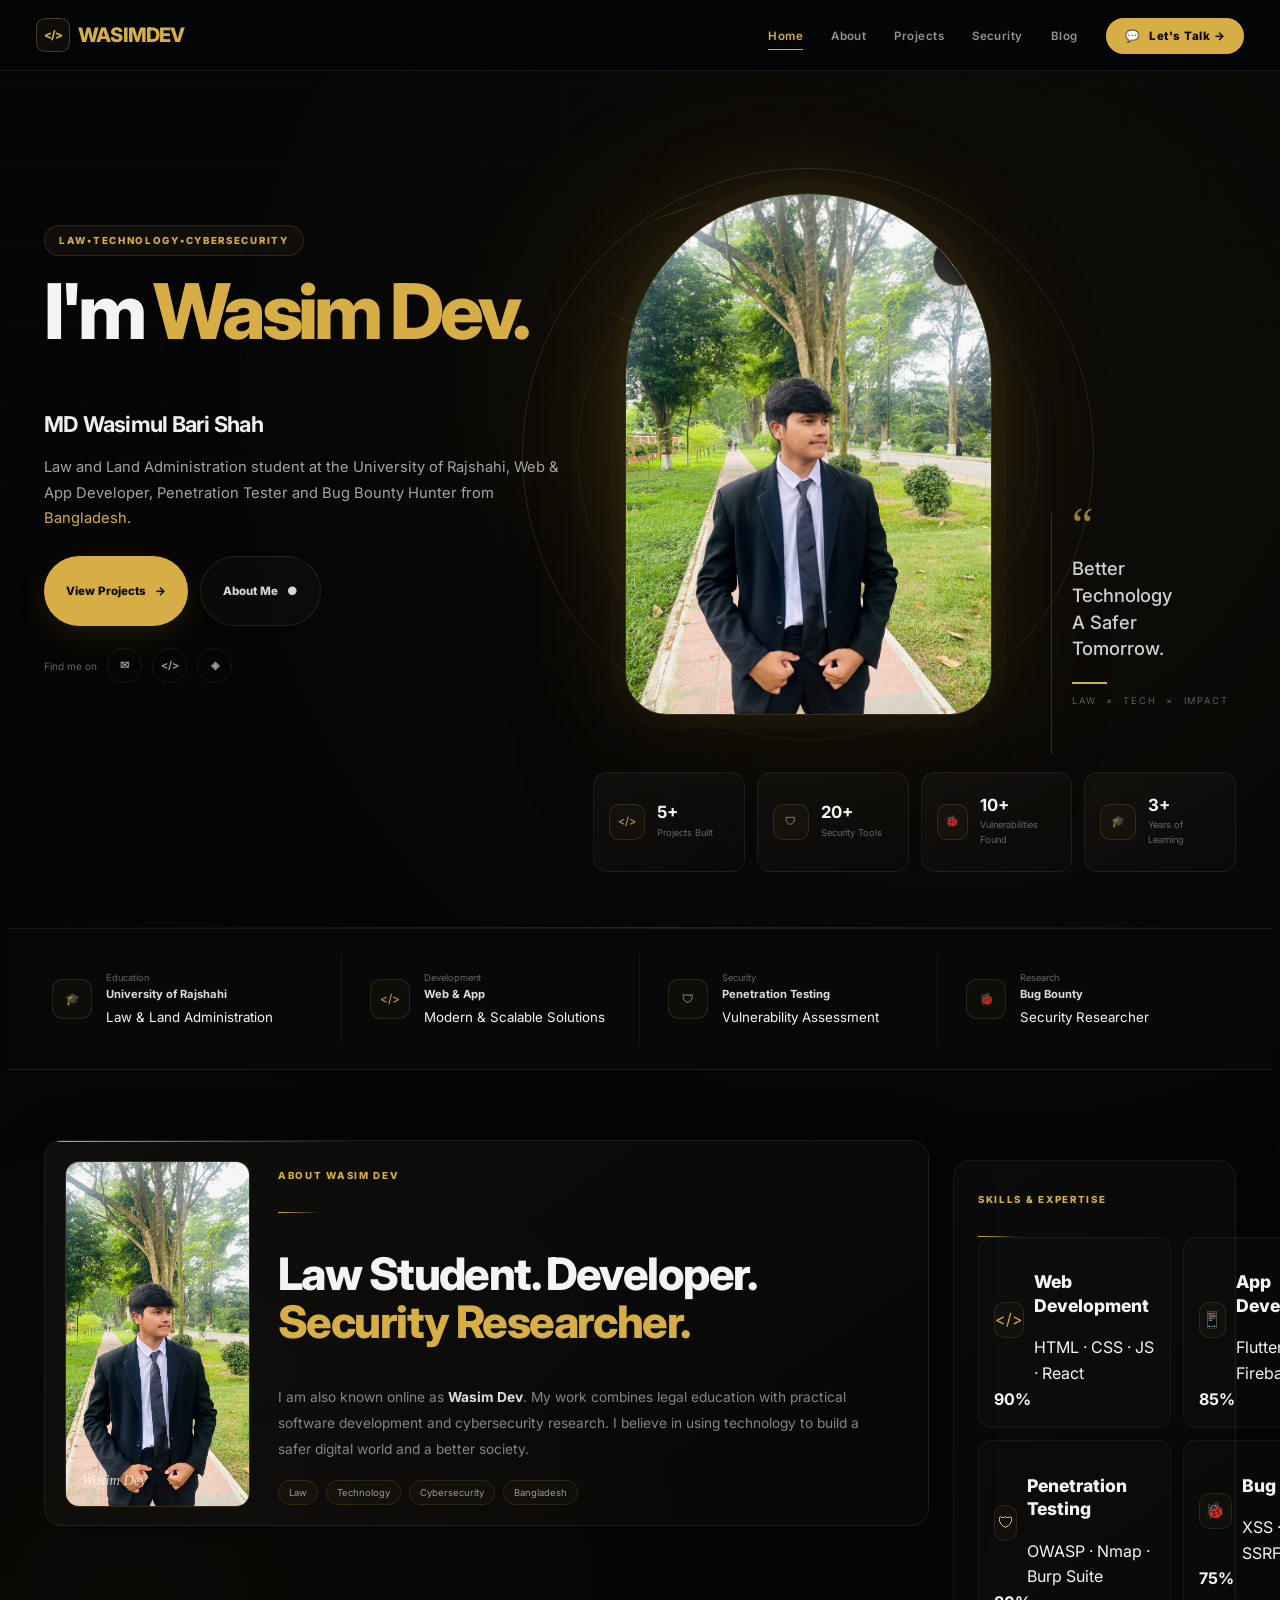
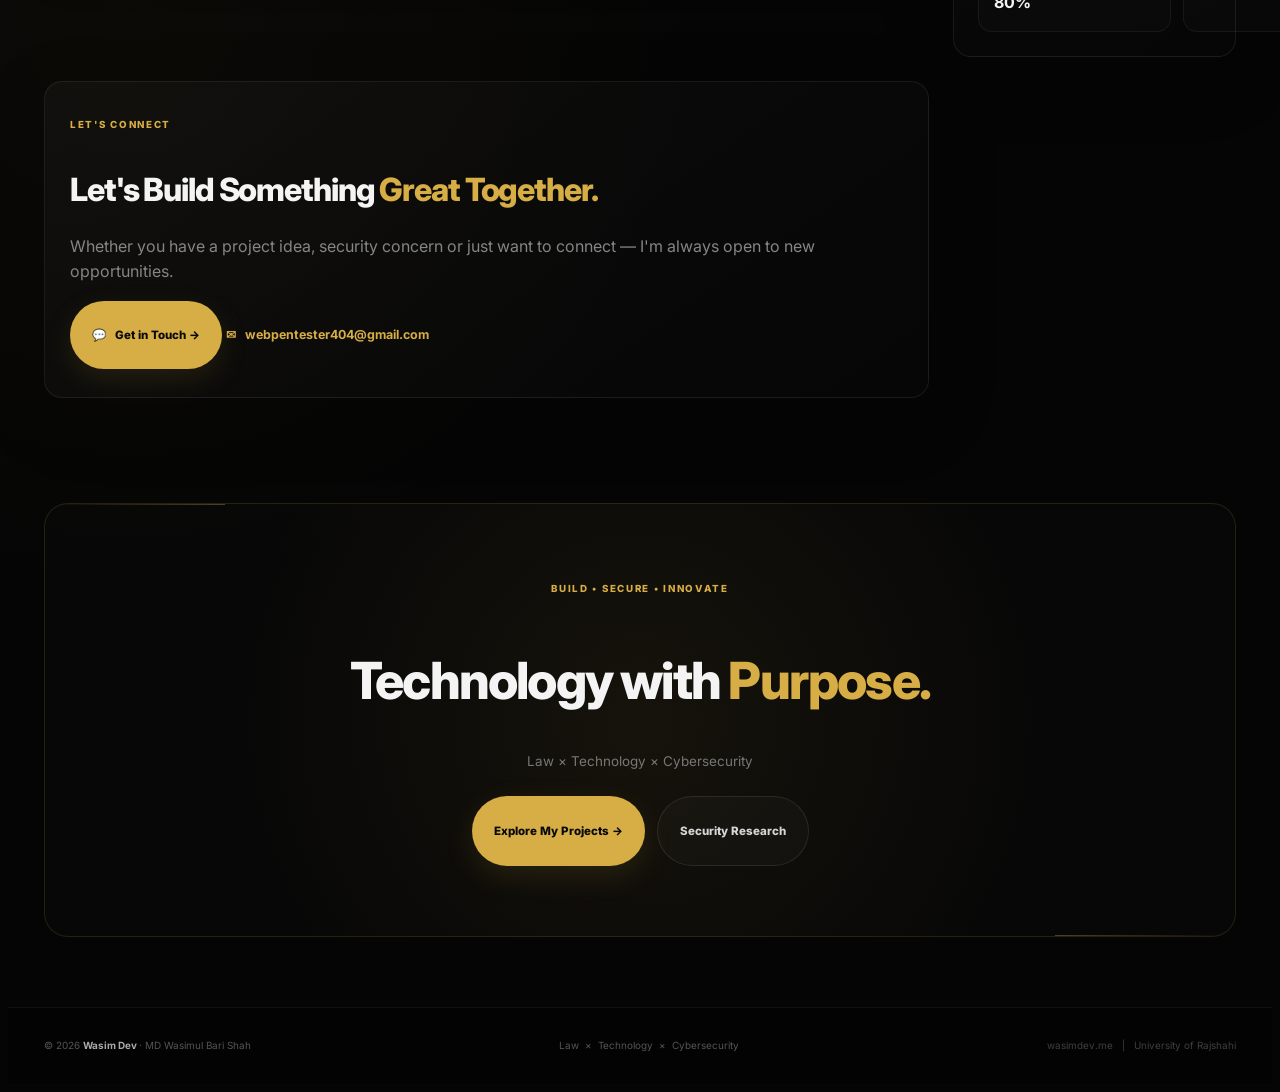
<file: index.html>
<!doctype html>
<html lang="en">

<head>

<meta charset="UTF-8">
<meta name="viewport" content="width=device-width, initial-scale=1">

<title>Wasim Dev — Law, Technology & Cybersecurity</title>

<meta
  name="description"
  content="MD Wasimul Bari Shah — Wasim Dev. Law and Land Administration student at the University of Rajshahi, web and app developer, penetration tester and bug bounty researcher from Bangladesh."
>

<meta name="author" content="MD Wasimul Bari Shah">

<meta
  name="keywords"
  content="Wasim Dev, Wasim, Wasimul Bari Shah, web developer Bangladesh, cybersecurity Bangladesh, penetration tester, bug bounty hunter, University of Rajshahi, law student"
>

<meta
  name="robots"
  content="index, follow, max-image-preview:large"
>

<link rel="canonical" href="https://wasimdev.me/">

<!-- =====================================================
     OPEN GRAPH
===================================================== -->

<meta property="og:type" content="website">

<meta
  property="og:title"
  content="Wasim Dev — Law, Technology & Cybersecurity"
>

<meta
  property="og:description"
  content="Law student, web developer, penetration tester and cybersecurity researcher from Bangladesh."
>

<meta
  property="og:url"
  content="https://wasimdev.me/"
>

<meta
  property="og:site_name"
  content="Wasim Dev"
>

<!-- =====================================================
     TWITTER
===================================================== -->

<meta
  name="twitter:card"
  content="summary_large_image"
>

<meta
  name="twitter:title"
  content="Wasim Dev — Law, Technology & Cybersecurity"
>

<meta
  name="twitter:description"
  content="Law student, web developer, penetration tester and cybersecurity researcher from Bangladesh."
>

<!-- =====================================================
     FONTS
===================================================== -->

<link rel="preconnect" href="https://fonts.googleapis.com">

<link
  rel="preconnect"
  href="https://fonts.gstatic.com"
  crossorigin
>

<link
  href="https://fonts.googleapis.com/css2?family=Inter:wght@400;500;600;700;800&display=swap"
  rel="stylesheet"
>

<!-- =====================================================
     MAIN CSS
===================================================== -->

<link
  rel="stylesheet"
  href="/assets/style.css"
>

<!-- =====================================================
     WEBSITE SCHEMA
===================================================== -->

<script type="application/ld+json">
{
  "@context": "https://schema.org",
  "@type": "WebSite",
  "name": "Wasim Dev",
  "url": "https://wasimdev.me/",
  "description": "Personal portfolio of MD Wasimul Bari Shah covering law, technology, web development and cybersecurity.",
  "publisher": {
    "@type": "Person",
    "name": "MD Wasimul Bari Shah",
    "url": "https://wasimdev.me/"
  }
}
</script>

<!-- =====================================================
     PERSON SCHEMA
===================================================== -->

<script type="application/ld+json">
{
  "@context": "https://schema.org",
  "@type": "Person",
  "name": "MD Wasimul Bari Shah",
  "alternateName": [
    "Wasim Dev",
    "Wasim",
    "WasimDev"
  ],
  "url": "https://wasimdev.me/",
  "sameAs":[
  "https://github.com/wasimshah04-pixel",
  "https://www.facebook.com/wasim.shah.7505468"
],
  "jobTitle": "Web Developer, Penetration Tester & Bug Bounty Researcher",
  "description": "Law and Land Administration student at the University of Rajshahi, web and app developer, penetration tester and cybersecurity researcher from Bangladesh.",
  "image": "https://wasimdev.me/assets/wasim-profile.webp",
  "alumniOf": {
    "@type": "CollegeOrUniversity",
    "name": "University of Rajshahi",
    "url": "https://www.ru.ac.bd/"
  }
}
</script>

</head>


<body>

<!-- =====================================================
     HEADER
===================================================== -->

<header class="site-header">

  <div class="container nav-inner">

    <a
      class="logo"
      href="/"
      aria-label="Wasim Dev Home"
    >

      <span class="logo-mark">&lt;/&gt;</span>

      <span>
        WASIM<span class="gold">DEV</span>
      </span>

    </a>


    <nav aria-label="Primary navigation">

      <ul class="nav-links">

        <li>
          <a
            class="active"
            href="/"
          >
            Home
          </a>
        </li>

        <li>
          <a href="/about/">
            About
          </a>
        </li>

        <li>
          <a href="/projects/">
            Projects
          </a>
        </li>

        <li>
          <a href="/security/">
            Security
          </a>
        </li>

        <li>
          <a href="/blog/">
            Blog
          </a>
        </li>

        <li>
          <a
            class="nav-cta"
            href="#contact"
          >
            💬 &nbsp; Let's Talk →
          </a>
        </li>

      </ul>


      <button
        class="menu"
        type="button"
        aria-label="Open navigation"
        aria-expanded="false"
      >
        ☰
      </button>

    </nav>

  </div>

</header>


<main>

<!-- =====================================================
     HERO
===================================================== -->

<section
  class="hero"
  id="home"
>

  <div class="container">

    <div class="hero-grid">

      <!-- HERO CONTENT -->

      <div class="hero-content">

        <span class="tag">
          LAW
          <span>•</span>
          TECHNOLOGY
          <span>•</span>
          CYBERSECURITY
        </span>


        <h1>
          I'm
          <span class="gold">
            Wasim Dev.
          </span>
        </h1>


        <h2>
          MD Wasimul Bari Shah
        </h2>


        <p class="hero-description">
          Law and Land Administration student at the University of
          Rajshahi, Web &amp; App Developer, Penetration Tester and
          Bug Bounty Hunter from
          <span class="gold">
            Bangladesh.
          </span>
        </p>


        <div class="hero-actions">

          <a
            class="btn btn-primary"
            href="/projects/"
          >
            View Projects
            <span>→</span>
          </a>


          <a
            class="btn btn-secondary"
            href="/about/"
          >
            About Me
            <span>●</span>
          </a>

        </div>


        <!-- SOCIAL LINKS -->

        <div class="social-row">

          <span>
            Find me on
          </span>


          <a
            href="mailto:webpentester404@gmail.com"
            aria-label="Email Wasim"
          >
            ✉
          </a>


          <a
            href="/projects/"
            aria-label="Wasim Dev Projects"
          >
            &lt;/&gt;
          </a>


          <a
            href="/security/"
            aria-label="Wasim Dev Security Research"
          >
            ◈
          </a>

        </div>

      </div>


      <!-- HERO VISUAL -->

      <div class="hero-visual">

        <div class="hero-photo">

          <div class="hero-glow"></div>

          <div class="hero-ring hero-ring-one"></div>

          <div class="hero-ring hero-ring-two"></div>


          <span class="network-line network-one"></span>

          <span class="network-line network-two"></span>

          <span class="network-line network-three"></span>


          <div class="portrait-frame">

            <img
              src="/assets/wasim-profile.webp"
              alt="MD Wasimul Bari Shah — Wasim Dev"
              loading="eager"
              fetchpriority="high"
              decoding="async"
            >


            <div
              class="law-symbol"
              aria-hidden="true"
            >
              ⚖
            </div>

          </div>

        </div>

      </div>


      <!-- HERO QUOTE -->

      <aside class="hero-quote">

        <div class="quote-mark">
          “
        </div>


        <p>
          Better<br>
          Technology<br>
          A Safer<br>
          Tomorrow.
        </p>


        <div class="quote-line"></div>


        <span>
          LAW &nbsp;×&nbsp; TECH &nbsp;×&nbsp; IMPACT
        </span>

      </aside>


      <!-- HERO STATS -->

      <div class="hero-stats">

        <div class="stat">

          <div class="stat-icon">
            &lt;/&gt;
          </div>

          <div>

            <strong
              data-count="5"
              data-suffix="+"
            >
              5+
            </strong>

            <span>
              Projects Built
            </span>

          </div>

        </div>


        <div class="stat">

          <div class="stat-icon">
            🛡
          </div>

          <div>

            <strong
              data-count="20"
              data-suffix="+"
            >
              20+
            </strong>

            <span>
              Security Tools
            </span>

          </div>

        </div>


        <div class="stat">

          <div class="stat-icon">
            🐞
          </div>

          <div>

            <strong
              data-count="10"
              data-suffix="+"
            >
              10+
            </strong>

            <span>
              Vulnerabilities Found
            </span>

          </div>

        </div>


        <div class="stat">

          <div class="stat-icon">
            🎓
          </div>

          <div>

            <strong
              data-count="3"
              data-suffix="+"
            >
              3+
            </strong>

            <span>
              Years of Learning
            </span>

          </div>

        </div>

      </div>

    </div>

  </div>

</section>


<!-- =====================================================
     QUICK INFO
===================================================== -->

<section class="quick-info">

  <div class="container">

    <div class="quick-info-grid">

      <div class="quick-item">

        <div class="quick-icon">
          🎓
        </div>

        <div>

          <span>
            Education
          </span>

          <strong>
            University of Rajshahi
          </strong>

          <small>
            Law &amp; Land Administration
          </small>

        </div>

      </div>


      <div class="quick-item">

        <div class="quick-icon">
          &lt;/&gt;
        </div>

        <div>

          <span>
            Development
          </span>

          <strong>
            Web &amp; App
          </strong>

          <small>
            Modern &amp; Scalable Solutions
          </small>

        </div>

      </div>


      <div class="quick-item">

        <div class="quick-icon">
          🛡
        </div>

        <div>

          <span>
            Security
          </span>

          <strong>
            Penetration Testing
          </strong>

          <small>
            Vulnerability Assessment
          </small>

        </div>

      </div>


      <div class="quick-item">

        <div class="quick-icon">
          🐞
        </div>

        <div>

          <span>
            Research
          </span>

          <strong>
            Bug Bounty
          </strong>

          <small>
            Security Researcher
          </small>

        </div>

      </div>

    </div>

  </div>

</section>


<!-- =====================================================
     ABOUT + SKILLS + CONTACT
===================================================== -->

<section
  class="about-section"
  id="about"
>

  <div class="container">

    <div class="about-grid">

      <!-- ABOUT CARD -->

      <div class="about-card">

        <div class="about-photo">

          <img
            src="/assets/wasim-profile.webp"
            alt="Wasim Dev"
            loading="lazy"
            decoding="async"
          >

          <span class="photo-signature">
            Wasim Dev
          </span>

        </div>


        <div class="about-content">

          <span class="section-label">
            ABOUT WASIM DEV
          </span>


          <div class="gold-line"></div>


          <h2>
            Law Student.
            Developer.
            <span class="gold">
              Security Researcher.
            </span>
          </h2>


          <p>
            I am also known online as
            <strong>Wasim Dev</strong>.
            My work combines legal education with practical software
            development and cybersecurity research. I believe in using
            technology to build a safer digital world and a better society.
          </p>


          <div class="chips">

            <span class="chip">
              Law
            </span>

            <span class="chip">
              Technology
            </span>

            <span class="chip">
              Cybersecurity
            </span>

            <span class="chip">
              Bangladesh
            </span>

          </div>

        </div>

      </div>


      <!-- SKILLS -->

      <div class="skills">

        <span class="section-label">
          SKILLS &amp; EXPERTISE
        </span>


        <div class="gold-line"></div>


        <div class="skill-grid">

          <!-- WEB -->

          <div class="skill-card">

            <div class="skill-top">

              <div class="skill-icon">
                &lt;/&gt;
              </div>

              <div>

                <h3>
                  Web Development
                </h3>

                <span>
                  HTML · CSS · JS · React
                </span>

              </div>

            </div>


            <div class="progress">

              <span
                class="skill-progress"
                data-width="90"
              ></span>

            </div>

            <b>
              90%
            </b>

          </div>


          <!-- APP -->

          <div class="skill-card">

            <div class="skill-top">

              <div class="skill-icon">
                📱
              </div>

              <div>

                <h3>
                  App Development
                </h3>

                <span>
                  Flutter · Dart · Firebase
                </span>

              </div>

            </div>


            <div class="progress">

              <span
                class="skill-progress"
                data-width="85"
              ></span>

            </div>

            <b>
              85%
            </b>

          </div>


          <!-- PENTESTING -->

          <div class="skill-card">

            <div class="skill-top">

              <div class="skill-icon">
                🛡
              </div>

              <div>

                <h3>
                  Penetration Testing
                </h3>

                <span>
                  OWASP · Nmap · Burp Suite
                </span>

              </div>

            </div>


            <div class="progress">

              <span
                class="skill-progress"
                data-width="80"
              ></span>

            </div>

            <b>
              80%
            </b>

          </div>


          <!-- BUG BOUNTY -->

          <div class="skill-card">

            <div class="skill-top">

              <div class="skill-icon">
                🐞
              </div>

              <div>

                <h3>
                  Bug Bounty
                </h3>

                <span>
                  XSS · SQLi · SSRF
                </span>

              </div>

            </div>


            <div class="progress">

              <span
                class="skill-progress"
                data-width="75"
              ></span>

            </div>

            <b>
              75%
            </b>

          </div>

        </div>

      </div>


      <!-- CONTACT CARD -->

      <aside
        class="contact-card"
        id="contact"
      >

        <span class="section-label">
          LET'S CONNECT
        </span>


        <h2>
          Let's Build Something
          <span class="gold">
            Great Together.
          </span>
        </h2>


        <p>
          Whether you have a project idea, security concern or
          just want to connect — I'm always open to new opportunities.
        </p>


        <a
          class="btn btn-primary"
          href="mailto:webpentester404@gmail.com"
        >
          💬 &nbsp; Get in Touch →
        </a>


        <a
          class="email-link"
          href="mailto:webpentester404@gmail.com"
        >
          ✉ &nbsp; webpentester404@gmail.com
        </a>

      </aside>

    </div>

  </div>

</section>


<!-- =====================================================
     FINAL CTA
===================================================== -->

<section class="final-cta">

  <div class="container">

    <div class="final-cta-inner">

      <span class="section-label">
        BUILD • SECURE • INNOVATE
      </span>


      <h2>
        Technology with
        <span class="gold">
          Purpose.
        </span>
      </h2>


      <p>
        Law × Technology × Cybersecurity
      </p>


      <div class="hero-actions">

        <a
          class="btn btn-primary"
          href="/projects/"
        >
          Explore My Projects →
        </a>


        <a
          class="btn btn-secondary"
          href="/security/"
        >
          Security Research
        </a>

      </div>

    </div>

  </div>

</section>

</main>


<!-- =====================================================
     FOOTER
===================================================== -->

<footer>

  <div class="container footer-inner">

    <div>

      ©
      <span id="year"></span>

      <strong>
        Wasim Dev
      </strong>

      · MD Wasimul Bari Shah

    </div>


    <div>

      Law &nbsp;×&nbsp;
      Technology &nbsp;×&nbsp;
      Cybersecurity

    </div>


    <div>

      wasimdev.me

      &nbsp; | &nbsp;

      University of Rajshahi

    </div>

  </div>

</footer>


<!-- =====================================================
     JAVASCRIPT
===================================================== -->

<script
  src="/assets/script.js"
  defer
></script>

</body>

</html>
</file>
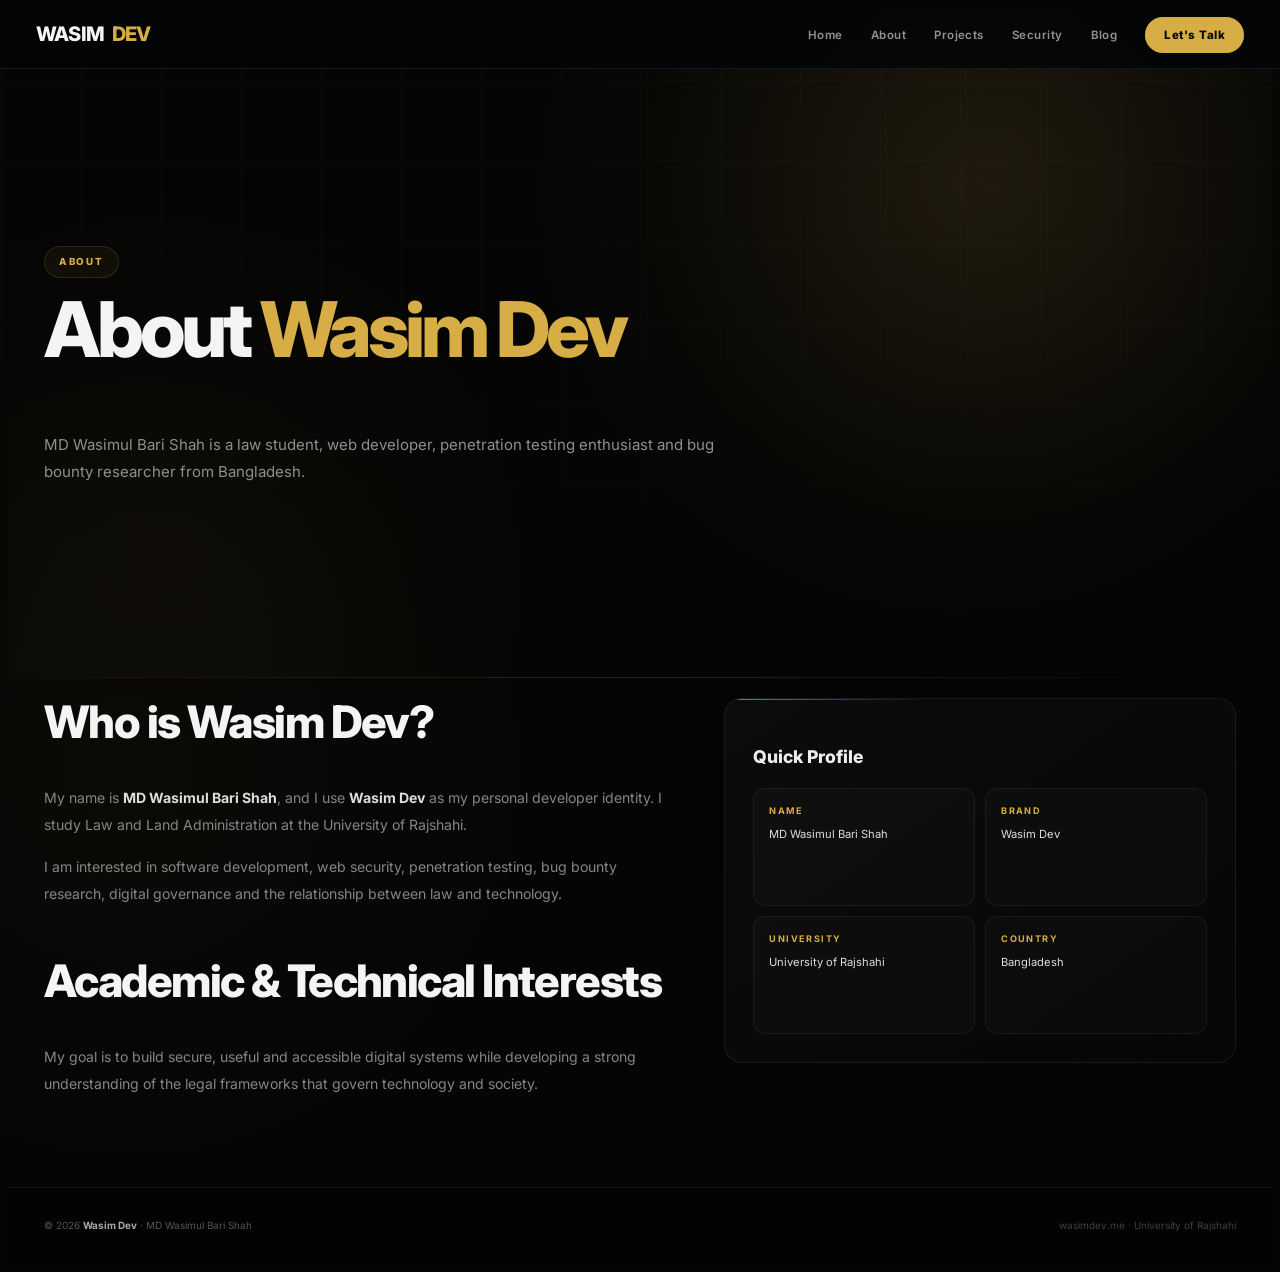
<file: about/Index.html>
<!doctype html><html lang="en"><head>
<meta charset="UTF-8"><meta name="viewport" content="width=device-width,initial-scale=1">
<title>About Wasim Dev | MD Wasimul Bari Shah</title>
<meta name="description" content="Learn about Wasim Dev (MD Wasimul Bari Shah), a University of Rajshahi law student, web developer and cybersecurity enthusiast from Bangladesh.">
<meta name="author" content="MD Wasimul Bari Shah">
<link rel="canonical" href="https://wasimdev.me/about">
<meta property="og:type" content="website"><meta property="og:title" content="About Wasim Dev | MD Wasimul Bari Shah"><meta property="og:description" content="Learn about Wasim Dev (MD Wasimul Bari Shah), a University of Rajshahi law student, web developer and cybersecurity enthusiast from Bangladesh."><meta property="og:url" content="https://wasimdev.me/about"><meta property="og:site_name" content="Wasim Dev">
<meta name="twitter:card" content="summary_large_image"><meta name="twitter:title" content="About Wasim Dev | MD Wasimul Bari Shah"><meta name="twitter:description" content="Learn about Wasim Dev (MD Wasimul Bari Shah), a University of Rajshahi law student, web developer and cybersecurity enthusiast from Bangladesh.">
<link rel="preconnect" href="https://fonts.googleapis.com"><link rel="preconnect" href="https://fonts.gstatic.com" crossorigin>
<link href="https://fonts.googleapis.com/css2?family=Inter:wght@400;500;600;700;800&display=swap" rel="stylesheet">
<link rel="stylesheet" href="/assets/style.css">
<script type="application/ld+json">
{
  "@context":"https://schema.org",
  "@type":"WebSite",
  "name":"Wasim Dev",
  "alternateName":["Wasim","WasimDev","MD Wasimul Bari Shah"],
  "url":"https://wasimdev.me/"
}
</script>
<script type="application/ld+json">
{
  "@context":"https://schema.org",
  "@type":"Person",
  "@id":"https://wasimdev.me/#person",
  "name":"MD Wasimul Bari Shah",
  "alternateName":["Wasim","Wasim Dev","WasimDev"],
  "url":"https://wasimdev.me/",
  "jobTitle":"Web Developer & Security Researcher",
  "description":"Law student, Web & App Developer, Penetration Tester and Bug Bounty Hunter.",
  "affiliation":{"@type":"CollegeOrUniversity","name":"University of Rajshahi","url":"https://www.ru.ac.bd/"},
  "knowsAbout":["Web Development","App Development","Cybersecurity","Penetration Testing","Bug Bounty Hunting","Law","Land Administration"]
}
</script>
</head>
<body><nav><div class="container nav-inner">
<a class="logo" href="/">WASIM<span>DEV</span></a>
<ul class="nav-links">
<li><a href="/">Home</a></li><li><a href="/about">About</a></li><li><a href="/projects">Projects</a></li><li><a href="/security">Security</a></li><li><a href="/blog">Blog</a></li><li><a class="nav-cta" href="/#contact">Let's Talk</a></li>
</ul><button class="menu" aria-label="Open navigation" aria-expanded="false">☰</button>
</div></nav><main><section class="page-hero"><div class="container"><span class="tag">About</span><h1>About <span class="gold">Wasim Dev</span></h1><p class="lead">MD Wasimul Bari Shah is a law student, web developer, penetration testing enthusiast and bug bounty researcher from Bangladesh.</p></div></section>
<section><div class="container about-layout"><article><h2>Who is Wasim Dev?</h2><p>My name is <strong>MD Wasimul Bari Shah</strong>, and I use <strong>Wasim Dev</strong> as my personal developer identity. I study Law and Land Administration at the University of Rajshahi.</p><p>I am interested in software development, web security, penetration testing, bug bounty research, digital governance and the relationship between law and technology.</p><h2>Academic & Technical Interests</h2><p>My goal is to build secure, useful and accessible digital systems while developing a strong understanding of the legal frameworks that govern technology and society.</p></article><aside class="card"><h3>Quick Profile</h3><div class="facts"><div class="fact"><strong>Name</strong><span>MD Wasimul Bari Shah</span></div><div class="fact"><strong>Brand</strong><span>Wasim Dev</span></div><div class="fact"><strong>University</strong><span>University of Rajshahi</span></div><div class="fact"><strong>Country</strong><span>Bangladesh</span></div></div></aside></div></section></main><footer><div class="container footer-inner"><div>© <span id="year"></span> <strong>Wasim Dev</strong> · MD Wasimul Bari Shah</div><div>wasimdev.me · University of Rajshahi</div></div></footer><script src="/assets/script.js" defer></script></body></html>
</file>
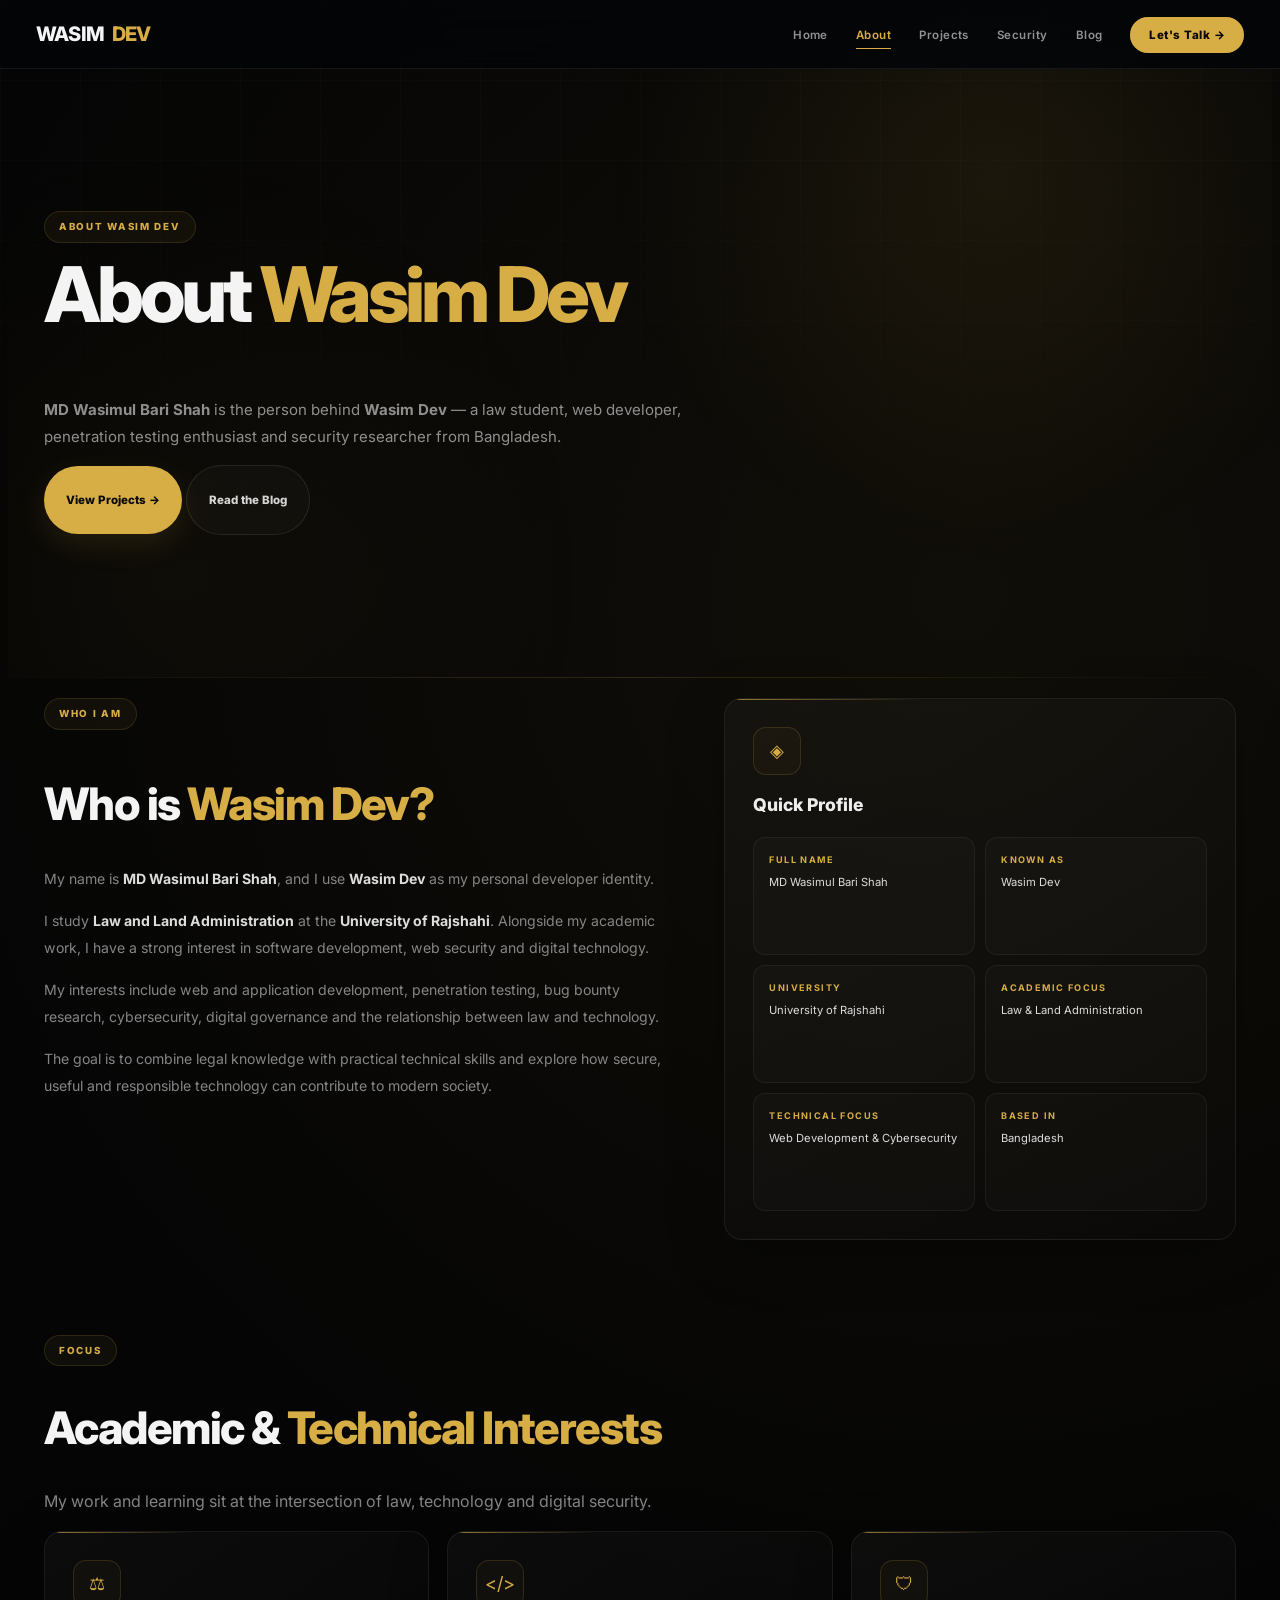
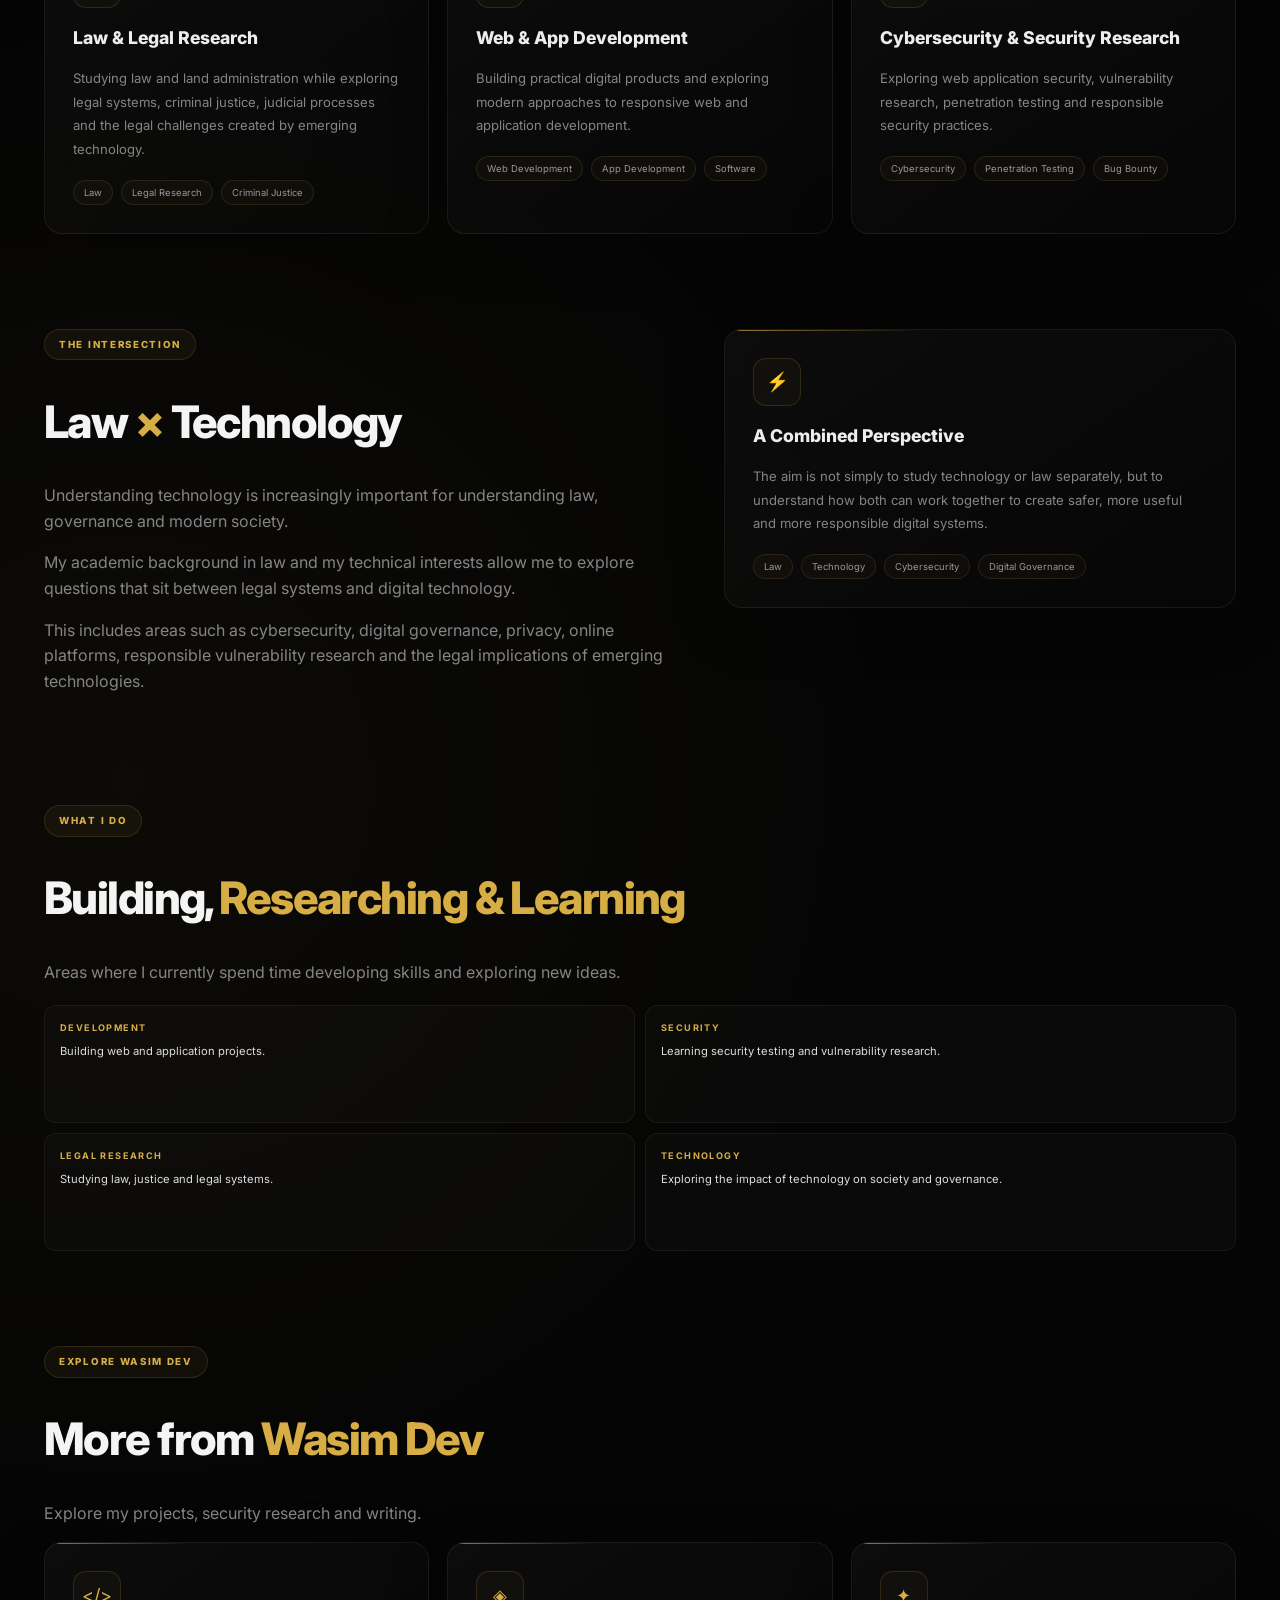
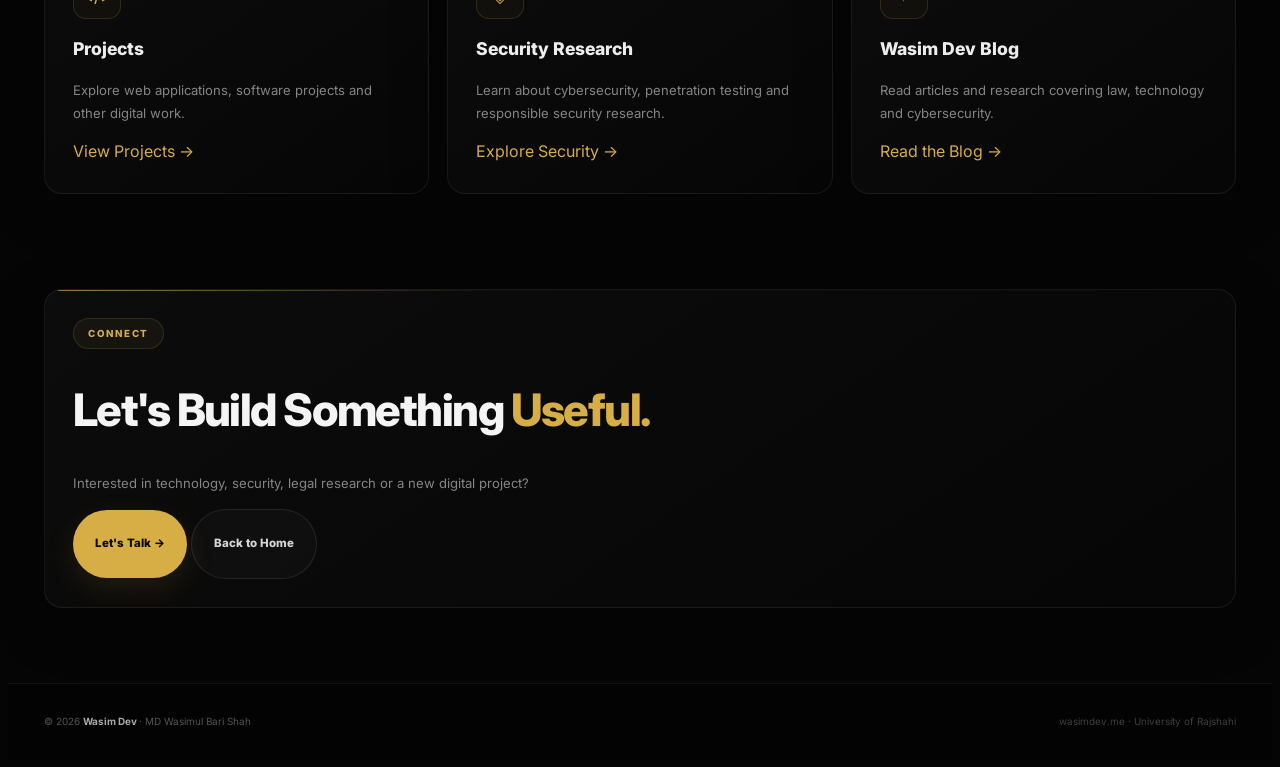
<file: about/index.html>
<!doctype html>
<html lang="en">

<head>

  <meta charset="UTF-8">

  <meta
    name="viewport"
    content="width=device-width, initial-scale=1"
  >

  <!-- =====================================================
       PRIMARY SEO
  ====================================================== -->

  <title>
    About Wasim Dev | MD Wasimul Bari Shah | Developer & Security Researcher
  </title>

  <meta
    name="description"
    content="Learn about Wasim Dev, the developer identity of MD Wasimul Bari Shah — a University of Rajshahi law student, web developer and security researcher from Bangladesh exploring law, technology and cybersecurity."
  >

  <meta
    name="author"
    content="MD Wasimul Bari Shah"
  >

  <meta
    name="robots"
    content="index, follow, max-image-preview:large, max-snippet:-1, max-video-preview:-1"
  >

  <link
    rel="canonical"
    href="https://wasimdev.me/about/"
  >


  <!-- =====================================================
       OPEN GRAPH
  ====================================================== -->

  <meta
    property="og:type"
    content="profile"
  >

  <meta
    property="og:title"
    content="About Wasim Dev | MD Wasimul Bari Shah"
  >

  <meta
    property="og:description"
    content="Learn about Wasim Dev (MD Wasimul Bari Shah), a University of Rajshahi law student, web developer and security researcher from Bangladesh."
  >

  <meta
    property="og:url"
    content="https://wasimdev.me/about/"
  >

  <meta
    property="og:site_name"
    content="Wasim Dev"
  >

  <meta
    property="og:locale"
    content="en_US"
  >

  <meta
    property="og:image"
    content="https://wasimdev.me/assets/wasim-profile.webp"
  >

  <meta
    property="og:image:alt"
    content="MD Wasimul Bari Shah — Wasim Dev"
  >


  <!-- =====================================================
       TWITTER / X
  ====================================================== -->

  <meta
    name="twitter:card"
    content="summary_large_image"
  >

  <meta
    name="twitter:title"
    content="About Wasim Dev | MD Wasimul Bari Shah"
  >

  <meta
    name="twitter:description"
    content="Learn about Wasim Dev (MD Wasimul Bari Shah), a University of Rajshahi law student, web developer and security researcher from Bangladesh."
  >

  <meta
    name="twitter:image"
    content="https://wasimdev.me/assets/wasim-profile.webp"
  >

  <meta
    name="twitter:image:alt"
    content="MD Wasimul Bari Shah — Wasim Dev"
  >


  <!-- =====================================================
       THEME
  ====================================================== -->

  <meta
    name="theme-color"
    content="#050505"
  >

  <meta
    name="color-scheme"
    content="dark"
  >


  <!-- =====================================================
       FONTS
  ====================================================== -->

  <link
    rel="preconnect"
    href="https://fonts.googleapis.com"
  >

  <link
    rel="preconnect"
    href="https://fonts.gstatic.com"
    crossorigin
  >

  <link
    href="https://fonts.googleapis.com/css2?family=Inter:wght@400;500;600;700;800&display=swap"
    rel="stylesheet"
  >


  <!-- =====================================================
       MAIN CSS
  ====================================================== -->

  <link
    rel="stylesheet"
    href="/assets/style.css"
  >


  <!-- =====================================================
       PERSON ENTITY
  ====================================================== -->

  <script type="application/ld+json">
  {
    "@context": "https://schema.org",
    "@type": "Person",
    "@id": "https://wasimdev.me/#person",
    "name": "MD Wasimul Bari Shah",
    "alternateName": [
      "Wasim Dev",
      "WasimDev",
      "Wasim Shah",
      "Developer Wasim",
      "Wasimul Bari Shah"
    ],
    "url": "https://wasimdev.me/",
    "sameAs": [
  "https://github.com/wasimshah04-pixel",
  "https://www.facebook.com/wasim.shah.7505468"
   ],
   "image": "https://wasimdev.me/assets/wasim-profile.webp",
    "jobTitle": "Web & App Developer, Security Researcher",
    "description": "MD Wasimul Bari Shah, known online as Wasim Dev, is a law student, web developer and security researcher from Bangladesh.",
    "affiliation": {
      "@type": "CollegeOrUniversity",
      "name": "University of Rajshahi",
      "url": "https://www.ru.ac.bd/"
    },
    "knowsAbout": [
      "Law",
      "Land Administration",
      "Legal Research",
      "Criminal Law",
      "Web Development",
      "App Development",
      "Cybersecurity",
      "Penetration Testing",
      "Bug Bounty Hunting",
      "Digital Security",
      "Technology"
    ]
  }
  </script>


  <!-- =====================================================
       ABOUT PAGE SCHEMA
  ====================================================== -->

  <script type="application/ld+json">
  {
    "@context": "https://schema.org",
    "@type": "AboutPage",
    "@id": "https://wasimdev.me/about/#webpage",
    "url": "https://wasimdev.me/about/",
    "name": "About Wasim Dev | MD Wasimul Bari Shah",
    "headline": "About Wasim Dev",
    "description": "About MD Wasimul Bari Shah, known online as Wasim Dev — a University of Rajshahi law student, web developer and security researcher from Bangladesh.",
    "inLanguage": "en",
    "isPartOf": {
      "@type": "WebSite",
      "@id": "https://wasimdev.me/#website",
      "url": "https://wasimdev.me/",
      "name": "Wasim Dev"
    },
    "mainEntity": {
      "@id": "https://wasimdev.me/#person"
    }
  }
  </script>


  <!-- =====================================================
       BREADCRUMB SCHEMA
  ====================================================== -->

  <script type="application/ld+json">
  {
    "@context": "https://schema.org",
    "@type": "BreadcrumbList",
    "itemListElement": [
      {
        "@type": "ListItem",
        "position": 1,
        "name": "Home",
        "item": "https://wasimdev.me/"
      },
      {
        "@type": "ListItem",
        "position": 2,
        "name": "About",
        "item": "https://wasimdev.me/about/"
      }
    ]
  }
  </script>


</head>


<body>


  <!-- =====================================================
       NAVIGATION
  ====================================================== -->

  <nav>

    <div class="container nav-inner">

      <a
        class="logo"
        href="/"
        aria-label="Wasim Dev - Home"
      >
        WASIM<span>DEV</span>
      </a>


      <ul class="nav-links">

        <li>
          <a href="/">
            Home
          </a>
        </li>

        <li>
          <a
            class="active"
            href="/about/"
            aria-current="page"
          >
            About
          </a>
        </li>

        <li>
          <a href="/projects/">
            Projects
          </a>
        </li>

        <li>
          <a href="/security/">
            Security
          </a>
        </li>

        <li>
          <a href="/blog/">
            Blog
          </a>
        </li>

        <li>
          <a
            class="nav-cta"
            href="/#contact"
          >
            Let's Talk →
          </a>
        </li>

      </ul>


      <button
        class="menu"
        type="button"
        aria-label="Open navigation"
        aria-expanded="false"
      >
        ☰
      </button>

    </div>

  </nav>



  <main>


    <!-- =====================================================
         HERO
    ====================================================== -->

    <section class="page-hero">

      <div class="container">

        <span class="tag">
          ABOUT WASIM DEV
        </span>


        <h1>
          About
          <span class="gold">
            Wasim Dev
          </span>
        </h1>


        <p class="lead">
          <strong>MD Wasimul Bari Shah</strong> is the person behind
          <strong>Wasim Dev</strong> — a law student, web developer,
          penetration testing enthusiast and security researcher
          from Bangladesh.
        </p>


        <div class="actions">

          <a
            class="btn btn-primary"
            href="/projects/"
          >
            View Projects →
          </a>


          <a
            class="btn btn-secondary"
            href="/blog/"
          >
            Read the Blog
          </a>

        </div>

      </div>

    </section>



    <!-- =====================================================
         WHO IS WASIM DEV?
    ====================================================== -->

    <section>

      <div class="container about-layout">


        <article>

          <span class="tag">
            WHO I AM
          </span>


          <h2>
            Who is
            <span class="gold">
              Wasim Dev?
            </span>
          </h2>


          <p class="lead">

            My name is
            <strong>MD Wasimul Bari Shah</strong>,
            and I use <strong>Wasim Dev</strong> as my personal
            developer identity.

          </p>


          <p>

            I study <strong>Law and Land Administration</strong>
            at the <strong>University of Rajshahi</strong>.
            Alongside my academic work, I have a strong interest
            in software development, web security and digital
            technology.

          </p>


          <p>

            My interests include web and application development,
            penetration testing, bug bounty research, cybersecurity,
            digital governance and the relationship between
            law and technology.

          </p>


          <p>

            The goal is to combine legal knowledge with practical
            technical skills and explore how secure, useful and
            responsible technology can contribute to modern society.

          </p>

        </article>



        <!-- =================================================
             QUICK PROFILE
        ================================================== -->

        <aside class="card">

          <div class="icon">
            ◈
          </div>


          <h3>
            Quick Profile
          </h3>


          <div class="facts">


            <div class="fact">

              <strong>
                Full Name
              </strong>

              <span>
                MD Wasimul Bari Shah
              </span>

            </div>


            <div class="fact">

              <strong>
                Known As
              </strong>

              <span>
                Wasim Dev
              </span>

            </div>


            <div class="fact">

              <strong>
                University
              </strong>

              <span>
                University of Rajshahi
              </span>

            </div>


            <div class="fact">

              <strong>
                Academic Focus
              </strong>

              <span>
                Law & Land Administration
              </span>

            </div>


            <div class="fact">

              <strong>
                Technical Focus
              </strong>

              <span>
                Web Development & Cybersecurity
              </span>

            </div>


            <div class="fact">

              <strong>
                Based In
              </strong>

              <span>
                Bangladesh
              </span>

            </div>


          </div>

        </aside>


      </div>

    </section>



    <!-- =====================================================
         ACADEMIC & TECHNICAL INTERESTS
    ====================================================== -->

    <section>

      <div class="container">


        <div class="section-head">

          <span class="tag">
            FOCUS
          </span>


          <h2>
            Academic &
            <span class="gold">
              Technical Interests
            </span>
          </h2>


          <p>
            My work and learning sit at the intersection of
            law, technology and digital security.
          </p>

        </div>



        <div class="grid">


          <!-- LAW -->

          <article class="card">

            <div class="icon">
              ⚖
            </div>


            <h3>
              Law & Legal Research
            </h3>


            <p>

              Studying law and land administration while exploring
              legal systems, criminal justice, judicial processes
              and the legal challenges created by emerging technology.

            </p>


            <div class="chips">

              <span class="chip">
                Law
              </span>

              <span class="chip">
                Legal Research
              </span>

              <span class="chip">
                Criminal Justice
              </span>

            </div>

          </article>



          <!-- DEVELOPMENT -->

          <article class="card">

            <div class="icon">
              &lt;/&gt;
            </div>


            <h3>
              Web & App Development
            </h3>


            <p>

              Building practical digital products and exploring
              modern approaches to responsive web and application
              development.

            </p>


            <div class="chips">

              <span class="chip">
                Web Development
              </span>

              <span class="chip">
                App Development
              </span>

              <span class="chip">
                Software
              </span>

            </div>

          </article>



          <!-- SECURITY -->

          <article class="card">

            <div class="icon">
              🛡
            </div>


            <h3>
              Cybersecurity & Security Research
            </h3>


            <p>

              Exploring web application security, vulnerability
              research, penetration testing and responsible
              security practices.

            </p>


            <div class="chips">

              <span class="chip">
                Cybersecurity
              </span>

              <span class="chip">
                Penetration Testing
              </span>

              <span class="chip">
                Bug Bounty
              </span>

            </div>

          </article>


        </div>

      </div>

    </section>



    <!-- =====================================================
         LAW × TECHNOLOGY
    ====================================================== -->

    <section>

      <div class="container about-layout">


        <div>

          <span class="tag">
            THE INTERSECTION
          </span>


          <h2>
            Law
            <span class="gold">×</span>
            Technology
          </h2>


          <p class="lead">

            Understanding technology is increasingly important
            for understanding law, governance and modern society.

          </p>


          <p>

            My academic background in law and my technical interests
            allow me to explore questions that sit between legal
            systems and digital technology.

          </p>


          <p>

            This includes areas such as cybersecurity, digital
            governance, privacy, online platforms, responsible
            vulnerability research and the legal implications
            of emerging technologies.

          </p>

        </div>


        <div class="card">

          <div class="icon">
            ⚡
          </div>


          <h3>
            A Combined Perspective
          </h3>


          <p>

            The aim is not simply to study technology or law
            separately, but to understand how both can work together
            to create safer, more useful and more responsible
            digital systems.

          </p>


          <div class="chips">

            <span class="chip">
              Law
            </span>

            <span class="chip">
              Technology
            </span>

            <span class="chip">
              Cybersecurity
            </span>

            <span class="chip">
              Digital Governance
            </span>

          </div>

        </div>


      </div>

    </section>



    <!-- =====================================================
         WHAT I DO
    ====================================================== -->

    <section>

      <div class="container">


        <div class="section-head">

          <span class="tag">
            WHAT I DO
          </span>


          <h2>
            Building,
            <span class="gold">
              Researching & Learning
            </span>
          </h2>


          <p>
            Areas where I currently spend time developing skills
            and exploring new ideas.
          </p>

        </div>



        <div class="facts">


          <div class="fact">

            <strong>
              Development
            </strong>

            <span>
              Building web and application projects.
            </span>

          </div>


          <div class="fact">

            <strong>
              Security
            </strong>

            <span>
              Learning security testing and vulnerability research.
            </span>

          </div>


          <div class="fact">

            <strong>
              Legal Research
            </strong>

            <span>
              Studying law, justice and legal systems.
            </span>

          </div>


          <div class="fact">

            <strong>
              Technology
            </strong>

            <span>
              Exploring the impact of technology on society and governance.
            </span>

          </div>


        </div>

      </div>

    </section>



    <!-- =====================================================
         EXPLORE
    ====================================================== -->

    <section>

      <div class="container">


        <div class="section-head">

          <span class="tag">
            EXPLORE WASIM DEV
          </span>


          <h2>
            More from
            <span class="gold">
              Wasim Dev
            </span>
          </h2>


          <p>
            Explore my projects, security research and writing.
          </p>

        </div>



        <div class="grid">


          <a
            class="card"
            href="/projects/"
          >

            <div class="icon">
              &lt;/&gt;
            </div>


            <h3>
              Projects
            </h3>


            <p>
              Explore web applications, software projects
              and other digital work.
            </p>


            <span class="gold">
              View Projects →
            </span>

          </a>



          <a
            class="card"
            href="/security/"
          >

            <div class="icon">
              ◈
            </div>


            <h3>
              Security Research
            </h3>


            <p>
              Learn about cybersecurity, penetration testing
              and responsible security research.
            </p>


            <span class="gold">
              Explore Security →
            </span>

          </a>



          <a
            class="card"
            href="/blog/"
          >

            <div class="icon">
              ✦
            </div>


            <h3>
              Wasim Dev Blog
            </h3>


            <p>
              Read articles and research covering law,
              technology and cybersecurity.
            </p>


            <span class="gold">
              Read the Blog →
            </span>

          </a>


        </div>

      </div>

    </section>



    <!-- =====================================================
         CONTACT CTA
    ====================================================== -->

    <section id="contact">

      <div class="container">


        <div class="card">

          <span class="tag">
            CONNECT
          </span>


          <h2>
            Let's Build Something
            <span class="gold">
              Useful.
            </span>
          </h2>


          <p class="lead">

            Interested in technology, security, legal research
            or a new digital project?

          </p>


          <div class="actions">

            <a
              class="btn btn-primary"
              href="/#contact"
            >
              Let's Talk →
            </a>


            <a
              class="btn btn-secondary"
              href="/"
            >
              Back to Home
            </a>

          </div>

        </div>

      </div>

    </section>


  </main>



  <!-- =====================================================
       FOOTER
  ====================================================== -->

  <footer>

    <div class="container footer-inner">

      <div>

        © <span id="year"></span>

        <strong>
          Wasim Dev
        </strong>

        · MD Wasimul Bari Shah

      </div>


      <div>

        wasimdev.me · University of Rajshahi

      </div>

    </div>

  </footer>



  <!-- =====================================================
       JAVASCRIPT
  ====================================================== -->

  <script
    src="/assets/script.js"
    defer
  ></script>

</body>

</html>
</file>
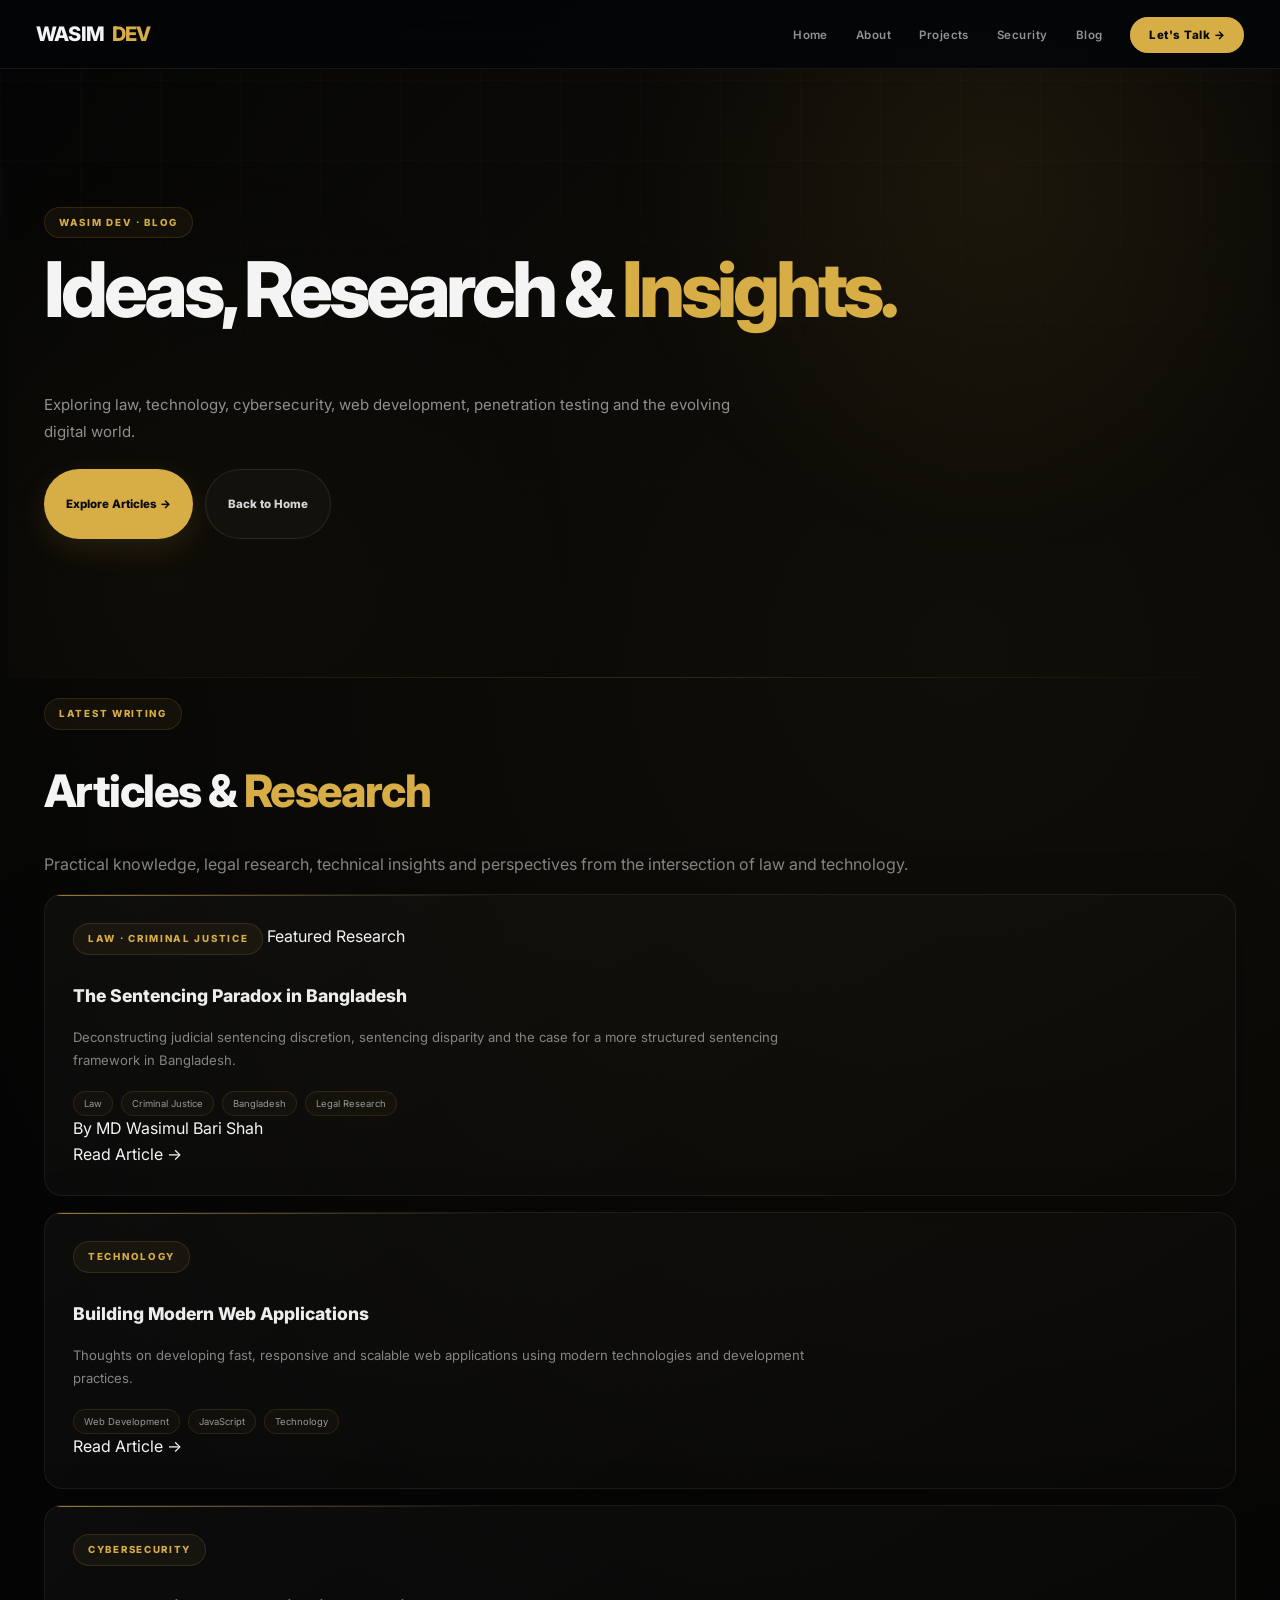
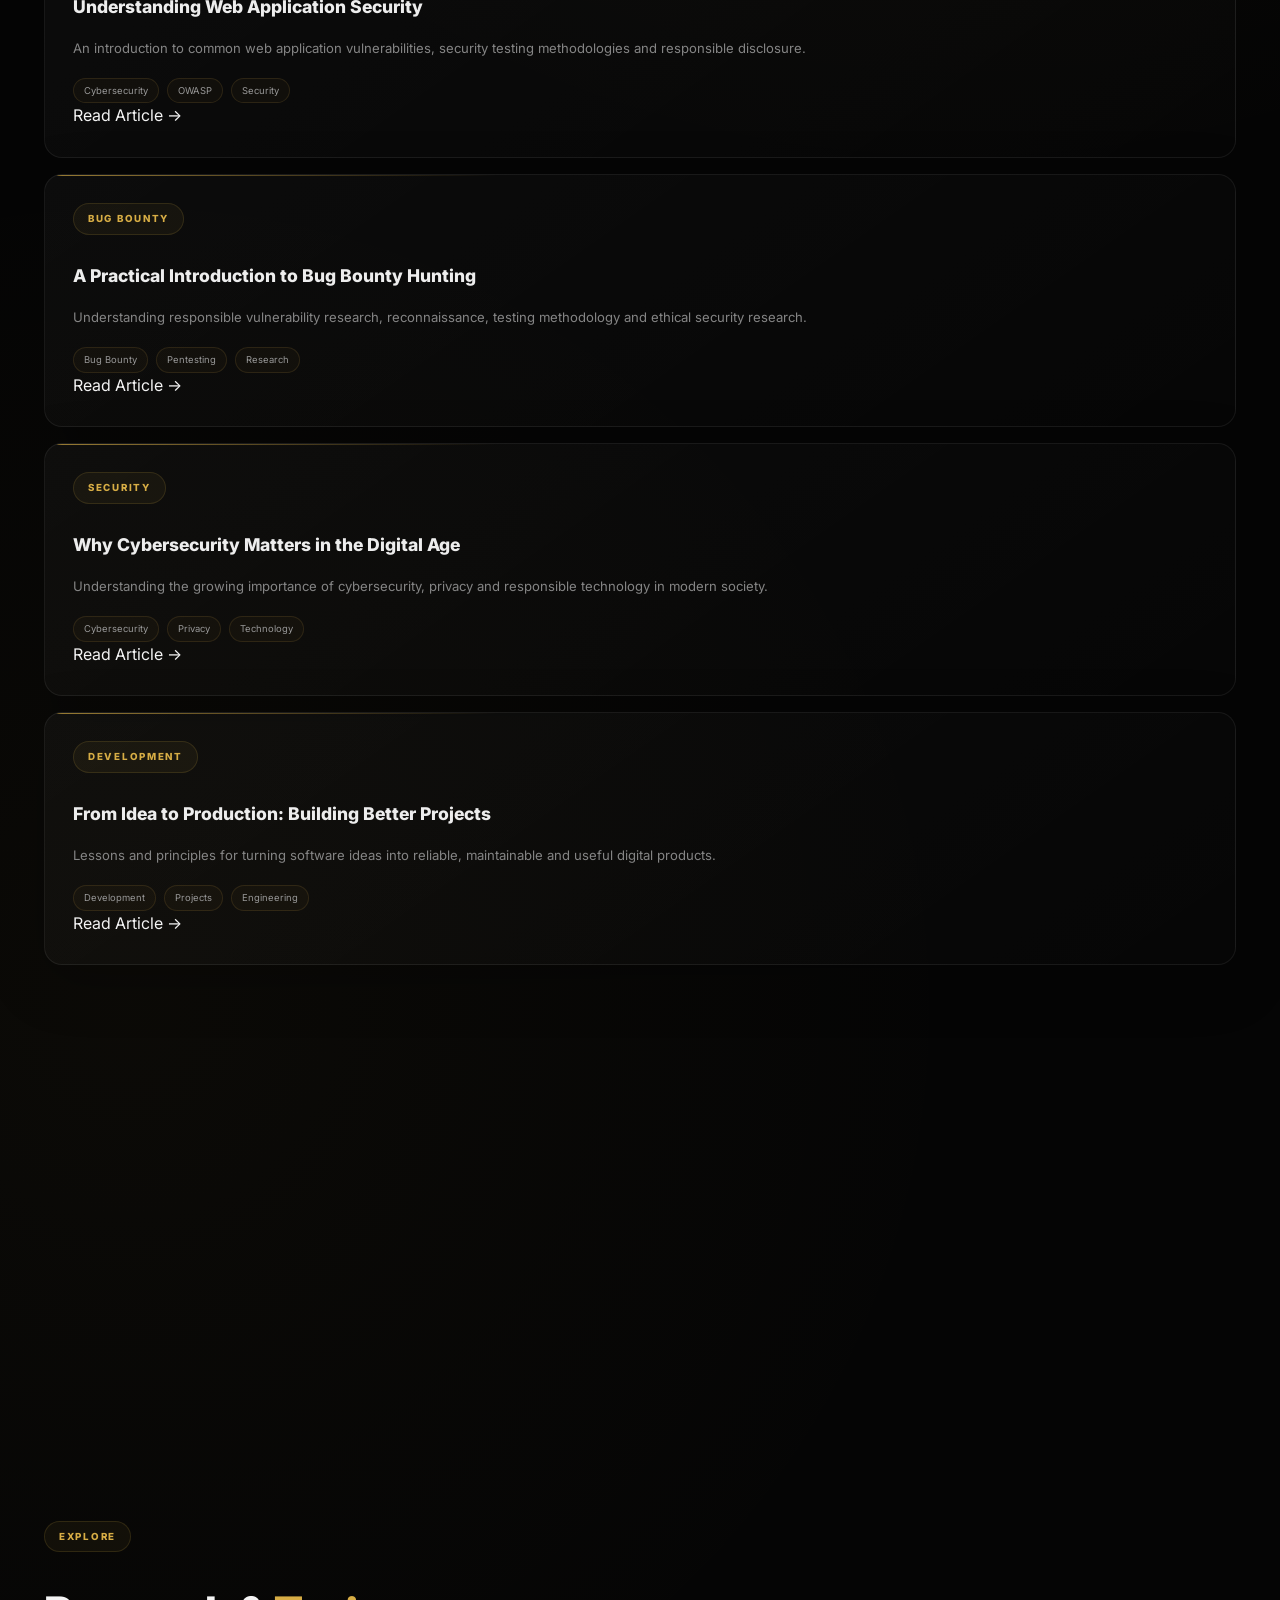
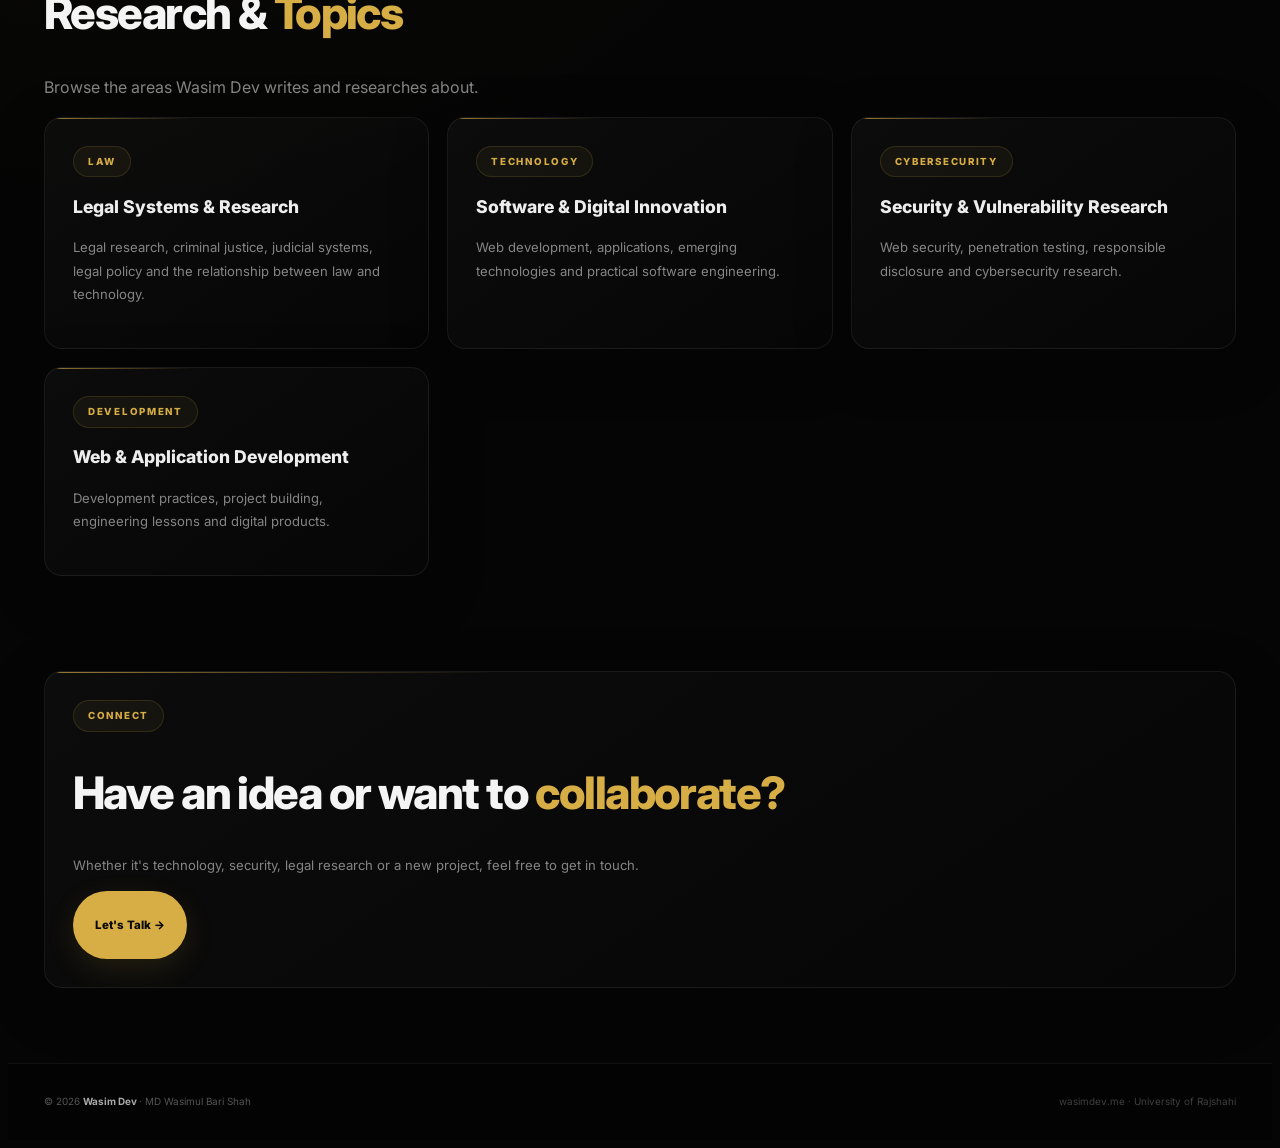
<file: blog/index.html>
<!doctype html>
<html lang="en">

<head>
  <meta charset="UTF-8">

  <meta
    name="viewport"
    content="width=device-width, initial-scale=1"
  >

  <!-- ==============================
       PRIMARY SEO
  =============================== -->

  <title>
    Wasim Dev Blog | Law, Technology, Cybersecurity & Research
  </title>

  <meta
    name="description"
    content="Wasim Dev's research and writing on law, technology, cybersecurity, web development and digital security. Explore legal research, software development and security insights by MD Wasimul Bari Shah."
  >

  <meta
    name="author"
    content="MD Wasimul Bari Shah"
  >

  <meta
    name="robots"
    content="index, follow, max-image-preview:large, max-snippet:-1, max-video-preview:-1"
  >

  <meta
    name="googlebot"
    content="index, follow, max-image-preview:large, max-snippet:-1, max-video-preview:-1"
  >

  <link
    rel="canonical"
    href="https://wasimdev.me/blog/"
  >


  <!-- ==============================
       OPEN GRAPH
  =============================== -->

  <meta
    property="og:type"
    content="website"
  >

  <meta
    property="og:title"
    content="Wasim Dev Blog | Law, Technology, Cybersecurity & Research"
  >

  <meta
    property="og:description"
    content="Research, articles and insights by Wasim Dev on law, technology, cybersecurity, web development and digital security."
  >

  <meta
    property="og:url"
    content="https://wasimdev.me/blog/"
  >

  <meta
    property="og:site_name"
    content="Wasim Dev"
  >

  <meta
    property="og:locale"
    content="en_US"
  >


  <!-- ==============================
       TWITTER / X
  =============================== -->

  <meta
    name="twitter:card"
    content="summary_large_image"
  >

  <meta
    name="twitter:title"
    content="Wasim Dev Blog | Law, Technology, Cybersecurity & Research"
  >

  <meta
    name="twitter:description"
    content="Research, articles and insights by Wasim Dev on law, technology, cybersecurity, web development and digital security."
  >


  <!-- ==============================
       THEME / MOBILE
  =============================== -->

  <meta
    name="theme-color"
    content="#050505"
  >

  <meta
    name="color-scheme"
    content="dark"
  >


  <!-- ==============================
       FONTS
  =============================== -->

  <link
    rel="preconnect"
    href="https://fonts.googleapis.com"
  >

  <link
    rel="preconnect"
    href="https://fonts.gstatic.com"
    crossorigin
  >

  <link
    href="https://fonts.googleapis.com/css2?family=Inter:wght@400;500;600;700;800&display=swap"
    rel="stylesheet"
  >


  <!-- ==============================
       MAIN CSS
  =============================== -->

  <link
    rel="stylesheet"
    href="/assets/style.css"
  >


  <!-- ==================================================
       PERSON / AUTHOR SCHEMA
  =================================================== -->

  <script type="application/ld+json">
  {
    "@context": "https://schema.org",
    "@type": "Person",
    "@id": "https://wasimdev.me/#person",
    "name": "MD Wasimul Bari Shah",
    "alternateName": [
      "Wasim Dev",
      "WasimDev",
      "Wasim Shah",
      "Wasim"
    ],
    "url": "https://wasimdev.me/",
    "jobTitle": "Web Developer & Security Researcher",
    "description": "Law student, Web & App Developer, Penetration Tester and Bug Bounty Hunter from Bangladesh.",
    "affiliation": {
      "@type": "CollegeOrUniversity",
      "name": "University of Rajshahi",
      "url": "https://www.ru.ac.bd/"
    },
    "knowsAbout": [
      "Law",
      "Land Administration",
      "Criminal Justice",
      "Legal Research",
      "Web Development",
      "App Development",
      "Cybersecurity",
      "Penetration Testing",
      "Bug Bounty Hunting",
      "Digital Security",
      "Technology"
    ]
  }
  </script>


  <!-- ==================================================
       BLOG COLLECTION PAGE SCHEMA
  =================================================== -->

  <script type="application/ld+json">
  {
    "@context": "https://schema.org",
    "@type": "CollectionPage",
    "@id": "https://wasimdev.me/blog/#webpage",
    "url": "https://wasimdev.me/blog/",
    "name": "Wasim Dev Blog",
    "headline": "Wasim Dev Blog | Law, Technology, Cybersecurity & Research",
    "description": "Research, articles and insights by Wasim Dev on law, technology, cybersecurity, web development and digital security.",
    "inLanguage": "en",
    "isPartOf": {
      "@type": "WebSite",
      "@id": "https://wasimdev.me/#website"
    },
    "author": {
      "@id": "https://wasimdev.me/#person"
    },
    "about": [
      {
        "@type": "Thing",
        "name": "Law"
      },
      {
        "@type": "Thing",
        "name": "Technology"
      },
      {
        "@type": "Thing",
        "name": "Cybersecurity"
      },
      {
        "@type": "Thing",
        "name": "Web Development"
      },
      {
        "@type": "Thing",
        "name": "Legal Research"
      }
    ]
  }
  </script>


  <!-- ==================================================
       BREADCRUMB SCHEMA
  =================================================== -->

  <script type="application/ld+json">
  {
    "@context": "https://schema.org",
    "@type": "BreadcrumbList",
    "itemListElement": [
      {
        "@type": "ListItem",
        "position": 1,
        "name": "Home",
        "item": "https://wasimdev.me/"
      },
      {
        "@type": "ListItem",
        "position": 2,
        "name": "Blog",
        "item": "https://wasimdev.me/blog/"
      }
    ]
  }
  </script>


  <!-- ==================================================
       BLOG ARTICLE LIST
  =================================================== -->

  <script type="application/ld+json">
  {
    "@context": "https://schema.org",
    "@type": "ItemList",
    "name": "Wasim Dev Blog Articles",
    "url": "https://wasimdev.me/blog/",
    "numberOfItems": 6,
    "itemListElement": [
      {
        "@type": "ListItem",
        "position": 1,
        "name": "The Sentencing Paradox in Bangladesh",
        "url": "https://wasimdev.me/blog/sentencing-paradox-bangladesh/"
      },
      {
        "@type": "ListItem",
        "position": 2,
        "name": "Building Modern Web Applications",
        "url": "https://wasimdev.me/blog/modern-web-applications/"
      },
      {
        "@type": "ListItem",
        "position": 3,
        "name": "Understanding Web Application Security",
        "url": "https://wasimdev.me/blog/web-application-security/"
      },
      {
        "@type": "ListItem",
        "position": 4,
        "name": "A Practical Introduction to Bug Bounty Hunting",
        "url": "https://wasimdev.me/blog/bug-bounty-hunting/"
      },
      {
        "@type": "ListItem",
        "position": 5,
        "name": "Why Cybersecurity Matters in the Digital Age",
        "url": "https://wasimdev.me/blog/cybersecurity-digital-age/"
      },
      {
        "@type": "ListItem",
        "position": 6,
        "name": "From Idea to Production: Building Better Projects",
        "url": "https://wasimdev.me/blog/from-idea-to-production/"
      }
    ]
  }
  </script>

</head>


<body>


  <!-- ==================================================
       NAVIGATION
  =================================================== -->

  <nav>

    <div class="container nav-inner">

      <a
        class="logo"
        href="/"
        aria-label="Wasim Dev - Home"
      >
        WASIM<span>DEV</span>
      </a>


      <ul class="nav-links">

        <li>
          <a href="/">
            Home
          </a>
        </li>

        <li>
          <a href="/about">
            About
          </a>
        </li>

        <li>
          <a href="/projects">
            Projects
          </a>
        </li>

        <li>
          <a href="/security">
            Security
          </a>
        </li>

        <li>
          <a
            href="/blog/"
            aria-current="page"
          >
            Blog
          </a>
        </li>

        <li>
          <a
            class="nav-cta"
            href="/#contact"
          >
            Let's Talk →
          </a>
        </li>

      </ul>


      <button
        class="menu"
        type="button"
        aria-label="Open navigation"
        aria-expanded="false"
      >
        ☰
      </button>

    </div>

  </nav>



  <main>


    <!-- ==================================================
         HERO
    =================================================== -->

    <section class="page-hero blog-hero">

      <div class="container">

        <span class="tag">
          WASIM DEV · BLOG
        </span>


        <h1>
          Ideas, Research &
          <span class="gold">
            Insights.
          </span>
        </h1>


        <p class="lead">
          Exploring law, technology, cybersecurity, web development,
          penetration testing and the evolving digital world.
        </p>


        <div class="hero-actions">

          <a
            class="btn btn-primary"
            href="#articles"
          >
            Explore Articles →
          </a>


          <a
            class="btn btn-secondary"
            href="/"
          >
            Back to Home
          </a>

        </div>

      </div>

    </section>



    <!-- ==================================================
         LATEST WRITING
    =================================================== -->

    <section
      id="articles"
      aria-labelledby="articles-title"
    >

      <div class="container">


        <div class="section-heading">

          <span class="tag">
            LATEST WRITING
          </span>


          <h2 id="articles-title">
            Articles &
            <span class="gold">
              Research
            </span>
          </h2>


          <p>
            Practical knowledge, legal research, technical insights
            and perspectives from the intersection of law and technology.
          </p>

        </div>



        <div class="post-list">


          <!-- ==================================================
               FEATURED — SENTENCING PARADOX
          =================================================== -->

          <article
            class="card post featured-post"
            itemscope
            itemtype="https://schema.org/BlogPosting"
          >

            <div class="post-top">

              <span class="tag">
                LAW · CRIMINAL JUSTICE
              </span>


              <span class="post-label">
                Featured Research
              </span>

            </div>


            <h3 itemprop="headline">

              <a
                href="/blog/sentencing-paradox-bangladesh/"
                itemprop="url"
              >
                The Sentencing Paradox in Bangladesh
              </a>

            </h3>


            <p itemprop="description">
              Deconstructing judicial sentencing discretion,
              sentencing disparity and the case for a more structured
              sentencing framework in Bangladesh.
            </p>


            <div class="chips">

              <span class="chip">
                Law
              </span>

              <span class="chip">
                Criminal Justice
              </span>

              <span class="chip">
                Bangladesh
              </span>

              <span class="chip">
                Legal Research
              </span>

            </div>


            <div
              class="post-meta"
              itemprop="author"
              itemscope
              itemtype="https://schema.org/Person"
            >

              By

              <span itemprop="name">
                MD Wasimul Bari Shah
              </span>

            </div>


            <a
              class="article-link"
              href="/blog/sentencing-paradox-bangladesh/"
              aria-label="Read The Sentencing Paradox in Bangladesh by Wasim Dev"
            >
              Read Article →
            </a>

          </article>



          <!-- ==================================================
               WEB DEVELOPMENT
          =================================================== -->

          <article
            class="card post"
            itemscope
            itemtype="https://schema.org/BlogPosting"
          >

            <span class="tag">
              TECHNOLOGY
            </span>


            <h3 itemprop="headline">

              <a
                href="/blog/modern-web-applications/"
                itemprop="url"
              >
                Building Modern Web Applications
              </a>

            </h3>


            <p itemprop="description">
              Thoughts on developing fast, responsive and scalable
              web applications using modern technologies and
              development practices.
            </p>


            <div class="chips">

              <span class="chip">
                Web Development
              </span>

              <span class="chip">
                JavaScript
              </span>

              <span class="chip">
                Technology
              </span>

            </div>


            <a
              class="article-link"
              href="/blog/modern-web-applications/"
            >
              Read Article →
            </a>

          </article>



          <!-- ==================================================
               WEB SECURITY
          =================================================== -->

          <article
            class="card post"
            itemscope
            itemtype="https://schema.org/BlogPosting"
          >

            <span class="tag">
              CYBERSECURITY
            </span>


            <h3 itemprop="headline">

              <a
                href="/blog/web-application-security/"
                itemprop="url"
              >
                Understanding Web Application Security
              </a>

            </h3>


            <p itemprop="description">
              An introduction to common web application
              vulnerabilities, security testing methodologies
              and responsible disclosure.
            </p>


            <div class="chips">

              <span class="chip">
                Cybersecurity
              </span>

              <span class="chip">
                OWASP
              </span>

              <span class="chip">
                Security
              </span>

            </div>


            <a
              class="article-link"
              href="/blog/web-application-security/"
            >
              Read Article →
            </a>

          </article>



          <!-- ==================================================
               BUG BOUNTY
          =================================================== -->

          <article
            class="card post"
            itemscope
            itemtype="https://schema.org/BlogPosting"
          >

            <span class="tag">
              BUG BOUNTY
            </span>


            <h3 itemprop="headline">

              <a
                href="/blog/bug-bounty-hunting/"
                itemprop="url"
              >
                A Practical Introduction to Bug Bounty Hunting
              </a>

            </h3>


            <p itemprop="description">
              Understanding responsible vulnerability research,
              reconnaissance, testing methodology and ethical
              security research.
            </p>


            <div class="chips">

              <span class="chip">
                Bug Bounty
              </span>

              <span class="chip">
                Pentesting
              </span>

              <span class="chip">
                Research
              </span>

            </div>


            <a
              class="article-link"
              href="/blog/bug-bounty-hunting/"
            >
              Read Article →
            </a>

          </article>



          <!-- ==================================================
               CYBERSECURITY
          =================================================== -->

          <article
            class="card post"
            itemscope
            itemtype="https://schema.org/BlogPosting"
          >

            <span class="tag">
              SECURITY
            </span>


            <h3 itemprop="headline">

              <a
                href="/blog/cybersecurity-digital-age/"
                itemprop="url"
              >
                Why Cybersecurity Matters in the Digital Age
              </a>

            </h3>


            <p itemprop="description">
              Understanding the growing importance of cybersecurity,
              privacy and responsible technology in modern society.
            </p>


            <div class="chips">

              <span class="chip">
                Cybersecurity
              </span>

              <span class="chip">
                Privacy
              </span>

              <span class="chip">
                Technology
              </span>

            </div>


            <a
              class="article-link"
              href="/blog/cybersecurity-digital-age/"
            >
              Read Article →
            </a>

          </article>



          <!-- ==================================================
               DEVELOPMENT
          =================================================== -->

          <article
            class="card post"
            itemscope
            itemtype="https://schema.org/BlogPosting"
          >

            <span class="tag">
              DEVELOPMENT
            </span>


            <h3 itemprop="headline">

              <a
                href="/blog/from-idea-to-production/"
                itemprop="url"
              >
                From Idea to Production: Building Better Projects
              </a>

            </h3>


            <p itemprop="description">
              Lessons and principles for turning software ideas
              into reliable, maintainable and useful digital products.
            </p>


            <div class="chips">

              <span class="chip">
                Development
              </span>

              <span class="chip">
                Projects
              </span>

              <span class="chip">
                Engineering
              </span>

            </div>


            <a
              class="article-link"
              href="/blog/from-idea-to-production/"
            >
              Read Article →
            </a>

          </article>


        </div>

      </div>

    </section>



    <!-- ==================================================
         AUTHOR / IDENTITY SECTION
         Helps users and search engines understand the creator.
    =================================================== -->

    <section
      class="author-section"
      aria-labelledby="author-title"
    >

      <div class="container">

        <div class="card author-card">

          <span class="tag">
            ABOUT THE AUTHOR
          </span>


          <h2 id="author-title">

            Wasim Dev —
            <span class="gold">
              MD Wasimul Bari Shah
            </span>

          </h2>


          <p>

            Wasim Dev is the online identity of
            <strong>MD Wasimul Bari Shah</strong>, a Law and Land
            Administration student at the University of Rajshahi,
            Web & App Developer, Penetration Tester and Bug Bounty
            Hunter from Bangladesh.

          </p>


          <p>

            His writing explores the intersection of
            <strong>law, technology and cybersecurity</strong>,
            including legal research, digital security,
            software development and responsible security research.

          </p>


          <div class="chips">

            <span class="chip">
              Wasim Dev
            </span>

            <span class="chip">
              MD Wasimul Bari Shah
            </span>

            <span class="chip">
              Law
            </span>

            <span class="chip">
              Technology
            </span>

            <span class="chip">
              Cybersecurity
            </span>

          </div>


          <a
            class="article-link"
            href="/about"
          >
            More About Wasim Dev →
          </a>

        </div>

      </div>

    </section>



    <!-- ==================================================
         TOPICS
    =================================================== -->

    <section
      aria-labelledby="topics-title"
    >

      <div class="container">


        <div class="section-heading">

          <span class="tag">
            EXPLORE
          </span>


          <h2 id="topics-title">
            Research &
            <span class="gold">
              Topics
            </span>
          </h2>


          <p>
            Browse the areas Wasim Dev writes and researches about.
          </p>

        </div>



        <div class="grid topic-grid">


          <article class="card">

            <span class="tag">
              LAW
            </span>


            <h3>
              Legal Systems & Research
            </h3>


            <p>
              Legal research, criminal justice, judicial systems,
              legal policy and the relationship between law
              and technology.
            </p>

          </article>



          <article class="card">

            <span class="tag">
              TECHNOLOGY
            </span>


            <h3>
              Software & Digital Innovation
            </h3>


            <p>
              Web development, applications, emerging technologies
              and practical software engineering.
            </p>

          </article>



          <article class="card">

            <span class="tag">
              CYBERSECURITY
            </span>


            <h3>
              Security & Vulnerability Research
            </h3>


            <p>
              Web security, penetration testing, responsible
              disclosure and cybersecurity research.
            </p>

          </article>



          <article class="card">

            <span class="tag">
              DEVELOPMENT
            </span>


            <h3>
              Web & Application Development
            </h3>


            <p>
              Development practices, project building,
              engineering lessons and digital products.
            </p>

          </article>


        </div>

      </div>

    </section>



    <!-- ==================================================
         CONNECT
    =================================================== -->

    <section
      class="blog-connect"
      aria-labelledby="connect-title"
    >

      <div class="container">

        <div class="card connect-card">

          <span class="tag">
            CONNECT
          </span>


          <h2 id="connect-title">

            Have an idea or want to
            <span class="gold">
              collaborate?
            </span>

          </h2>


          <p>
            Whether it's technology, security, legal research
            or a new project, feel free to get in touch.
          </p>


          <a
            class="btn btn-primary"
            href="/#contact"
          >
            Let's Talk →
          </a>

        </div>

      </div>

    </section>

  </main>



  <!-- ==================================================
       FOOTER
  =================================================== -->

  <footer>

    <div class="container footer-inner">

      <div>

        © <span id="year"></span>

        <strong>
          Wasim Dev
        </strong>

        · MD Wasimul Bari Shah

      </div>


      <div>

        wasimdev.me · University of Rajshahi

      </div>

    </div>

  </footer>



  <!-- ==================================================
       JAVASCRIPT
  =================================================== -->

  <script
    src="/assets/script.js"
    defer
  ></script>

</body>

</html>
</file>
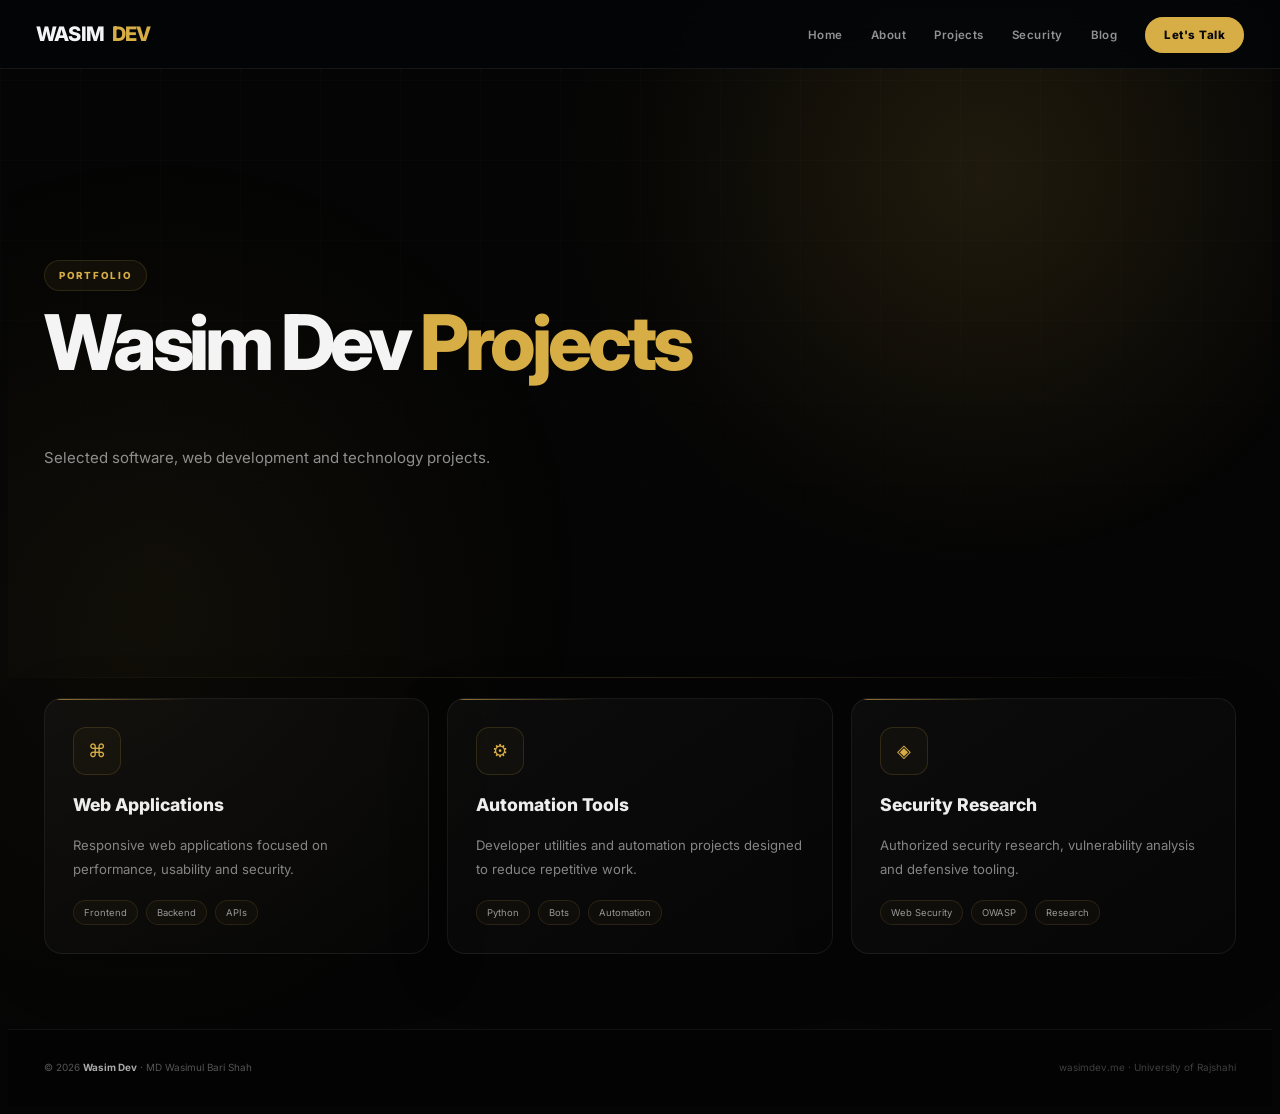
<file: projects/Index.html>
<!doctype html><html lang="en"><head>
<meta charset="UTF-8"><meta name="viewport" content="width=device-width,initial-scale=1">
<title>Wasim Dev Projects | Web Development & Software</title>
<meta name="description" content="Projects and software work by Wasim Dev (MD Wasimul Bari Shah), including web development, automation and security-focused applications.">
<meta name="author" content="MD Wasimul Bari Shah">
<link rel="canonical" href="https://wasimdev.me/projects">
<meta property="og:type" content="website"><meta property="og:title" content="Wasim Dev Projects | Web Development & Software"><meta property="og:description" content="Projects and software work by Wasim Dev (MD Wasimul Bari Shah), including web development, automation and security-focused applications."><meta property="og:url" content="https://wasimdev.me/projects"><meta property="og:site_name" content="Wasim Dev">
<meta name="twitter:card" content="summary_large_image"><meta name="twitter:title" content="Wasim Dev Projects | Web Development & Software"><meta name="twitter:description" content="Projects and software work by Wasim Dev (MD Wasimul Bari Shah), including web development, automation and security-focused applications.">
<link rel="preconnect" href="https://fonts.googleapis.com"><link rel="preconnect" href="https://fonts.gstatic.com" crossorigin>
<link href="https://fonts.googleapis.com/css2?family=Inter:wght@400;500;600;700;800&display=swap" rel="stylesheet">
<link rel="stylesheet" href="/assets/style.css">
<script type="application/ld+json">
{
  "@context":"https://schema.org",
  "@type":"WebSite",
  "name":"Wasim Dev",
  "alternateName":["Wasim","WasimDev","MD Wasimul Bari Shah"],
  "url":"https://wasimdev.me/"
}
</script>
<script type="application/ld+json">
{
  "@context":"https://schema.org",
  "@type":"Person",
  "@id":"https://wasimdev.me/#person",
  "name":"MD Wasimul Bari Shah",
  "alternateName":["Wasim","Wasim Dev","WasimDev"],
  "url":"https://wasimdev.me/",
  "jobTitle":"Web Developer & Security Researcher",
  "description":"Law student, Web & App Developer, Penetration Tester and Bug Bounty Hunter.",
  "affiliation":{"@type":"CollegeOrUniversity","name":"University of Rajshahi","url":"https://www.ru.ac.bd/"},
  "knowsAbout":["Web Development","App Development","Cybersecurity","Penetration Testing","Bug Bounty Hunting","Law","Land Administration"]
}
</script>
</head>
<body><nav><div class="container nav-inner">
<a class="logo" href="/">WASIM<span>DEV</span></a>
<ul class="nav-links">
<li><a href="/">Home</a></li><li><a href="/about">About</a></li><li><a href="/projects">Projects</a></li><li><a href="/security">Security</a></li><li><a href="/blog">Blog</a></li><li><a class="nav-cta" href="/#contact">Let's Talk</a></li>
</ul><button class="menu" aria-label="Open navigation" aria-expanded="false">☰</button>
</div></nav><main><section class="page-hero"><div class="container"><span class="tag">Portfolio</span><h1>Wasim Dev <span class="gold">Projects</span></h1><p class="lead">Selected software, web development and technology projects.</p></div></section>
<section><div class="container"><div class="grid"><article class="card"><div class="icon">⌘</div><h3>Web Applications</h3><p>Responsive web applications focused on performance, usability and security.</p><div class="chips"><span class="chip">Frontend</span><span class="chip">Backend</span><span class="chip">APIs</span></div></article><article class="card"><div class="icon">⚙</div><h3>Automation Tools</h3><p>Developer utilities and automation projects designed to reduce repetitive work.</p><div class="chips"><span class="chip">Python</span><span class="chip">Bots</span><span class="chip">Automation</span></div></article><article class="card"><div class="icon">◈</div><h3>Security Research</h3><p>Authorized security research, vulnerability analysis and defensive tooling.</p><div class="chips"><span class="chip">Web Security</span><span class="chip">OWASP</span><span class="chip">Research</span></div></article></div></div></section></main><footer><div class="container footer-inner"><div>© <span id="year"></span> <strong>Wasim Dev</strong> · MD Wasimul Bari Shah</div><div>wasimdev.me · University of Rajshahi</div></div></footer><script src="/assets/script.js" defer></script></body></html>
</file>
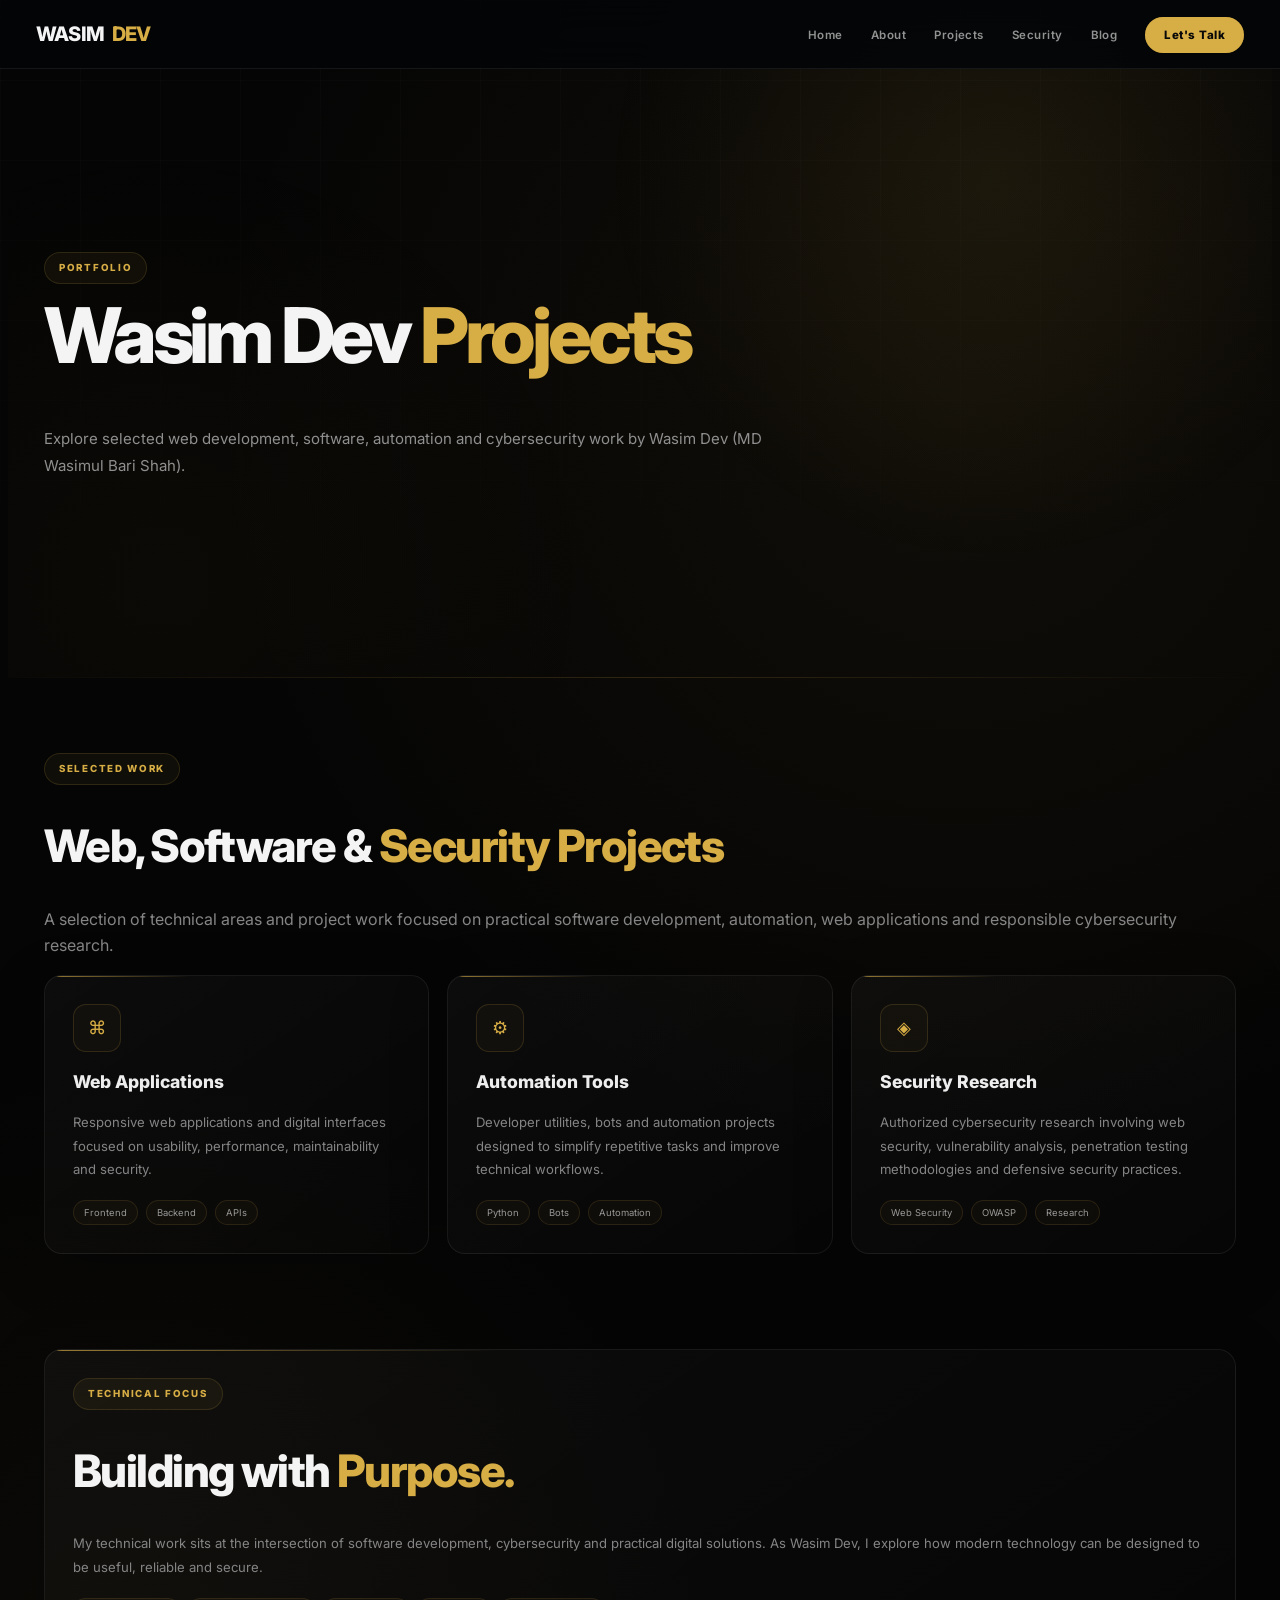
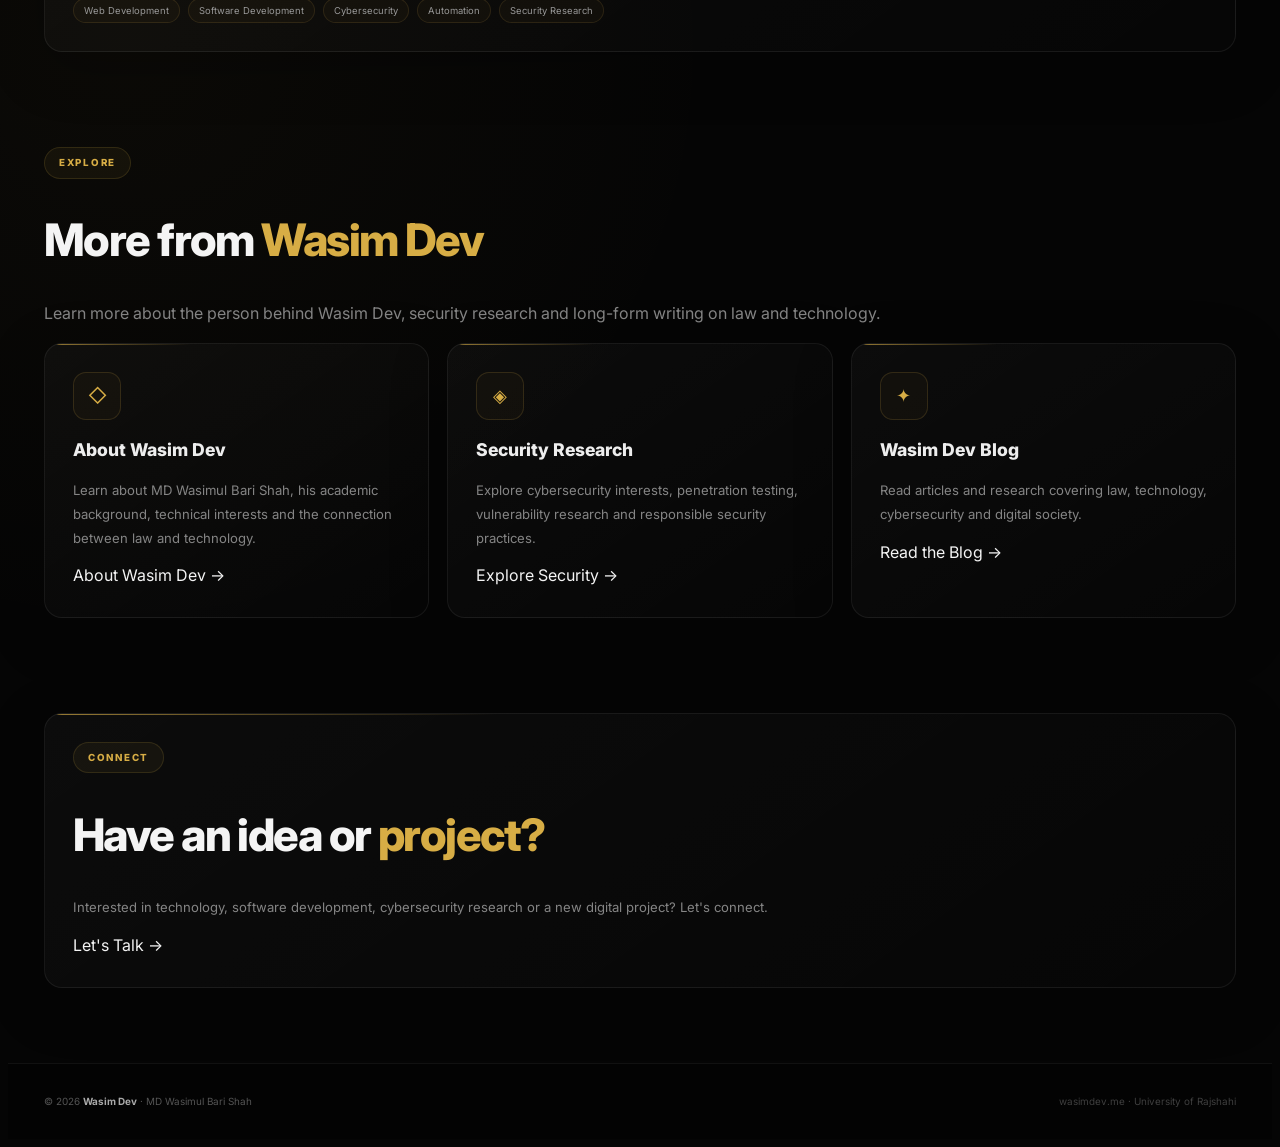
<file: projects/index.html>
<!doctype html>
<html lang="en">
<head>
  <meta charset="UTF-8">
  <meta name="viewport" content="width=device-width, initial-scale=1">

  <title>Wasim Dev Projects | Web Development, Software & Cybersecurity</title>

  <meta
    name="description"
    content="Explore projects by Wasim Dev (MD Wasimul Bari Shah), including web applications, software development, automation tools and cybersecurity research from Bangladesh."
  >

  <meta
    name="keywords"
    content="Wasim Dev, WasimDev, Wasim Shah, MD Wasimul Bari Shah, Developer Wasim, Wasim Developer, Wasim Dev Projects, web development, software development, automation, cybersecurity, Bangladesh"
  >

  <meta name="author" content="MD Wasimul Bari Shah">
  <meta name="robots" content="index, follow, max-image-preview:large">
  <meta name="googlebot" content="index, follow, max-image-preview:large">

  <link rel="canonical" href="https://wasimdev.me/projects/">

  <!-- Open Graph -->
  <meta property="og:type" content="website">
  <meta property="og:title" content="Wasim Dev Projects | Web Development, Software & Cybersecurity">
  <meta
    property="og:description"
    content="Explore software, web development, automation and cybersecurity projects by Wasim Dev (MD Wasimul Bari Shah)."
  >
  <meta property="og:url" content="https://wasimdev.me/projects/">
  <meta property="og:site_name" content="Wasim Dev">
  <meta property="og:locale" content="en_US">

  <!-- Twitter -->
  <meta name="twitter:card" content="summary_large_image">
  <meta name="twitter:title" content="Wasim Dev Projects | Web Development, Software & Cybersecurity">
  <meta
    name="twitter:description"
    content="Explore software, web development, automation and cybersecurity projects by Wasim Dev (MD Wasimul Bari Shah)."
  >

  <!-- Performance -->
  <link rel="preconnect" href="https://fonts.googleapis.com">
  <link rel="preconnect" href="https://fonts.gstatic.com" crossorigin>

  <link
    href="https://fonts.googleapis.com/css2?family=Inter:wght@400;500;600;700;800&display=swap"
    rel="stylesheet"
  >

  <link rel="stylesheet" href="/assets/style.css">

  <!-- WebSite Schema -->
  <script type="application/ld+json">
  {
    "@context": "https://schema.org",
    "@type": "WebSite",
    "@id": "https://wasimdev.me/#website",
    "name": "Wasim Dev",
    "alternateName": [
      "Wasim",
      "WasimDev",
      "Wasim Shah",
      "Developer Wasim",
      "MD Wasimul Bari Shah"
    ],
    "url": "https://wasimdev.me/"
  }
  </script>

  <!-- Person Schema -->
  <script type="application/ld+json">
  {
    "@context": "https://schema.org",
    "@type": "Person",
    "@id": "https://wasimdev.me/#person",
    "name": "MD Wasimul Bari Shah",
    "alternateName": [
      "Wasim Dev",
      "WasimDev",
      "Wasim Shah",
      "Developer Wasim"
    ],
    "url": "https://wasimdev.me/",
    "jobTitle": "Web Developer & Security Researcher",
    "description": "Law student, web and app developer, penetration testing enthusiast and security researcher from Bangladesh.",
    "affiliation": {
      "@type": "CollegeOrUniversity",
      "name": "University of Rajshahi",
      "url": "https://www.ru.ac.bd/"
    },
    "knowsAbout": [
      "Web Development",
      "App Development",
      "Software Development",
      "Automation",
      "Cybersecurity",
      "Web Security",
      "Penetration Testing",
      "Bug Bounty Research",
      "Law",
      "Land Administration"
    ]
  }
  </script>

  <!-- Collection / Projects Schema -->
  <script type="application/ld+json">
  {
    "@context": "https://schema.org",
    "@type": "CollectionPage",
    "@id": "https://wasimdev.me/projects/#page",
    "url": "https://wasimdev.me/projects/",
    "name": "Wasim Dev Projects",
    "headline": "Wasim Dev Projects",
    "description": "Selected web development, software, automation and cybersecurity work by Wasim Dev (MD Wasimul Bari Shah).",
    "isPartOf": {
      "@id": "https://wasimdev.me/#website"
    },
    "about": {
      "@id": "https://wasimdev.me/#person"
    },
    "inLanguage": "en"
  }
  </script>

  <!-- Breadcrumb Schema -->
  <script type="application/ld+json">
  {
    "@context": "https://schema.org",
    "@type": "BreadcrumbList",
    "itemListElement": [
      {
        "@type": "ListItem",
        "position": 1,
        "name": "Home",
        "item": "https://wasimdev.me/"
      },
      {
        "@type": "ListItem",
        "position": 2,
        "name": "Projects",
        "item": "https://wasimdev.me/projects/"
      }
    ]
  }
  </script>
</head>

<body>

  <!-- Navigation -->
  <nav aria-label="Primary navigation">
    <div class="container nav-inner">

      <a
        class="logo"
        href="/"
        aria-label="Wasim Dev home"
      >
        WASIM<span>DEV</span>
      </a>

      <ul class="nav-links">

        <li>
          <a href="/">
            Home
          </a>
        </li>

        <li>
          <a href="/about/">
            About
          </a>
        </li>

        <li>
          <a
            href="/projects/"
            aria-current="page"
          >
            Projects
          </a>
        </li>

        <li>
          <a href="/security/">
            Security
          </a>
        </li>

        <li>
          <a href="/blog/">
            Blog
          </a>
        </li>

        <li>
          <a
            class="nav-cta"
            href="/#contact"
          >
            Let's Talk
          </a>
        </li>

      </ul>

      <button
        class="menu"
        type="button"
        aria-label="Open navigation"
        aria-expanded="false"
      >
        ☰
      </button>

    </div>
  </nav>


  <main>

    <!-- Hero -->
    <header class="page-hero">
      <div class="container">

        <span class="tag">
          Portfolio
        </span>

        <h1>
          Wasim Dev
          <span class="gold">Projects</span>
        </h1>

        <p class="lead">
          Explore selected web development, software, automation and
          cybersecurity work by Wasim Dev (MD Wasimul Bari Shah).
        </p>

      </div>
    </header>


    <!-- Projects -->
    <section aria-labelledby="projects-heading">
      <div class="container">

        <div class="section-heading">

          <span class="tag">
            Selected Work
          </span>

          <h2 id="projects-heading">
            Web, Software &amp;
            <span class="gold">Security Projects</span>
          </h2>

          <p>
            A selection of technical areas and project work focused on
            practical software development, automation, web applications
            and responsible cybersecurity research.
          </p>

        </div>


        <div class="grid">

          <!-- Web Applications -->
          <article class="card">

            <div
              class="icon"
              aria-hidden="true"
            >
              ⌘
            </div>

            <h3>
              Web Applications
            </h3>

            <p>
              Responsive web applications and digital interfaces focused
              on usability, performance, maintainability and security.
            </p>

            <div class="chips" aria-label="Web application technologies">

              <span class="chip">
                Frontend
              </span>

              <span class="chip">
                Backend
              </span>

              <span class="chip">
                APIs
              </span>

            </div>

          </article>


          <!-- Automation -->
          <article class="card">

            <div
              class="icon"
              aria-hidden="true"
            >
              ⚙
            </div>

            <h3>
              Automation Tools
            </h3>

            <p>
              Developer utilities, bots and automation projects designed
              to simplify repetitive tasks and improve technical workflows.
            </p>

            <div class="chips" aria-label="Automation technologies">

              <span class="chip">
                Python
              </span>

              <span class="chip">
                Bots
              </span>

              <span class="chip">
                Automation
              </span>

            </div>

          </article>


          <!-- Security -->
          <article class="card">

            <div
              class="icon"
              aria-hidden="true"
            >
              ◈
            </div>

            <h3>
              Security Research
            </h3>

            <p>
              Authorized cybersecurity research involving web security,
              vulnerability analysis, penetration testing methodologies
              and defensive security practices.
            </p>

            <div class="chips" aria-label="Security research topics">

              <span class="chip">
                Web Security
              </span>

              <span class="chip">
                OWASP
              </span>

              <span class="chip">
                Research
              </span>

            </div>

          </article>

        </div>

      </div>
    </section>


    <!-- Technical Focus -->
    <section aria-labelledby="focus-heading">

      <div class="container">

        <div class="card">

          <span class="tag">
            Technical Focus
          </span>

          <h2 id="focus-heading">
            Building with
            <span class="gold">Purpose.</span>
          </h2>

          <p>
            My technical work sits at the intersection of software
            development, cybersecurity and practical digital solutions.
            As Wasim Dev, I explore how modern technology can be designed
            to be useful, reliable and secure.
          </p>

          <div class="chips">

            <span class="chip">
              Web Development
            </span>

            <span class="chip">
              Software Development
            </span>

            <span class="chip">
              Cybersecurity
            </span>

            <span class="chip">
              Automation
            </span>

            <span class="chip">
              Security Research
            </span>

          </div>

        </div>

      </div>

    </section>


    <!-- Internal Navigation -->
    <section aria-labelledby="explore-heading">

      <div class="container">

        <div class="section-heading">

          <span class="tag">
            Explore
          </span>

          <h2 id="explore-heading">
            More from
            <span class="gold">Wasim Dev</span>
          </h2>

          <p>
            Learn more about the person behind Wasim Dev, security
            research and long-form writing on law and technology.
          </p>

        </div>


        <div class="grid">

          <article class="card">

            <div
              class="icon"
              aria-hidden="true"
            >
              ◇
            </div>

            <h3>
              About Wasim Dev
            </h3>

            <p>
              Learn about MD Wasimul Bari Shah, his academic background,
              technical interests and the connection between law and technology.
            </p>

            <a
              href="/about/"
              class="text-link"
            >
              About Wasim Dev →
            </a>

          </article>


          <article class="card">

            <div
              class="icon"
              aria-hidden="true"
            >
              ◈
            </div>

            <h3>
              Security Research
            </h3>

            <p>
              Explore cybersecurity interests, penetration testing,
              vulnerability research and responsible security practices.
            </p>

            <a
              href="/security/"
              class="text-link"
            >
              Explore Security →
            </a>

          </article>


          <article class="card">

            <div
              class="icon"
              aria-hidden="true"
            >
              ✦
            </div>

            <h3>
              Wasim Dev Blog
            </h3>

            <p>
              Read articles and research covering law, technology,
              cybersecurity and digital society.
            </p>

            <a
              href="/blog/"
              class="text-link"
            >
              Read the Blog →
            </a>

          </article>

        </div>

      </div>

    </section>


    <!-- Contact CTA -->
    <section
      id="contact"
      aria-labelledby="contact-heading"
    >

      <div class="container">

        <div class="card">

          <span class="tag">
            Connect
          </span>

          <h2 id="contact-heading">
            Have an idea or
            <span class="gold">project?</span>
          </h2>

          <p>
            Interested in technology, software development, cybersecurity
            research or a new digital project? Let's connect.
          </p>

          <a
            href="/#contact"
            class="nav-cta"
          >
            Let's Talk →
          </a>

        </div>

      </div>

    </section>

  </main>


  <!-- Footer -->
  <footer>

    <div class="container footer-inner">

      <div>
        © <span id="year"></span>
        <strong>Wasim Dev</strong>
        · MD Wasimul Bari Shah
      </div>

      <div>
        wasimdev.me · University of Rajshahi
      </div>

    </div>

  </footer>


  <script src="/assets/script.js" defer></script>

</body>
</html>
</file>
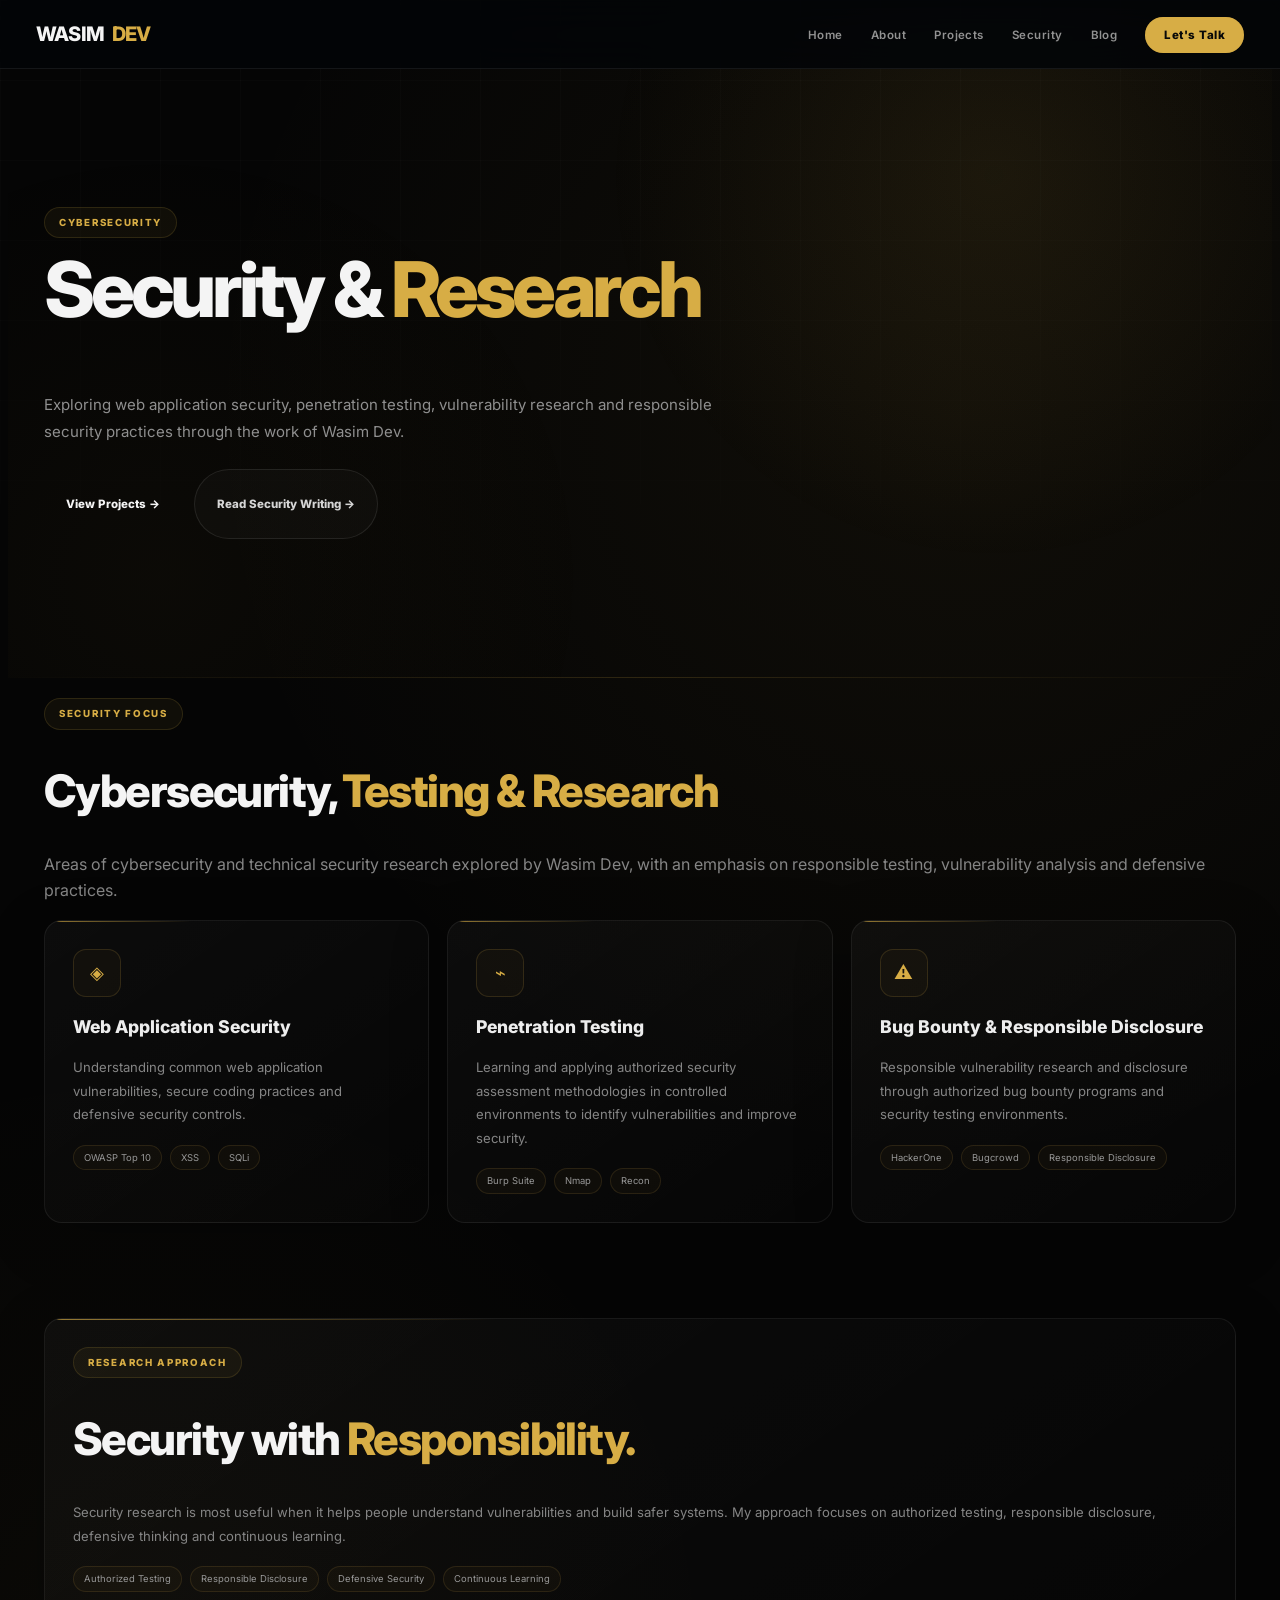
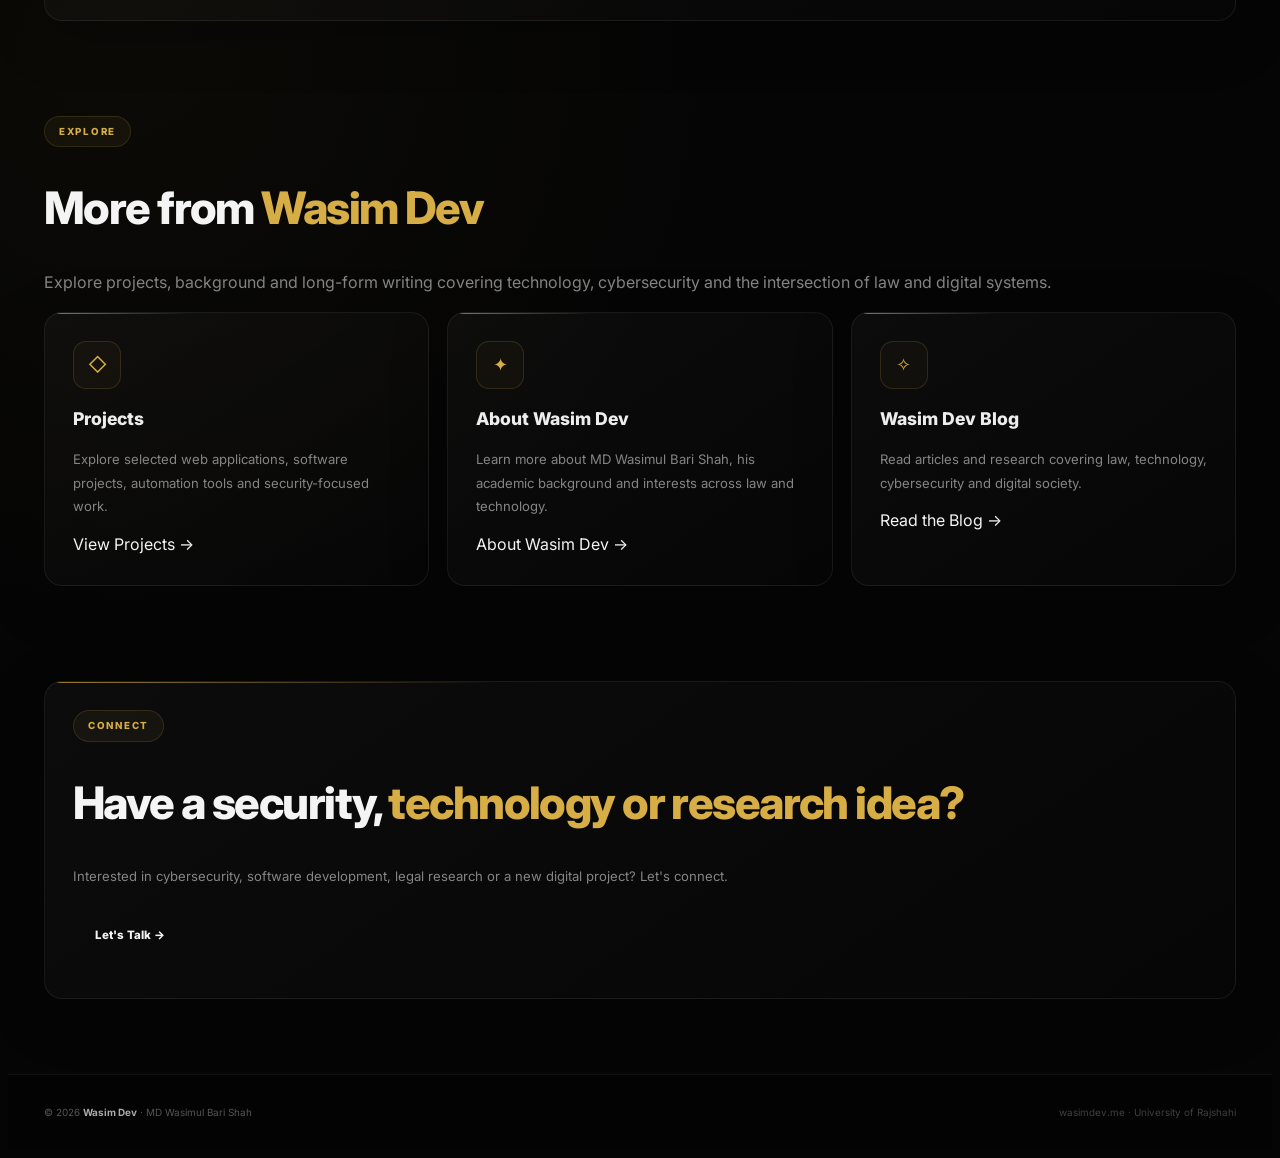
<file: security/index.html>
<!doctype html>
<html lang="en">
<head>
  <meta charset="UTF-8">
  <meta name="viewport" content="width=device-width, initial-scale=1">

  <title>Wasim Dev Security | Penetration Testing, Cybersecurity & Bug Bounty</title>

  <meta
    name="description"
    content="Explore cybersecurity and security research by Wasim Dev (MD Wasimul Bari Shah), covering web application security, penetration testing, vulnerability research and responsible bug bounty practices."
  >

  <meta
    name="keywords"
    content="Wasim Dev, WasimDev, MD Wasimul Bari Shah, Wasim Shah, cybersecurity, security researcher, penetration testing, bug bounty, web application security, vulnerability research, OWASP, Bangladesh"
  >

  <meta name="author" content="MD Wasimul Bari Shah">
  <meta name="robots" content="index, follow, max-image-preview:large">
  <meta name="theme-color" content="#050505">

  <link rel="canonical" href="https://wasimdev.me/security/">

  <!-- Open Graph -->
  <meta property="og:type" content="website">
  <meta property="og:title" content="Wasim Dev Security | Cybersecurity & Security Research">
  <meta
    property="og:description"
    content="Cybersecurity interests and security research by Wasim Dev (MD Wasimul Bari Shah), including web application security, penetration testing and responsible vulnerability research."
  >
  <meta property="og:url" content="https://wasimdev.me/security/">
  <meta property="og:site_name" content="Wasim Dev">
  <meta property="og:locale" content="en_US">

  <!-- Twitter -->
  <meta name="twitter:card" content="summary">
  <meta name="twitter:title" content="Wasim Dev Security | Cybersecurity & Security Research">
  <meta
    name="twitter:description"
    content="Cybersecurity, penetration testing, web application security and responsible vulnerability research by Wasim Dev."
  >

  <!-- Performance -->
  <link rel="preconnect" href="https://fonts.googleapis.com">
  <link rel="preconnect" href="https://fonts.gstatic.com" crossorigin>

  <link
    href="https://fonts.googleapis.com/css2?family=Inter:wght@400;500;600;700;800&display=swap"
    rel="stylesheet"
  >

  <link rel="stylesheet" href="/assets/style.css">

  <!-- WebSite Schema -->
  <script type="application/ld+json">
  {
    "@context": "https://schema.org",
    "@type": "WebSite",
    "@id": "https://wasimdev.me/#website",
    "name": "Wasim Dev",
    "alternateName": [
      "Wasim",
      "WasimDev",
      "MD Wasimul Bari Shah"
    ],
    "url": "https://wasimdev.me/"
  }
  </script>

  <!-- Person Schema -->
  <script type="application/ld+json">
  {
    "@context": "https://schema.org",
    "@type": "Person",
    "@id": "https://wasimdev.me/#person",
    "name": "MD Wasimul Bari Shah",
    "alternateName": [
      "Wasim Dev",
      "Wasim",
      "WasimDev"
    ],
    "url": "https://wasimdev.me/",
    "jobTitle": "Web Developer & Security Researcher",
    "description": "Law student, web developer, security researcher and penetration testing enthusiast from Bangladesh.",
    "affiliation": {
      "@type": "CollegeOrUniversity",
      "name": "University of Rajshahi",
      "url": "https://www.ru.ac.bd/"
    },
    "knowsAbout": [
      "Cybersecurity",
      "Web Application Security",
      "Penetration Testing",
      "Vulnerability Research",
      "Bug Bounty Hunting",
      "Web Development",
      "Application Development",
      "Law",
      "Land Administration"
    ]
  }
  </script>

  <!-- Security Page Schema -->
  <script type="application/ld+json">
  {
    "@context": "https://schema.org",
    "@type": "WebPage",
    "@id": "https://wasimdev.me/security/#webpage",
    "url": "https://wasimdev.me/security/",
    "name": "Wasim Dev Security | Penetration Testing, Cybersecurity & Bug Bounty",
    "description": "Cybersecurity and security research interests of Wasim Dev, including web application security, penetration testing, vulnerability research and responsible bug bounty practices.",
    "isPartOf": {
      "@id": "https://wasimdev.me/#website"
    },
    "about": {
      "@id": "https://wasimdev.me/#person"
    },
    "author": {
      "@id": "https://wasimdev.me/#person"
    },
    "inLanguage": "en"
  }
  </script>

  <!-- Breadcrumb Schema -->
  <script type="application/ld+json">
  {
    "@context": "https://schema.org",
    "@type": "BreadcrumbList",
    "itemListElement": [
      {
        "@type": "ListItem",
        "position": 1,
        "name": "Home",
        "item": "https://wasimdev.me/"
      },
      {
        "@type": "ListItem",
        "position": 2,
        "name": "Security",
        "item": "https://wasimdev.me/security/"
      }
    ]
  }
  </script>
</head>

<body>

  <!-- Navigation -->
  <nav aria-label="Primary navigation">
    <div class="container nav-inner">

      <a class="logo" href="/" aria-label="Wasim Dev home">
        WASIM<span>DEV</span>
      </a>

      <ul class="nav-links">
        <li>
          <a href="/">Home</a>
        </li>

        <li>
          <a href="/about/">About</a>
        </li>

        <li>
          <a href="/projects/">Projects</a>
        </li>

        <li>
          <a href="/security/" aria-current="page">Security</a>
        </li>

        <li>
          <a href="/blog/">Blog</a>
        </li>

        <li>
          <a class="nav-cta" href="/#contact">Let's Talk</a>
        </li>
      </ul>

      <button
        class="menu"
        type="button"
        aria-label="Open navigation"
        aria-expanded="false"
      >
        ☰
      </button>

    </div>
  </nav>


  <main>

    <!-- Hero -->
    <section class="page-hero">
      <div class="container">

        <span class="tag">Cybersecurity</span>

        <h1>
          Security &amp;
          <span class="gold">Research</span>
        </h1>

        <p class="lead">
          Exploring web application security, penetration testing,
          vulnerability research and responsible security practices
          through the work of Wasim Dev.
        </p>

        <div class="hero-actions">
          <a class="btn" href="/projects/">
            View Projects →
          </a>

          <a class="btn btn-secondary" href="/blog/">
            Read Security Writing →
          </a>
        </div>

      </div>
    </section>


    <!-- Security Areas -->
    <section aria-labelledby="security-focus">
      <div class="container">

        <span class="tag">Security Focus</span>

        <h2 id="security-focus">
          Cybersecurity,
          <span class="gold">Testing &amp; Research</span>
        </h2>

        <p class="section-lead">
          Areas of cybersecurity and technical security research
          explored by Wasim Dev, with an emphasis on responsible
          testing, vulnerability analysis and defensive practices.
        </p>


        <div class="grid">

          <!-- Web Application Security -->
          <article class="card">
            <div class="icon" aria-hidden="true">◈</div>

            <h3>Web Application Security</h3>

            <p>
              Understanding common web application vulnerabilities,
              secure coding practices and defensive security controls.
            </p>

            <div class="chips" aria-label="Web application security topics">
              <span class="chip">OWASP Top 10</span>
              <span class="chip">XSS</span>
              <span class="chip">SQLi</span>
            </div>
          </article>


          <!-- Penetration Testing -->
          <article class="card">
            <div class="icon" aria-hidden="true">⌁</div>

            <h3>Penetration Testing</h3>

            <p>
              Learning and applying authorized security assessment
              methodologies in controlled environments to identify
              vulnerabilities and improve security.
            </p>

            <div class="chips" aria-label="Penetration testing topics">
              <span class="chip">Burp Suite</span>
              <span class="chip">Nmap</span>
              <span class="chip">Recon</span>
            </div>
          </article>


          <!-- Bug Bounty -->
          <article class="card">
            <div class="icon" aria-hidden="true">⚠</div>

            <h3>Bug Bounty &amp; Responsible Disclosure</h3>

            <p>
              Responsible vulnerability research and disclosure through
              authorized bug bounty programs and security testing
              environments.
            </p>

            <div class="chips" aria-label="Bug bounty topics">
              <span class="chip">HackerOne</span>
              <span class="chip">Bugcrowd</span>
              <span class="chip">Responsible Disclosure</span>
            </div>
          </article>

        </div>

      </div>
    </section>


    <!-- Research Philosophy -->
    <section aria-labelledby="security-philosophy">
      <div class="container">

        <div class="card feature-card">

          <span class="tag">Research Approach</span>

          <h2 id="security-philosophy">
            Security with
            <span class="gold">Responsibility.</span>
          </h2>

          <p>
            Security research is most useful when it helps people
            understand vulnerabilities and build safer systems.
            My approach focuses on authorized testing, responsible
            disclosure, defensive thinking and continuous learning.
          </p>

          <div class="chips">
            <span class="chip">Authorized Testing</span>
            <span class="chip">Responsible Disclosure</span>
            <span class="chip">Defensive Security</span>
            <span class="chip">Continuous Learning</span>
          </div>

        </div>

      </div>
    </section>


    <!-- Explore -->
    <section aria-labelledby="explore-security">
      <div class="container">

        <span class="tag">Explore</span>

        <h2 id="explore-security">
          More from
          <span class="gold">Wasim Dev</span>
        </h2>

        <p class="section-lead">
          Explore projects, background and long-form writing covering
          technology, cybersecurity and the intersection of law and
          digital systems.
        </p>


        <div class="grid">

          <article class="card">
            <div class="icon" aria-hidden="true">◇</div>

            <h3>Projects</h3>

            <p>
              Explore selected web applications, software projects,
              automation tools and security-focused work.
            </p>

            <a class="text-link" href="/projects/">
              View Projects →
            </a>
          </article>


          <article class="card">
            <div class="icon" aria-hidden="true">✦</div>

            <h3>About Wasim Dev</h3>

            <p>
              Learn more about MD Wasimul Bari Shah, his academic
              background and interests across law and technology.
            </p>

            <a class="text-link" href="/about/">
              About Wasim Dev →
            </a>
          </article>


          <article class="card">
            <div class="icon" aria-hidden="true">✧</div>

            <h3>Wasim Dev Blog</h3>

            <p>
              Read articles and research covering law, technology,
              cybersecurity and digital society.
            </p>

            <a class="text-link" href="/blog/">
              Read the Blog →
            </a>
          </article>

        </div>

      </div>
    </section>


    <!-- Contact CTA -->
    <section aria-labelledby="security-contact">
      <div class="container">

        <div class="card cta-card">

          <span class="tag">Connect</span>

          <h2 id="security-contact">
            Have a security,
            <span class="gold">technology or research idea?</span>
          </h2>

          <p>
            Interested in cybersecurity, software development,
            legal research or a new digital project? Let's connect.
          </p>

          <a class="btn" href="/#contact">
            Let's Talk →
          </a>

        </div>

      </div>
    </section>

  </main>


  <!-- Footer -->
  <footer>
    <div class="container footer-inner">

      <div>
        © <span id="year"></span>
        <strong>Wasim Dev</strong>
        · MD Wasimul Bari Shah
      </div>

      <div>
        wasimdev.me · University of Rajshahi
      </div>

    </div>
  </footer>


  <script src="/assets/script.js" defer></script>

</body>
</html>
</file>
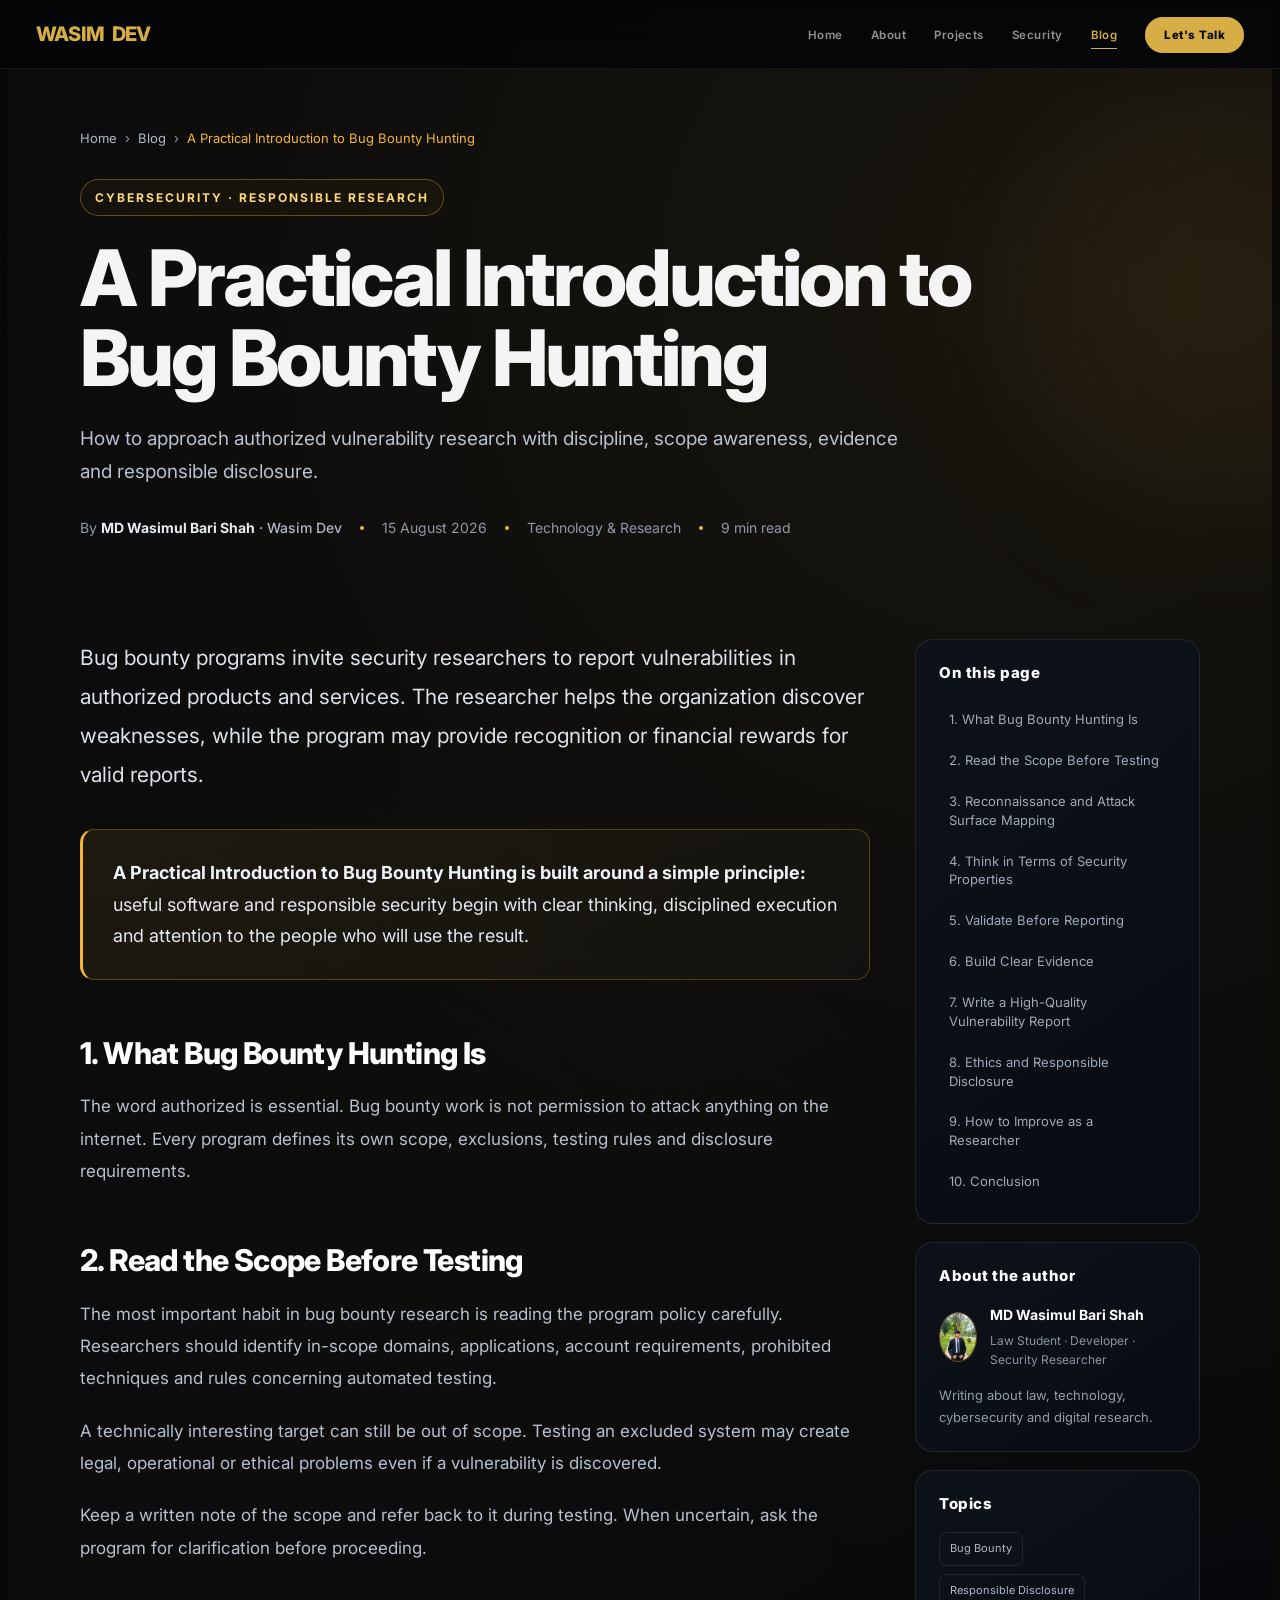
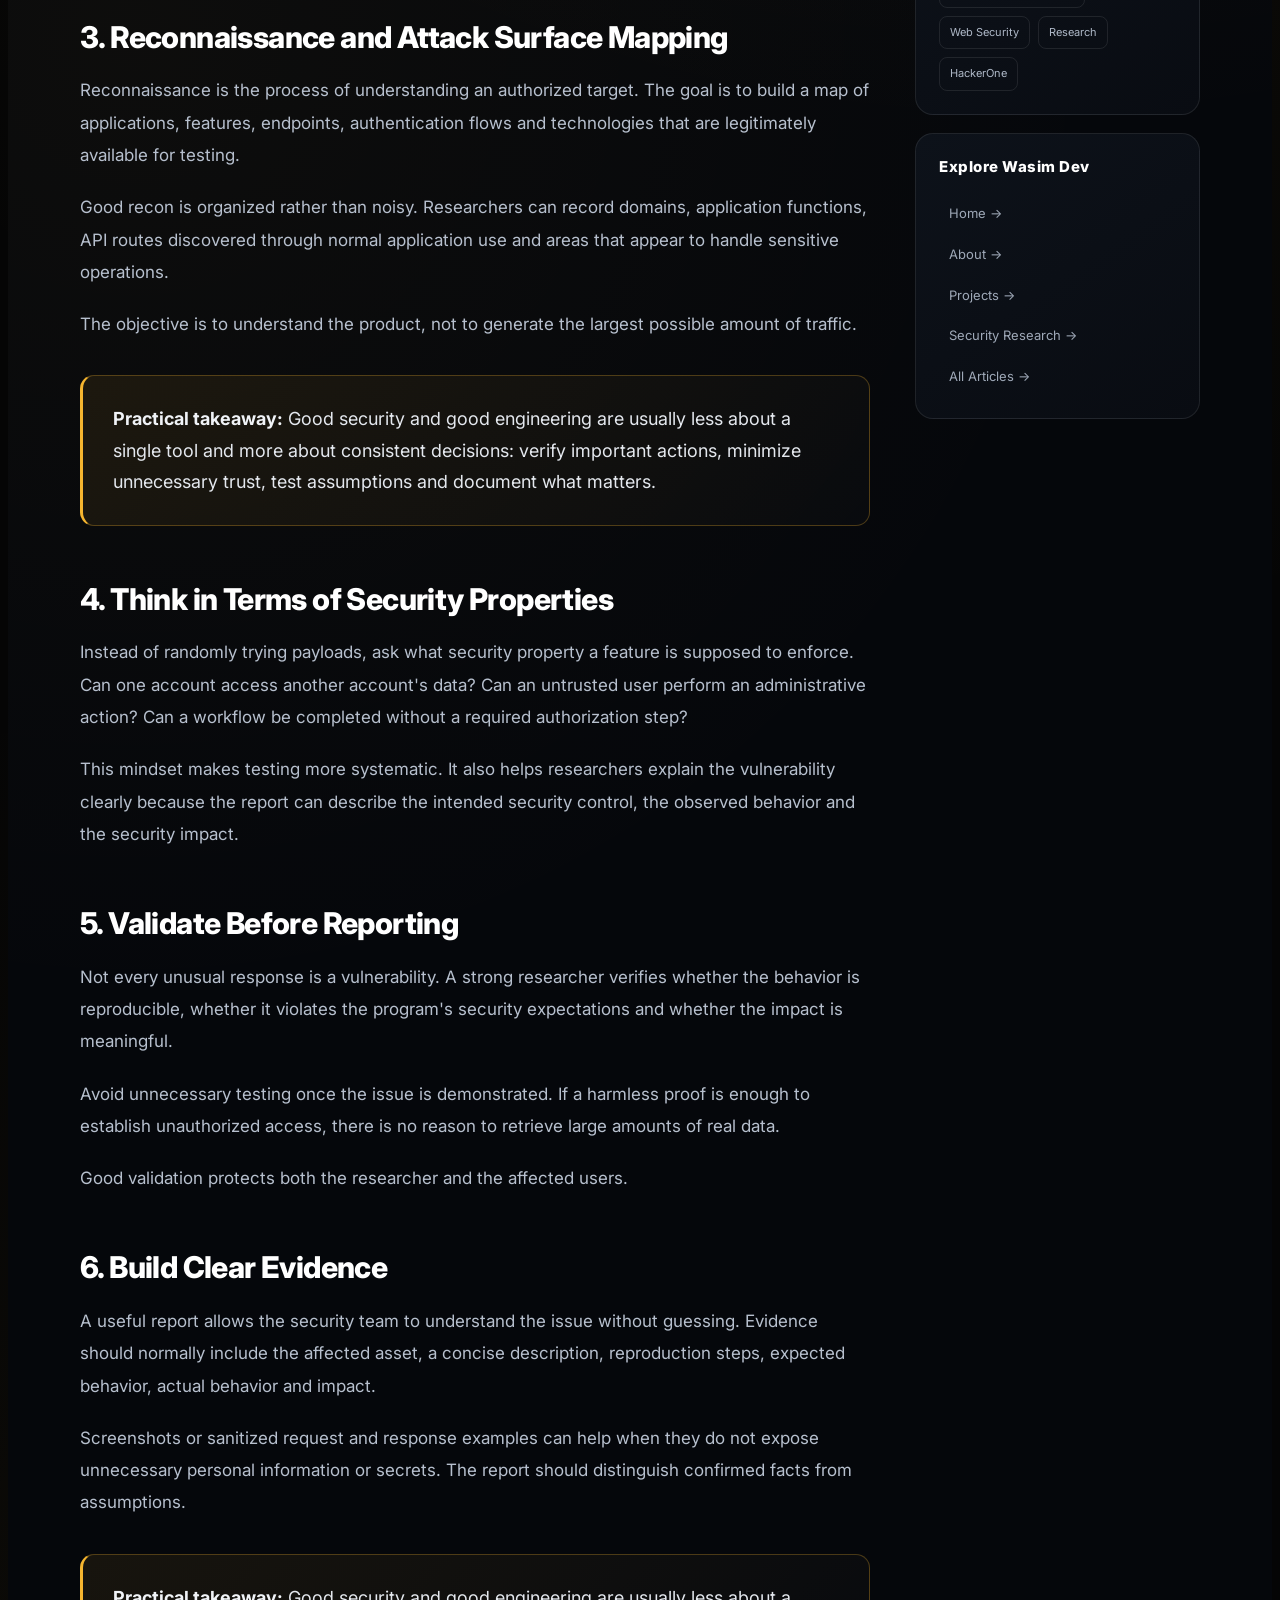
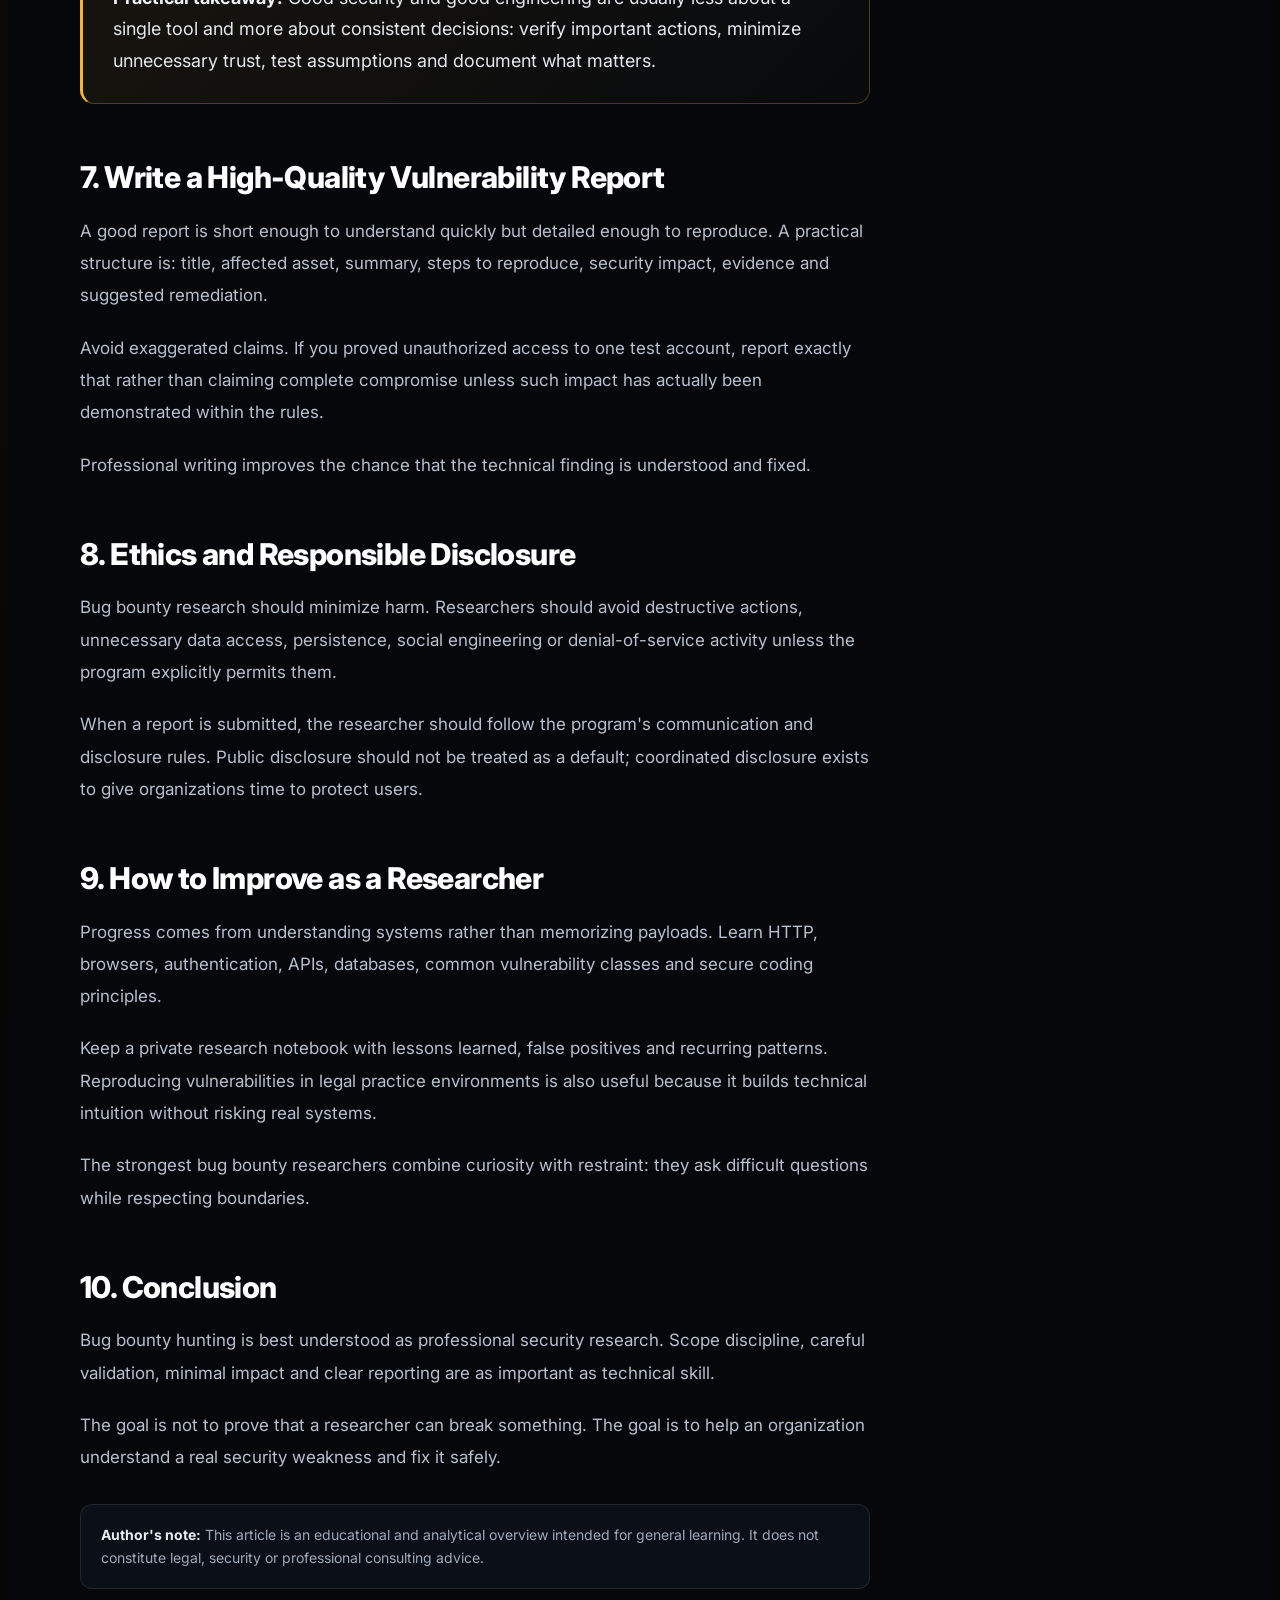
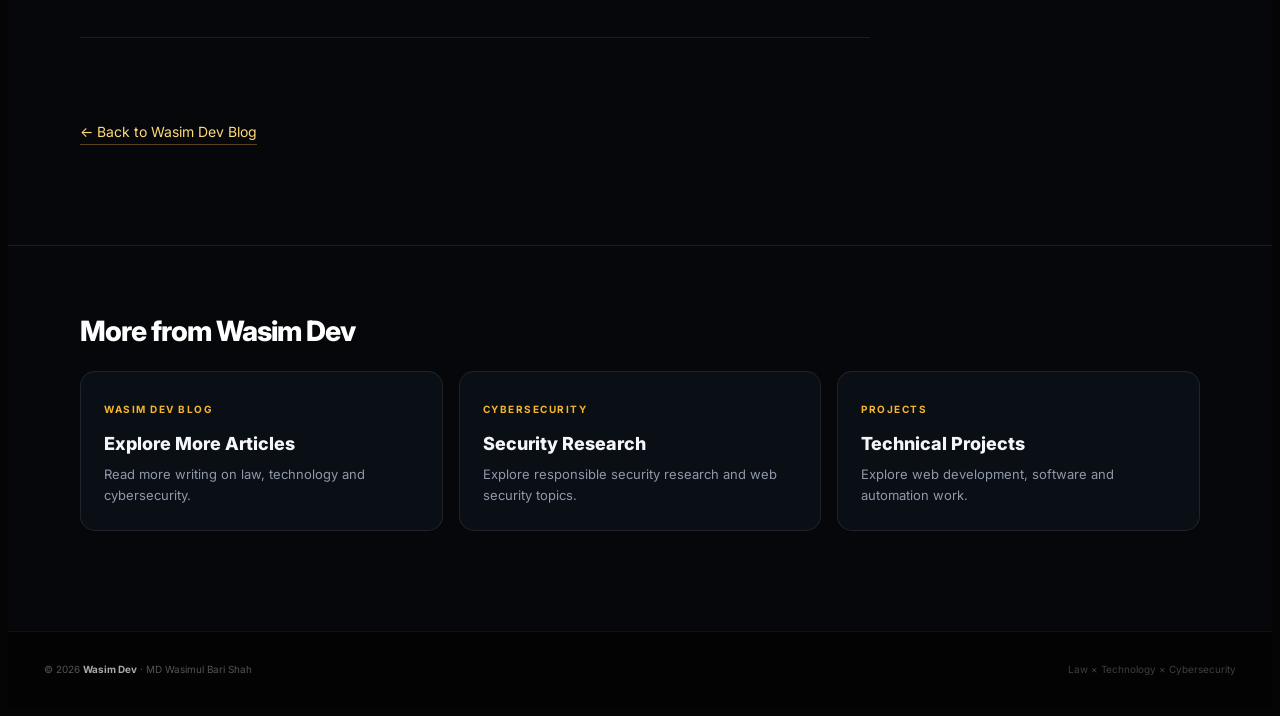
<file: blog/bug-bounty-hunting/index.html>
<!doctype html>
<html lang="en">
<head>
<meta charset="UTF-8">
<meta name="viewport" content="width=device-width, initial-scale=1">
<title>A Practical Introduction to Bug Bounty Hunting by Wasim Dev | MD Wasimul Bari Shah</title>
<meta name="description" content="A practical introduction by Wasim Dev to bug bounty hunting, covering scope, methodology, recon, validation, evidence, reporting, ethics and continuous learning.">
<meta name="author" content="MD Wasimul Bari Shah">
<meta name="application-name" content="Wasim Dev">
<meta name="theme-color" content="#05070b">
<link rel="author" href="https://wasimdev.me/#person">
<meta name="robots" content="index, follow, max-image-preview:large, max-snippet:-1, max-video-preview:-1">
<link rel="canonical" href="https://wasimdev.me/blog/bug-bounty-hunting/">
<meta property="og:type" content="article">
<meta property="og:title" content="A Practical Introduction to Bug Bounty Hunting | Wasim Dev">
<meta property="og:description" content="A practical introduction by Wasim Dev to bug bounty hunting, covering scope, methodology, recon, validation, evidence, reporting, ethics and continuous learning.">
<meta property="og:url" content="https://wasimdev.me/blog/bug-bounty-hunting/">
<meta property="og:site_name" content="Wasim Dev">
<meta property="og:locale" content="en_US">
<meta property="og:image" content="https://wasimdev.me/assets/wasim-profile.webp">
<meta property="og:image:alt" content="MD Wasimul Bari Shah — Wasim Dev">
<meta property="article:published_time" content="2026-08-15T00:00:00+06:00">
<meta property="article:modified_time" content="2026-08-15T00:00:00+06:00">
<meta property="article:author" content="MD Wasimul Bari Shah">
<meta property="article:section" content="Technology">
<meta property="article:tag" content="Bug Bounty">
<meta property="article:tag" content="Responsible Disclosure">
<meta property="article:tag" content="Web Security">
<meta property="article:tag" content="Research">
<meta property="article:tag" content="HackerOne">

<meta name="twitter:card" content="summary_large_image">
<meta name="twitter:title" content="A Practical Introduction to Bug Bounty Hunting | Wasim Dev">
<meta name="twitter:description" content="A practical introduction by Wasim Dev to bug bounty hunting, covering scope, methodology, recon, validation, evidence, reporting, ethics and continuous learning.">
<meta name="twitter:image" content="https://wasimdev.me/assets/wasim-profile.webp">
<meta name="twitter:image:alt" content="MD Wasimul Bari Shah — Wasim Dev">
<link rel="preconnect" href="https://fonts.googleapis.com">
<link rel="preconnect" href="https://fonts.gstatic.com" crossorigin>
<link href="https://fonts.googleapis.com/css2?family=Inter:wght@400;500;600;700;800&display=swap" rel="stylesheet">
<link rel="stylesheet" href="/assets/style.css">
<style>
/* =========================================================
   ARTICLE PAGE — WASIM DEV
   ========================================================= */

:root{
  --article-bg:#05070b;
  --article-card:#0b0f16;
  --article-card-2:#0e131c;
  --article-line:rgba(255,255,255,.09);
  --article-text:#f4f6fa;
  --article-muted:#aeb8c7;
  --article-gold:#f5b52f;
  --article-gold-light:#ffd978;
  --article-max:1120px;
}

.article-page{
  background:
    radial-gradient(circle at 80% 5%,rgba(245,181,47,.08),transparent 28%),
    radial-gradient(circle at 10% 30%,rgba(245,181,47,.035),transparent 25%),
    var(--article-bg);
  color:var(--article-text);
  min-height:100vh;
}

.article-hero{
  padding:120px 20px 65px;
  position:relative;
  overflow:hidden;
}

.article-hero::before{
  content:"";
  position:absolute;
  width:420px;
  height:420px;
  right:-170px;
  top:80px;
  border-radius:50%;
  background:rgba(245,181,47,.07);
  filter:blur(80px);
  pointer-events:none;
}

.article-container{
  width:min(var(--article-max),100%);
  margin:auto;
  position:relative;
  z-index:1;
}

.breadcrumb{
  display:flex;
  flex-wrap:wrap;
  align-items:center;
  gap:8px;
  color:#8f99a8;
  font-size:13px;
  margin-bottom:30px;
}

.breadcrumb a{
  color:#aeb8c7;
  text-decoration:none;
  transition:.25s;
}

.breadcrumb a:hover{
  color:var(--article-gold);
}

.breadcrumb .current{
  color:var(--article-gold);
}

.article-category{
  display:inline-flex;
  align-items:center;
  gap:8px;
  padding:8px 14px;
  border:1px solid rgba(245,181,47,.35);
  border-radius:999px;
  color:var(--article-gold-light);
  font-size:12px;
  font-weight:700;
  letter-spacing:2px;
  text-transform:uppercase;
  margin-bottom:22px;
  background:rgba(245,181,47,.035);
}

.article-title{
  max-width:920px;
  margin:0;
  font-size:clamp(42px,7vw,78px);
  line-height:1.02;
  letter-spacing:-3px;
  font-weight:800;
}

.article-title span{
  color:var(--article-gold);
}

.article-subtitle{
  max-width:820px;
  margin:25px 0 28px;
  color:#b9c2cf;
  font-size:19px;
  line-height:1.75;
}

.article-meta{
  display:flex;
  flex-wrap:wrap;
  gap:18px;
  align-items:center;
  color:#8e98a7;
  font-size:14px;
}

.article-meta strong{
  color:#e7ebf2;
}

.author-alias{
  color:#aeb8c7;
  font-weight:500;
}

.article-meta-divider{
  width:4px;
  height:4px;
  background:var(--article-gold);
  border-radius:50%;
}

.article-layout{
  display:grid;
  grid-template-columns:minmax(0,1fr) 285px;
  gap:45px;
  align-items:start;
  padding:35px 20px 100px;
}

.article-content{
  min-width:0;
}

.article-content .lead-paragraph{
  font-size:21px;
  line-height:1.85;
  color:#dce2eb;
}

.article-content h2{
  margin:55px 0 18px;
  font-size:30px;
  line-height:1.25;
  color:#fff;
  letter-spacing:-.6px;
}

.article-content h3{
  margin:35px 0 14px;
  font-size:21px;
  color:#f6f7fa;
}

.article-content p{
  margin:0 0 20px;
  color:#b7c0ce;
  font-size:17px;
  line-height:1.9;
}

.article-content strong{
  color:#f0f3f7;
}

.article-content a{
  color:var(--article-gold-light);
  text-decoration:none;
  border-bottom:1px solid rgba(245,181,47,.35);
}

.article-content a:hover{
  color:#fff;
  border-color:var(--article-gold);
}

.article-content ul,
.article-content ol{
  margin:18px 0 25px;
  padding-left:25px;
  color:#b7c0ce;
}

.article-content li{
  margin:10px 0;
  line-height:1.75;
}

.article-highlight{
  margin:35px 0;
  padding:27px 30px;
  border:1px solid rgba(245,181,47,.28);
  border-left:3px solid var(--article-gold);
  border-radius:14px;
  background:
    linear-gradient(135deg,rgba(245,181,47,.08),rgba(255,255,255,.015));
}

.article-highlight p{
  margin:0;
  color:#e4e8ee;
  font-size:18px;
  line-height:1.75;
}

.article-divider{
  height:1px;
  background:var(--article-line);
  margin:48px 0;
}

.article-table-wrap{
  overflow-x:auto;
  margin:28px 0 35px;
  border:1px solid var(--article-line);
  border-radius:14px;
}

.article-table{
  width:100%;
  border-collapse:collapse;
  min-width:620px;
}

.article-table th,
.article-table td{
  padding:16px 18px;
  text-align:left;
  border-bottom:1px solid var(--article-line);
  color:#b9c2cf;
  line-height:1.6;
}

.article-table th{
  color:#fff;
  background:#0d121a;
  font-size:14px;
}

.article-table tr:last-child td{
  border-bottom:0;
}

.article-table td:first-child{
  color:var(--article-gold-light);
  font-weight:600;
}

.article-note{
  padding:18px 20px;
  margin:30px 0;
  border-radius:12px;
  background:#0b1018;
  border:1px solid var(--article-line);
  color:#9fa9b8;
  font-size:14px;
  line-height:1.7;
}

.article-note strong{
  color:#e8edf4;
}

.article-sidebar{
  position:sticky;
  top:95px;
}

.sidebar-card{
  background:linear-gradient(145deg,#0d121a,#090c12);
  border:1px solid var(--article-line);
  border-radius:18px;
  padding:23px;
  margin-bottom:18px;
}

.sidebar-card h3{
  margin:0 0 18px;
  color:#fff;
  font-size:15px;
  letter-spacing:.5px;
}

.toc{
  display:flex;
  flex-direction:column;
  gap:4px;
}

.toc a{
  color:#9fa9b8;
  text-decoration:none;
  font-size:13px;
  line-height:1.45;
  padding:9px 10px;
  border-radius:8px;
  transition:.25s;
}

.toc a:hover{
  color:var(--article-gold-light);
  background:rgba(245,181,47,.06);
  transform:translateX(3px);
}

.author-box{
  display:flex;
  gap:13px;
  align-items:center;
}

.author-avatar{
  width:48px;
  height:48px;
  border-radius:50%;
  object-fit:cover;
  border:1px solid rgba(245,181,47,.4);
}

.author-name{
  color:#fff;
  font-weight:700;
  font-size:14px;
}

.author-role{
  color:#8994a3;
  font-size:12px;
  margin-top:4px;
}

.article-tags{
  display:flex;
  flex-wrap:wrap;
  gap:8px;
}

.article-tag{
  padding:7px 10px;
  border:1px solid var(--article-line);
  border-radius:8px;
  color:#aeb8c7;
  font-size:11px;
}

.related-section{
  border-top:1px solid var(--article-line);
  padding:70px 20px 100px;
}

.related-title{
  margin:0 0 25px;
  font-size:28px;
  color:#fff;
}

.related-grid{
  display:grid;
  grid-template-columns:repeat(3,1fr);
  gap:16px;
}

.related-card{
  display:block;
  padding:23px;
  border:1px solid var(--article-line);
  border-radius:15px;
  background:#0a0e15;
  text-decoration:none;
  transition:.3s ease;
}

.related-card:hover{
  transform:translateY(-5px);
  border-color:rgba(245,181,47,.35);
  box-shadow:0 18px 45px rgba(0,0,0,.25);
}

.related-card small{
  color:var(--article-gold);
  text-transform:uppercase;
  letter-spacing:1.5px;
  font-size:10px;
  font-weight:700;
}

.related-card h3{
  margin:10px 0 8px;
  color:#f4f6fa;
  font-size:18px;
  line-height:1.4;
}

.related-card p{
  margin:0;
  color:#8f99a8;
  font-size:13px;
  line-height:1.65;
}

.back-blog{
  display:inline-flex;
  align-items:center;
  gap:8px;
  color:#b8c1ce;
  text-decoration:none;
  font-size:14px;
  margin-top:35px;
  transition:.25s;
}

.back-blog:hover{
  color:var(--article-gold);
  transform:translateX(-3px);
}

.reveal{
  opacity:0;
  transform:translateY(20px);
  animation:articleReveal .7s ease forwards;
}

.reveal-delay-1{
  animation-delay:.1s;
}

.reveal-delay-2{
  animation-delay:.2s;
}

.reveal-delay-3{
  animation-delay:.3s;
}

@keyframes articleReveal{
  to{
    opacity:1;
    transform:translateY(0);
  }
}

@media(max-width:900px){
  .article-layout{
    grid-template-columns:1fr;
    gap:20px;
  }

  .article-sidebar{
    position:static;
    order:-1;
  }

  .sidebar-card.toc-card{
    display:none;
  }

  .related-grid{
    grid-template-columns:1fr;
  }
}

@media(max-width:650px){
  .article-hero{
    padding:95px 18px 45px;
  }

  .article-layout{
    padding:20px 18px 70px;
  }

  .article-title{
    font-size:43px;
    letter-spacing:-1.8px;
  }

  .article-subtitle{
    font-size:16px;
    line-height:1.7;
  }

  .article-content .lead-paragraph{
    font-size:18px;
  }

  .article-content h2{
    font-size:25px;
    margin-top:42px;
  }

  .article-content p{
    font-size:16px;
    line-height:1.8;
  }

  .article-highlight{
    padding:22px;
  }

  .article-meta{
    gap:10px;
  }
}

@media(prefers-reduced-motion:reduce){
  .reveal{
    opacity:1;
    transform:none;
    animation:none;
  }

  *{
    scroll-behavior:auto!important;
  }
}

/* =========================================================
   FINAL ARTICLE LAYOUT SAFETY PATCH
   Prevents global style.css nav/toc/aside rules from leaking
   into the article sidebar and breadcrumb.
   ========================================================= */

.article-page nav{
  position:static !important;
  inset:auto !important;
  float:none !important;
  transform:none !important;
}

.article-page .breadcrumb{
  position:relative !important;
  display:flex !important;
  width:100% !important;
  height:auto !important;
  margin:0 0 30px !important;
  padding:0 !important;
  overflow:visible !important;
}

.article-page .article-sidebar{
  position:sticky !important;
  top:95px !important;
  width:100% !important;
  min-width:0 !important;
  max-width:285px !important;
  height:auto !important;
  margin:0 !important;
  padding:0 !important;
  float:none !important;
  display:block !important;
  align-self:start !important;
}

.article-page .sidebar-card{
  position:static !important;
  width:100% !important;
  height:auto !important;
  box-sizing:border-box !important;
  float:none !important;
  margin-left:0 !important;
  margin-right:0 !important;
}

.article-page .article-sidebar .toc{
  position:static !important;
  inset:auto !important;
  display:flex !important;
  flex-direction:column !important;
  align-items:stretch !important;
  justify-content:flex-start !important;
  gap:4px !important;
  width:100% !important;
  height:auto !important;
  max-height:none !important;
  overflow:visible !important;
  float:none !important;
  margin:0 !important;
  padding:0 !important;
}

.article-page .article-sidebar .toc a{
  position:static !important;
  inset:auto !important;
  display:block !important;
  width:100% !important;
  box-sizing:border-box !important;
  float:none !important;
  margin:0 !important;
  padding:9px 10px !important;
  transform:none !important;
  white-space:normal !important;
}

@media(max-width:900px){
  .article-page .article-sidebar{
    position:static !important;
    max-width:none !important;
  }

  .article-page .sidebar-card.toc-card{
    display:none !important;
  }
}

@media(max-width:650px){
  .article-page .breadcrumb{
    margin-bottom:22px !important;
  }
}

</style>
<script type="application/ld+json">{"@context": "https://schema.org", "@type": "BlogPosting", "@id": "https://wasimdev.me/blog/bug-bounty-hunting/#article", "mainEntityOfPage": {"@type": "WebPage", "@id": "https://wasimdev.me/blog/bug-bounty-hunting/"}, "headline": "A Practical Introduction to Bug Bounty Hunting", "description": "A practical introduction by Wasim Dev to bug bounty hunting, covering scope, methodology, recon, validation, evidence, reporting, ethics and continuous learning.", "url": "https://wasimdev.me/blog/bug-bounty-hunting/", "datePublished": "2026-08-15", "dateModified": "2026-08-15", "author": {"@type": "Person", "@id": "https://wasimdev.me/#person", "name": "MD Wasimul Bari Shah", "url": "https://wasimdev.me/"}, "publisher": {"@type": "Person", "name": "MD Wasimul Bari Shah", "url": "https://wasimdev.me/"}, "image": "https://wasimdev.me/assets/wasim-profile.webp", "articleSection": "Technology", "keywords": ["Bug Bounty", "Responsible Disclosure", "Web Security", "Research", "HackerOne"], "inLanguage": "en"}</script>
<script type="application/ld+json">{"@context":"https://schema.org","@type":"BreadcrumbList","itemListElement":[{"@type":"ListItem","position":1,"name":"Home","item":"https://wasimdev.me/"},{"@type":"ListItem","position":2,"name":"Blog","item":"https://wasimdev.me/blog/"},{"@type":"ListItem","position":3,"name":'A Practical Introduction to Bug Bounty Hunting',"item":"https://wasimdev.me/blog/bug-bounty-hunting/"}]}</script>
</head>
<body>
<nav><div class="container nav-inner">
<a class="logo" href="/"><span>WASIM</span><span>DEV</span></a>
<ul class="nav-links"><li><a href="/">Home</a></li><li><a href="/about/">About</a></li><li><a href="/projects/">Projects</a></li><li><a href="/security/">Security</a></li><li><a class="active" href="/blog/">Blog</a></li><li><a class="nav-cta" href="/#contact">Let's Talk</a></li></ul>
<button class="menu" type="button" aria-label="Open navigation" aria-expanded="false">☰</button></div></nav>
<main class="article-page">
<header class="article-hero"><div class="article-container">
<nav class="breadcrumb" aria-label="Breadcrumb"><a href="/">Home</a><span>›</span><a href="/blog/">Blog</a><span>›</span><span class="current">A Practical Introduction to Bug Bounty Hunting</span></nav>
<div class="article-category reveal">Cybersecurity · Responsible Research</div>
<h1 class="article-title reveal reveal-delay-1">A Practical Introduction to Bug Bounty Hunting</h1>
<p class="article-subtitle reveal reveal-delay-2">How to approach authorized vulnerability research with discipline, scope awareness, evidence and responsible disclosure.</p>
<div class="article-meta reveal reveal-delay-3"><span>By <strong>MD Wasimul Bari Shah</strong> <span class="author-alias">· Wasim Dev</span></span><span class="article-meta-divider"></span><span>15 August 2026</span><span class="article-meta-divider"></span><span>Technology &amp; Research</span><span class="article-meta-divider"></span><span>9 min read</span></div>
</div></header>
<div class="article-container article-layout">
<article class="article-content" aria-label="A Practical Introduction to Bug Bounty Hunting by Wasim Dev">
<p class="lead-paragraph">Bug bounty programs invite security researchers to report vulnerabilities in authorized products and services. The researcher helps the organization discover weaknesses, while the program may provide recognition or financial rewards for valid reports.</p>
<div class="article-highlight"><p><strong>A Practical Introduction to Bug Bounty Hunting is built around a simple principle:</strong> useful software and responsible security begin with clear thinking, disciplined execution and attention to the people who will use the result.</p></div><h2 id="intro">1. What Bug Bounty Hunting Is</h2><p>The word authorized is essential. Bug bounty work is not permission to attack anything on the internet. Every program defines its own scope, exclusions, testing rules and disclosure requirements.</p><h2 id="scope">2. Read the Scope Before Testing</h2><p>The most important habit in bug bounty research is reading the program policy carefully. Researchers should identify in-scope domains, applications, account requirements, prohibited techniques and rules concerning automated testing.</p><p>A technically interesting target can still be out of scope. Testing an excluded system may create legal, operational or ethical problems even if a vulnerability is discovered.</p><p>Keep a written note of the scope and refer back to it during testing. When uncertain, ask the program for clarification before proceeding.</p><h2 id="recon">3. Reconnaissance and Attack Surface Mapping</h2><p>Reconnaissance is the process of understanding an authorized target. The goal is to build a map of applications, features, endpoints, authentication flows and technologies that are legitimately available for testing.</p><p>Good recon is organized rather than noisy. Researchers can record domains, application functions, API routes discovered through normal application use and areas that appear to handle sensitive operations.</p><p>The objective is to understand the product, not to generate the largest possible amount of traffic.</p><div class="article-highlight"><p><strong>Practical takeaway:</strong> Good security and good engineering are usually less about a single tool and more about consistent decisions: verify important actions, minimize unnecessary trust, test assumptions and document what matters.</p></div><h2 id="method">4. Think in Terms of Security Properties</h2><p>Instead of randomly trying payloads, ask what security property a feature is supposed to enforce. Can one account access another account's data? Can an untrusted user perform an administrative action? Can a workflow be completed without a required authorization step?</p><p>This mindset makes testing more systematic. It also helps researchers explain the vulnerability clearly because the report can describe the intended security control, the observed behavior and the security impact.</p><h2 id="validate">5. Validate Before Reporting</h2><p>Not every unusual response is a vulnerability. A strong researcher verifies whether the behavior is reproducible, whether it violates the program's security expectations and whether the impact is meaningful.</p><p>Avoid unnecessary testing once the issue is demonstrated. If a harmless proof is enough to establish unauthorized access, there is no reason to retrieve large amounts of real data.</p><p>Good validation protects both the researcher and the affected users.</p><h2 id="evidence">6. Build Clear Evidence</h2><p>A useful report allows the security team to understand the issue without guessing. Evidence should normally include the affected asset, a concise description, reproduction steps, expected behavior, actual behavior and impact.</p><p>Screenshots or sanitized request and response examples can help when they do not expose unnecessary personal information or secrets. The report should distinguish confirmed facts from assumptions.</p><div class="article-highlight"><p><strong>Practical takeaway:</strong> Good security and good engineering are usually less about a single tool and more about consistent decisions: verify important actions, minimize unnecessary trust, test assumptions and document what matters.</p></div><h2 id="report">7. Write a High-Quality Vulnerability Report</h2><p>A good report is short enough to understand quickly but detailed enough to reproduce. A practical structure is: title, affected asset, summary, steps to reproduce, security impact, evidence and suggested remediation.</p><p>Avoid exaggerated claims. If you proved unauthorized access to one test account, report exactly that rather than claiming complete compromise unless such impact has actually been demonstrated within the rules.</p><p>Professional writing improves the chance that the technical finding is understood and fixed.</p><h2 id="ethics">8. Ethics and Responsible Disclosure</h2><p>Bug bounty research should minimize harm. Researchers should avoid destructive actions, unnecessary data access, persistence, social engineering or denial-of-service activity unless the program explicitly permits them.</p><p>When a report is submitted, the researcher should follow the program's communication and disclosure rules. Public disclosure should not be treated as a default; coordinated disclosure exists to give organizations time to protect users.</p><h2 id="learning">9. How to Improve as a Researcher</h2><p>Progress comes from understanding systems rather than memorizing payloads. Learn HTTP, browsers, authentication, APIs, databases, common vulnerability classes and secure coding principles.</p><p>Keep a private research notebook with lessons learned, false positives and recurring patterns. Reproducing vulnerabilities in legal practice environments is also useful because it builds technical intuition without risking real systems.</p><p>The strongest bug bounty researchers combine curiosity with restraint: they ask difficult questions while respecting boundaries.</p><h2 id="conclusion">10. Conclusion</h2><p>Bug bounty hunting is best understood as professional security research. Scope discipline, careful validation, minimal impact and clear reporting are as important as technical skill.</p><p>The goal is not to prove that a researcher can break something. The goal is to help an organization understand a real security weakness and fix it safely.</p><div class="article-note"><strong>Author's note:</strong> This article is an educational and analytical overview intended for general learning. It does not constitute legal, security or professional consulting advice.</div>
<div class="article-divider"></div>
<a class="back-blog" href="/blog/">← Back to Wasim Dev Blog</a>
</article>
<aside class="article-sidebar">
<div class="sidebar-card toc-card"><h3>On this page</h3><nav class="toc"><a href="#intro">1. What Bug Bounty Hunting Is</a>
<a href="#scope">2. Read the Scope Before Testing</a>
<a href="#recon">3. Reconnaissance and Attack Surface Mapping</a>
<a href="#method">4. Think in Terms of Security Properties</a>
<a href="#validate">5. Validate Before Reporting</a>
<a href="#evidence">6. Build Clear Evidence</a>
<a href="#report">7. Write a High-Quality Vulnerability Report</a>
<a href="#ethics">8. Ethics and Responsible Disclosure</a>
<a href="#learning">9. How to Improve as a Researcher</a>
<a href="#conclusion">10. Conclusion</a>
</nav></div>
<div class="sidebar-card"><h3>About the author</h3><div class="author-box"><img class="author-avatar" src="/assets/wasim-profile.webp" alt="MD Wasimul Bari Shah — Wasim Dev" width="48" height="48" loading="lazy" decoding="async"><div><div class="author-name">MD Wasimul Bari Shah</div><div class="author-role">Law Student · Developer · Security Researcher</div></div></div><p style="margin:15px 0 0;color:#919cab;font-size:13px;line-height:1.7;">Writing about law, technology, cybersecurity and digital research.</p></div>
<div class="sidebar-card"><h3>Topics</h3><div class="article-tags"><span class="article-tag">Bug Bounty</span><span class="article-tag">Responsible Disclosure</span><span class="article-tag">Web Security</span><span class="article-tag">Research</span><span class="article-tag">HackerOne</span></div></div>
<div class="sidebar-card"><h3>Explore Wasim Dev</h3><nav class="toc"><a href="/">Home →</a><a href="/about/">About →</a><a href="/projects/">Projects →</a><a href="/security/">Security Research →</a><a href="/blog/">All Articles →</a></nav></div>
</aside></div>
<section class="related-section"><div class="article-container"><h2 class="related-title">More from Wasim Dev</h2><div class="related-grid"><a class="related-card" href="/blog/"><small>Wasim Dev Blog</small><h3>Explore More Articles</h3><p>Read more writing on law, technology and cybersecurity.</p></a>
<a class="related-card" href="/security/"><small>Cybersecurity</small><h3>Security Research</h3><p>Explore responsible security research and web security topics.</p></a>
<a class="related-card" href="/projects/"><small>Projects</small><h3>Technical Projects</h3><p>Explore web development, software and automation work.</p></a></div></div></section>
</main>
<footer><div class="container footer-inner"><div>© <span id="year"></span> <strong>Wasim Dev</strong> · MD Wasimul Bari Shah</div><div>Law × Technology × Cybersecurity</div></div></footer>
<script src="/assets/script.js" defer></script>
<script>
document.addEventListener("DOMContentLoaded", () => {
  const articleLinks = document.querySelectorAll('.toc a[href^="#"]');
  articleLinks.forEach(link => {
    link.addEventListener("click", event => {
      const target = document.querySelector(link.getAttribute("href"));
      if (!target) return;
      event.preventDefault();
      target.scrollIntoView({behavior:"smooth", block:"start"});
    });
  });
});
</script>
</body></html>
</file>
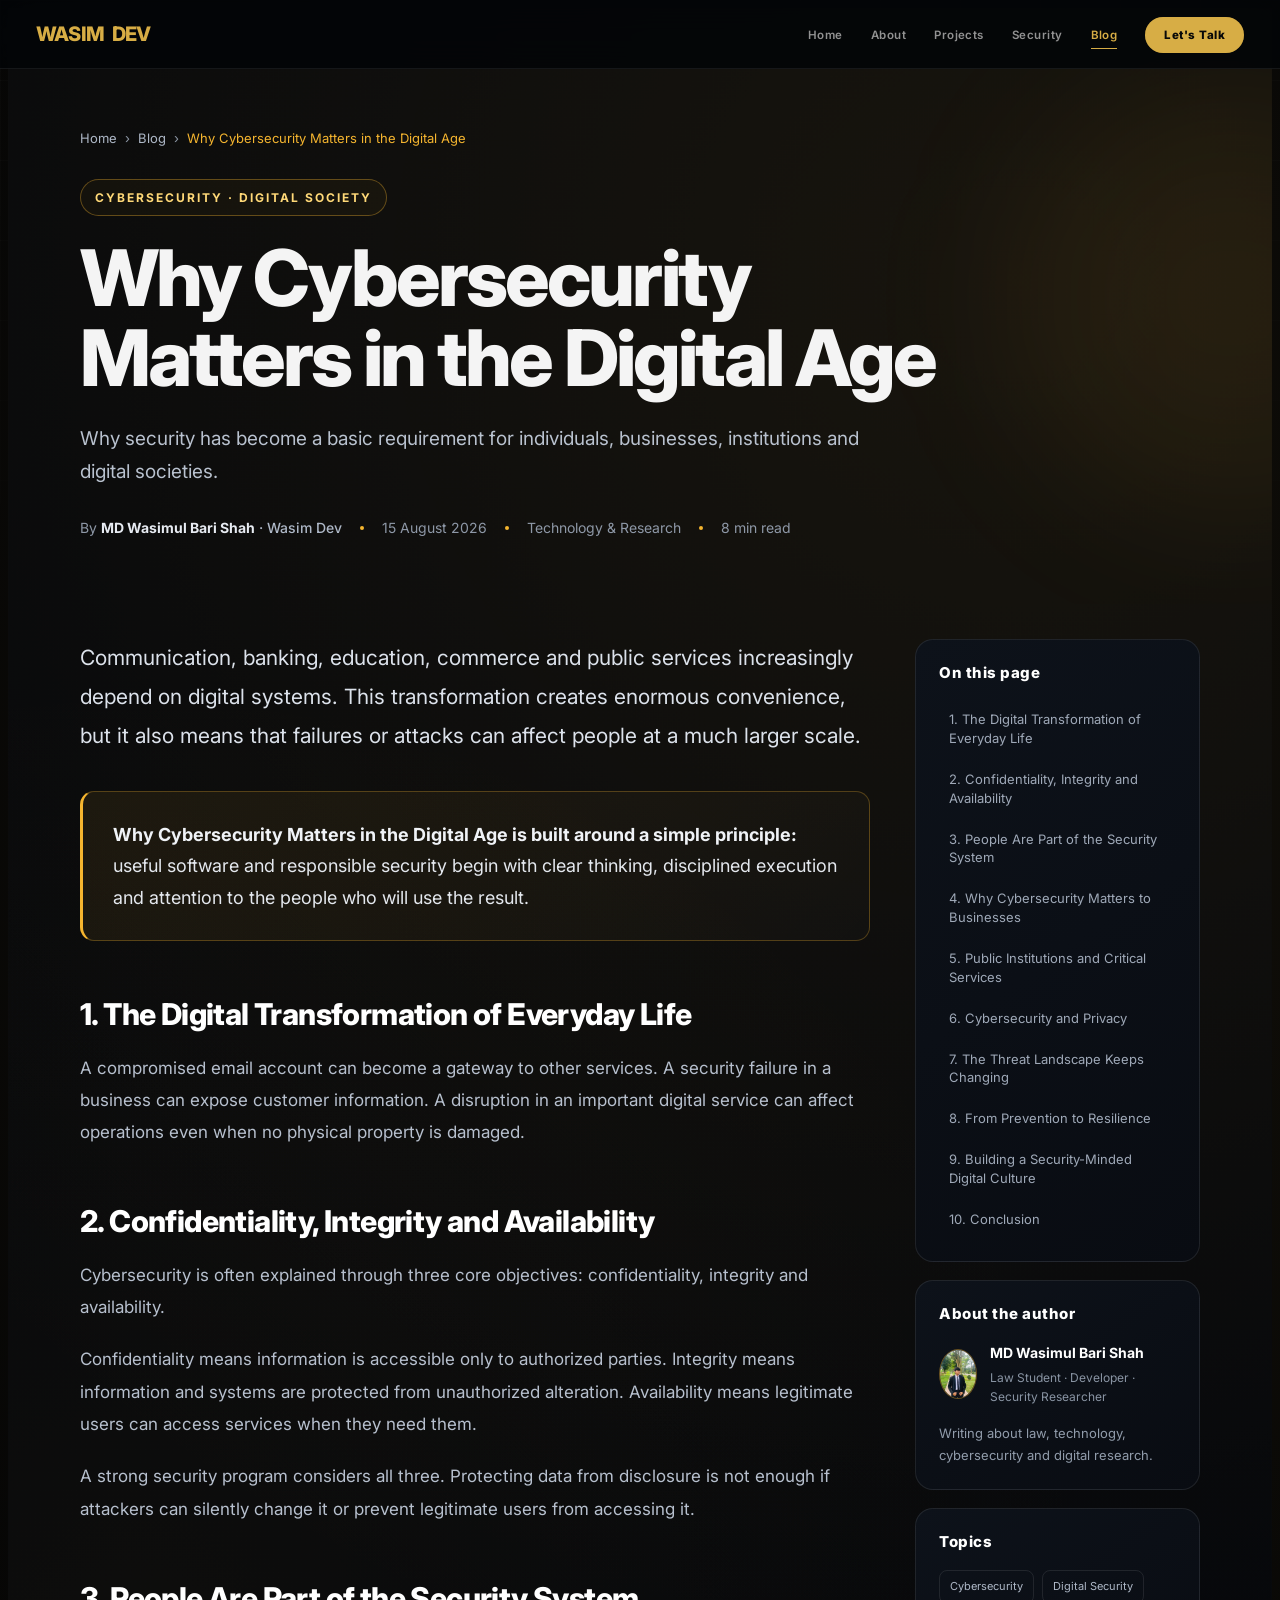
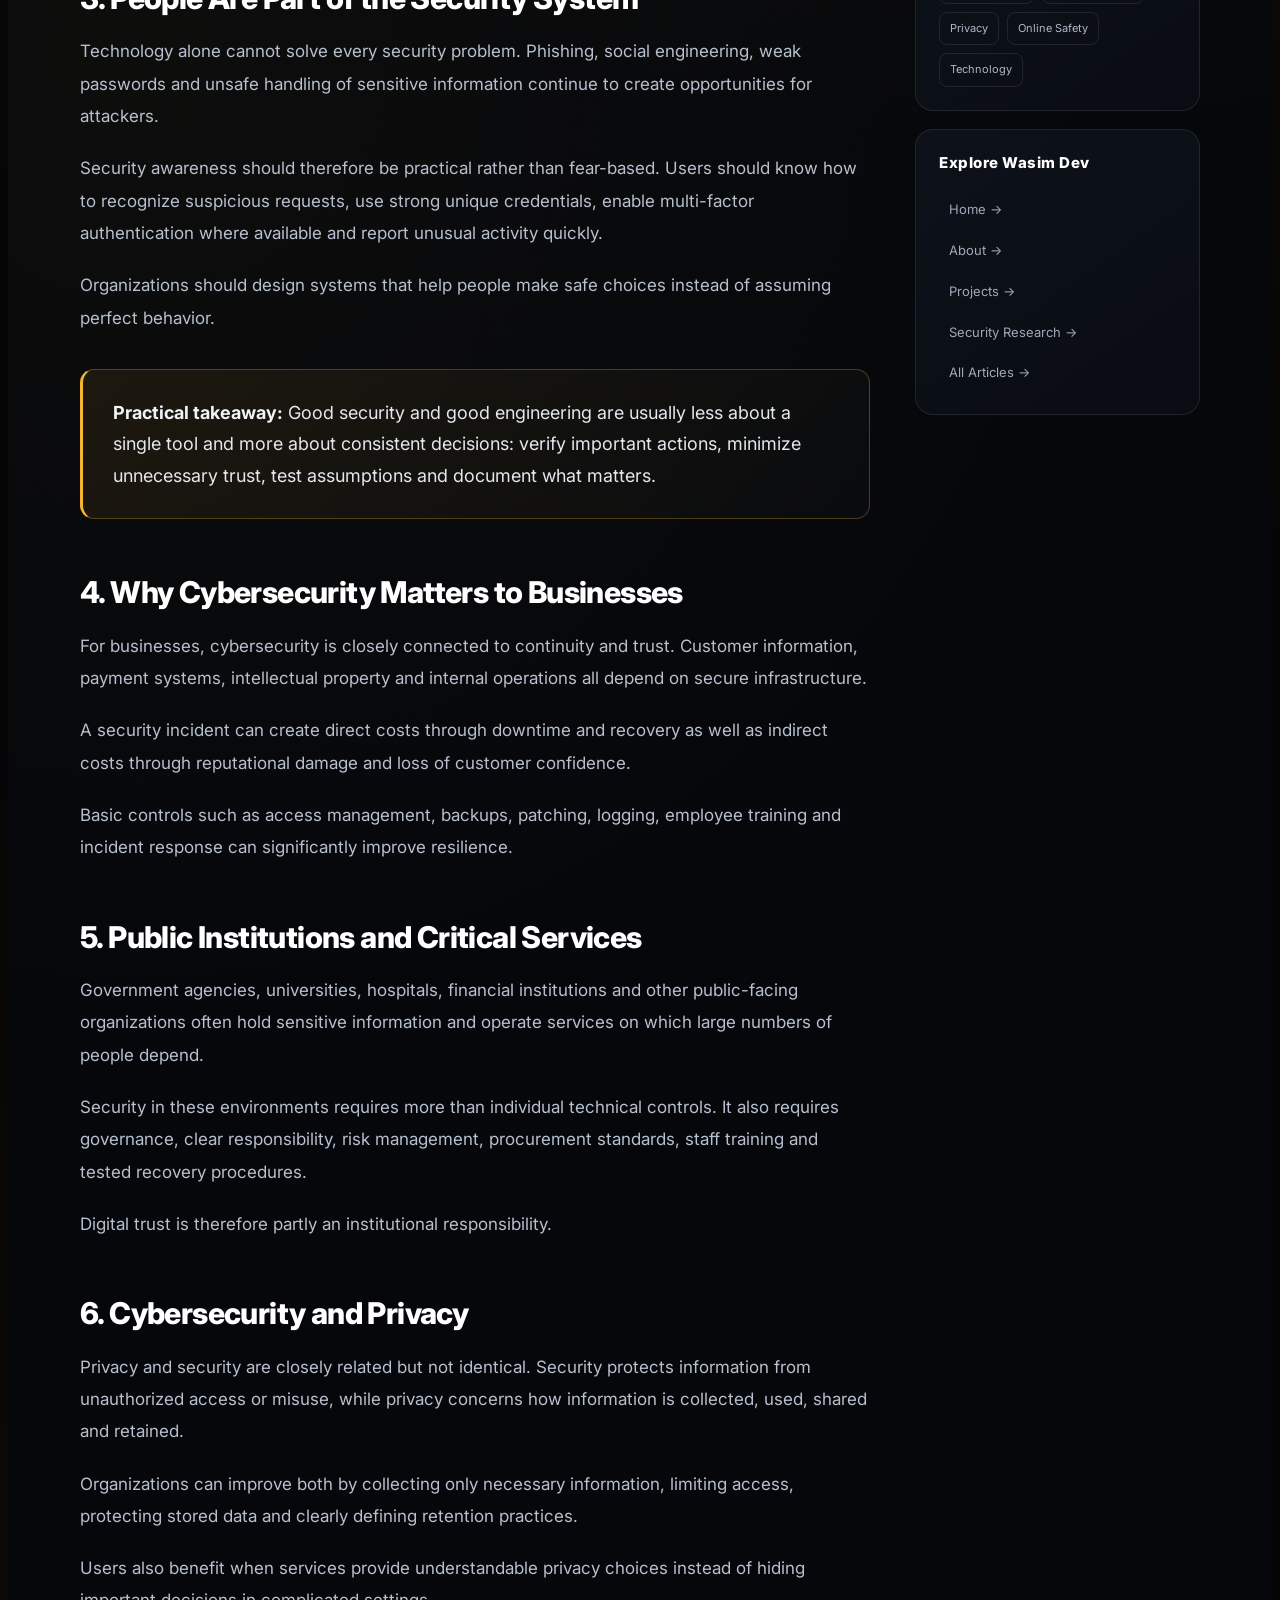
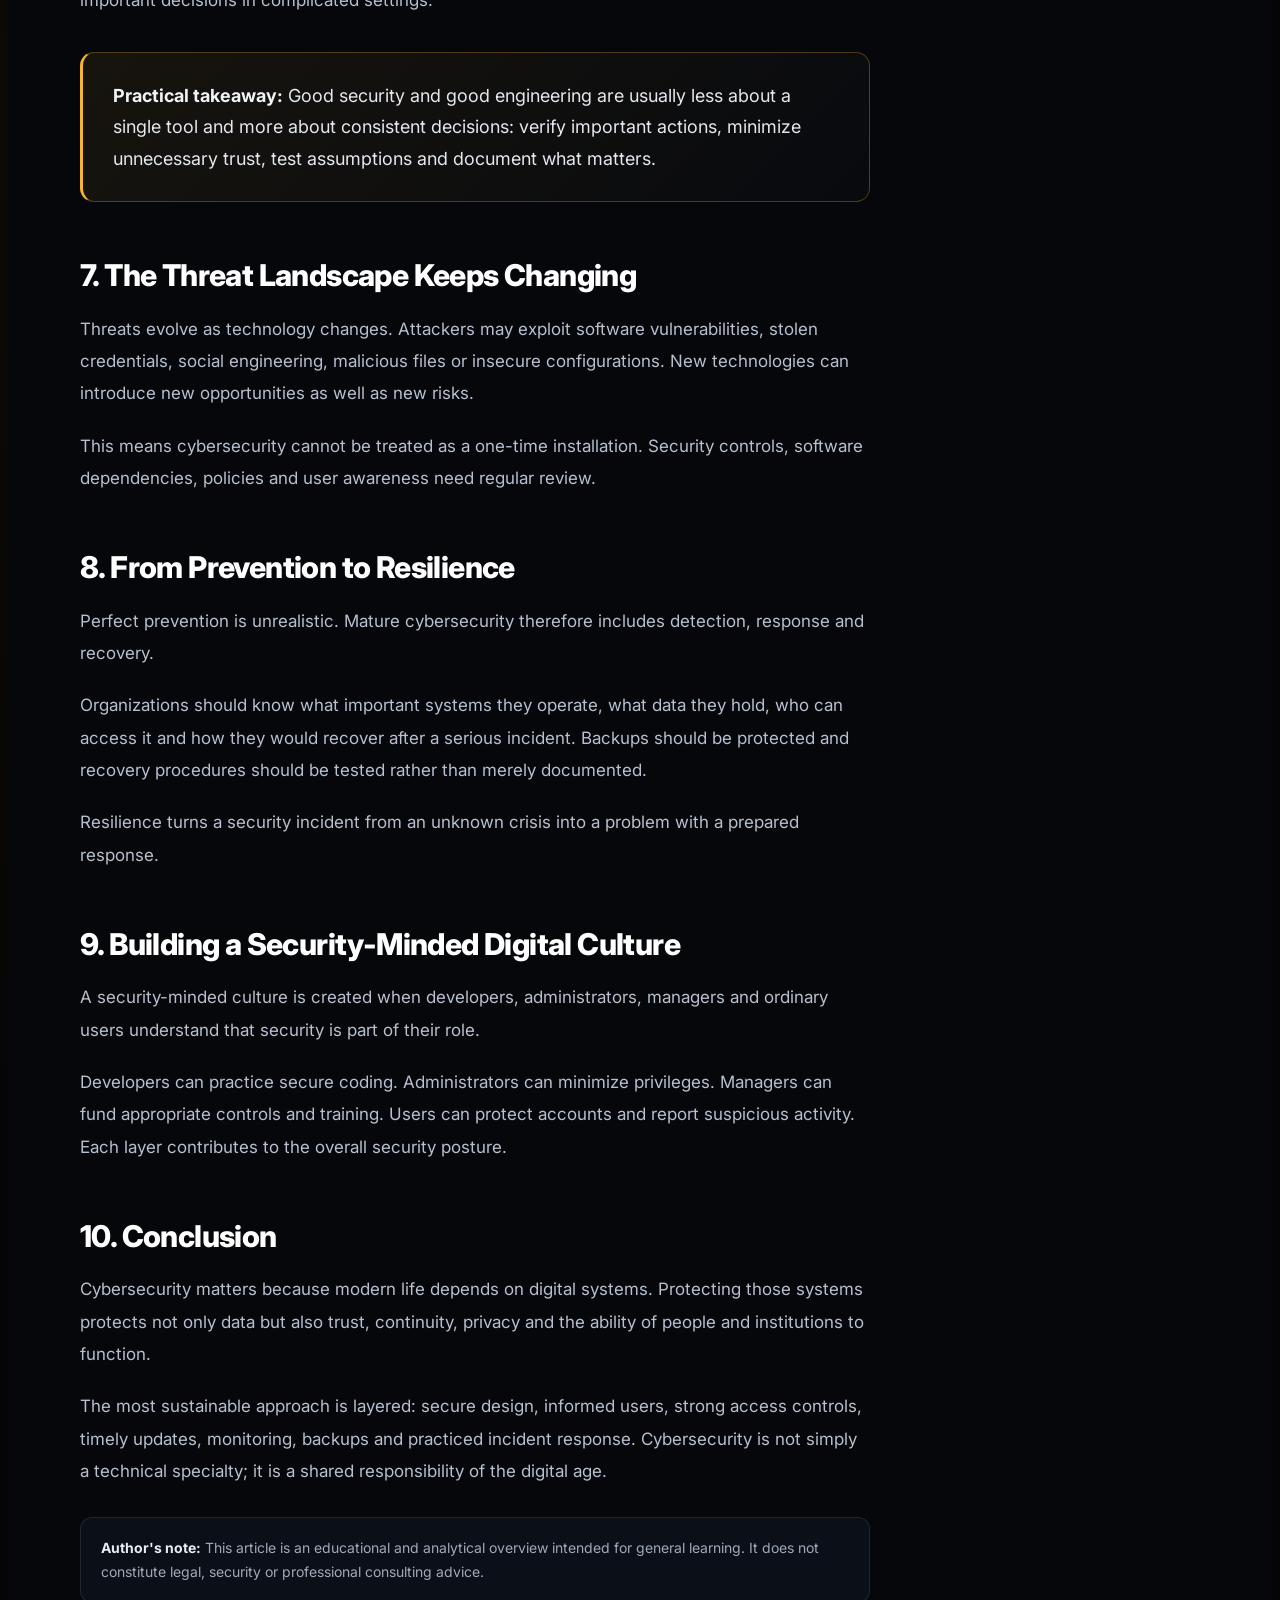
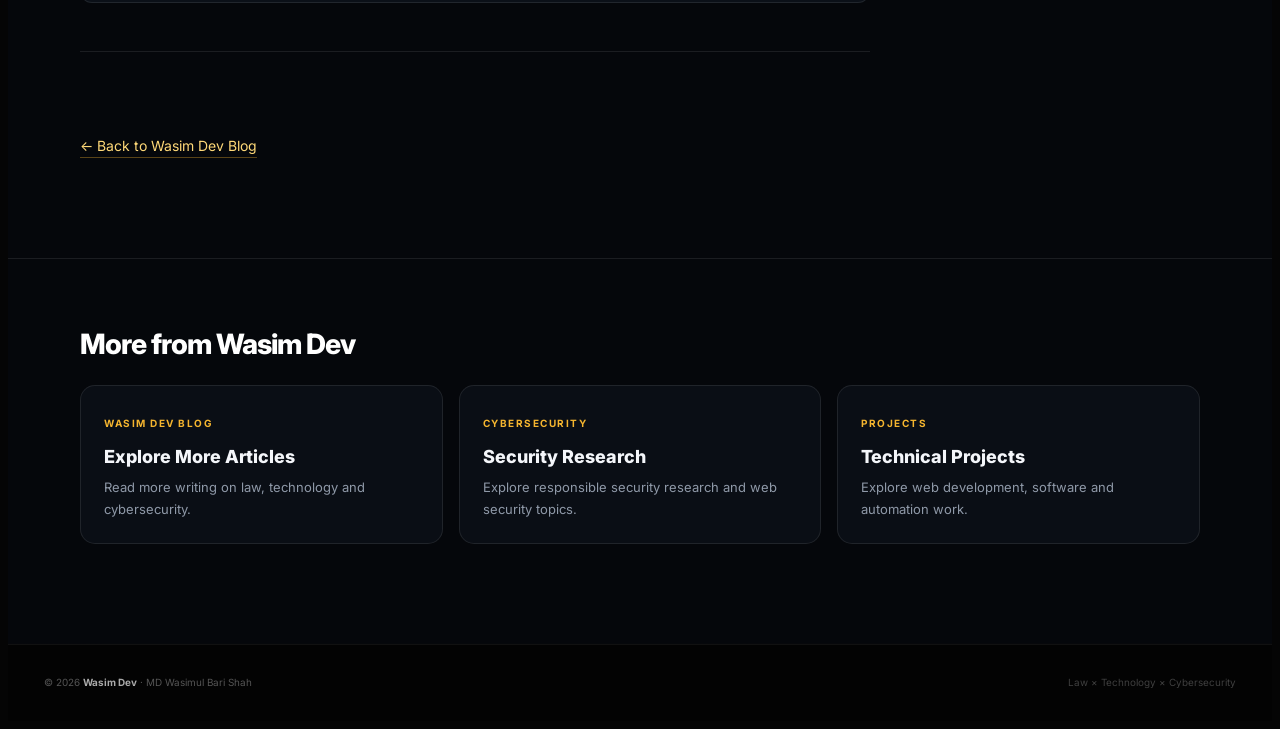
<file: blog/cybersecurity-digital-age/index.html>
<!doctype html>
<html lang="en">
<head>
<meta charset="UTF-8">
<meta name="viewport" content="width=device-width, initial-scale=1">
<title>Why Cybersecurity Matters in the Digital Age by Wasim Dev | MD Wasimul Bari Shah</title>
<meta name="description" content="An accessible discussion by Wasim Dev explaining why cybersecurity matters in modern digital life, from personal accounts and businesses to public institutions, privacy and resilience.">
<meta name="author" content="MD Wasimul Bari Shah">
<meta name="application-name" content="Wasim Dev">
<meta name="theme-color" content="#05070b">
<link rel="author" href="https://wasimdev.me/#person">
<meta name="robots" content="index, follow, max-image-preview:large, max-snippet:-1, max-video-preview:-1">
<link rel="canonical" href="https://wasimdev.me/blog/cybersecurity-digital-age/">
<meta property="og:type" content="article">
<meta property="og:title" content="Why Cybersecurity Matters in the Digital Age | Wasim Dev">
<meta property="og:description" content="An accessible discussion by Wasim Dev explaining why cybersecurity matters in modern digital life, from personal accounts and businesses to public institutions, privacy and resilience.">
<meta property="og:url" content="https://wasimdev.me/blog/cybersecurity-digital-age/">
<meta property="og:site_name" content="Wasim Dev">
<meta property="og:locale" content="en_US">
<meta property="og:image" content="https://wasimdev.me/assets/wasim-profile.webp">
<meta property="og:image:alt" content="MD Wasimul Bari Shah — Wasim Dev">
<meta property="article:published_time" content="2026-08-15T00:00:00+06:00">
<meta property="article:modified_time" content="2026-08-15T00:00:00+06:00">
<meta property="article:author" content="MD Wasimul Bari Shah">
<meta property="article:section" content="Technology">
<meta property="article:tag" content="Cybersecurity">
<meta property="article:tag" content="Digital Security">
<meta property="article:tag" content="Privacy">
<meta property="article:tag" content="Online Safety">
<meta property="article:tag" content="Technology">

<meta name="twitter:card" content="summary_large_image">
<meta name="twitter:title" content="Why Cybersecurity Matters in the Digital Age | Wasim Dev">
<meta name="twitter:description" content="An accessible discussion by Wasim Dev explaining why cybersecurity matters in modern digital life, from personal accounts and businesses to public institutions, privacy and resilience.">
<meta name="twitter:image" content="https://wasimdev.me/assets/wasim-profile.webp">
<meta name="twitter:image:alt" content="MD Wasimul Bari Shah — Wasim Dev">
<link rel="preconnect" href="https://fonts.googleapis.com">
<link rel="preconnect" href="https://fonts.gstatic.com" crossorigin>
<link href="https://fonts.googleapis.com/css2?family=Inter:wght@400;500;600;700;800&display=swap" rel="stylesheet">
<link rel="stylesheet" href="/assets/style.css">
<style>
/* =========================================================
   ARTICLE PAGE — WASIM DEV
   ========================================================= */

:root{
  --article-bg:#05070b;
  --article-card:#0b0f16;
  --article-card-2:#0e131c;
  --article-line:rgba(255,255,255,.09);
  --article-text:#f4f6fa;
  --article-muted:#aeb8c7;
  --article-gold:#f5b52f;
  --article-gold-light:#ffd978;
  --article-max:1120px;
}

.article-page{
  background:
    radial-gradient(circle at 80% 5%,rgba(245,181,47,.08),transparent 28%),
    radial-gradient(circle at 10% 30%,rgba(245,181,47,.035),transparent 25%),
    var(--article-bg);
  color:var(--article-text);
  min-height:100vh;
}

.article-hero{
  padding:120px 20px 65px;
  position:relative;
  overflow:hidden;
}

.article-hero::before{
  content:"";
  position:absolute;
  width:420px;
  height:420px;
  right:-170px;
  top:80px;
  border-radius:50%;
  background:rgba(245,181,47,.07);
  filter:blur(80px);
  pointer-events:none;
}

.article-container{
  width:min(var(--article-max),100%);
  margin:auto;
  position:relative;
  z-index:1;
}

.breadcrumb{
  display:flex;
  flex-wrap:wrap;
  align-items:center;
  gap:8px;
  color:#8f99a8;
  font-size:13px;
  margin-bottom:30px;
}

.breadcrumb a{
  color:#aeb8c7;
  text-decoration:none;
  transition:.25s;
}

.breadcrumb a:hover{
  color:var(--article-gold);
}

.breadcrumb .current{
  color:var(--article-gold);
}

.article-category{
  display:inline-flex;
  align-items:center;
  gap:8px;
  padding:8px 14px;
  border:1px solid rgba(245,181,47,.35);
  border-radius:999px;
  color:var(--article-gold-light);
  font-size:12px;
  font-weight:700;
  letter-spacing:2px;
  text-transform:uppercase;
  margin-bottom:22px;
  background:rgba(245,181,47,.035);
}

.article-title{
  max-width:920px;
  margin:0;
  font-size:clamp(42px,7vw,78px);
  line-height:1.02;
  letter-spacing:-3px;
  font-weight:800;
}

.article-title span{
  color:var(--article-gold);
}

.article-subtitle{
  max-width:820px;
  margin:25px 0 28px;
  color:#b9c2cf;
  font-size:19px;
  line-height:1.75;
}

.article-meta{
  display:flex;
  flex-wrap:wrap;
  gap:18px;
  align-items:center;
  color:#8e98a7;
  font-size:14px;
}

.article-meta strong{
  color:#e7ebf2;
}

.author-alias{
  color:#aeb8c7;
  font-weight:500;
}

.article-meta-divider{
  width:4px;
  height:4px;
  background:var(--article-gold);
  border-radius:50%;
}

.article-layout{
  display:grid;
  grid-template-columns:minmax(0,1fr) 285px;
  gap:45px;
  align-items:start;
  padding:35px 20px 100px;
}

.article-content{
  min-width:0;
}

.article-content .lead-paragraph{
  font-size:21px;
  line-height:1.85;
  color:#dce2eb;
}

.article-content h2{
  margin:55px 0 18px;
  font-size:30px;
  line-height:1.25;
  color:#fff;
  letter-spacing:-.6px;
}

.article-content h3{
  margin:35px 0 14px;
  font-size:21px;
  color:#f6f7fa;
}

.article-content p{
  margin:0 0 20px;
  color:#b7c0ce;
  font-size:17px;
  line-height:1.9;
}

.article-content strong{
  color:#f0f3f7;
}

.article-content a{
  color:var(--article-gold-light);
  text-decoration:none;
  border-bottom:1px solid rgba(245,181,47,.35);
}

.article-content a:hover{
  color:#fff;
  border-color:var(--article-gold);
}

.article-content ul,
.article-content ol{
  margin:18px 0 25px;
  padding-left:25px;
  color:#b7c0ce;
}

.article-content li{
  margin:10px 0;
  line-height:1.75;
}

.article-highlight{
  margin:35px 0;
  padding:27px 30px;
  border:1px solid rgba(245,181,47,.28);
  border-left:3px solid var(--article-gold);
  border-radius:14px;
  background:
    linear-gradient(135deg,rgba(245,181,47,.08),rgba(255,255,255,.015));
}

.article-highlight p{
  margin:0;
  color:#e4e8ee;
  font-size:18px;
  line-height:1.75;
}

.article-divider{
  height:1px;
  background:var(--article-line);
  margin:48px 0;
}

.article-table-wrap{
  overflow-x:auto;
  margin:28px 0 35px;
  border:1px solid var(--article-line);
  border-radius:14px;
}

.article-table{
  width:100%;
  border-collapse:collapse;
  min-width:620px;
}

.article-table th,
.article-table td{
  padding:16px 18px;
  text-align:left;
  border-bottom:1px solid var(--article-line);
  color:#b9c2cf;
  line-height:1.6;
}

.article-table th{
  color:#fff;
  background:#0d121a;
  font-size:14px;
}

.article-table tr:last-child td{
  border-bottom:0;
}

.article-table td:first-child{
  color:var(--article-gold-light);
  font-weight:600;
}

.article-note{
  padding:18px 20px;
  margin:30px 0;
  border-radius:12px;
  background:#0b1018;
  border:1px solid var(--article-line);
  color:#9fa9b8;
  font-size:14px;
  line-height:1.7;
}

.article-note strong{
  color:#e8edf4;
}

.article-sidebar{
  position:sticky;
  top:95px;
}

.sidebar-card{
  background:linear-gradient(145deg,#0d121a,#090c12);
  border:1px solid var(--article-line);
  border-radius:18px;
  padding:23px;
  margin-bottom:18px;
}

.sidebar-card h3{
  margin:0 0 18px;
  color:#fff;
  font-size:15px;
  letter-spacing:.5px;
}

.toc{
  display:flex;
  flex-direction:column;
  gap:4px;
}

.toc a{
  color:#9fa9b8;
  text-decoration:none;
  font-size:13px;
  line-height:1.45;
  padding:9px 10px;
  border-radius:8px;
  transition:.25s;
}

.toc a:hover{
  color:var(--article-gold-light);
  background:rgba(245,181,47,.06);
  transform:translateX(3px);
}

.author-box{
  display:flex;
  gap:13px;
  align-items:center;
}

.author-avatar{
  width:48px;
  height:48px;
  border-radius:50%;
  object-fit:cover;
  border:1px solid rgba(245,181,47,.4);
}

.author-name{
  color:#fff;
  font-weight:700;
  font-size:14px;
}

.author-role{
  color:#8994a3;
  font-size:12px;
  margin-top:4px;
}

.article-tags{
  display:flex;
  flex-wrap:wrap;
  gap:8px;
}

.article-tag{
  padding:7px 10px;
  border:1px solid var(--article-line);
  border-radius:8px;
  color:#aeb8c7;
  font-size:11px;
}

.related-section{
  border-top:1px solid var(--article-line);
  padding:70px 20px 100px;
}

.related-title{
  margin:0 0 25px;
  font-size:28px;
  color:#fff;
}

.related-grid{
  display:grid;
  grid-template-columns:repeat(3,1fr);
  gap:16px;
}

.related-card{
  display:block;
  padding:23px;
  border:1px solid var(--article-line);
  border-radius:15px;
  background:#0a0e15;
  text-decoration:none;
  transition:.3s ease;
}

.related-card:hover{
  transform:translateY(-5px);
  border-color:rgba(245,181,47,.35);
  box-shadow:0 18px 45px rgba(0,0,0,.25);
}

.related-card small{
  color:var(--article-gold);
  text-transform:uppercase;
  letter-spacing:1.5px;
  font-size:10px;
  font-weight:700;
}

.related-card h3{
  margin:10px 0 8px;
  color:#f4f6fa;
  font-size:18px;
  line-height:1.4;
}

.related-card p{
  margin:0;
  color:#8f99a8;
  font-size:13px;
  line-height:1.65;
}

.back-blog{
  display:inline-flex;
  align-items:center;
  gap:8px;
  color:#b8c1ce;
  text-decoration:none;
  font-size:14px;
  margin-top:35px;
  transition:.25s;
}

.back-blog:hover{
  color:var(--article-gold);
  transform:translateX(-3px);
}

.reveal{
  opacity:0;
  transform:translateY(20px);
  animation:articleReveal .7s ease forwards;
}

.reveal-delay-1{
  animation-delay:.1s;
}

.reveal-delay-2{
  animation-delay:.2s;
}

.reveal-delay-3{
  animation-delay:.3s;
}

@keyframes articleReveal{
  to{
    opacity:1;
    transform:translateY(0);
  }
}

@media(max-width:900px){
  .article-layout{
    grid-template-columns:1fr;
    gap:20px;
  }

  .article-sidebar{
    position:static;
    order:-1;
  }

  .sidebar-card.toc-card{
    display:none;
  }

  .related-grid{
    grid-template-columns:1fr;
  }
}

@media(max-width:650px){
  .article-hero{
    padding:95px 18px 45px;
  }

  .article-layout{
    padding:20px 18px 70px;
  }

  .article-title{
    font-size:43px;
    letter-spacing:-1.8px;
  }

  .article-subtitle{
    font-size:16px;
    line-height:1.7;
  }

  .article-content .lead-paragraph{
    font-size:18px;
  }

  .article-content h2{
    font-size:25px;
    margin-top:42px;
  }

  .article-content p{
    font-size:16px;
    line-height:1.8;
  }

  .article-highlight{
    padding:22px;
  }

  .article-meta{
    gap:10px;
  }
}

@media(prefers-reduced-motion:reduce){
  .reveal{
    opacity:1;
    transform:none;
    animation:none;
  }

  *{
    scroll-behavior:auto!important;
  }
}

/* =========================================================
   FINAL ARTICLE LAYOUT SAFETY PATCH
   Prevents global style.css nav/toc/aside rules from leaking
   into the article sidebar and breadcrumb.
   ========================================================= */

.article-page nav{
  position:static !important;
  inset:auto !important;
  float:none !important;
  transform:none !important;
}

.article-page .breadcrumb{
  position:relative !important;
  display:flex !important;
  width:100% !important;
  height:auto !important;
  margin:0 0 30px !important;
  padding:0 !important;
  overflow:visible !important;
}

.article-page .article-sidebar{
  position:sticky !important;
  top:95px !important;
  width:100% !important;
  min-width:0 !important;
  max-width:285px !important;
  height:auto !important;
  margin:0 !important;
  padding:0 !important;
  float:none !important;
  display:block !important;
  align-self:start !important;
}

.article-page .sidebar-card{
  position:static !important;
  width:100% !important;
  height:auto !important;
  box-sizing:border-box !important;
  float:none !important;
  margin-left:0 !important;
  margin-right:0 !important;
}

.article-page .article-sidebar .toc{
  position:static !important;
  inset:auto !important;
  display:flex !important;
  flex-direction:column !important;
  align-items:stretch !important;
  justify-content:flex-start !important;
  gap:4px !important;
  width:100% !important;
  height:auto !important;
  max-height:none !important;
  overflow:visible !important;
  float:none !important;
  margin:0 !important;
  padding:0 !important;
}

.article-page .article-sidebar .toc a{
  position:static !important;
  inset:auto !important;
  display:block !important;
  width:100% !important;
  box-sizing:border-box !important;
  float:none !important;
  margin:0 !important;
  padding:9px 10px !important;
  transform:none !important;
  white-space:normal !important;
}

@media(max-width:900px){
  .article-page .article-sidebar{
    position:static !important;
    max-width:none !important;
  }

  .article-page .sidebar-card.toc-card{
    display:none !important;
  }
}

@media(max-width:650px){
  .article-page .breadcrumb{
    margin-bottom:22px !important;
  }
}

</style>
<script type="application/ld+json">{"@context": "https://schema.org", "@type": "BlogPosting", "@id": "https://wasimdev.me/blog/cybersecurity-digital-age/#article", "mainEntityOfPage": {"@type": "WebPage", "@id": "https://wasimdev.me/blog/cybersecurity-digital-age/"}, "headline": "Why Cybersecurity Matters in the Digital Age", "description": "An accessible discussion by Wasim Dev explaining why cybersecurity matters in modern digital life, from personal accounts and businesses to public institutions, privacy and resilience.", "url": "https://wasimdev.me/blog/cybersecurity-digital-age/", "datePublished": "2026-08-15", "dateModified": "2026-08-15", "author": {"@type": "Person", "@id": "https://wasimdev.me/#person", "name": "MD Wasimul Bari Shah", "url": "https://wasimdev.me/"}, "publisher": {"@type": "Person", "name": "MD Wasimul Bari Shah", "url": "https://wasimdev.me/"}, "image": "https://wasimdev.me/assets/wasim-profile.webp", "articleSection": "Technology", "keywords": ["Cybersecurity", "Digital Security", "Privacy", "Online Safety", "Technology"], "inLanguage": "en"}</script>
<script type="application/ld+json">{"@context":"https://schema.org","@type":"BreadcrumbList","itemListElement":[{"@type":"ListItem","position":1,"name":"Home","item":"https://wasimdev.me/"},{"@type":"ListItem","position":2,"name":"Blog","item":"https://wasimdev.me/blog/"},{"@type":"ListItem","position":3,"name":'Why Cybersecurity Matters in the Digital Age',"item":"https://wasimdev.me/blog/cybersecurity-digital-age/"}]}</script>
</head>
<body>
<nav><div class="container nav-inner">
<a class="logo" href="/"><span>WASIM</span><span>DEV</span></a>
<ul class="nav-links"><li><a href="/">Home</a></li><li><a href="/about/">About</a></li><li><a href="/projects/">Projects</a></li><li><a href="/security/">Security</a></li><li><a class="active" href="/blog/">Blog</a></li><li><a class="nav-cta" href="/#contact">Let's Talk</a></li></ul>
<button class="menu" type="button" aria-label="Open navigation" aria-expanded="false">☰</button></div></nav>
<main class="article-page">
<header class="article-hero"><div class="article-container">
<nav class="breadcrumb" aria-label="Breadcrumb"><a href="/">Home</a><span>›</span><a href="/blog/">Blog</a><span>›</span><span class="current">Why Cybersecurity Matters in the Digital Age</span></nav>
<div class="article-category reveal">Cybersecurity · Digital Society</div>
<h1 class="article-title reveal reveal-delay-1">Why Cybersecurity Matters in the Digital Age</h1>
<p class="article-subtitle reveal reveal-delay-2">Why security has become a basic requirement for individuals, businesses, institutions and digital societies.</p>
<div class="article-meta reveal reveal-delay-3"><span>By <strong>MD Wasimul Bari Shah</strong> <span class="author-alias">· Wasim Dev</span></span><span class="article-meta-divider"></span><span>15 August 2026</span><span class="article-meta-divider"></span><span>Technology &amp; Research</span><span class="article-meta-divider"></span><span>8 min read</span></div>
</div></header>
<div class="article-container article-layout">
<article class="article-content" aria-label="Why Cybersecurity Matters in the Digital Age by Wasim Dev">
<p class="lead-paragraph">Communication, banking, education, commerce and public services increasingly depend on digital systems. This transformation creates enormous convenience, but it also means that failures or attacks can affect people at a much larger scale.</p>
<div class="article-highlight"><p><strong>Why Cybersecurity Matters in the Digital Age is built around a simple principle:</strong> useful software and responsible security begin with clear thinking, disciplined execution and attention to the people who will use the result.</p></div><h2 id="shift">1. The Digital Transformation of Everyday Life</h2><p>A compromised email account can become a gateway to other services. A security failure in a business can expose customer information. A disruption in an important digital service can affect operations even when no physical property is damaged.</p><h2 id="triad">2. Confidentiality, Integrity and Availability</h2><p>Cybersecurity is often explained through three core objectives: confidentiality, integrity and availability.</p><p>Confidentiality means information is accessible only to authorized parties. Integrity means information and systems are protected from unauthorized alteration. Availability means legitimate users can access services when they need them.</p><p>A strong security program considers all three. Protecting data from disclosure is not enough if attackers can silently change it or prevent legitimate users from accessing it.</p><h2 id="people">3. People Are Part of the Security System</h2><p>Technology alone cannot solve every security problem. Phishing, social engineering, weak passwords and unsafe handling of sensitive information continue to create opportunities for attackers.</p><p>Security awareness should therefore be practical rather than fear-based. Users should know how to recognize suspicious requests, use strong unique credentials, enable multi-factor authentication where available and report unusual activity quickly.</p><p>Organizations should design systems that help people make safe choices instead of assuming perfect behavior.</p><div class="article-highlight"><p><strong>Practical takeaway:</strong> Good security and good engineering are usually less about a single tool and more about consistent decisions: verify important actions, minimize unnecessary trust, test assumptions and document what matters.</p></div><h2 id="business">4. Why Cybersecurity Matters to Businesses</h2><p>For businesses, cybersecurity is closely connected to continuity and trust. Customer information, payment systems, intellectual property and internal operations all depend on secure infrastructure.</p><p>A security incident can create direct costs through downtime and recovery as well as indirect costs through reputational damage and loss of customer confidence.</p><p>Basic controls such as access management, backups, patching, logging, employee training and incident response can significantly improve resilience.</p><h2 id="public">5. Public Institutions and Critical Services</h2><p>Government agencies, universities, hospitals, financial institutions and other public-facing organizations often hold sensitive information and operate services on which large numbers of people depend.</p><p>Security in these environments requires more than individual technical controls. It also requires governance, clear responsibility, risk management, procurement standards, staff training and tested recovery procedures.</p><p>Digital trust is therefore partly an institutional responsibility.</p><h2 id="privacy">6. Cybersecurity and Privacy</h2><p>Privacy and security are closely related but not identical. Security protects information from unauthorized access or misuse, while privacy concerns how information is collected, used, shared and retained.</p><p>Organizations can improve both by collecting only necessary information, limiting access, protecting stored data and clearly defining retention practices.</p><p>Users also benefit when services provide understandable privacy choices instead of hiding important decisions in complicated settings.</p><div class="article-highlight"><p><strong>Practical takeaway:</strong> Good security and good engineering are usually less about a single tool and more about consistent decisions: verify important actions, minimize unnecessary trust, test assumptions and document what matters.</p></div><h2 id="threats">7. The Threat Landscape Keeps Changing</h2><p>Threats evolve as technology changes. Attackers may exploit software vulnerabilities, stolen credentials, social engineering, malicious files or insecure configurations. New technologies can introduce new opportunities as well as new risks.</p><p>This means cybersecurity cannot be treated as a one-time installation. Security controls, software dependencies, policies and user awareness need regular review.</p><h2 id="resilience">8. From Prevention to Resilience</h2><p>Perfect prevention is unrealistic. Mature cybersecurity therefore includes detection, response and recovery.</p><p>Organizations should know what important systems they operate, what data they hold, who can access it and how they would recover after a serious incident. Backups should be protected and recovery procedures should be tested rather than merely documented.</p><p>Resilience turns a security incident from an unknown crisis into a problem with a prepared response.</p><h2 id="future">9. Building a Security-Minded Digital Culture</h2><p>A security-minded culture is created when developers, administrators, managers and ordinary users understand that security is part of their role.</p><p>Developers can practice secure coding. Administrators can minimize privileges. Managers can fund appropriate controls and training. Users can protect accounts and report suspicious activity. Each layer contributes to the overall security posture.</p><h2 id="conclusion">10. Conclusion</h2><p>Cybersecurity matters because modern life depends on digital systems. Protecting those systems protects not only data but also trust, continuity, privacy and the ability of people and institutions to function.</p><p>The most sustainable approach is layered: secure design, informed users, strong access controls, timely updates, monitoring, backups and practiced incident response. Cybersecurity is not simply a technical specialty; it is a shared responsibility of the digital age.</p><div class="article-note"><strong>Author's note:</strong> This article is an educational and analytical overview intended for general learning. It does not constitute legal, security or professional consulting advice.</div>
<div class="article-divider"></div>
<a class="back-blog" href="/blog/">← Back to Wasim Dev Blog</a>
</article>
<aside class="article-sidebar">
<div class="sidebar-card toc-card"><h3>On this page</h3><nav class="toc"><a href="#shift">1. The Digital Transformation of Everyday Life</a>
<a href="#triad">2. Confidentiality, Integrity and Availability</a>
<a href="#people">3. People Are Part of the Security System</a>
<a href="#business">4. Why Cybersecurity Matters to Businesses</a>
<a href="#public">5. Public Institutions and Critical Services</a>
<a href="#privacy">6. Cybersecurity and Privacy</a>
<a href="#threats">7. The Threat Landscape Keeps Changing</a>
<a href="#resilience">8. From Prevention to Resilience</a>
<a href="#future">9. Building a Security-Minded Digital Culture</a>
<a href="#conclusion">10. Conclusion</a>
</nav></div>
<div class="sidebar-card"><h3>About the author</h3><div class="author-box"><img class="author-avatar" src="/assets/wasim-profile.webp" alt="MD Wasimul Bari Shah — Wasim Dev" width="48" height="48" loading="lazy" decoding="async"><div><div class="author-name">MD Wasimul Bari Shah</div><div class="author-role">Law Student · Developer · Security Researcher</div></div></div><p style="margin:15px 0 0;color:#919cab;font-size:13px;line-height:1.7;">Writing about law, technology, cybersecurity and digital research.</p></div>
<div class="sidebar-card"><h3>Topics</h3><div class="article-tags"><span class="article-tag">Cybersecurity</span><span class="article-tag">Digital Security</span><span class="article-tag">Privacy</span><span class="article-tag">Online Safety</span><span class="article-tag">Technology</span></div></div>
<div class="sidebar-card"><h3>Explore Wasim Dev</h3><nav class="toc"><a href="/">Home →</a><a href="/about/">About →</a><a href="/projects/">Projects →</a><a href="/security/">Security Research →</a><a href="/blog/">All Articles →</a></nav></div>
</aside></div>
<section class="related-section"><div class="article-container"><h2 class="related-title">More from Wasim Dev</h2><div class="related-grid"><a class="related-card" href="/blog/"><small>Wasim Dev Blog</small><h3>Explore More Articles</h3><p>Read more writing on law, technology and cybersecurity.</p></a>
<a class="related-card" href="/security/"><small>Cybersecurity</small><h3>Security Research</h3><p>Explore responsible security research and web security topics.</p></a>
<a class="related-card" href="/projects/"><small>Projects</small><h3>Technical Projects</h3><p>Explore web development, software and automation work.</p></a></div></div></section>
</main>
<footer><div class="container footer-inner"><div>© <span id="year"></span> <strong>Wasim Dev</strong> · MD Wasimul Bari Shah</div><div>Law × Technology × Cybersecurity</div></div></footer>
<script src="/assets/script.js" defer></script>
<script>
document.addEventListener("DOMContentLoaded", () => {
  const articleLinks = document.querySelectorAll('.toc a[href^="#"]');
  articleLinks.forEach(link => {
    link.addEventListener("click", event => {
      const target = document.querySelector(link.getAttribute("href"));
      if (!target) return;
      event.preventDefault();
      target.scrollIntoView({behavior:"smooth", block:"start"});
    });
  });
});
</script>
</body></html>
</file>
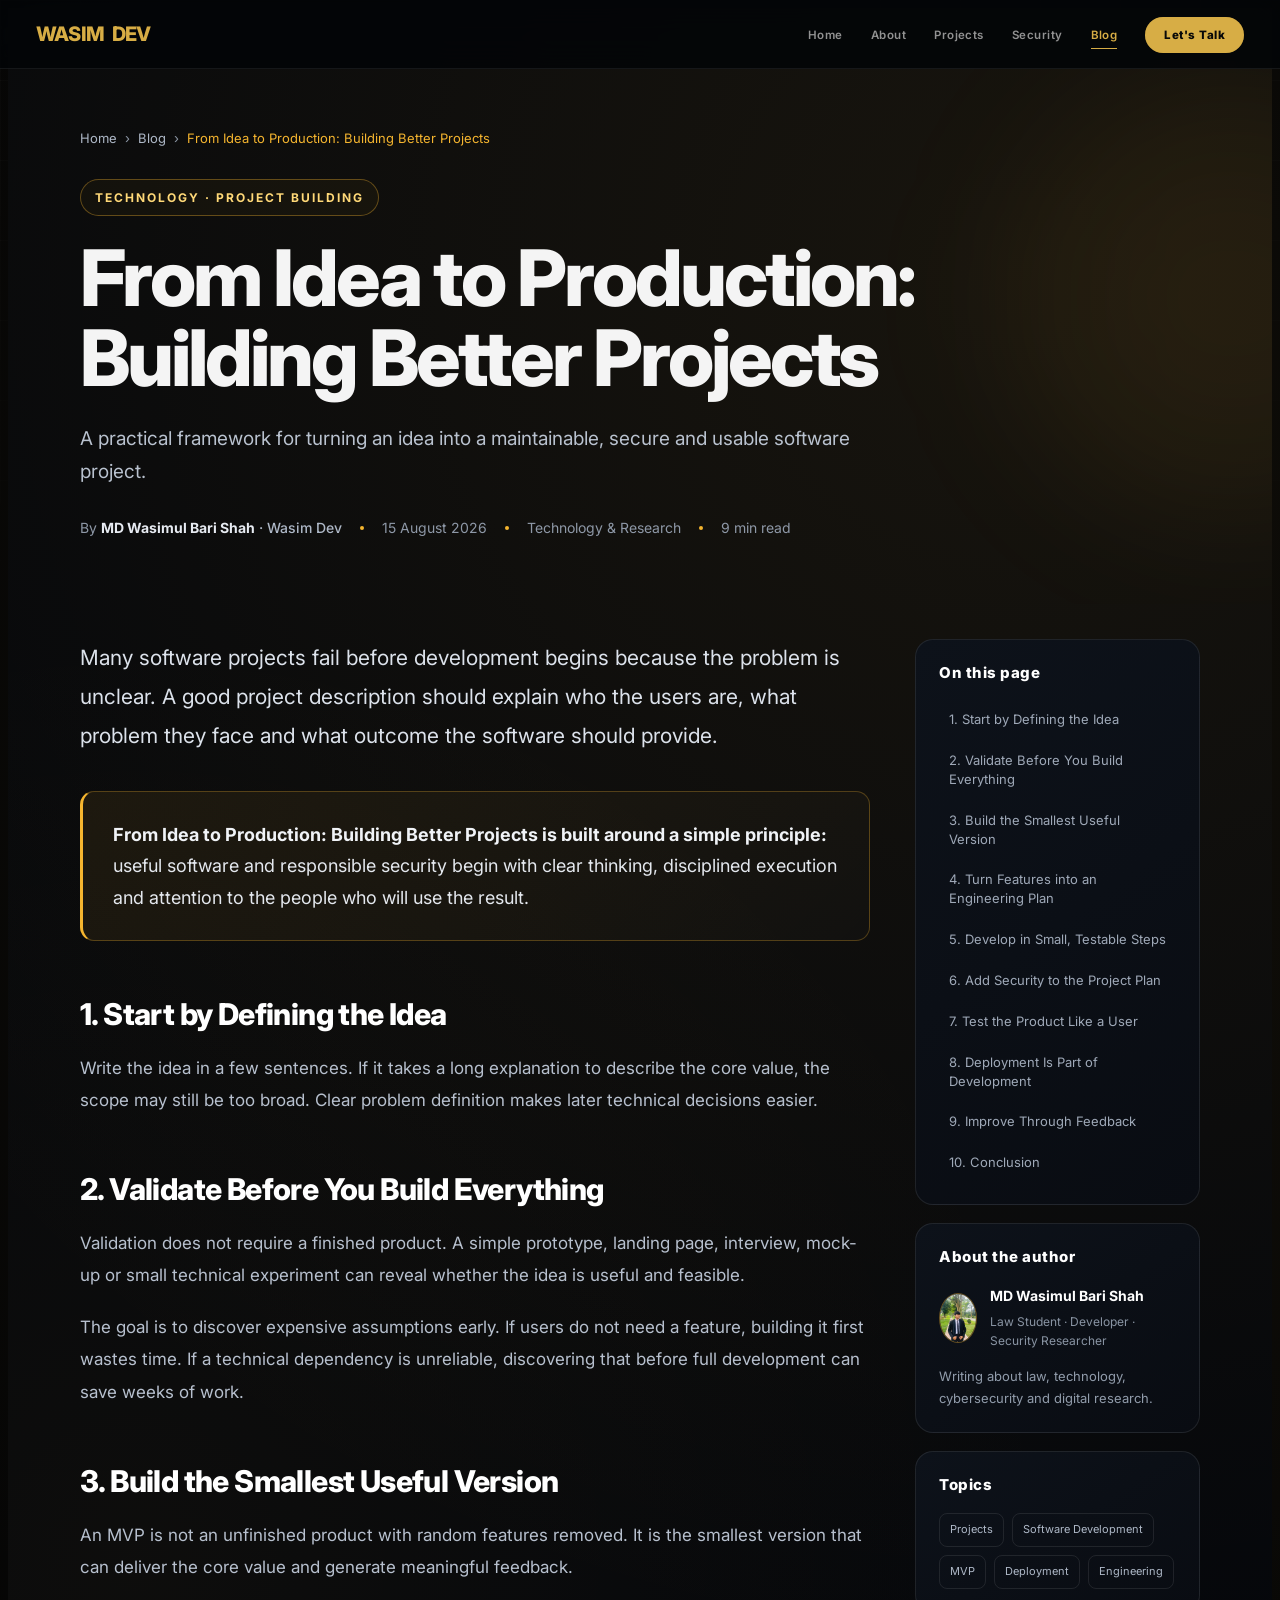
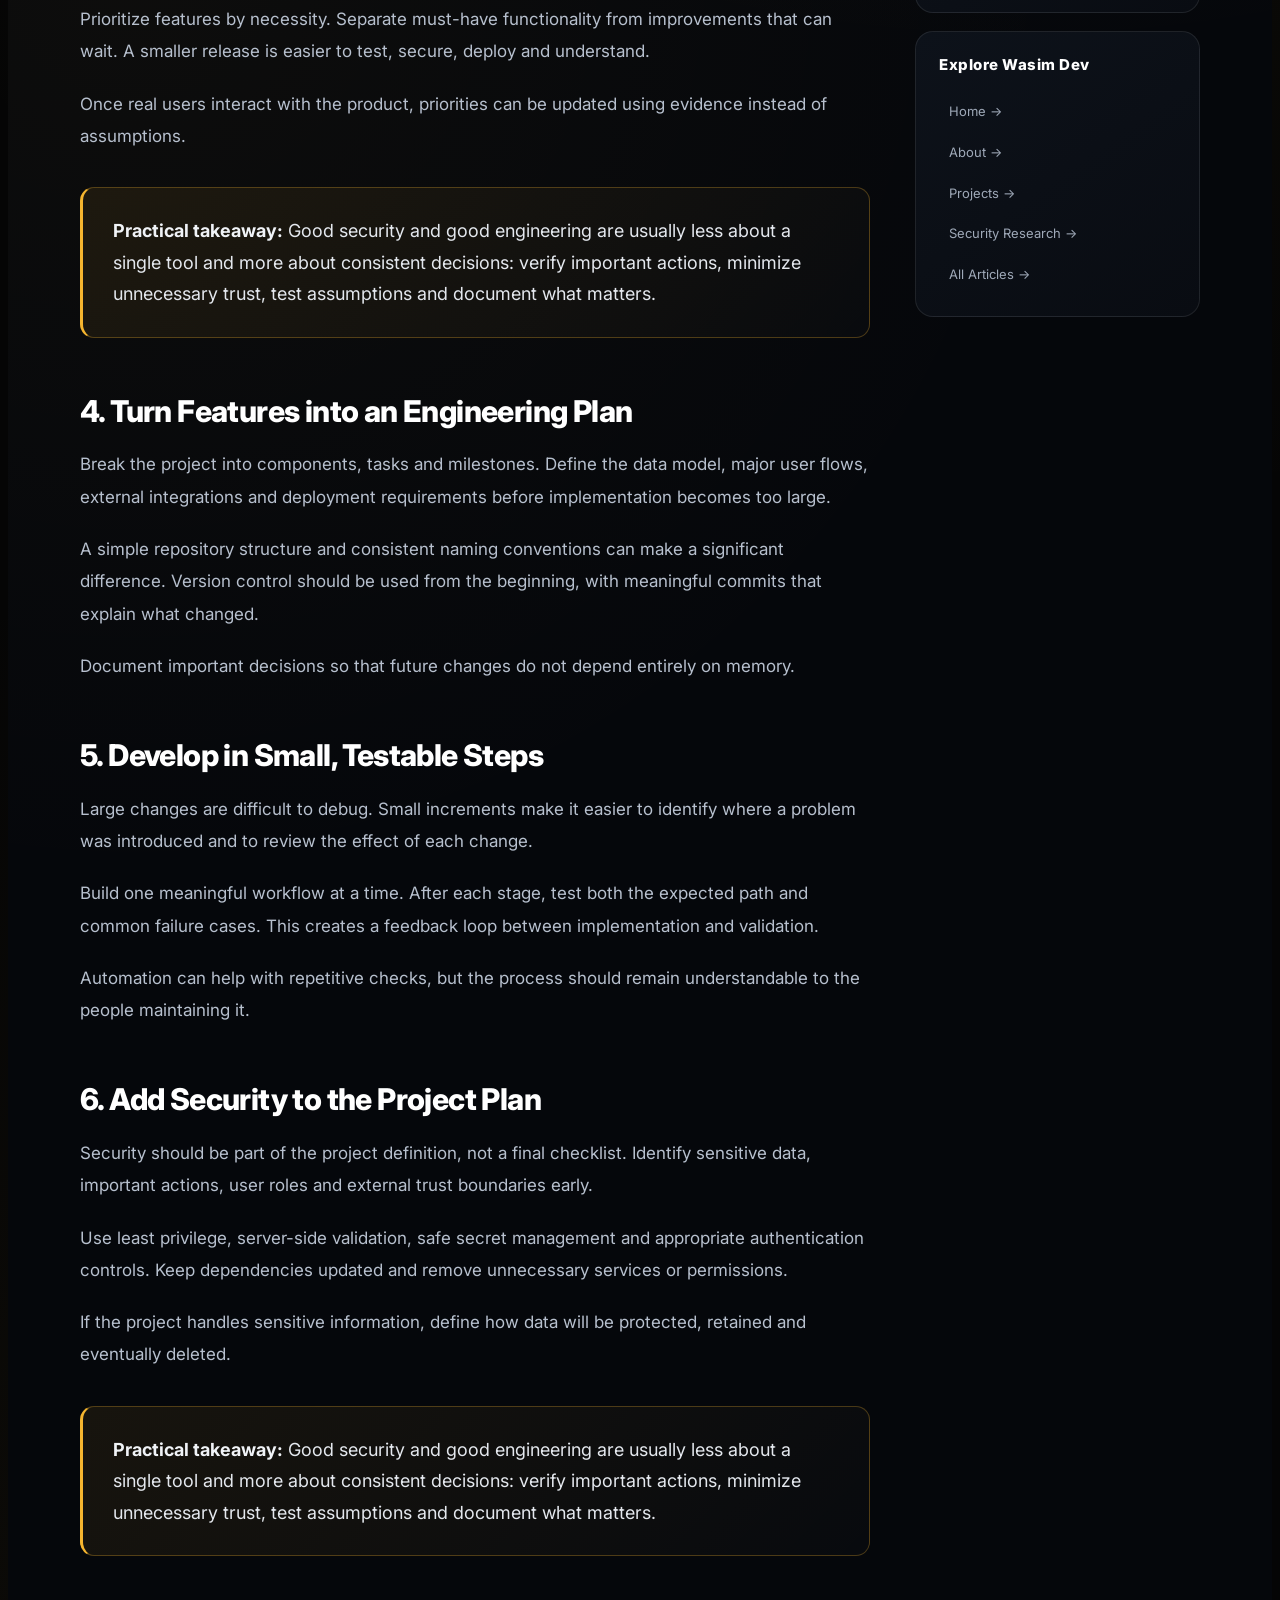
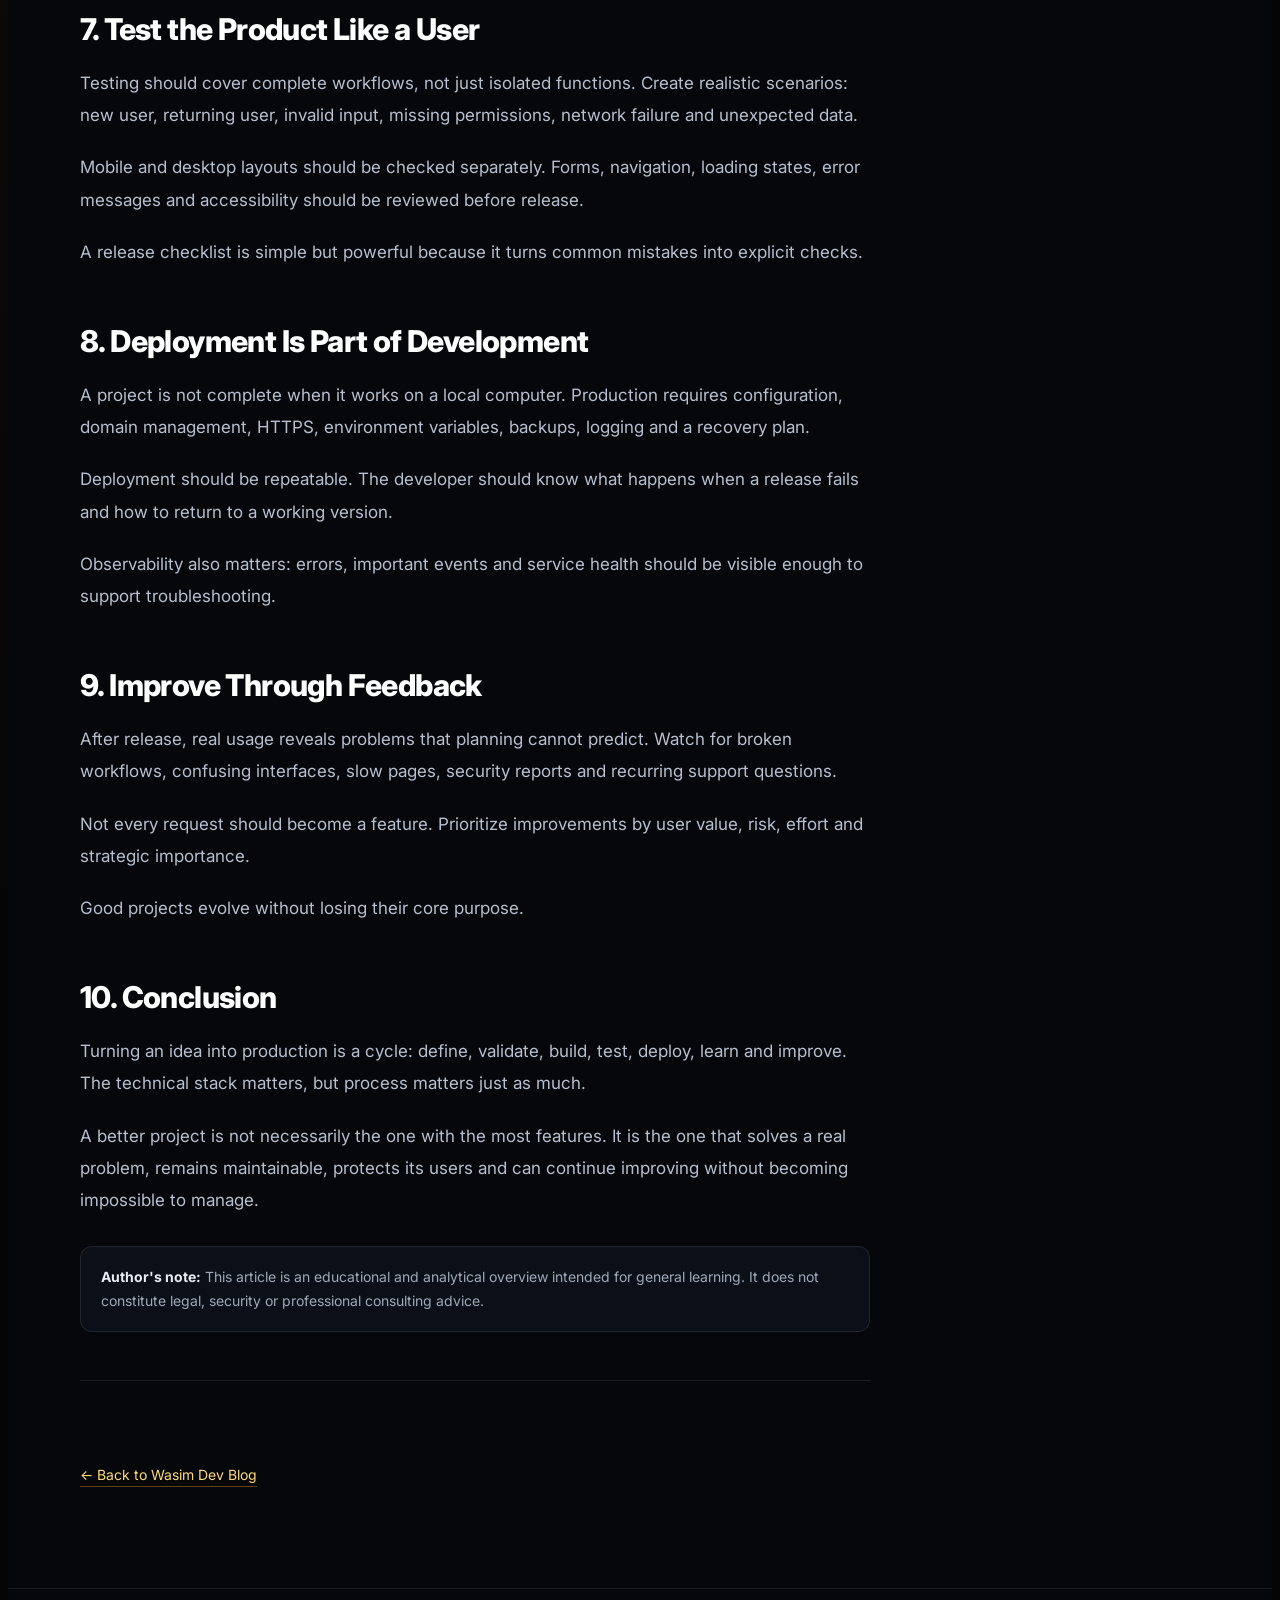
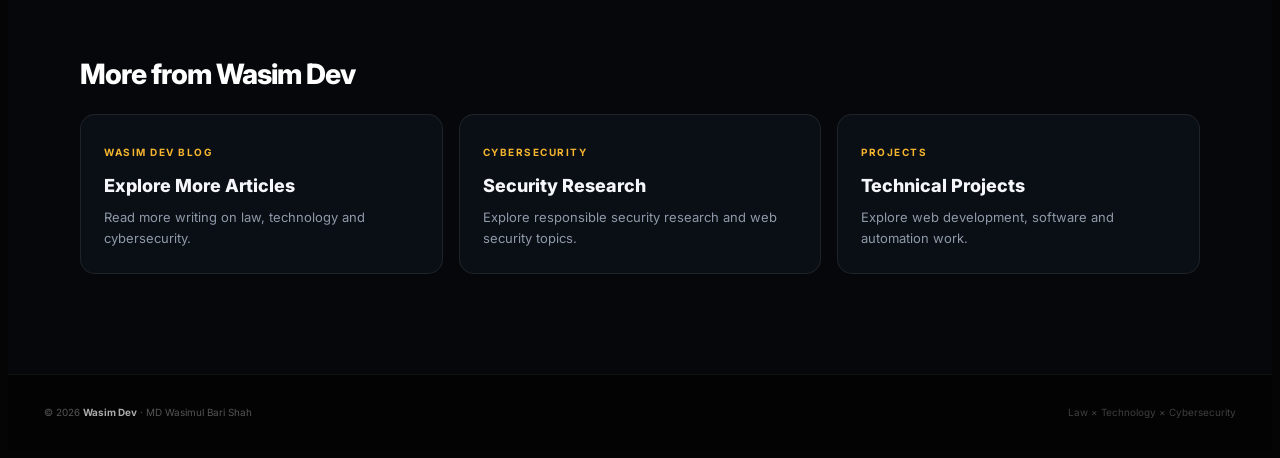
<file: blog/from-idea-to-production/index.html>
<!doctype html>
<html lang="en">
<head>
<meta charset="UTF-8">
<meta name="viewport" content="width=device-width, initial-scale=1">
<title>From Idea to Production: Building Better Projects by Wasim Dev | MD Wasimul Bari Shah</title>
<meta name="description" content="A practical project-building guide by Wasim Dev covering idea validation, planning, MVP design, development workflow, security, testing, deployment and continuous improvement.">
<meta name="author" content="MD Wasimul Bari Shah">
<meta name="application-name" content="Wasim Dev">
<meta name="theme-color" content="#05070b">
<link rel="author" href="https://wasimdev.me/#person">
<meta name="robots" content="index, follow, max-image-preview:large, max-snippet:-1, max-video-preview:-1">
<link rel="canonical" href="https://wasimdev.me/blog/from-idea-to-production/">
<meta property="og:type" content="article">
<meta property="og:title" content="From Idea to Production: Building Better Projects | Wasim Dev">
<meta property="og:description" content="A practical project-building guide by Wasim Dev covering idea validation, planning, MVP design, development workflow, security, testing, deployment and continuous improvement.">
<meta property="og:url" content="https://wasimdev.me/blog/from-idea-to-production/">
<meta property="og:site_name" content="Wasim Dev">
<meta property="og:locale" content="en_US">
<meta property="og:image" content="https://wasimdev.me/assets/wasim-profile.webp">
<meta property="og:image:alt" content="MD Wasimul Bari Shah — Wasim Dev">
<meta property="article:published_time" content="2026-08-15T00:00:00+06:00">
<meta property="article:modified_time" content="2026-08-15T00:00:00+06:00">
<meta property="article:author" content="MD Wasimul Bari Shah">
<meta property="article:section" content="Technology">
<meta property="article:tag" content="Projects">
<meta property="article:tag" content="Software Development">
<meta property="article:tag" content="MVP">
<meta property="article:tag" content="Deployment">
<meta property="article:tag" content="Engineering">

<meta name="twitter:card" content="summary_large_image">
<meta name="twitter:title" content="From Idea to Production: Building Better Projects | Wasim Dev">
<meta name="twitter:description" content="A practical project-building guide by Wasim Dev covering idea validation, planning, MVP design, development workflow, security, testing, deployment and continuous improvement.">
<meta name="twitter:image" content="https://wasimdev.me/assets/wasim-profile.webp">
<meta name="twitter:image:alt" content="MD Wasimul Bari Shah — Wasim Dev">
<link rel="preconnect" href="https://fonts.googleapis.com">
<link rel="preconnect" href="https://fonts.gstatic.com" crossorigin>
<link href="https://fonts.googleapis.com/css2?family=Inter:wght@400;500;600;700;800&display=swap" rel="stylesheet">
<link rel="stylesheet" href="/assets/style.css">
<style>
/* =========================================================
   ARTICLE PAGE — WASIM DEV
   ========================================================= */

:root{
  --article-bg:#05070b;
  --article-card:#0b0f16;
  --article-card-2:#0e131c;
  --article-line:rgba(255,255,255,.09);
  --article-text:#f4f6fa;
  --article-muted:#aeb8c7;
  --article-gold:#f5b52f;
  --article-gold-light:#ffd978;
  --article-max:1120px;
}

.article-page{
  background:
    radial-gradient(circle at 80% 5%,rgba(245,181,47,.08),transparent 28%),
    radial-gradient(circle at 10% 30%,rgba(245,181,47,.035),transparent 25%),
    var(--article-bg);
  color:var(--article-text);
  min-height:100vh;
}

.article-hero{
  padding:120px 20px 65px;
  position:relative;
  overflow:hidden;
}

.article-hero::before{
  content:"";
  position:absolute;
  width:420px;
  height:420px;
  right:-170px;
  top:80px;
  border-radius:50%;
  background:rgba(245,181,47,.07);
  filter:blur(80px);
  pointer-events:none;
}

.article-container{
  width:min(var(--article-max),100%);
  margin:auto;
  position:relative;
  z-index:1;
}

.breadcrumb{
  display:flex;
  flex-wrap:wrap;
  align-items:center;
  gap:8px;
  color:#8f99a8;
  font-size:13px;
  margin-bottom:30px;
}

.breadcrumb a{
  color:#aeb8c7;
  text-decoration:none;
  transition:.25s;
}

.breadcrumb a:hover{
  color:var(--article-gold);
}

.breadcrumb .current{
  color:var(--article-gold);
}

.article-category{
  display:inline-flex;
  align-items:center;
  gap:8px;
  padding:8px 14px;
  border:1px solid rgba(245,181,47,.35);
  border-radius:999px;
  color:var(--article-gold-light);
  font-size:12px;
  font-weight:700;
  letter-spacing:2px;
  text-transform:uppercase;
  margin-bottom:22px;
  background:rgba(245,181,47,.035);
}

.article-title{
  max-width:920px;
  margin:0;
  font-size:clamp(42px,7vw,78px);
  line-height:1.02;
  letter-spacing:-3px;
  font-weight:800;
}

.article-title span{
  color:var(--article-gold);
}

.article-subtitle{
  max-width:820px;
  margin:25px 0 28px;
  color:#b9c2cf;
  font-size:19px;
  line-height:1.75;
}

.article-meta{
  display:flex;
  flex-wrap:wrap;
  gap:18px;
  align-items:center;
  color:#8e98a7;
  font-size:14px;
}

.article-meta strong{
  color:#e7ebf2;
}

.author-alias{
  color:#aeb8c7;
  font-weight:500;
}

.article-meta-divider{
  width:4px;
  height:4px;
  background:var(--article-gold);
  border-radius:50%;
}

.article-layout{
  display:grid;
  grid-template-columns:minmax(0,1fr) 285px;
  gap:45px;
  align-items:start;
  padding:35px 20px 100px;
}

.article-content{
  min-width:0;
}

.article-content .lead-paragraph{
  font-size:21px;
  line-height:1.85;
  color:#dce2eb;
}

.article-content h2{
  margin:55px 0 18px;
  font-size:30px;
  line-height:1.25;
  color:#fff;
  letter-spacing:-.6px;
}

.article-content h3{
  margin:35px 0 14px;
  font-size:21px;
  color:#f6f7fa;
}

.article-content p{
  margin:0 0 20px;
  color:#b7c0ce;
  font-size:17px;
  line-height:1.9;
}

.article-content strong{
  color:#f0f3f7;
}

.article-content a{
  color:var(--article-gold-light);
  text-decoration:none;
  border-bottom:1px solid rgba(245,181,47,.35);
}

.article-content a:hover{
  color:#fff;
  border-color:var(--article-gold);
}

.article-content ul,
.article-content ol{
  margin:18px 0 25px;
  padding-left:25px;
  color:#b7c0ce;
}

.article-content li{
  margin:10px 0;
  line-height:1.75;
}

.article-highlight{
  margin:35px 0;
  padding:27px 30px;
  border:1px solid rgba(245,181,47,.28);
  border-left:3px solid var(--article-gold);
  border-radius:14px;
  background:
    linear-gradient(135deg,rgba(245,181,47,.08),rgba(255,255,255,.015));
}

.article-highlight p{
  margin:0;
  color:#e4e8ee;
  font-size:18px;
  line-height:1.75;
}

.article-divider{
  height:1px;
  background:var(--article-line);
  margin:48px 0;
}

.article-table-wrap{
  overflow-x:auto;
  margin:28px 0 35px;
  border:1px solid var(--article-line);
  border-radius:14px;
}

.article-table{
  width:100%;
  border-collapse:collapse;
  min-width:620px;
}

.article-table th,
.article-table td{
  padding:16px 18px;
  text-align:left;
  border-bottom:1px solid var(--article-line);
  color:#b9c2cf;
  line-height:1.6;
}

.article-table th{
  color:#fff;
  background:#0d121a;
  font-size:14px;
}

.article-table tr:last-child td{
  border-bottom:0;
}

.article-table td:first-child{
  color:var(--article-gold-light);
  font-weight:600;
}

.article-note{
  padding:18px 20px;
  margin:30px 0;
  border-radius:12px;
  background:#0b1018;
  border:1px solid var(--article-line);
  color:#9fa9b8;
  font-size:14px;
  line-height:1.7;
}

.article-note strong{
  color:#e8edf4;
}

.article-sidebar{
  position:sticky;
  top:95px;
}

.sidebar-card{
  background:linear-gradient(145deg,#0d121a,#090c12);
  border:1px solid var(--article-line);
  border-radius:18px;
  padding:23px;
  margin-bottom:18px;
}

.sidebar-card h3{
  margin:0 0 18px;
  color:#fff;
  font-size:15px;
  letter-spacing:.5px;
}

.toc{
  display:flex;
  flex-direction:column;
  gap:4px;
}

.toc a{
  color:#9fa9b8;
  text-decoration:none;
  font-size:13px;
  line-height:1.45;
  padding:9px 10px;
  border-radius:8px;
  transition:.25s;
}

.toc a:hover{
  color:var(--article-gold-light);
  background:rgba(245,181,47,.06);
  transform:translateX(3px);
}

.author-box{
  display:flex;
  gap:13px;
  align-items:center;
}

.author-avatar{
  width:48px;
  height:48px;
  border-radius:50%;
  object-fit:cover;
  border:1px solid rgba(245,181,47,.4);
}

.author-name{
  color:#fff;
  font-weight:700;
  font-size:14px;
}

.author-role{
  color:#8994a3;
  font-size:12px;
  margin-top:4px;
}

.article-tags{
  display:flex;
  flex-wrap:wrap;
  gap:8px;
}

.article-tag{
  padding:7px 10px;
  border:1px solid var(--article-line);
  border-radius:8px;
  color:#aeb8c7;
  font-size:11px;
}

.related-section{
  border-top:1px solid var(--article-line);
  padding:70px 20px 100px;
}

.related-title{
  margin:0 0 25px;
  font-size:28px;
  color:#fff;
}

.related-grid{
  display:grid;
  grid-template-columns:repeat(3,1fr);
  gap:16px;
}

.related-card{
  display:block;
  padding:23px;
  border:1px solid var(--article-line);
  border-radius:15px;
  background:#0a0e15;
  text-decoration:none;
  transition:.3s ease;
}

.related-card:hover{
  transform:translateY(-5px);
  border-color:rgba(245,181,47,.35);
  box-shadow:0 18px 45px rgba(0,0,0,.25);
}

.related-card small{
  color:var(--article-gold);
  text-transform:uppercase;
  letter-spacing:1.5px;
  font-size:10px;
  font-weight:700;
}

.related-card h3{
  margin:10px 0 8px;
  color:#f4f6fa;
  font-size:18px;
  line-height:1.4;
}

.related-card p{
  margin:0;
  color:#8f99a8;
  font-size:13px;
  line-height:1.65;
}

.back-blog{
  display:inline-flex;
  align-items:center;
  gap:8px;
  color:#b8c1ce;
  text-decoration:none;
  font-size:14px;
  margin-top:35px;
  transition:.25s;
}

.back-blog:hover{
  color:var(--article-gold);
  transform:translateX(-3px);
}

.reveal{
  opacity:0;
  transform:translateY(20px);
  animation:articleReveal .7s ease forwards;
}

.reveal-delay-1{
  animation-delay:.1s;
}

.reveal-delay-2{
  animation-delay:.2s;
}

.reveal-delay-3{
  animation-delay:.3s;
}

@keyframes articleReveal{
  to{
    opacity:1;
    transform:translateY(0);
  }
}

@media(max-width:900px){
  .article-layout{
    grid-template-columns:1fr;
    gap:20px;
  }

  .article-sidebar{
    position:static;
    order:-1;
  }

  .sidebar-card.toc-card{
    display:none;
  }

  .related-grid{
    grid-template-columns:1fr;
  }
}

@media(max-width:650px){
  .article-hero{
    padding:95px 18px 45px;
  }

  .article-layout{
    padding:20px 18px 70px;
  }

  .article-title{
    font-size:43px;
    letter-spacing:-1.8px;
  }

  .article-subtitle{
    font-size:16px;
    line-height:1.7;
  }

  .article-content .lead-paragraph{
    font-size:18px;
  }

  .article-content h2{
    font-size:25px;
    margin-top:42px;
  }

  .article-content p{
    font-size:16px;
    line-height:1.8;
  }

  .article-highlight{
    padding:22px;
  }

  .article-meta{
    gap:10px;
  }
}

@media(prefers-reduced-motion:reduce){
  .reveal{
    opacity:1;
    transform:none;
    animation:none;
  }

  *{
    scroll-behavior:auto!important;
  }
}

/* =========================================================
   FINAL ARTICLE LAYOUT SAFETY PATCH
   Prevents global style.css nav/toc/aside rules from leaking
   into the article sidebar and breadcrumb.
   ========================================================= */

.article-page nav{
  position:static !important;
  inset:auto !important;
  float:none !important;
  transform:none !important;
}

.article-page .breadcrumb{
  position:relative !important;
  display:flex !important;
  width:100% !important;
  height:auto !important;
  margin:0 0 30px !important;
  padding:0 !important;
  overflow:visible !important;
}

.article-page .article-sidebar{
  position:sticky !important;
  top:95px !important;
  width:100% !important;
  min-width:0 !important;
  max-width:285px !important;
  height:auto !important;
  margin:0 !important;
  padding:0 !important;
  float:none !important;
  display:block !important;
  align-self:start !important;
}

.article-page .sidebar-card{
  position:static !important;
  width:100% !important;
  height:auto !important;
  box-sizing:border-box !important;
  float:none !important;
  margin-left:0 !important;
  margin-right:0 !important;
}

.article-page .article-sidebar .toc{
  position:static !important;
  inset:auto !important;
  display:flex !important;
  flex-direction:column !important;
  align-items:stretch !important;
  justify-content:flex-start !important;
  gap:4px !important;
  width:100% !important;
  height:auto !important;
  max-height:none !important;
  overflow:visible !important;
  float:none !important;
  margin:0 !important;
  padding:0 !important;
}

.article-page .article-sidebar .toc a{
  position:static !important;
  inset:auto !important;
  display:block !important;
  width:100% !important;
  box-sizing:border-box !important;
  float:none !important;
  margin:0 !important;
  padding:9px 10px !important;
  transform:none !important;
  white-space:normal !important;
}

@media(max-width:900px){
  .article-page .article-sidebar{
    position:static !important;
    max-width:none !important;
  }

  .article-page .sidebar-card.toc-card{
    display:none !important;
  }
}

@media(max-width:650px){
  .article-page .breadcrumb{
    margin-bottom:22px !important;
  }
}

</style>
<script type="application/ld+json">{"@context": "https://schema.org", "@type": "BlogPosting", "@id": "https://wasimdev.me/blog/from-idea-to-production/#article", "mainEntityOfPage": {"@type": "WebPage", "@id": "https://wasimdev.me/blog/from-idea-to-production/"}, "headline": "From Idea to Production: Building Better Projects", "description": "A practical project-building guide by Wasim Dev covering idea validation, planning, MVP design, development workflow, security, testing, deployment and continuous improvement.", "url": "https://wasimdev.me/blog/from-idea-to-production/", "datePublished": "2026-08-15", "dateModified": "2026-08-15", "author": {"@type": "Person", "@id": "https://wasimdev.me/#person", "name": "MD Wasimul Bari Shah", "url": "https://wasimdev.me/"}, "publisher": {"@type": "Person", "name": "MD Wasimul Bari Shah", "url": "https://wasimdev.me/"}, "image": "https://wasimdev.me/assets/wasim-profile.webp", "articleSection": "Technology", "keywords": ["Projects", "Software Development", "MVP", "Deployment", "Engineering"], "inLanguage": "en"}</script>
<script type="application/ld+json">{"@context":"https://schema.org","@type":"BreadcrumbList","itemListElement":[{"@type":"ListItem","position":1,"name":"Home","item":"https://wasimdev.me/"},{"@type":"ListItem","position":2,"name":"Blog","item":"https://wasimdev.me/blog/"},{"@type":"ListItem","position":3,"name":'From Idea to Production: Building Better Projects',"item":"https://wasimdev.me/blog/from-idea-to-production/"}]}</script>
</head>
<body>
<nav><div class="container nav-inner">
<a class="logo" href="/"><span>WASIM</span><span>DEV</span></a>
<ul class="nav-links"><li><a href="/">Home</a></li><li><a href="/about/">About</a></li><li><a href="/projects/">Projects</a></li><li><a href="/security/">Security</a></li><li><a class="active" href="/blog/">Blog</a></li><li><a class="nav-cta" href="/#contact">Let's Talk</a></li></ul>
<button class="menu" type="button" aria-label="Open navigation" aria-expanded="false">☰</button></div></nav>
<main class="article-page">
<header class="article-hero"><div class="article-container">
<nav class="breadcrumb" aria-label="Breadcrumb"><a href="/">Home</a><span>›</span><a href="/blog/">Blog</a><span>›</span><span class="current">From Idea to Production: Building Better Projects</span></nav>
<div class="article-category reveal">Technology · Project Building</div>
<h1 class="article-title reveal reveal-delay-1">From Idea to Production: Building Better Projects</h1>
<p class="article-subtitle reveal reveal-delay-2">A practical framework for turning an idea into a maintainable, secure and usable software project.</p>
<div class="article-meta reveal reveal-delay-3"><span>By <strong>MD Wasimul Bari Shah</strong> <span class="author-alias">· Wasim Dev</span></span><span class="article-meta-divider"></span><span>15 August 2026</span><span class="article-meta-divider"></span><span>Technology &amp; Research</span><span class="article-meta-divider"></span><span>9 min read</span></div>
</div></header>
<div class="article-container article-layout">
<article class="article-content" aria-label="From Idea to Production: Building Better Projects by Wasim Dev">
<p class="lead-paragraph">Many software projects fail before development begins because the problem is unclear. A good project description should explain who the users are, what problem they face and what outcome the software should provide.</p>
<div class="article-highlight"><p><strong>From Idea to Production: Building Better Projects is built around a simple principle:</strong> useful software and responsible security begin with clear thinking, disciplined execution and attention to the people who will use the result.</p></div><h2 id="idea">1. Start by Defining the Idea</h2><p>Write the idea in a few sentences. If it takes a long explanation to describe the core value, the scope may still be too broad. Clear problem definition makes later technical decisions easier.</p><h2 id="validate">2. Validate Before You Build Everything</h2><p>Validation does not require a finished product. A simple prototype, landing page, interview, mock-up or small technical experiment can reveal whether the idea is useful and feasible.</p><p>The goal is to discover expensive assumptions early. If users do not need a feature, building it first wastes time. If a technical dependency is unreliable, discovering that before full development can save weeks of work.</p><h2 id="mvp">3. Build the Smallest Useful Version</h2><p>An MVP is not an unfinished product with random features removed. It is the smallest version that can deliver the core value and generate meaningful feedback.</p><p>Prioritize features by necessity. Separate must-have functionality from improvements that can wait. A smaller release is easier to test, secure, deploy and understand.</p><p>Once real users interact with the product, priorities can be updated using evidence instead of assumptions.</p><div class="article-highlight"><p><strong>Practical takeaway:</strong> Good security and good engineering are usually less about a single tool and more about consistent decisions: verify important actions, minimize unnecessary trust, test assumptions and document what matters.</p></div><h2 id="plan">4. Turn Features into an Engineering Plan</h2><p>Break the project into components, tasks and milestones. Define the data model, major user flows, external integrations and deployment requirements before implementation becomes too large.</p><p>A simple repository structure and consistent naming conventions can make a significant difference. Version control should be used from the beginning, with meaningful commits that explain what changed.</p><p>Document important decisions so that future changes do not depend entirely on memory.</p><h2 id="build">5. Develop in Small, Testable Steps</h2><p>Large changes are difficult to debug. Small increments make it easier to identify where a problem was introduced and to review the effect of each change.</p><p>Build one meaningful workflow at a time. After each stage, test both the expected path and common failure cases. This creates a feedback loop between implementation and validation.</p><p>Automation can help with repetitive checks, but the process should remain understandable to the people maintaining it.</p><h2 id="security">6. Add Security to the Project Plan</h2><p>Security should be part of the project definition, not a final checklist. Identify sensitive data, important actions, user roles and external trust boundaries early.</p><p>Use least privilege, server-side validation, safe secret management and appropriate authentication controls. Keep dependencies updated and remove unnecessary services or permissions.</p><p>If the project handles sensitive information, define how data will be protected, retained and eventually deleted.</p><div class="article-highlight"><p><strong>Practical takeaway:</strong> Good security and good engineering are usually less about a single tool and more about consistent decisions: verify important actions, minimize unnecessary trust, test assumptions and document what matters.</p></div><h2 id="quality">7. Test the Product Like a User</h2><p>Testing should cover complete workflows, not just isolated functions. Create realistic scenarios: new user, returning user, invalid input, missing permissions, network failure and unexpected data.</p><p>Mobile and desktop layouts should be checked separately. Forms, navigation, loading states, error messages and accessibility should be reviewed before release.</p><p>A release checklist is simple but powerful because it turns common mistakes into explicit checks.</p><h2 id="deploy">8. Deployment Is Part of Development</h2><p>A project is not complete when it works on a local computer. Production requires configuration, domain management, HTTPS, environment variables, backups, logging and a recovery plan.</p><p>Deployment should be repeatable. The developer should know what happens when a release fails and how to return to a working version.</p><p>Observability also matters: errors, important events and service health should be visible enough to support troubleshooting.</p><h2 id="iterate">9. Improve Through Feedback</h2><p>After release, real usage reveals problems that planning cannot predict. Watch for broken workflows, confusing interfaces, slow pages, security reports and recurring support questions.</p><p>Not every request should become a feature. Prioritize improvements by user value, risk, effort and strategic importance.</p><p>Good projects evolve without losing their core purpose.</p><h2 id="conclusion">10. Conclusion</h2><p>Turning an idea into production is a cycle: define, validate, build, test, deploy, learn and improve. The technical stack matters, but process matters just as much.</p><p>A better project is not necessarily the one with the most features. It is the one that solves a real problem, remains maintainable, protects its users and can continue improving without becoming impossible to manage.</p><div class="article-note"><strong>Author's note:</strong> This article is an educational and analytical overview intended for general learning. It does not constitute legal, security or professional consulting advice.</div>
<div class="article-divider"></div>
<a class="back-blog" href="/blog/">← Back to Wasim Dev Blog</a>
</article>
<aside class="article-sidebar">
<div class="sidebar-card toc-card"><h3>On this page</h3><nav class="toc"><a href="#idea">1. Start by Defining the Idea</a>
<a href="#validate">2. Validate Before You Build Everything</a>
<a href="#mvp">3. Build the Smallest Useful Version</a>
<a href="#plan">4. Turn Features into an Engineering Plan</a>
<a href="#build">5. Develop in Small, Testable Steps</a>
<a href="#security">6. Add Security to the Project Plan</a>
<a href="#quality">7. Test the Product Like a User</a>
<a href="#deploy">8. Deployment Is Part of Development</a>
<a href="#iterate">9. Improve Through Feedback</a>
<a href="#conclusion">10. Conclusion</a>
</nav></div>
<div class="sidebar-card"><h3>About the author</h3><div class="author-box"><img class="author-avatar" src="/assets/wasim-profile.webp" alt="MD Wasimul Bari Shah — Wasim Dev" width="48" height="48" loading="lazy" decoding="async"><div><div class="author-name">MD Wasimul Bari Shah</div><div class="author-role">Law Student · Developer · Security Researcher</div></div></div><p style="margin:15px 0 0;color:#919cab;font-size:13px;line-height:1.7;">Writing about law, technology, cybersecurity and digital research.</p></div>
<div class="sidebar-card"><h3>Topics</h3><div class="article-tags"><span class="article-tag">Projects</span><span class="article-tag">Software Development</span><span class="article-tag">MVP</span><span class="article-tag">Deployment</span><span class="article-tag">Engineering</span></div></div>
<div class="sidebar-card"><h3>Explore Wasim Dev</h3><nav class="toc"><a href="/">Home →</a><a href="/about/">About →</a><a href="/projects/">Projects →</a><a href="/security/">Security Research →</a><a href="/blog/">All Articles →</a></nav></div>
</aside></div>
<section class="related-section"><div class="article-container"><h2 class="related-title">More from Wasim Dev</h2><div class="related-grid"><a class="related-card" href="/blog/"><small>Wasim Dev Blog</small><h3>Explore More Articles</h3><p>Read more writing on law, technology and cybersecurity.</p></a>
<a class="related-card" href="/security/"><small>Cybersecurity</small><h3>Security Research</h3><p>Explore responsible security research and web security topics.</p></a>
<a class="related-card" href="/projects/"><small>Projects</small><h3>Technical Projects</h3><p>Explore web development, software and automation work.</p></a></div></div></section>
</main>
<footer><div class="container footer-inner"><div>© <span id="year"></span> <strong>Wasim Dev</strong> · MD Wasimul Bari Shah</div><div>Law × Technology × Cybersecurity</div></div></footer>
<script src="/assets/script.js" defer></script>
<script>
document.addEventListener("DOMContentLoaded", () => {
  const articleLinks = document.querySelectorAll('.toc a[href^="#"]');
  articleLinks.forEach(link => {
    link.addEventListener("click", event => {
      const target = document.querySelector(link.getAttribute("href"));
      if (!target) return;
      event.preventDefault();
      target.scrollIntoView({behavior:"smooth", block:"start"});
    });
  });
});
</script>
</body></html>
</file>
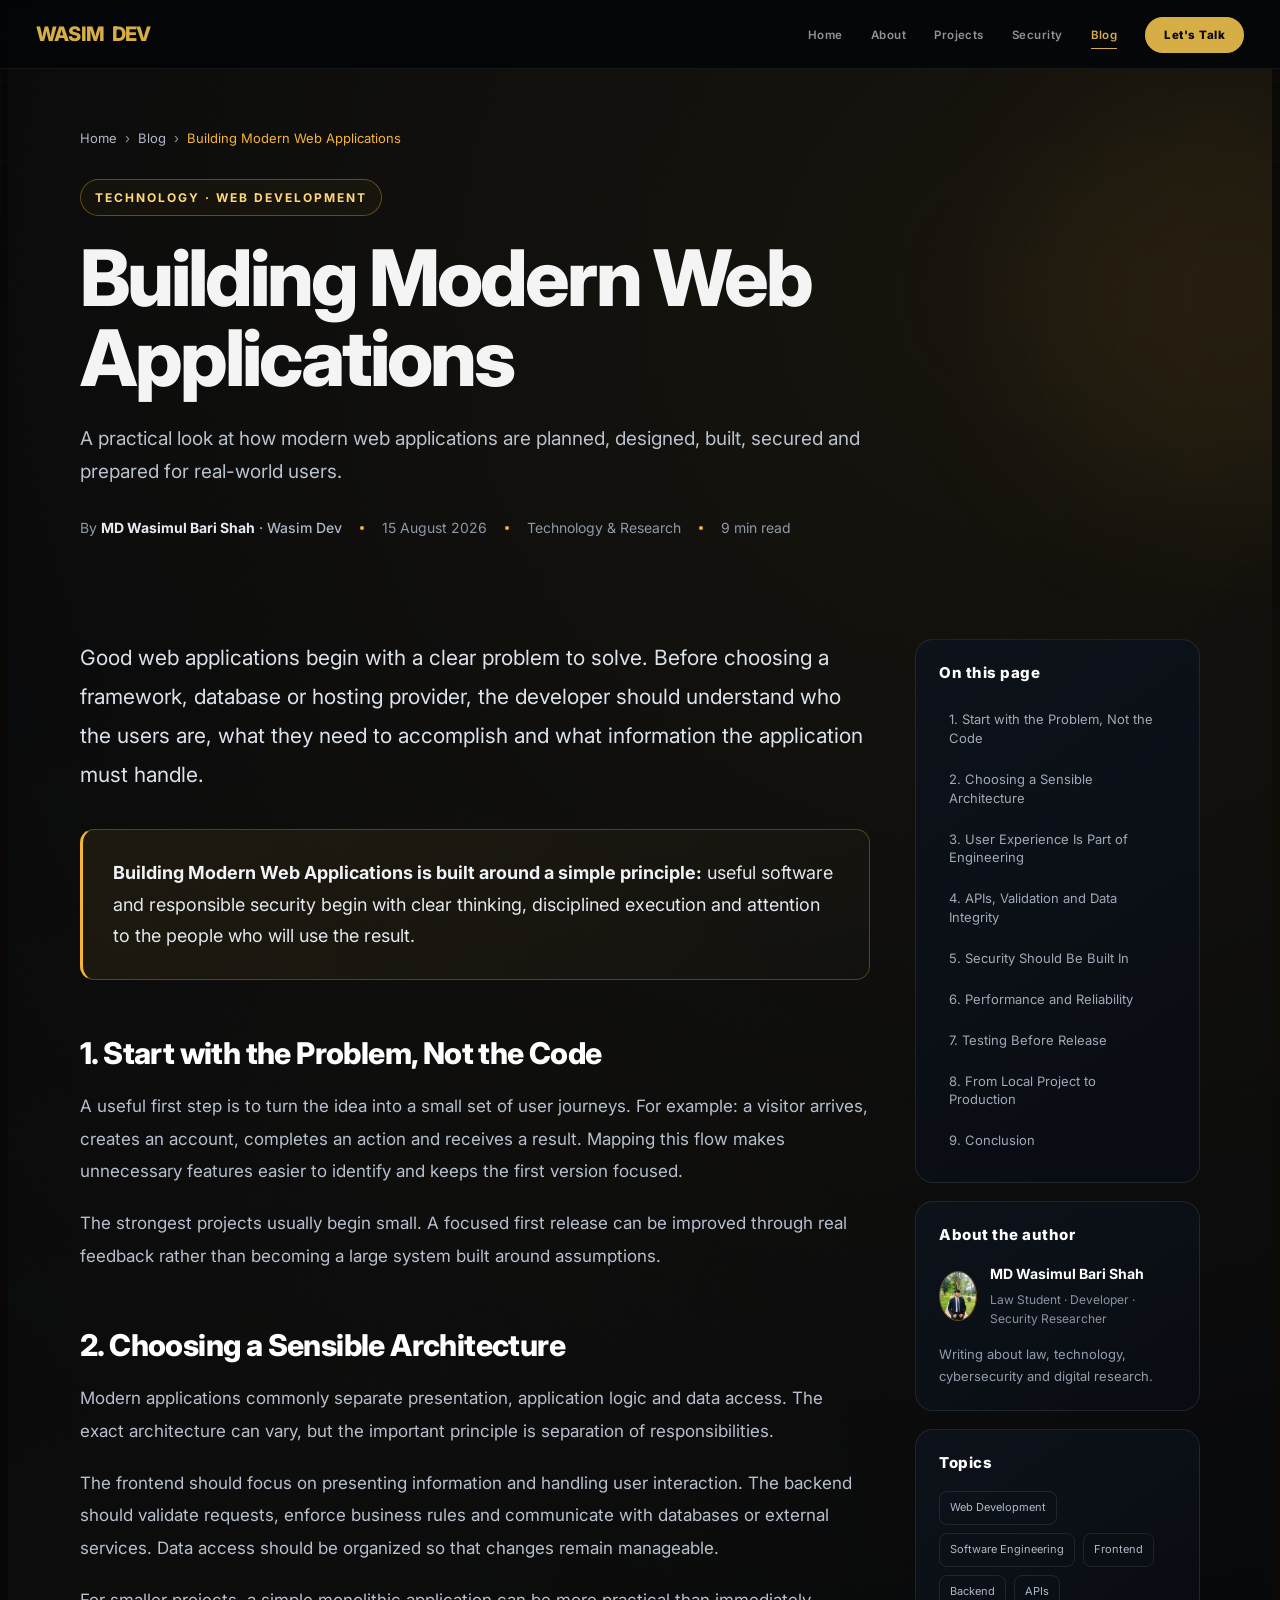
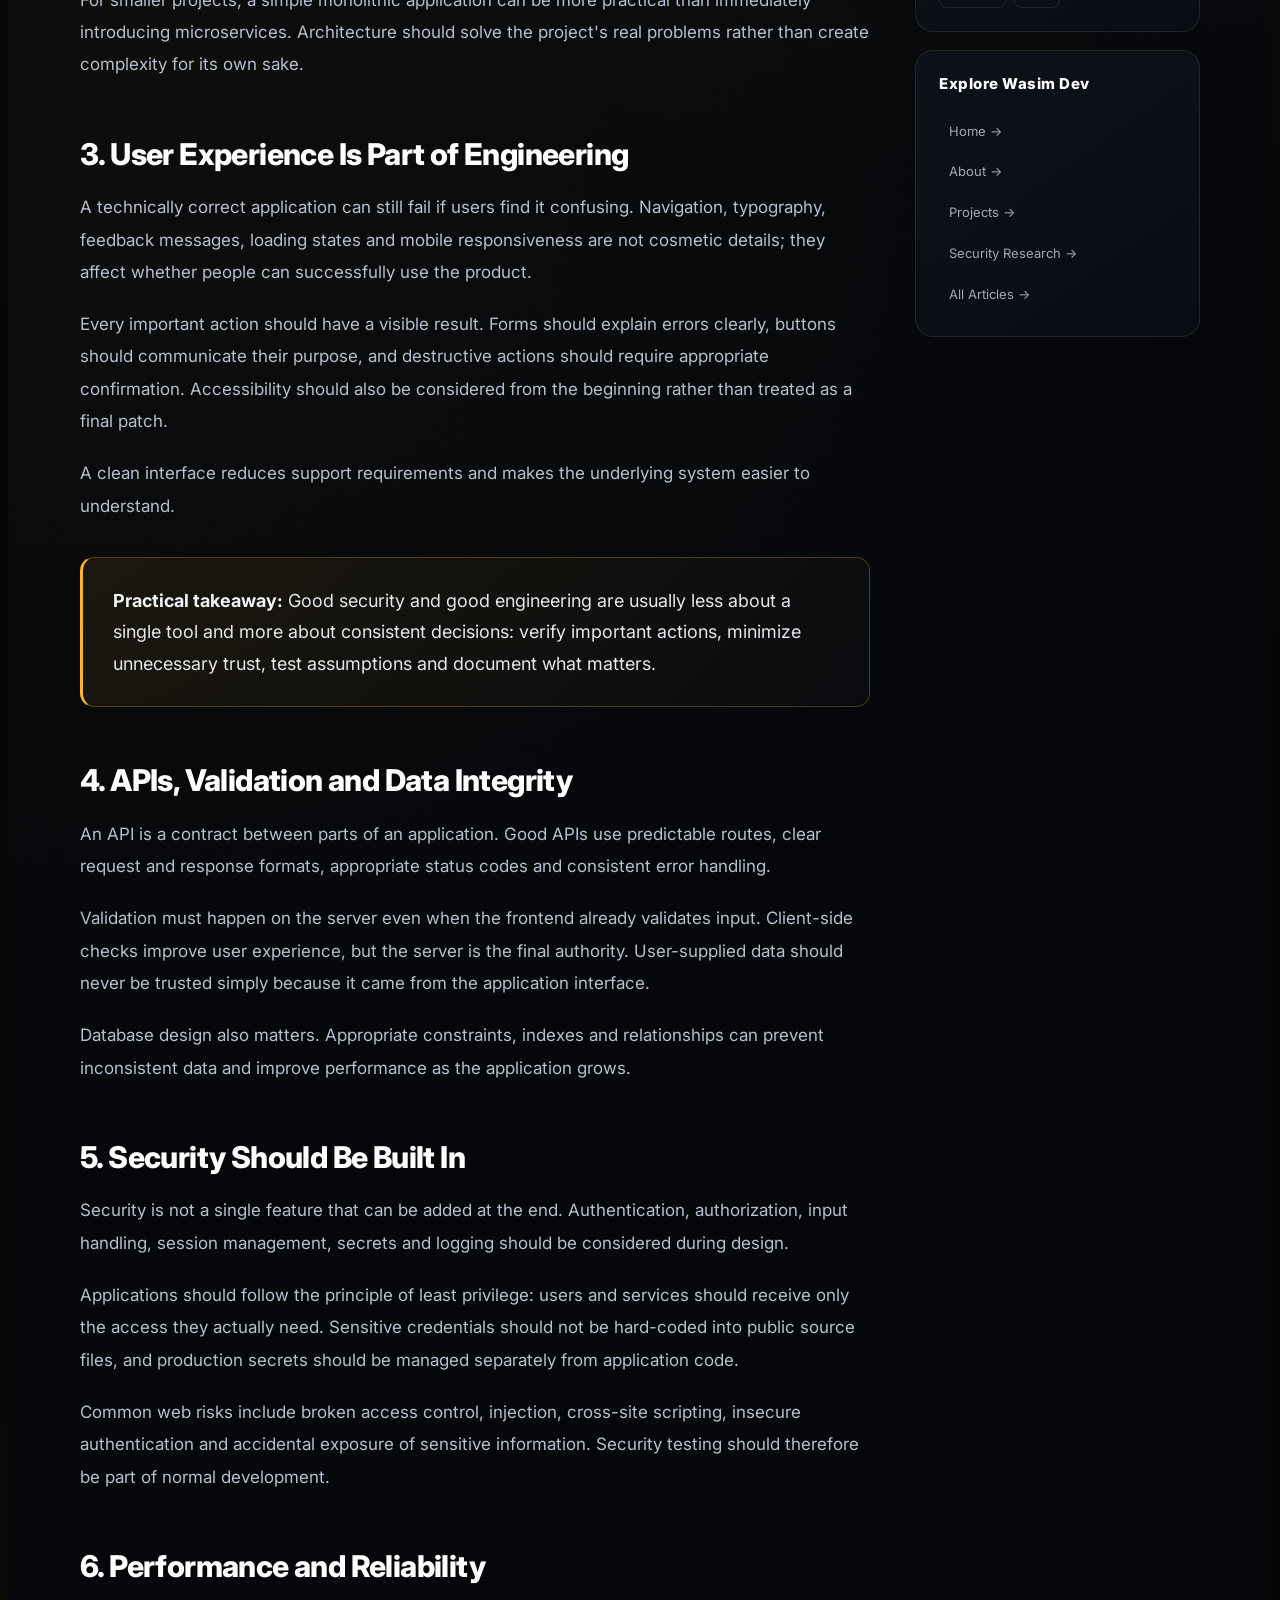
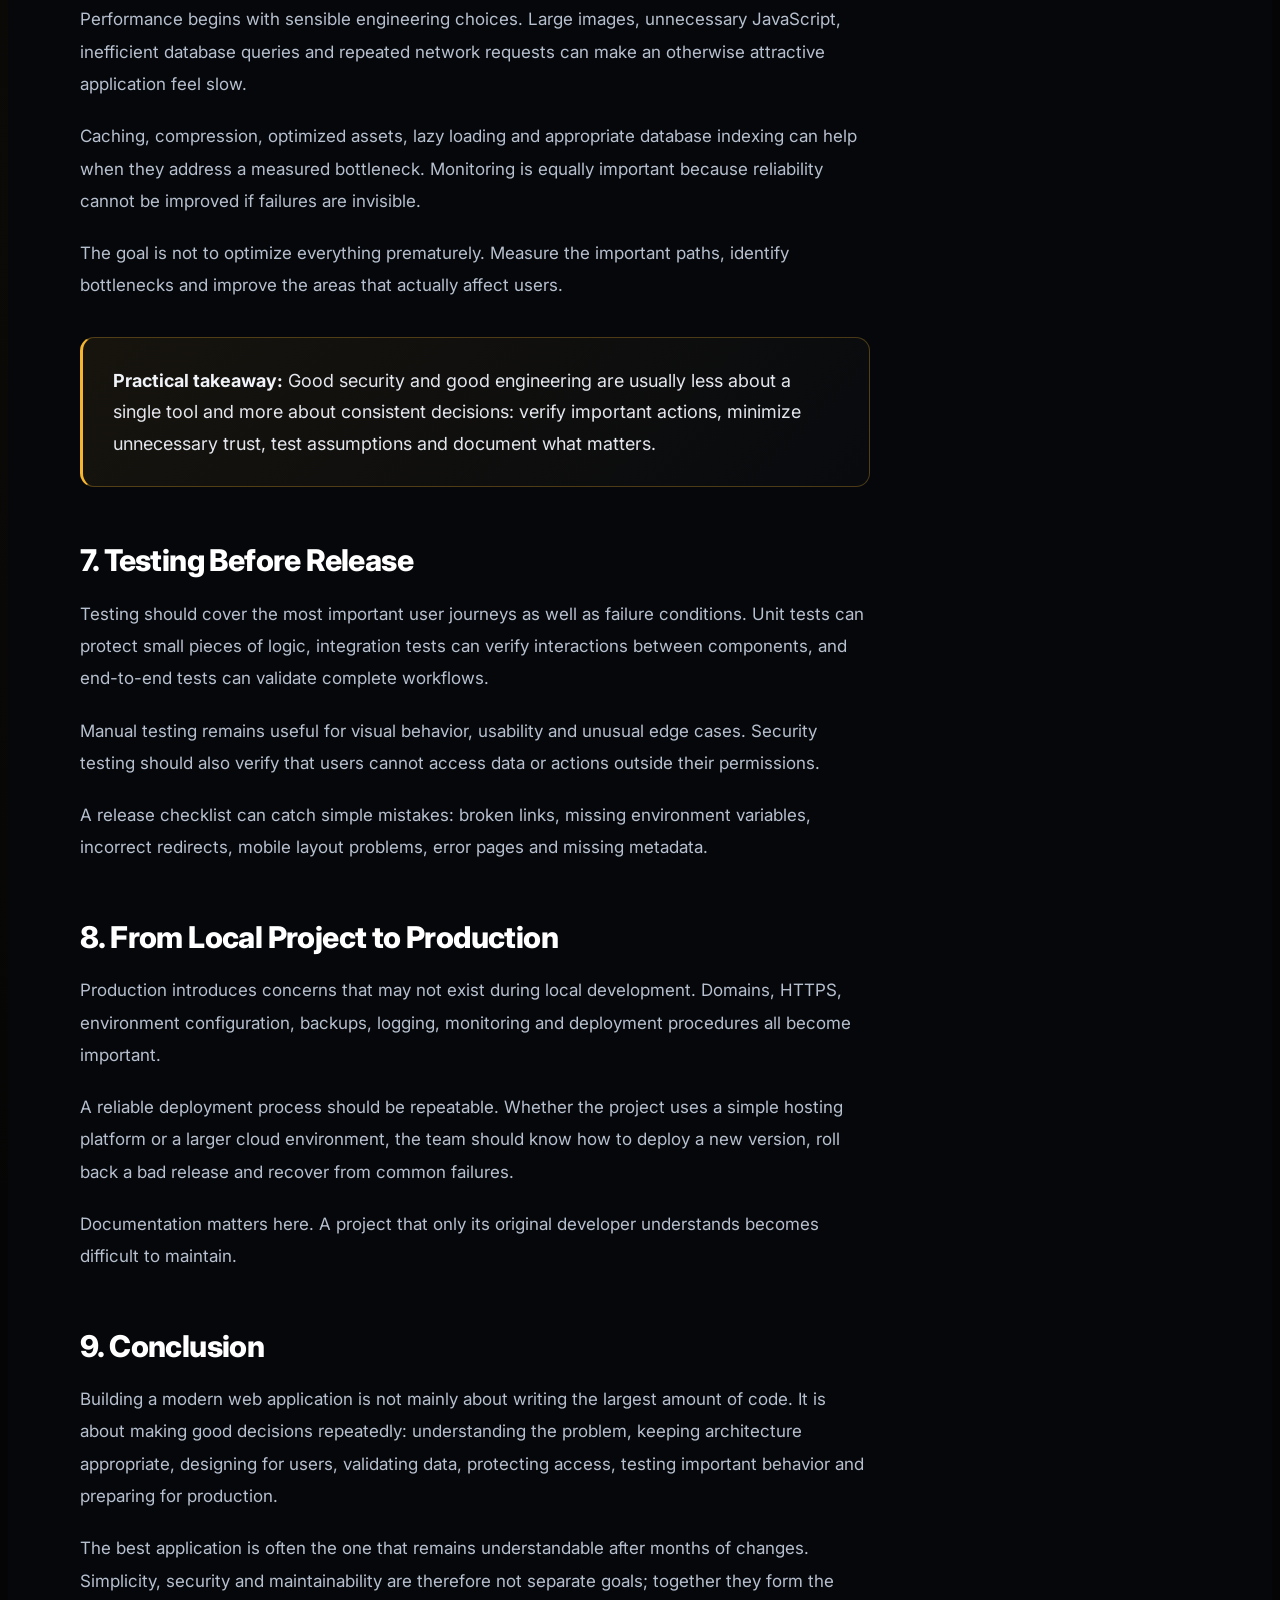
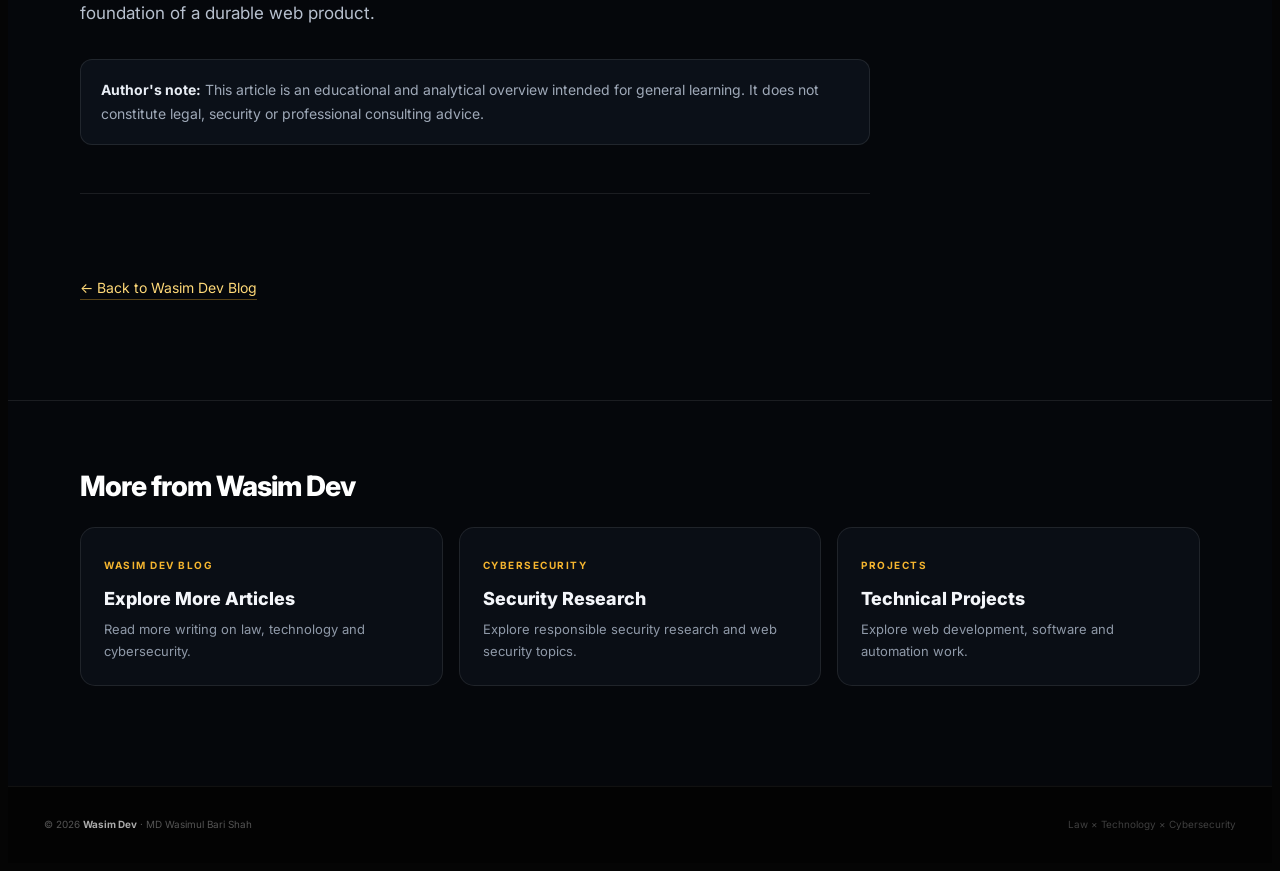
<file: blog/modern-web-applications/index.html>
<!doctype html>
<html lang="en">
<head>
<meta charset="UTF-8">
<meta name="viewport" content="width=device-width, initial-scale=1">
<title>Building Modern Web Applications by Wasim Dev | MD Wasimul Bari Shah</title>
<meta name="description" content="A practical guide by Wasim Dev on building modern web applications, covering architecture, user experience, APIs, security, performance, testing and maintainability.">
<meta name="author" content="MD Wasimul Bari Shah">
<meta name="application-name" content="Wasim Dev">
<meta name="theme-color" content="#05070b">
<link rel="author" href="https://wasimdev.me/#person">
<meta name="robots" content="index, follow, max-image-preview:large, max-snippet:-1, max-video-preview:-1">
<link rel="canonical" href="https://wasimdev.me/blog/modern-web-applications/">
<meta property="og:type" content="article">
<meta property="og:title" content="Building Modern Web Applications | Wasim Dev">
<meta property="og:description" content="A practical guide by Wasim Dev on building modern web applications, covering architecture, user experience, APIs, security, performance, testing and maintainability.">
<meta property="og:url" content="https://wasimdev.me/blog/modern-web-applications/">
<meta property="og:site_name" content="Wasim Dev">
<meta property="og:locale" content="en_US">
<meta property="og:image" content="https://wasimdev.me/assets/wasim-profile.webp">
<meta property="og:image:alt" content="MD Wasimul Bari Shah — Wasim Dev">
<meta property="article:published_time" content="2026-08-15T00:00:00+06:00">
<meta property="article:modified_time" content="2026-08-15T00:00:00+06:00">
<meta property="article:author" content="MD Wasimul Bari Shah">
<meta property="article:section" content="Technology">
<meta property="article:tag" content="Web Development">
<meta property="article:tag" content="Software Engineering">
<meta property="article:tag" content="Frontend">
<meta property="article:tag" content="Backend">
<meta property="article:tag" content="APIs">

<meta name="twitter:card" content="summary_large_image">
<meta name="twitter:title" content="Building Modern Web Applications | Wasim Dev">
<meta name="twitter:description" content="A practical guide by Wasim Dev on building modern web applications, covering architecture, user experience, APIs, security, performance, testing and maintainability.">
<meta name="twitter:image" content="https://wasimdev.me/assets/wasim-profile.webp">
<meta name="twitter:image:alt" content="MD Wasimul Bari Shah — Wasim Dev">
<link rel="preconnect" href="https://fonts.googleapis.com">
<link rel="preconnect" href="https://fonts.gstatic.com" crossorigin>
<link href="https://fonts.googleapis.com/css2?family=Inter:wght@400;500;600;700;800&display=swap" rel="stylesheet">
<link rel="stylesheet" href="/assets/style.css">
<style>
/* =========================================================
   ARTICLE PAGE — WASIM DEV
   ========================================================= */

:root{
  --article-bg:#05070b;
  --article-card:#0b0f16;
  --article-card-2:#0e131c;
  --article-line:rgba(255,255,255,.09);
  --article-text:#f4f6fa;
  --article-muted:#aeb8c7;
  --article-gold:#f5b52f;
  --article-gold-light:#ffd978;
  --article-max:1120px;
}

.article-page{
  background:
    radial-gradient(circle at 80% 5%,rgba(245,181,47,.08),transparent 28%),
    radial-gradient(circle at 10% 30%,rgba(245,181,47,.035),transparent 25%),
    var(--article-bg);
  color:var(--article-text);
  min-height:100vh;
}

.article-hero{
  padding:120px 20px 65px;
  position:relative;
  overflow:hidden;
}

.article-hero::before{
  content:"";
  position:absolute;
  width:420px;
  height:420px;
  right:-170px;
  top:80px;
  border-radius:50%;
  background:rgba(245,181,47,.07);
  filter:blur(80px);
  pointer-events:none;
}

.article-container{
  width:min(var(--article-max),100%);
  margin:auto;
  position:relative;
  z-index:1;
}

.breadcrumb{
  display:flex;
  flex-wrap:wrap;
  align-items:center;
  gap:8px;
  color:#8f99a8;
  font-size:13px;
  margin-bottom:30px;
}

.breadcrumb a{
  color:#aeb8c7;
  text-decoration:none;
  transition:.25s;
}

.breadcrumb a:hover{
  color:var(--article-gold);
}

.breadcrumb .current{
  color:var(--article-gold);
}

.article-category{
  display:inline-flex;
  align-items:center;
  gap:8px;
  padding:8px 14px;
  border:1px solid rgba(245,181,47,.35);
  border-radius:999px;
  color:var(--article-gold-light);
  font-size:12px;
  font-weight:700;
  letter-spacing:2px;
  text-transform:uppercase;
  margin-bottom:22px;
  background:rgba(245,181,47,.035);
}

.article-title{
  max-width:920px;
  margin:0;
  font-size:clamp(42px,7vw,78px);
  line-height:1.02;
  letter-spacing:-3px;
  font-weight:800;
}

.article-title span{
  color:var(--article-gold);
}

.article-subtitle{
  max-width:820px;
  margin:25px 0 28px;
  color:#b9c2cf;
  font-size:19px;
  line-height:1.75;
}

.article-meta{
  display:flex;
  flex-wrap:wrap;
  gap:18px;
  align-items:center;
  color:#8e98a7;
  font-size:14px;
}

.article-meta strong{
  color:#e7ebf2;
}

.author-alias{
  color:#aeb8c7;
  font-weight:500;
}

.article-meta-divider{
  width:4px;
  height:4px;
  background:var(--article-gold);
  border-radius:50%;
}

.article-layout{
  display:grid;
  grid-template-columns:minmax(0,1fr) 285px;
  gap:45px;
  align-items:start;
  padding:35px 20px 100px;
}

.article-content{
  min-width:0;
}

.article-content .lead-paragraph{
  font-size:21px;
  line-height:1.85;
  color:#dce2eb;
}

.article-content h2{
  margin:55px 0 18px;
  font-size:30px;
  line-height:1.25;
  color:#fff;
  letter-spacing:-.6px;
}

.article-content h3{
  margin:35px 0 14px;
  font-size:21px;
  color:#f6f7fa;
}

.article-content p{
  margin:0 0 20px;
  color:#b7c0ce;
  font-size:17px;
  line-height:1.9;
}

.article-content strong{
  color:#f0f3f7;
}

.article-content a{
  color:var(--article-gold-light);
  text-decoration:none;
  border-bottom:1px solid rgba(245,181,47,.35);
}

.article-content a:hover{
  color:#fff;
  border-color:var(--article-gold);
}

.article-content ul,
.article-content ol{
  margin:18px 0 25px;
  padding-left:25px;
  color:#b7c0ce;
}

.article-content li{
  margin:10px 0;
  line-height:1.75;
}

.article-highlight{
  margin:35px 0;
  padding:27px 30px;
  border:1px solid rgba(245,181,47,.28);
  border-left:3px solid var(--article-gold);
  border-radius:14px;
  background:
    linear-gradient(135deg,rgba(245,181,47,.08),rgba(255,255,255,.015));
}

.article-highlight p{
  margin:0;
  color:#e4e8ee;
  font-size:18px;
  line-height:1.75;
}

.article-divider{
  height:1px;
  background:var(--article-line);
  margin:48px 0;
}

.article-table-wrap{
  overflow-x:auto;
  margin:28px 0 35px;
  border:1px solid var(--article-line);
  border-radius:14px;
}

.article-table{
  width:100%;
  border-collapse:collapse;
  min-width:620px;
}

.article-table th,
.article-table td{
  padding:16px 18px;
  text-align:left;
  border-bottom:1px solid var(--article-line);
  color:#b9c2cf;
  line-height:1.6;
}

.article-table th{
  color:#fff;
  background:#0d121a;
  font-size:14px;
}

.article-table tr:last-child td{
  border-bottom:0;
}

.article-table td:first-child{
  color:var(--article-gold-light);
  font-weight:600;
}

.article-note{
  padding:18px 20px;
  margin:30px 0;
  border-radius:12px;
  background:#0b1018;
  border:1px solid var(--article-line);
  color:#9fa9b8;
  font-size:14px;
  line-height:1.7;
}

.article-note strong{
  color:#e8edf4;
}

.article-sidebar{
  position:sticky;
  top:95px;
}

.sidebar-card{
  background:linear-gradient(145deg,#0d121a,#090c12);
  border:1px solid var(--article-line);
  border-radius:18px;
  padding:23px;
  margin-bottom:18px;
}

.sidebar-card h3{
  margin:0 0 18px;
  color:#fff;
  font-size:15px;
  letter-spacing:.5px;
}

.toc{
  display:flex;
  flex-direction:column;
  gap:4px;
}

.toc a{
  color:#9fa9b8;
  text-decoration:none;
  font-size:13px;
  line-height:1.45;
  padding:9px 10px;
  border-radius:8px;
  transition:.25s;
}

.toc a:hover{
  color:var(--article-gold-light);
  background:rgba(245,181,47,.06);
  transform:translateX(3px);
}

.author-box{
  display:flex;
  gap:13px;
  align-items:center;
}

.author-avatar{
  width:48px;
  height:48px;
  border-radius:50%;
  object-fit:cover;
  border:1px solid rgba(245,181,47,.4);
}

.author-name{
  color:#fff;
  font-weight:700;
  font-size:14px;
}

.author-role{
  color:#8994a3;
  font-size:12px;
  margin-top:4px;
}

.article-tags{
  display:flex;
  flex-wrap:wrap;
  gap:8px;
}

.article-tag{
  padding:7px 10px;
  border:1px solid var(--article-line);
  border-radius:8px;
  color:#aeb8c7;
  font-size:11px;
}

.related-section{
  border-top:1px solid var(--article-line);
  padding:70px 20px 100px;
}

.related-title{
  margin:0 0 25px;
  font-size:28px;
  color:#fff;
}

.related-grid{
  display:grid;
  grid-template-columns:repeat(3,1fr);
  gap:16px;
}

.related-card{
  display:block;
  padding:23px;
  border:1px solid var(--article-line);
  border-radius:15px;
  background:#0a0e15;
  text-decoration:none;
  transition:.3s ease;
}

.related-card:hover{
  transform:translateY(-5px);
  border-color:rgba(245,181,47,.35);
  box-shadow:0 18px 45px rgba(0,0,0,.25);
}

.related-card small{
  color:var(--article-gold);
  text-transform:uppercase;
  letter-spacing:1.5px;
  font-size:10px;
  font-weight:700;
}

.related-card h3{
  margin:10px 0 8px;
  color:#f4f6fa;
  font-size:18px;
  line-height:1.4;
}

.related-card p{
  margin:0;
  color:#8f99a8;
  font-size:13px;
  line-height:1.65;
}

.back-blog{
  display:inline-flex;
  align-items:center;
  gap:8px;
  color:#b8c1ce;
  text-decoration:none;
  font-size:14px;
  margin-top:35px;
  transition:.25s;
}

.back-blog:hover{
  color:var(--article-gold);
  transform:translateX(-3px);
}

.reveal{
  opacity:0;
  transform:translateY(20px);
  animation:articleReveal .7s ease forwards;
}

.reveal-delay-1{
  animation-delay:.1s;
}

.reveal-delay-2{
  animation-delay:.2s;
}

.reveal-delay-3{
  animation-delay:.3s;
}

@keyframes articleReveal{
  to{
    opacity:1;
    transform:translateY(0);
  }
}

@media(max-width:900px){
  .article-layout{
    grid-template-columns:1fr;
    gap:20px;
  }

  .article-sidebar{
    position:static;
    order:-1;
  }

  .sidebar-card.toc-card{
    display:none;
  }

  .related-grid{
    grid-template-columns:1fr;
  }
}

@media(max-width:650px){
  .article-hero{
    padding:95px 18px 45px;
  }

  .article-layout{
    padding:20px 18px 70px;
  }

  .article-title{
    font-size:43px;
    letter-spacing:-1.8px;
  }

  .article-subtitle{
    font-size:16px;
    line-height:1.7;
  }

  .article-content .lead-paragraph{
    font-size:18px;
  }

  .article-content h2{
    font-size:25px;
    margin-top:42px;
  }

  .article-content p{
    font-size:16px;
    line-height:1.8;
  }

  .article-highlight{
    padding:22px;
  }

  .article-meta{
    gap:10px;
  }
}

@media(prefers-reduced-motion:reduce){
  .reveal{
    opacity:1;
    transform:none;
    animation:none;
  }

  *{
    scroll-behavior:auto!important;
  }
}

/* =========================================================
   FINAL ARTICLE LAYOUT SAFETY PATCH
   Prevents global style.css nav/toc/aside rules from leaking
   into the article sidebar and breadcrumb.
   ========================================================= */

.article-page nav{
  position:static !important;
  inset:auto !important;
  float:none !important;
  transform:none !important;
}

.article-page .breadcrumb{
  position:relative !important;
  display:flex !important;
  width:100% !important;
  height:auto !important;
  margin:0 0 30px !important;
  padding:0 !important;
  overflow:visible !important;
}

.article-page .article-sidebar{
  position:sticky !important;
  top:95px !important;
  width:100% !important;
  min-width:0 !important;
  max-width:285px !important;
  height:auto !important;
  margin:0 !important;
  padding:0 !important;
  float:none !important;
  display:block !important;
  align-self:start !important;
}

.article-page .sidebar-card{
  position:static !important;
  width:100% !important;
  height:auto !important;
  box-sizing:border-box !important;
  float:none !important;
  margin-left:0 !important;
  margin-right:0 !important;
}

.article-page .article-sidebar .toc{
  position:static !important;
  inset:auto !important;
  display:flex !important;
  flex-direction:column !important;
  align-items:stretch !important;
  justify-content:flex-start !important;
  gap:4px !important;
  width:100% !important;
  height:auto !important;
  max-height:none !important;
  overflow:visible !important;
  float:none !important;
  margin:0 !important;
  padding:0 !important;
}

.article-page .article-sidebar .toc a{
  position:static !important;
  inset:auto !important;
  display:block !important;
  width:100% !important;
  box-sizing:border-box !important;
  float:none !important;
  margin:0 !important;
  padding:9px 10px !important;
  transform:none !important;
  white-space:normal !important;
}

@media(max-width:900px){
  .article-page .article-sidebar{
    position:static !important;
    max-width:none !important;
  }

  .article-page .sidebar-card.toc-card{
    display:none !important;
  }
}

@media(max-width:650px){
  .article-page .breadcrumb{
    margin-bottom:22px !important;
  }
}

</style>
<script type="application/ld+json">{"@context": "https://schema.org", "@type": "BlogPosting", "@id": "https://wasimdev.me/blog/modern-web-applications/#article", "mainEntityOfPage": {"@type": "WebPage", "@id": "https://wasimdev.me/blog/modern-web-applications/"}, "headline": "Building Modern Web Applications", "description": "A practical guide by Wasim Dev on building modern web applications, covering architecture, user experience, APIs, security, performance, testing and maintainability.", "url": "https://wasimdev.me/blog/modern-web-applications/", "datePublished": "2026-08-15", "dateModified": "2026-08-15", "author": {"@type": "Person", "@id": "https://wasimdev.me/#person", "name": "MD Wasimul Bari Shah", "url": "https://wasimdev.me/"}, "publisher": {"@type": "Person", "name": "MD Wasimul Bari Shah", "url": "https://wasimdev.me/"}, "image": "https://wasimdev.me/assets/wasim-profile.webp", "articleSection": "Technology", "keywords": ["Web Development", "Software Engineering", "Frontend", "Backend", "APIs"], "inLanguage": "en"}</script>
<script type="application/ld+json">{"@context":"https://schema.org","@type":"BreadcrumbList","itemListElement":[{"@type":"ListItem","position":1,"name":"Home","item":"https://wasimdev.me/"},{"@type":"ListItem","position":2,"name":"Blog","item":"https://wasimdev.me/blog/"},{"@type":"ListItem","position":3,"name":'Building Modern Web Applications',"item":"https://wasimdev.me/blog/modern-web-applications/"}]}</script>
</head>
<body>
<nav><div class="container nav-inner">
<a class="logo" href="/"><span>WASIM</span><span>DEV</span></a>
<ul class="nav-links"><li><a href="/">Home</a></li><li><a href="/about/">About</a></li><li><a href="/projects/">Projects</a></li><li><a href="/security/">Security</a></li><li><a class="active" href="/blog/">Blog</a></li><li><a class="nav-cta" href="/#contact">Let's Talk</a></li></ul>
<button class="menu" type="button" aria-label="Open navigation" aria-expanded="false">☰</button></div></nav>
<main class="article-page">
<header class="article-hero"><div class="article-container">
<nav class="breadcrumb" aria-label="Breadcrumb"><a href="/">Home</a><span>›</span><a href="/blog/">Blog</a><span>›</span><span class="current">Building Modern Web Applications</span></nav>
<div class="article-category reveal">Technology · Web Development</div>
<h1 class="article-title reveal reveal-delay-1">Building Modern Web Applications</h1>
<p class="article-subtitle reveal reveal-delay-2">A practical look at how modern web applications are planned, designed, built, secured and prepared for real-world users.</p>
<div class="article-meta reveal reveal-delay-3"><span>By <strong>MD Wasimul Bari Shah</strong> <span class="author-alias">· Wasim Dev</span></span><span class="article-meta-divider"></span><span>15 August 2026</span><span class="article-meta-divider"></span><span>Technology &amp; Research</span><span class="article-meta-divider"></span><span>9 min read</span></div>
</div></header>
<div class="article-container article-layout">
<article class="article-content" aria-label="Building Modern Web Applications by Wasim Dev">
<p class="lead-paragraph">Good web applications begin with a clear problem to solve. Before choosing a framework, database or hosting provider, the developer should understand who the users are, what they need to accomplish and what information the application must handle.</p>
<div class="article-highlight"><p><strong>Building Modern Web Applications is built around a simple principle:</strong> useful software and responsible security begin with clear thinking, disciplined execution and attention to the people who will use the result.</p></div><h2 id="problem">1. Start with the Problem, Not the Code</h2><p>A useful first step is to turn the idea into a small set of user journeys. For example: a visitor arrives, creates an account, completes an action and receives a result. Mapping this flow makes unnecessary features easier to identify and keeps the first version focused.</p><p>The strongest projects usually begin small. A focused first release can be improved through real feedback rather than becoming a large system built around assumptions.</p><h2 id="architecture">2. Choosing a Sensible Architecture</h2><p>Modern applications commonly separate presentation, application logic and data access. The exact architecture can vary, but the important principle is separation of responsibilities.</p><p>The frontend should focus on presenting information and handling user interaction. The backend should validate requests, enforce business rules and communicate with databases or external services. Data access should be organized so that changes remain manageable.</p><p>For smaller projects, a simple monolithic application can be more practical than immediately introducing microservices. Architecture should solve the project's real problems rather than create complexity for its own sake.</p><h2 id="ux">3. User Experience Is Part of Engineering</h2><p>A technically correct application can still fail if users find it confusing. Navigation, typography, feedback messages, loading states and mobile responsiveness are not cosmetic details; they affect whether people can successfully use the product.</p><p>Every important action should have a visible result. Forms should explain errors clearly, buttons should communicate their purpose, and destructive actions should require appropriate confirmation. Accessibility should also be considered from the beginning rather than treated as a final patch.</p><p>A clean interface reduces support requirements and makes the underlying system easier to understand.</p><div class="article-highlight"><p><strong>Practical takeaway:</strong> Good security and good engineering are usually less about a single tool and more about consistent decisions: verify important actions, minimize unnecessary trust, test assumptions and document what matters.</p></div><h2 id="backend">4. APIs, Validation and Data Integrity</h2><p>An API is a contract between parts of an application. Good APIs use predictable routes, clear request and response formats, appropriate status codes and consistent error handling.</p><p>Validation must happen on the server even when the frontend already validates input. Client-side checks improve user experience, but the server is the final authority. User-supplied data should never be trusted simply because it came from the application interface.</p><p>Database design also matters. Appropriate constraints, indexes and relationships can prevent inconsistent data and improve performance as the application grows.</p><h2 id="security">5. Security Should Be Built In</h2><p>Security is not a single feature that can be added at the end. Authentication, authorization, input handling, session management, secrets and logging should be considered during design.</p><p>Applications should follow the principle of least privilege: users and services should receive only the access they actually need. Sensitive credentials should not be hard-coded into public source files, and production secrets should be managed separately from application code.</p><p>Common web risks include broken access control, injection, cross-site scripting, insecure authentication and accidental exposure of sensitive information. Security testing should therefore be part of normal development.</p><h2 id="performance">6. Performance and Reliability</h2><p>Performance begins with sensible engineering choices. Large images, unnecessary JavaScript, inefficient database queries and repeated network requests can make an otherwise attractive application feel slow.</p><p>Caching, compression, optimized assets, lazy loading and appropriate database indexing can help when they address a measured bottleneck. Monitoring is equally important because reliability cannot be improved if failures are invisible.</p><p>The goal is not to optimize everything prematurely. Measure the important paths, identify bottlenecks and improve the areas that actually affect users.</p><div class="article-highlight"><p><strong>Practical takeaway:</strong> Good security and good engineering are usually less about a single tool and more about consistent decisions: verify important actions, minimize unnecessary trust, test assumptions and document what matters.</p></div><h2 id="testing">7. Testing Before Release</h2><p>Testing should cover the most important user journeys as well as failure conditions. Unit tests can protect small pieces of logic, integration tests can verify interactions between components, and end-to-end tests can validate complete workflows.</p><p>Manual testing remains useful for visual behavior, usability and unusual edge cases. Security testing should also verify that users cannot access data or actions outside their permissions.</p><p>A release checklist can catch simple mistakes: broken links, missing environment variables, incorrect redirects, mobile layout problems, error pages and missing metadata.</p><h2 id="production">8. From Local Project to Production</h2><p>Production introduces concerns that may not exist during local development. Domains, HTTPS, environment configuration, backups, logging, monitoring and deployment procedures all become important.</p><p>A reliable deployment process should be repeatable. Whether the project uses a simple hosting platform or a larger cloud environment, the team should know how to deploy a new version, roll back a bad release and recover from common failures.</p><p>Documentation matters here. A project that only its original developer understands becomes difficult to maintain.</p><h2 id="conclusion">9. Conclusion</h2><p>Building a modern web application is not mainly about writing the largest amount of code. It is about making good decisions repeatedly: understanding the problem, keeping architecture appropriate, designing for users, validating data, protecting access, testing important behavior and preparing for production.</p><p>The best application is often the one that remains understandable after months of changes. Simplicity, security and maintainability are therefore not separate goals; together they form the foundation of a durable web product.</p><div class="article-note"><strong>Author's note:</strong> This article is an educational and analytical overview intended for general learning. It does not constitute legal, security or professional consulting advice.</div>
<div class="article-divider"></div>
<a class="back-blog" href="/blog/">← Back to Wasim Dev Blog</a>
</article>
<aside class="article-sidebar">
<div class="sidebar-card toc-card"><h3>On this page</h3><nav class="toc"><a href="#problem">1. Start with the Problem, Not the Code</a>
<a href="#architecture">2. Choosing a Sensible Architecture</a>
<a href="#ux">3. User Experience Is Part of Engineering</a>
<a href="#backend">4. APIs, Validation and Data Integrity</a>
<a href="#security">5. Security Should Be Built In</a>
<a href="#performance">6. Performance and Reliability</a>
<a href="#testing">7. Testing Before Release</a>
<a href="#production">8. From Local Project to Production</a>
<a href="#conclusion">9. Conclusion</a>
</nav></div>
<div class="sidebar-card"><h3>About the author</h3><div class="author-box"><img class="author-avatar" src="/assets/wasim-profile.webp" alt="MD Wasimul Bari Shah — Wasim Dev" width="48" height="48" loading="lazy" decoding="async"><div><div class="author-name">MD Wasimul Bari Shah</div><div class="author-role">Law Student · Developer · Security Researcher</div></div></div><p style="margin:15px 0 0;color:#919cab;font-size:13px;line-height:1.7;">Writing about law, technology, cybersecurity and digital research.</p></div>
<div class="sidebar-card"><h3>Topics</h3><div class="article-tags"><span class="article-tag">Web Development</span><span class="article-tag">Software Engineering</span><span class="article-tag">Frontend</span><span class="article-tag">Backend</span><span class="article-tag">APIs</span></div></div>
<div class="sidebar-card"><h3>Explore Wasim Dev</h3><nav class="toc"><a href="/">Home →</a><a href="/about/">About →</a><a href="/projects/">Projects →</a><a href="/security/">Security Research →</a><a href="/blog/">All Articles →</a></nav></div>
</aside></div>
<section class="related-section"><div class="article-container"><h2 class="related-title">More from Wasim Dev</h2><div class="related-grid"><a class="related-card" href="/blog/"><small>Wasim Dev Blog</small><h3>Explore More Articles</h3><p>Read more writing on law, technology and cybersecurity.</p></a>
<a class="related-card" href="/security/"><small>Cybersecurity</small><h3>Security Research</h3><p>Explore responsible security research and web security topics.</p></a>
<a class="related-card" href="/projects/"><small>Projects</small><h3>Technical Projects</h3><p>Explore web development, software and automation work.</p></a></div></div></section>
</main>
<footer><div class="container footer-inner"><div>© <span id="year"></span> <strong>Wasim Dev</strong> · MD Wasimul Bari Shah</div><div>Law × Technology × Cybersecurity</div></div></footer>
<script src="/assets/script.js" defer></script>
<script>
document.addEventListener("DOMContentLoaded", () => {
  const articleLinks = document.querySelectorAll('.toc a[href^="#"]');
  articleLinks.forEach(link => {
    link.addEventListener("click", event => {
      const target = document.querySelector(link.getAttribute("href"));
      if (!target) return;
      event.preventDefault();
      target.scrollIntoView({behavior:"smooth", block:"start"});
    });
  });
});
</script>
</body></html>
</file>
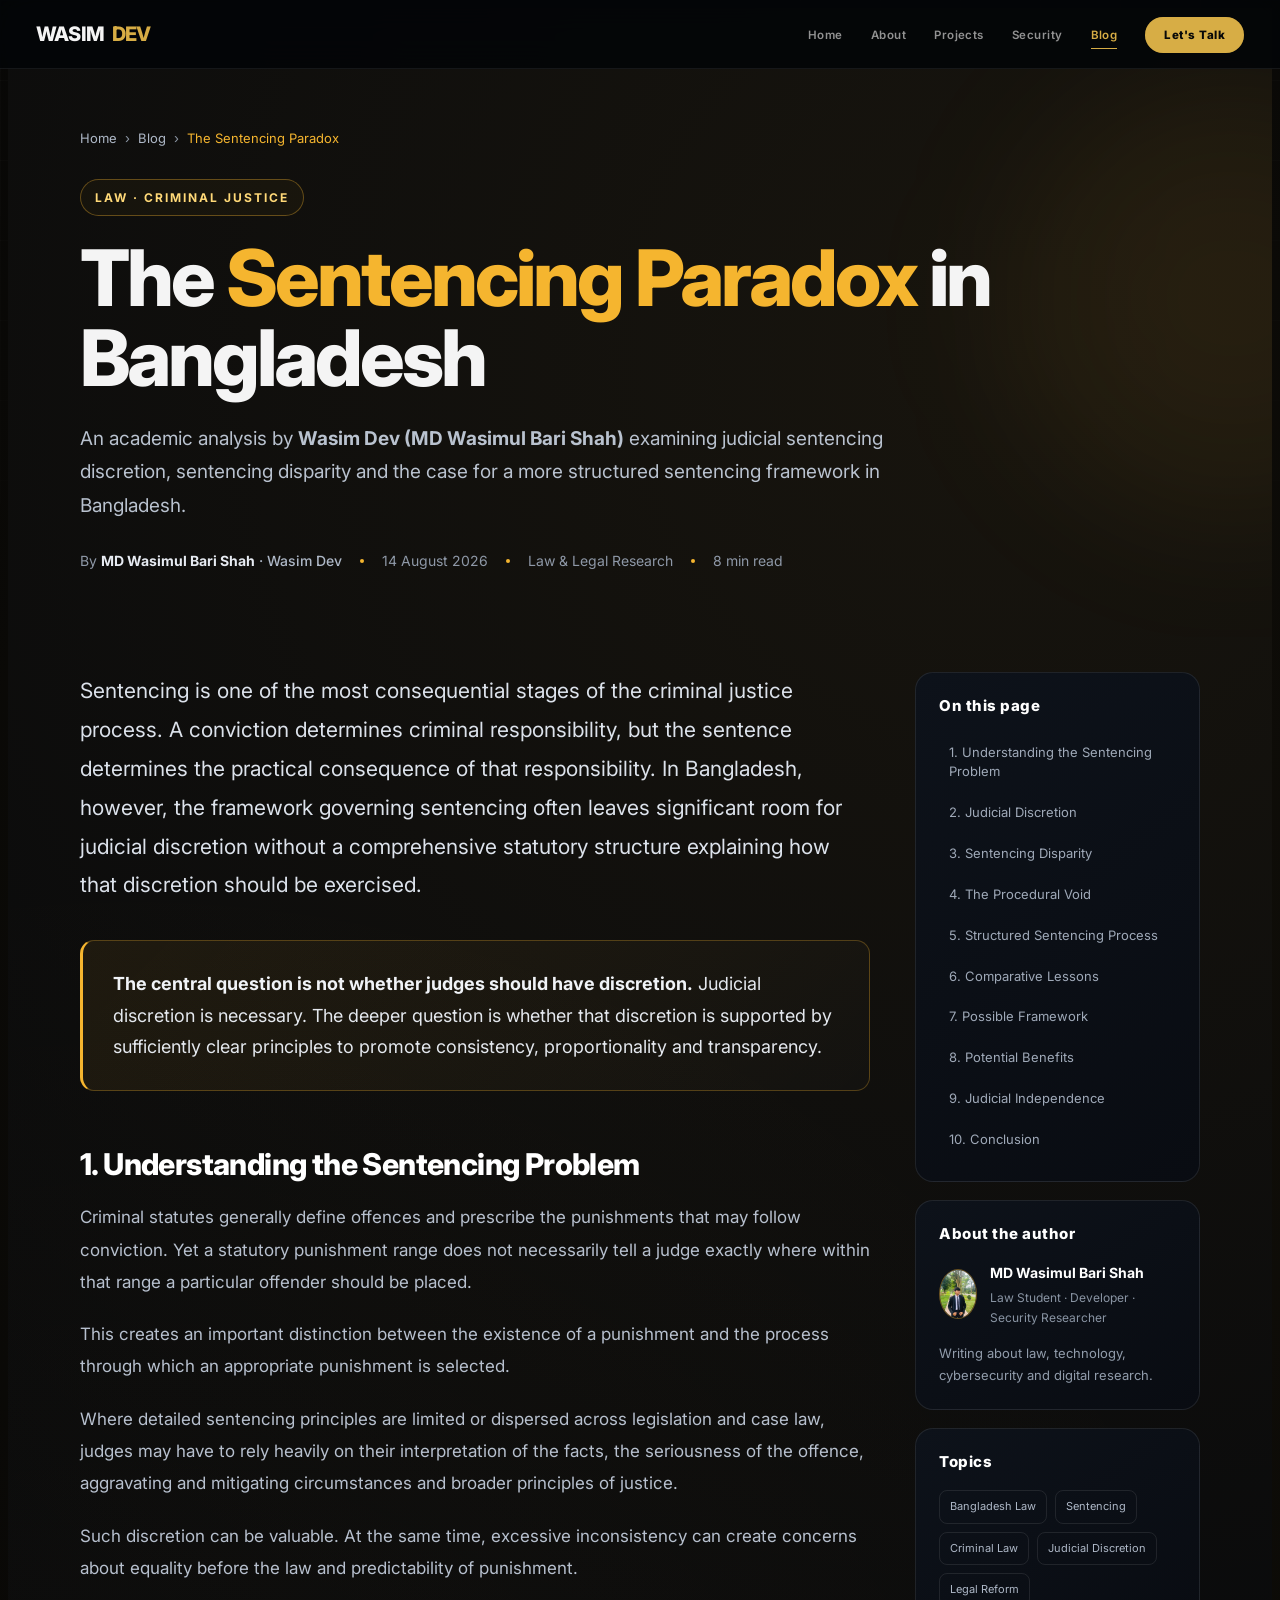
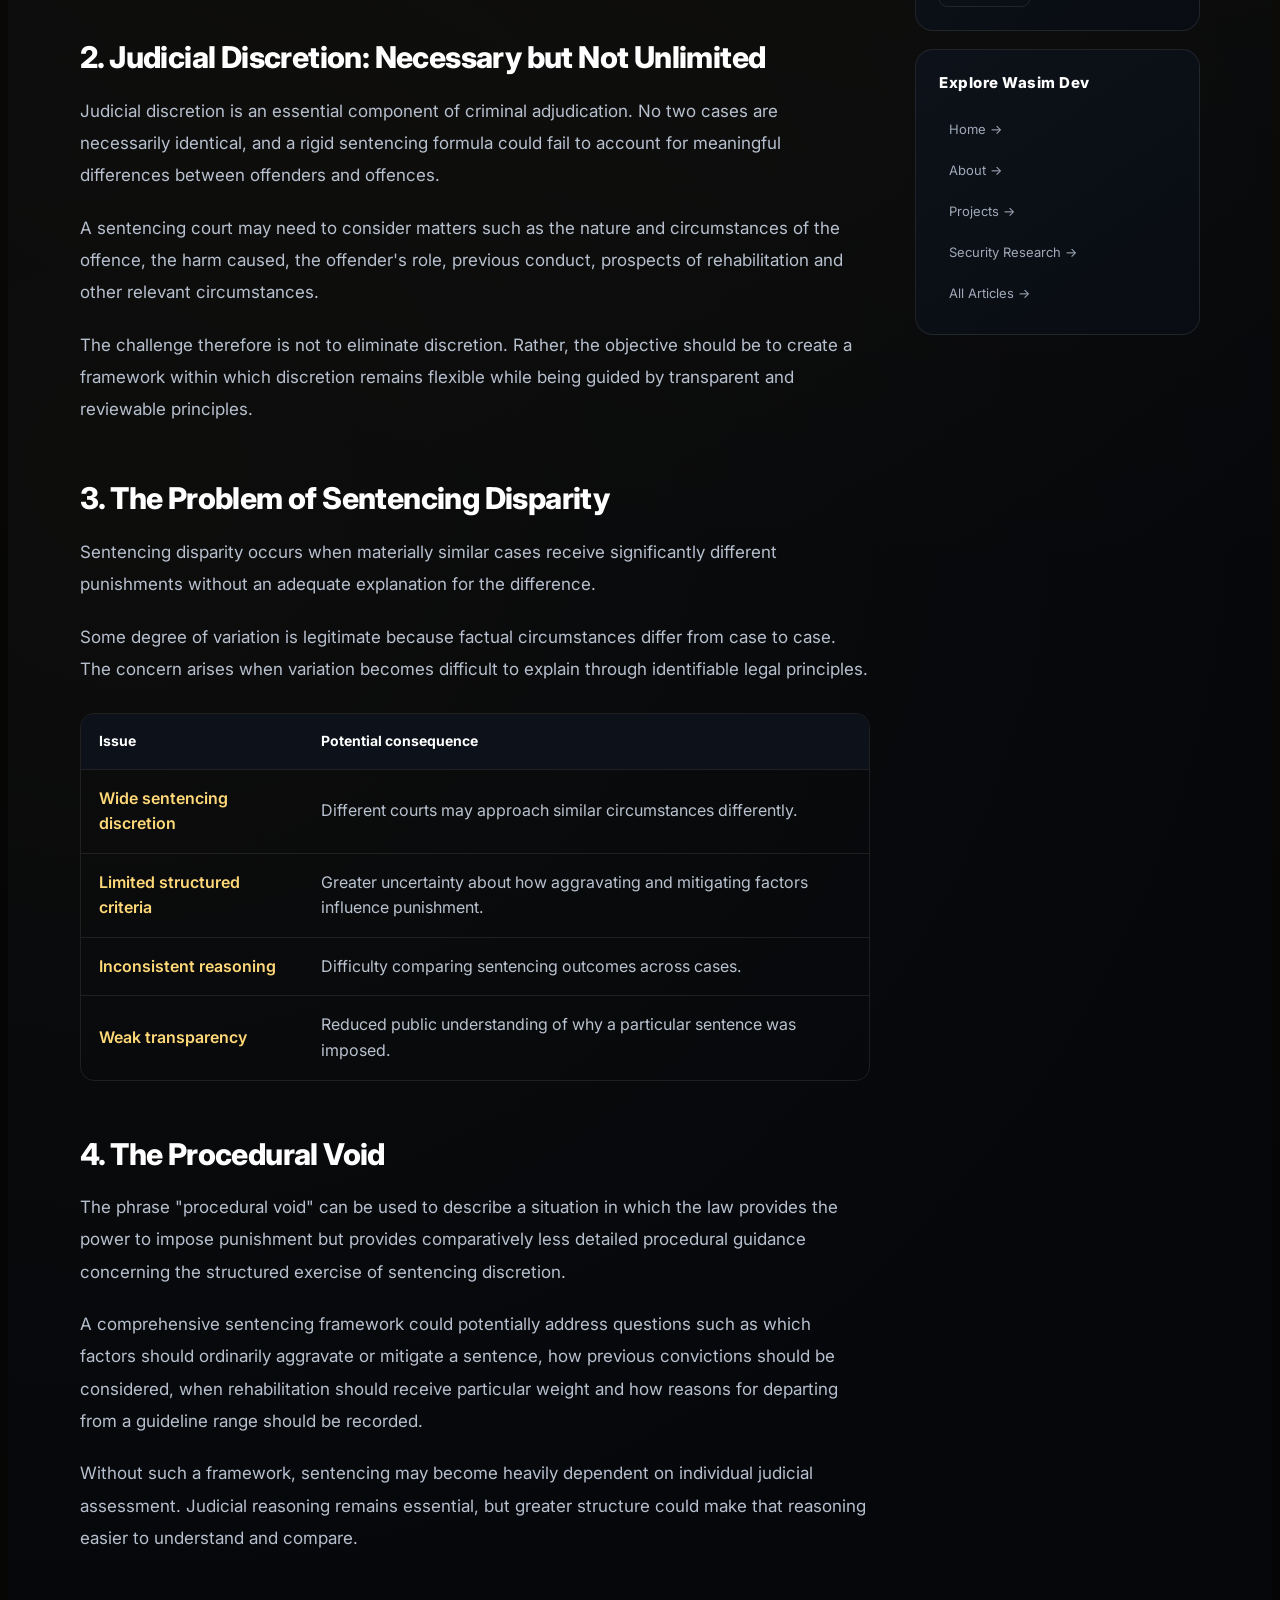
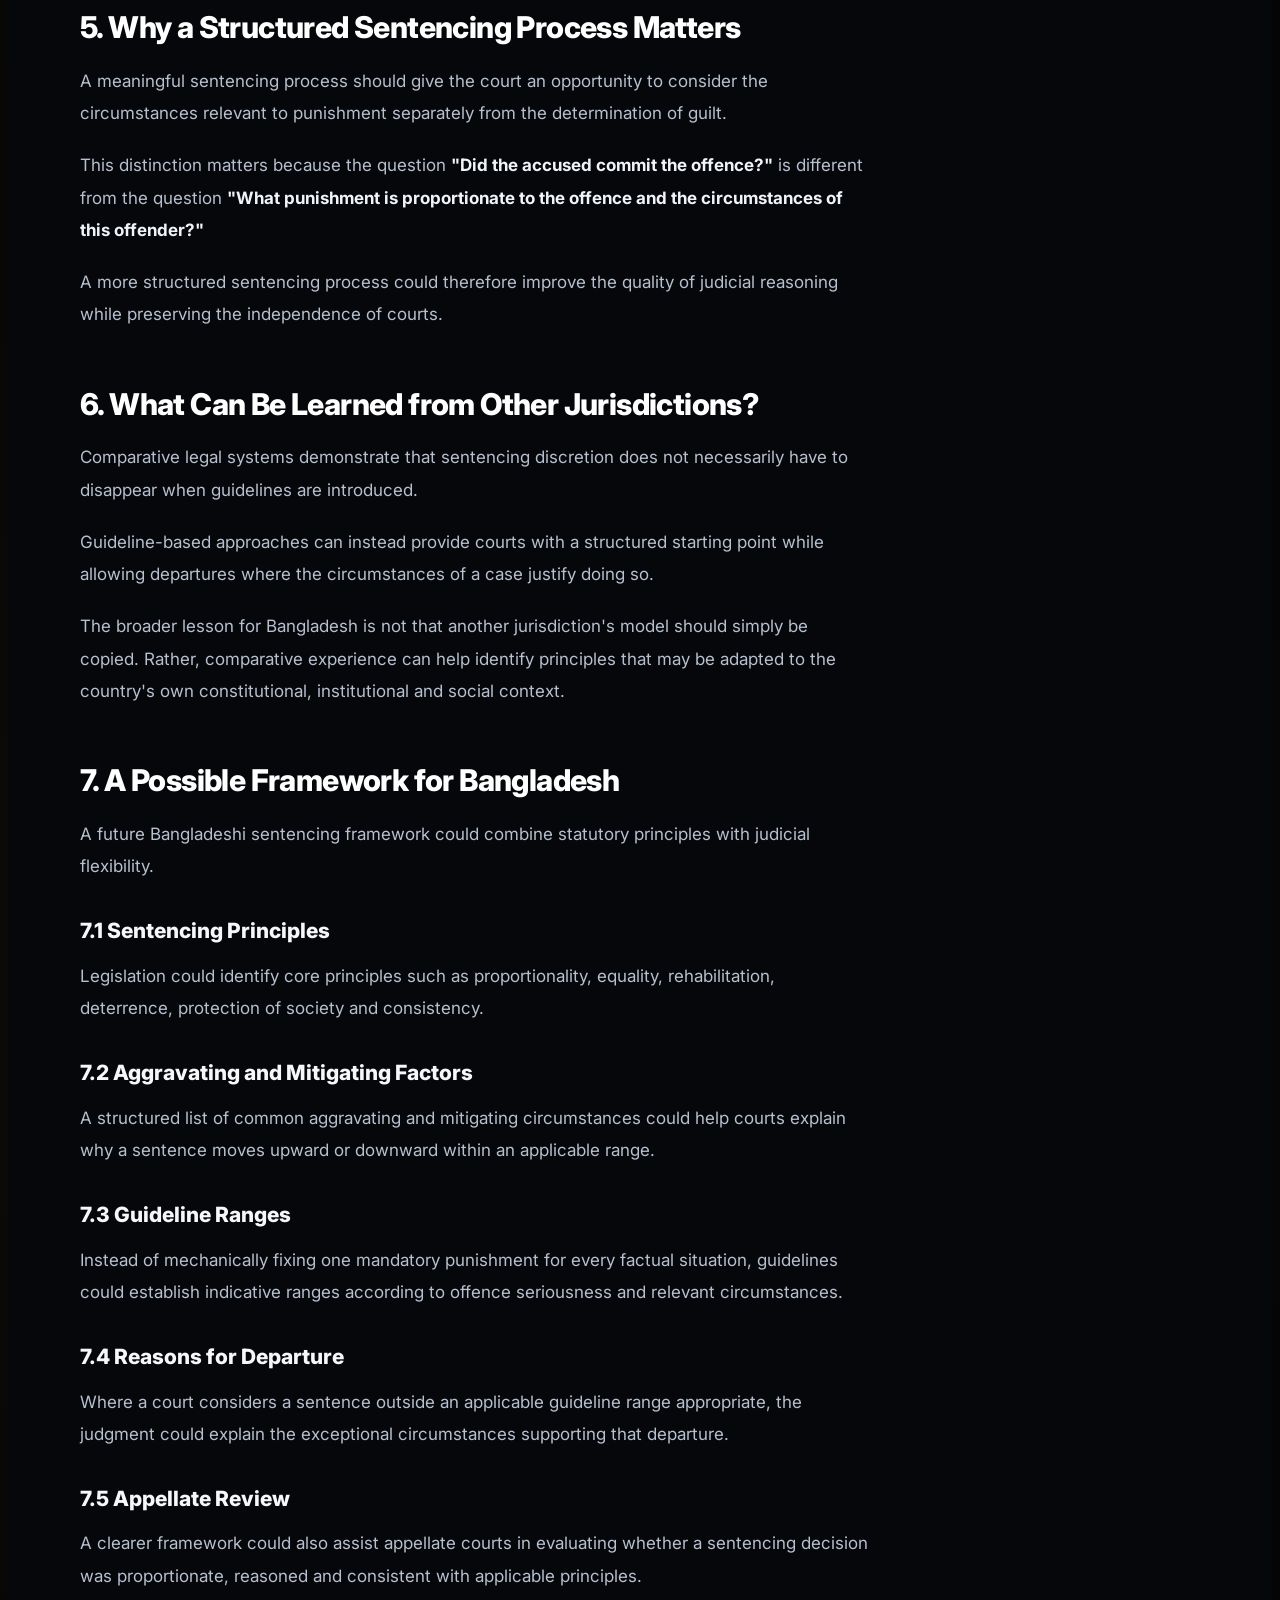
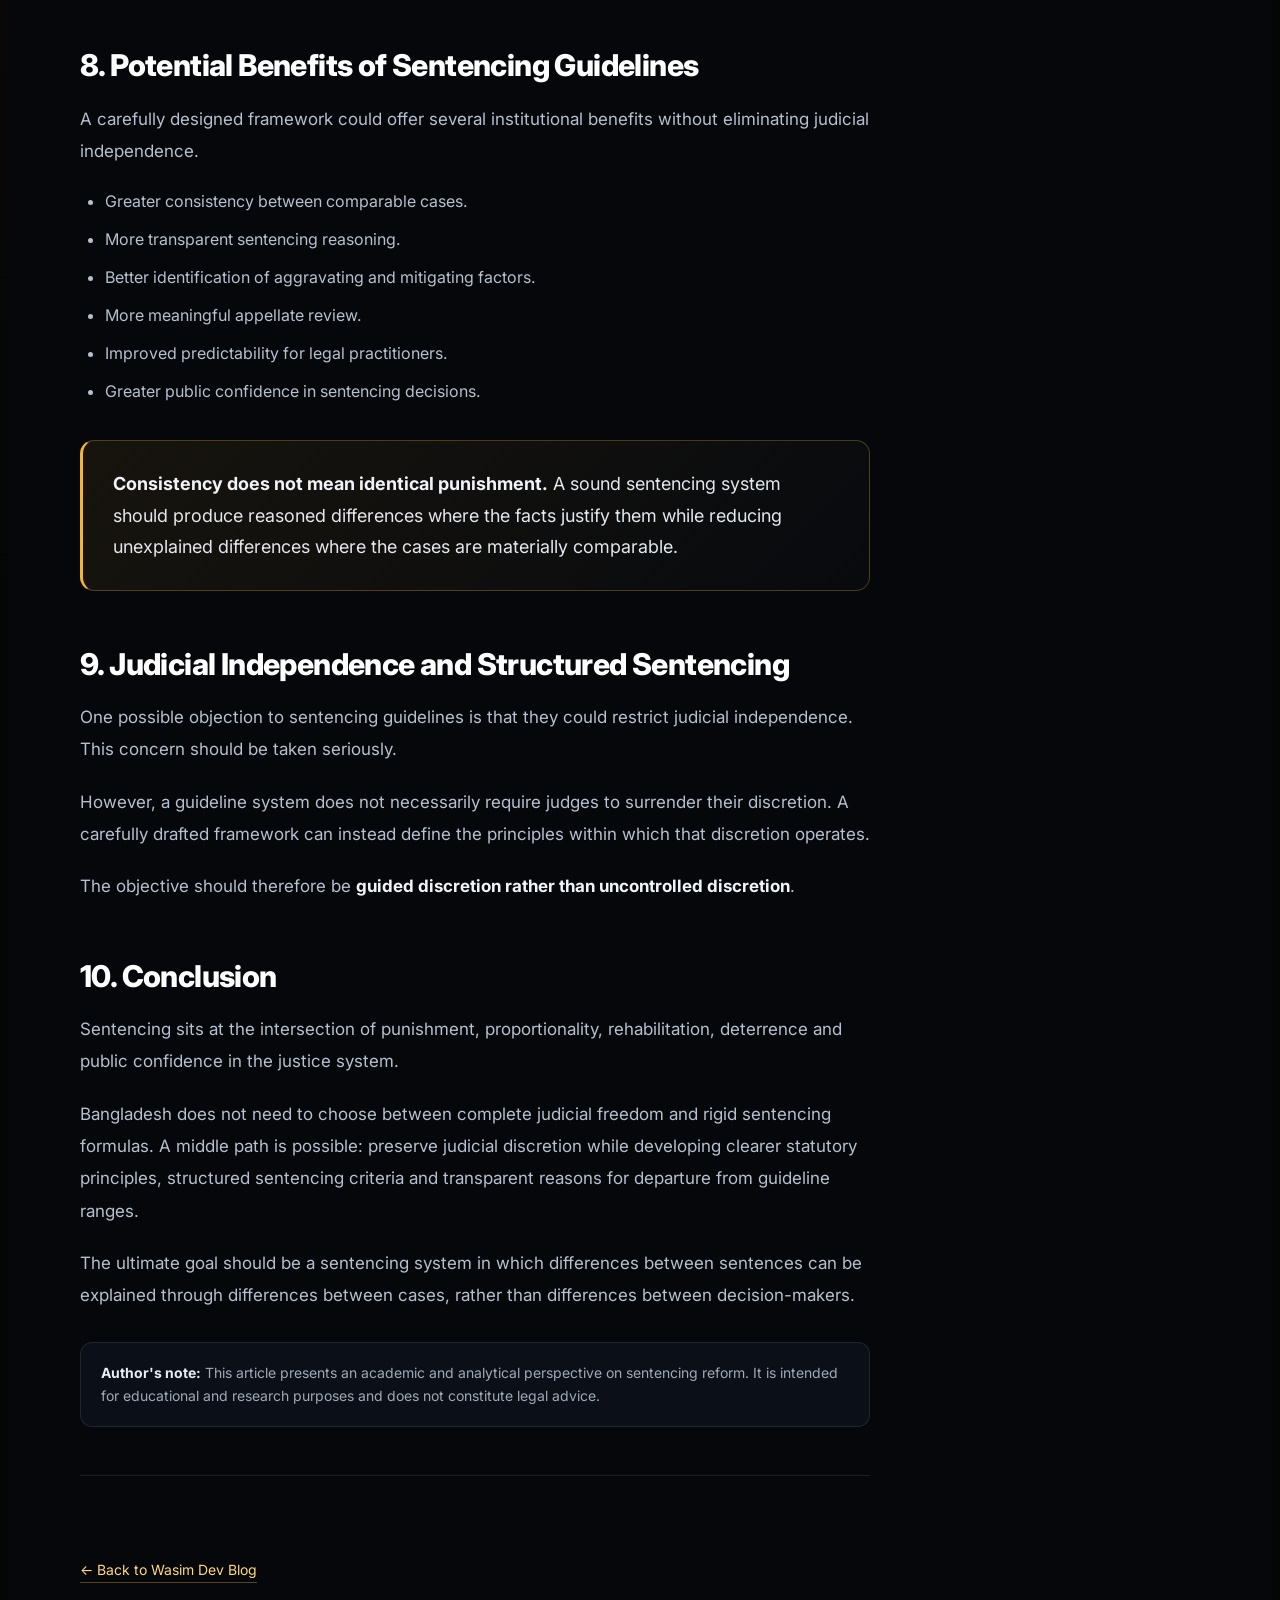
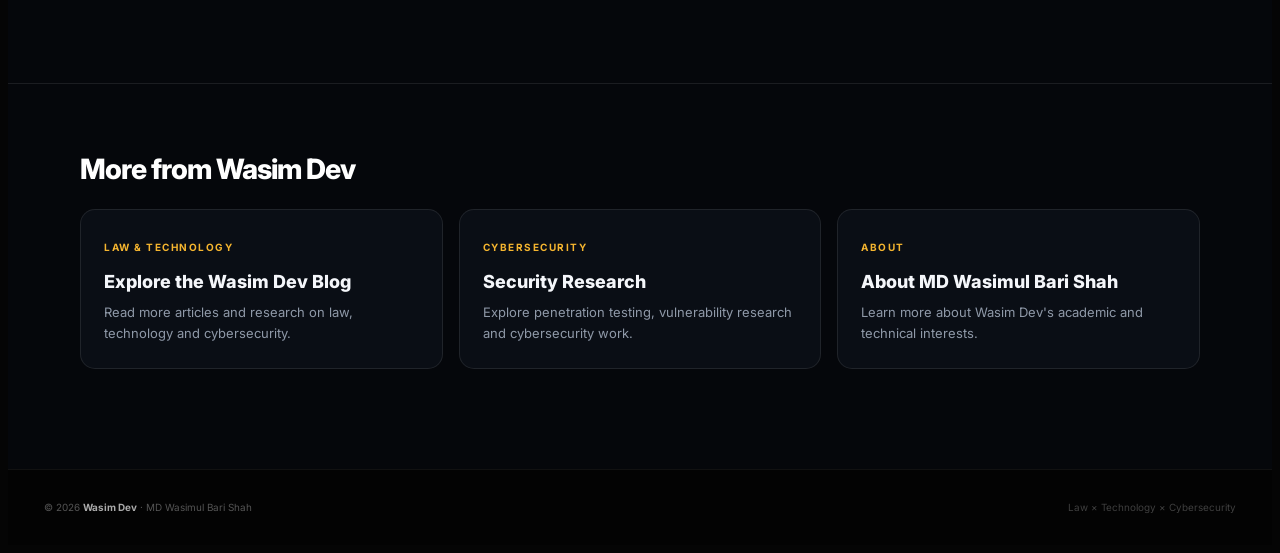
<file: blog/sentencing-paradox-bangladesh/index.html>
<!doctype html>
<html lang="en">
<head>
<meta charset="UTF-8">
<meta name="viewport" content="width=device-width, initial-scale=1">

<title>The Sentencing Paradox in Bangladesh by Wasim Dev | MD Wasimul Bari Shah</title>

<meta name="description" content="The Sentencing Paradox in Bangladesh by Wasim Dev (MD Wasimul Bari Shah): an analytical study of judicial sentencing discretion, sentencing disparity, the procedural void and the need for structured sentencing guidelines in Bangladesh.">

<meta name="author" content="MD Wasimul Bari Shah">
<meta name="application-name" content="Wasim Dev">
<meta name="theme-color" content="#05070b">
<link rel="author" href="https://wasimdev.me/#person">

<meta name="robots" content="index, follow, max-image-preview:large, max-snippet:-1, max-video-preview:-1">

<link rel="canonical" href="https://wasimdev.me/blog/sentencing-paradox-bangladesh/">

<meta property="og:type" content="article">
<meta property="og:title" content="The Sentencing Paradox in Bangladesh | Wasim Dev">
<meta property="og:description" content="An analytical discussion of sentencing discretion, sentencing disparity and the need for structured sentencing guidelines in Bangladesh.">
<meta property="og:url" content="https://wasimdev.me/blog/sentencing-paradox-bangladesh/">
<meta property="og:site_name" content="Wasim Dev">
<meta property="og:locale" content="en_US">
<meta property="og:image" content="https://wasimdev.me/assets/wasim-profile.webp">
<meta property="og:image:alt" content="MD Wasimul Bari Shah — Wasim Dev">
<meta property="article:published_time" content="2026-08-14T00:00:00+06:00">
<meta property="article:modified_time" content="2026-08-14T00:00:00+06:00">

<meta property="article:author" content="MD Wasimul Bari Shah">

<meta property="article:section" content="Law">
<meta property="article:tag" content="Bangladesh Law">
<meta property="article:tag" content="Sentencing">
<meta property="article:tag" content="Criminal Law">
<meta property="article:tag" content="Judicial Discretion">
<meta property="article:tag" content="Legal Reform">

<meta name="twitter:card" content="summary_large_image">
<meta name="twitter:title" content="The Sentencing Paradox in Bangladesh | Wasim Dev">
<meta name="twitter:description" content="The Sentencing Paradox in Bangladesh by Wasim Dev (MD Wasimul Bari Shah): judicial discretion, sentencing disparity and structured sentencing guidelines.">
<meta name="twitter:image" content="https://wasimdev.me/assets/wasim-profile.webp">
<meta name="twitter:image:alt" content="MD Wasimul Bari Shah — Wasim Dev">

<link rel="preconnect" href="https://fonts.googleapis.com">
<link rel="preconnect" href="https://fonts.gstatic.com" crossorigin>
<link href="https://fonts.googleapis.com/css2?family=Inter:wght@400;500;600;700;800&display=swap" rel="stylesheet">

<link rel="stylesheet" href="/assets/style.css">

<style>
/* =========================================================
   ARTICLE PAGE — WASIM DEV
   ========================================================= */

:root{
  --article-bg:#05070b;
  --article-card:#0b0f16;
  --article-card-2:#0e131c;
  --article-line:rgba(255,255,255,.09);
  --article-text:#f4f6fa;
  --article-muted:#aeb8c7;
  --article-gold:#f5b52f;
  --article-gold-light:#ffd978;
  --article-max:1120px;
}

.article-page{
  background:
    radial-gradient(circle at 80% 5%,rgba(245,181,47,.08),transparent 28%),
    radial-gradient(circle at 10% 30%,rgba(245,181,47,.035),transparent 25%),
    var(--article-bg);
  color:var(--article-text);
  min-height:100vh;
}

.article-hero{
  padding:120px 20px 65px;
  position:relative;
  overflow:hidden;
}

.article-hero::before{
  content:"";
  position:absolute;
  width:420px;
  height:420px;
  right:-170px;
  top:80px;
  border-radius:50%;
  background:rgba(245,181,47,.07);
  filter:blur(80px);
  pointer-events:none;
}

.article-container{
  width:min(var(--article-max),100%);
  margin:auto;
  position:relative;
  z-index:1;
}

.breadcrumb{
  display:flex;
  flex-wrap:wrap;
  align-items:center;
  gap:8px;
  color:#8f99a8;
  font-size:13px;
  margin-bottom:30px;
}

.breadcrumb a{
  color:#aeb8c7;
  text-decoration:none;
  transition:.25s;
}

.breadcrumb a:hover{
  color:var(--article-gold);
}

.breadcrumb .current{
  color:var(--article-gold);
}

.article-category{
  display:inline-flex;
  align-items:center;
  gap:8px;
  padding:8px 14px;
  border:1px solid rgba(245,181,47,.35);
  border-radius:999px;
  color:var(--article-gold-light);
  font-size:12px;
  font-weight:700;
  letter-spacing:2px;
  text-transform:uppercase;
  margin-bottom:22px;
  background:rgba(245,181,47,.035);
}

.article-title{
  max-width:920px;
  margin:0;
  font-size:clamp(42px,7vw,78px);
  line-height:1.02;
  letter-spacing:-3px;
  font-weight:800;
}

.article-title span{
  color:var(--article-gold);
}

.article-subtitle{
  max-width:820px;
  margin:25px 0 28px;
  color:#b9c2cf;
  font-size:19px;
  line-height:1.75;
}

.article-meta{
  display:flex;
  flex-wrap:wrap;
  gap:18px;
  align-items:center;
  color:#8e98a7;
  font-size:14px;
}

.article-meta strong{
  color:#e7ebf2;
}

.author-alias{
  color:#aeb8c7;
  font-weight:500;
}

.article-meta-divider{
  width:4px;
  height:4px;
  background:var(--article-gold);
  border-radius:50%;
}

.article-layout{
  display:grid;
  grid-template-columns:minmax(0,1fr) 285px;
  gap:45px;
  align-items:start;
  padding:35px 20px 100px;
}

.article-content{
  min-width:0;
}

.article-content .lead-paragraph{
  font-size:21px;
  line-height:1.85;
  color:#dce2eb;
}

.article-content h2{
  margin:55px 0 18px;
  font-size:30px;
  line-height:1.25;
  color:#fff;
  letter-spacing:-.6px;
}

.article-content h3{
  margin:35px 0 14px;
  font-size:21px;
  color:#f6f7fa;
}

.article-content p{
  margin:0 0 20px;
  color:#b7c0ce;
  font-size:17px;
  line-height:1.9;
}

.article-content strong{
  color:#f0f3f7;
}

.article-content a{
  color:var(--article-gold-light);
  text-decoration:none;
  border-bottom:1px solid rgba(245,181,47,.35);
}

.article-content a:hover{
  color:#fff;
  border-color:var(--article-gold);
}

.article-content ul,
.article-content ol{
  margin:18px 0 25px;
  padding-left:25px;
  color:#b7c0ce;
}

.article-content li{
  margin:10px 0;
  line-height:1.75;
}

.article-highlight{
  margin:35px 0;
  padding:27px 30px;
  border:1px solid rgba(245,181,47,.28);
  border-left:3px solid var(--article-gold);
  border-radius:14px;
  background:
    linear-gradient(135deg,rgba(245,181,47,.08),rgba(255,255,255,.015));
}

.article-highlight p{
  margin:0;
  color:#e4e8ee;
  font-size:18px;
  line-height:1.75;
}

.article-divider{
  height:1px;
  background:var(--article-line);
  margin:48px 0;
}

.article-table-wrap{
  overflow-x:auto;
  margin:28px 0 35px;
  border:1px solid var(--article-line);
  border-radius:14px;
}

.article-table{
  width:100%;
  border-collapse:collapse;
  min-width:620px;
}

.article-table th,
.article-table td{
  padding:16px 18px;
  text-align:left;
  border-bottom:1px solid var(--article-line);
  color:#b9c2cf;
  line-height:1.6;
}

.article-table th{
  color:#fff;
  background:#0d121a;
  font-size:14px;
}

.article-table tr:last-child td{
  border-bottom:0;
}

.article-table td:first-child{
  color:var(--article-gold-light);
  font-weight:600;
}

.article-note{
  padding:18px 20px;
  margin:30px 0;
  border-radius:12px;
  background:#0b1018;
  border:1px solid var(--article-line);
  color:#9fa9b8;
  font-size:14px;
  line-height:1.7;
}

.article-note strong{
  color:#e8edf4;
}

.article-sidebar{
  position:sticky;
  top:95px;
}

.sidebar-card{
  background:linear-gradient(145deg,#0d121a,#090c12);
  border:1px solid var(--article-line);
  border-radius:18px;
  padding:23px;
  margin-bottom:18px;
}

.sidebar-card h3{
  margin:0 0 18px;
  color:#fff;
  font-size:15px;
  letter-spacing:.5px;
}

.toc{
  display:flex;
  flex-direction:column;
  gap:4px;
}

.toc a{
  color:#9fa9b8;
  text-decoration:none;
  font-size:13px;
  line-height:1.45;
  padding:9px 10px;
  border-radius:8px;
  transition:.25s;
}

.toc a:hover{
  color:var(--article-gold-light);
  background:rgba(245,181,47,.06);
  transform:translateX(3px);
}

.author-box{
  display:flex;
  gap:13px;
  align-items:center;
}

.author-avatar{
  width:48px;
  height:48px;
  border-radius:50%;
  object-fit:cover;
  border:1px solid rgba(245,181,47,.4);
}

.author-name{
  color:#fff;
  font-weight:700;
  font-size:14px;
}

.author-role{
  color:#8994a3;
  font-size:12px;
  margin-top:4px;
}

.article-tags{
  display:flex;
  flex-wrap:wrap;
  gap:8px;
}

.article-tag{
  padding:7px 10px;
  border:1px solid var(--article-line);
  border-radius:8px;
  color:#aeb8c7;
  font-size:11px;
}

.related-section{
  border-top:1px solid var(--article-line);
  padding:70px 20px 100px;
}

.related-title{
  margin:0 0 25px;
  font-size:28px;
  color:#fff;
}

.related-grid{
  display:grid;
  grid-template-columns:repeat(3,1fr);
  gap:16px;
}

.related-card{
  display:block;
  padding:23px;
  border:1px solid var(--article-line);
  border-radius:15px;
  background:#0a0e15;
  text-decoration:none;
  transition:.3s ease;
}

.related-card:hover{
  transform:translateY(-5px);
  border-color:rgba(245,181,47,.35);
  box-shadow:0 18px 45px rgba(0,0,0,.25);
}

.related-card small{
  color:var(--article-gold);
  text-transform:uppercase;
  letter-spacing:1.5px;
  font-size:10px;
  font-weight:700;
}

.related-card h3{
  margin:10px 0 8px;
  color:#f4f6fa;
  font-size:18px;
  line-height:1.4;
}

.related-card p{
  margin:0;
  color:#8f99a8;
  font-size:13px;
  line-height:1.65;
}

.back-blog{
  display:inline-flex;
  align-items:center;
  gap:8px;
  color:#b8c1ce;
  text-decoration:none;
  font-size:14px;
  margin-top:35px;
  transition:.25s;
}

.back-blog:hover{
  color:var(--article-gold);
  transform:translateX(-3px);
}

.reveal{
  opacity:0;
  transform:translateY(20px);
  animation:articleReveal .7s ease forwards;
}

.reveal-delay-1{
  animation-delay:.1s;
}

.reveal-delay-2{
  animation-delay:.2s;
}

.reveal-delay-3{
  animation-delay:.3s;
}

@keyframes articleReveal{
  to{
    opacity:1;
    transform:translateY(0);
  }
}

@media(max-width:900px){
  .article-layout{
    grid-template-columns:1fr;
    gap:20px;
  }

  .article-sidebar{
    position:static;
    order:-1;
  }

  .sidebar-card.toc-card{
    display:none;
  }

  .related-grid{
    grid-template-columns:1fr;
  }
}

@media(max-width:650px){
  .article-hero{
    padding:95px 18px 45px;
  }

  .article-layout{
    padding:20px 18px 70px;
  }

  .article-title{
    font-size:43px;
    letter-spacing:-1.8px;
  }

  .article-subtitle{
    font-size:16px;
    line-height:1.7;
  }

  .article-content .lead-paragraph{
    font-size:18px;
  }

  .article-content h2{
    font-size:25px;
    margin-top:42px;
  }

  .article-content p{
    font-size:16px;
    line-height:1.8;
  }

  .article-highlight{
    padding:22px;
  }

  .article-meta{
    gap:10px;
  }
}

@media(prefers-reduced-motion:reduce){
  .reveal{
    opacity:1;
    transform:none;
    animation:none;
  }

  *{
    scroll-behavior:auto!important;
  }
}

/* =========================================================
   FINAL ARTICLE LAYOUT SAFETY PATCH
   Prevents global style.css nav/toc/aside rules from leaking
   into the article sidebar and breadcrumb.
   ========================================================= */

.article-page nav{
  position:static !important;
  inset:auto !important;
  float:none !important;
  transform:none !important;
}

.article-page .breadcrumb{
  position:relative !important;
  display:flex !important;
  width:100% !important;
  height:auto !important;
  margin:0 0 30px !important;
  padding:0 !important;
  overflow:visible !important;
}

.article-page .article-sidebar{
  position:sticky !important;
  top:95px !important;
  width:100% !important;
  min-width:0 !important;
  max-width:285px !important;
  height:auto !important;
  margin:0 !important;
  padding:0 !important;
  float:none !important;
  display:block !important;
  align-self:start !important;
}

.article-page .sidebar-card{
  position:static !important;
  width:100% !important;
  height:auto !important;
  box-sizing:border-box !important;
  float:none !important;
  margin-left:0 !important;
  margin-right:0 !important;
}

.article-page .article-sidebar .toc{
  position:static !important;
  inset:auto !important;
  display:flex !important;
  flex-direction:column !important;
  align-items:stretch !important;
  justify-content:flex-start !important;
  gap:4px !important;
  width:100% !important;
  height:auto !important;
  max-height:none !important;
  overflow:visible !important;
  float:none !important;
  margin:0 !important;
  padding:0 !important;
}

.article-page .article-sidebar .toc a{
  position:static !important;
  inset:auto !important;
  display:block !important;
  width:100% !important;
  box-sizing:border-box !important;
  float:none !important;
  margin:0 !important;
  padding:9px 10px !important;
  transform:none !important;
  white-space:normal !important;
}

@media(max-width:900px){
  .article-page .article-sidebar{
    position:static !important;
    max-width:none !important;
  }

  .article-page .sidebar-card.toc-card{
    display:none !important;
  }
}

@media(max-width:650px){
  .article-page .breadcrumb{
    margin-bottom:22px !important;
  }
}

</style>

<!-- =========================================================
     BLOGPOSTING STRUCTURED DATA
     ========================================================= -->
<script type="application/ld+json">
{
  "@context":"https://schema.org",
  "@type":"BlogPosting",
  "@id":"https://wasimdev.me/blog/sentencing-paradox-bangladesh/#article",
  "mainEntityOfPage":{
    "@type":"WebPage",
    "@id":"https://wasimdev.me/blog/sentencing-paradox-bangladesh/"
  },
  "headline":"The Sentencing Paradox in Bangladesh",
  "description":"An analytical discussion of sentencing discretion, sentencing disparity and the need for structured sentencing guidelines in Bangladesh.",
  "url":"https://wasimdev.me/blog/sentencing-paradox-bangladesh/",
  "datePublished":"2026-08-14",
  "dateModified":"2026-08-14",
  "author":{
    "@type":"Person",
    "@id":"https://wasimdev.me/#person",
    "name":"MD Wasimul Bari Shah",
    "alternateName":[
      "Wasim Dev",
      "Wasim Shah",
      "Developer Wasim",
      "Wasimul Bari Shah"
    ],
    "url":"https://wasimdev.me/",
    "jobTitle":"Web & App Developer, Security Researcher",
    "description":"MD Wasimul Bari Shah, known online as Wasim Dev, writes and researches at the intersection of law, technology and cybersecurity."
  },
  "publisher":{
    "@type":"Person",
    "name":"MD Wasimul Bari Shah",
    "url":"https://wasimdev.me/"
  },
  "isPartOf":{
    "@type":"Blog",
    "name":"Wasim Dev Blog",
    "url":"https://wasimdev.me/blog/"
  },
  "keywords":[
    "Bangladesh sentencing",
    "sentencing guidelines",
    "judicial discretion",
    "criminal law Bangladesh",
    "sentencing disparity",
    "legal reform Bangladesh",
    "Sentencing Paradox in Bangladesh",
    "Sentencing Paradox in Bangladesh by Wasim Dev",
    "Wasim Dev",
    "Wasim Shah",
    "MD Wasimul Bari Shah",
    "Wasimul Bari Shah",
    "Developer Wasim"
  ],
  "articleSection":"Law",
  "image":"https://wasimdev.me/assets/wasim-profile.webp",
  "inLanguage":"en"
}
</script>

<!-- =========================================================
     AUTHOR + WEBSITE ENTITY STRUCTURED DATA
     ========================================================= -->
<script type="application/ld+json">
{
  "@context":"https://schema.org",
  "@graph":[
    {
      "@type":"Person",
      "@id":"https://wasimdev.me/#person",
      "name":"MD Wasimul Bari Shah",
      "alternateName":[
        "Wasim Dev",
        "Wasim Shah",
        "Developer Wasim",
        "Wasimul Bari Shah"
      ],
      "url":"https://wasimdev.me/",
      "image":"https://wasimdev.me/assets/wasim-profile.webp",
      "jobTitle":"Web & App Developer, Security Researcher",
      "description":"MD Wasimul Bari Shah, known online as Wasim Dev, works across law, technology, web development and cybersecurity research.",
      "knowsAbout":[
        "Bangladesh Law",
        "Criminal Law",
        "Sentencing",
        "Judicial Discretion",
        "Legal Research",
        "Web Development",
        "Cybersecurity",
        "Penetration Testing",
        "Bug Bounty"
      ]
    },
    {
      "@type":"WebSite",
      "@id":"https://wasimdev.me/#website",
      "url":"https://wasimdev.me/",
      "name":"Wasim Dev",
      "alternateName":"MD Wasimul Bari Shah",
      "publisher":{
        "@id":"https://wasimdev.me/#person"
      },
      "inLanguage":"en"
    }
  ]
}
</script>

<!-- =========================================================
     BREADCRUMB STRUCTURED DATA
     ========================================================= -->
<script type="application/ld+json">
{
  "@context":"https://schema.org",
  "@type":"BreadcrumbList",
  "itemListElement":[
    {
      "@type":"ListItem",
      "position":1,
      "name":"Home",
      "item":"https://wasimdev.me/"
    },
    {
      "@type":"ListItem",
      "position":2,
      "name":"Blog",
      "item":"https://wasimdev.me/blog/"
    },
    {
      "@type":"ListItem",
      "position":3,
      "name":"The Sentencing Paradox in Bangladesh",
      "item":"https://wasimdev.me/blog/sentencing-paradox-bangladesh/"
    }
  ]
}
</script>

</head>

<body>

<nav>
  <div class="container nav-inner">

    <a class="logo" href="/">
      WASIM<span>DEV</span>
    </a>

    <ul class="nav-links">
      <li><a href="/">Home</a></li>
      <li><a href="/about/">About</a></li>
      <li><a href="/projects/">Projects</a></li>
      <li><a href="/security/">Security</a></li>
      <li><a class="active" href="/blog/">Blog</a></li>
      <li>
        <a class="nav-cta" href="/#contact">Let's Talk</a>
      </li>
    </ul>

    <button
      class="menu"
      aria-label="Open navigation"
      aria-expanded="false">
      ☰
    </button>

  </div>
</nav>


<main class="article-page">

  <!-- =====================================================
       ARTICLE HERO
       ===================================================== -->

  <header class="article-hero">

    <div class="article-container">

      <nav class="breadcrumb" aria-label="Breadcrumb">
        <a href="/">Home</a>
        <span>›</span>
        <a href="/blog/">Blog</a>
        <span>›</span>
        <span class="current">The Sentencing Paradox</span>
      </nav>

      <div class="article-category reveal">
        Law · Criminal Justice
      </div>

      <h1 class="article-title reveal reveal-delay-1">
        The <span>Sentencing Paradox</span> in Bangladesh
      </h1>

      <p class="article-subtitle reveal reveal-delay-2">
        An academic analysis by <strong>Wasim Dev (MD Wasimul Bari Shah)</strong>
        examining judicial sentencing discretion, sentencing disparity and the
        case for a more structured sentencing framework in Bangladesh.
      </p>

      <div class="article-meta reveal reveal-delay-3">

        <span>
          By <strong>MD Wasimul Bari Shah</strong> <span class="author-alias">· Wasim Dev</span>
        </span>

        <span class="article-meta-divider"></span>

        <span>14 August 2026</span>

        <span class="article-meta-divider"></span>

        <span>Law & Legal Research</span>

        <span class="article-meta-divider"></span>

        <span>8 min read</span>

      </div>

    </div>

  </header>


  <!-- =====================================================
       ARTICLE BODY
       ===================================================== -->

  <div class="article-container article-layout">

    <article class="article-content"
             aria-label="The Sentencing Paradox in Bangladesh by Wasim Dev">

      <p class="lead-paragraph">
        Sentencing is one of the most consequential stages of the criminal
        justice process. A conviction determines criminal responsibility,
        but the sentence determines the practical consequence of that
        responsibility. In Bangladesh, however, the framework governing
        sentencing often leaves significant room for judicial discretion
        without a comprehensive statutory structure explaining how that
        discretion should be exercised.
      </p>


      <div class="article-highlight">
        <p>
          <strong>The central question is not whether judges should have
          discretion.</strong> Judicial discretion is necessary. The deeper
          question is whether that discretion is supported by sufficiently
          clear principles to promote consistency, proportionality and
          transparency.
        </p>
      </div>


      <h2 id="problem">
        1. Understanding the Sentencing Problem
      </h2>

      <p>
        Criminal statutes generally define offences and prescribe the
        punishments that may follow conviction. Yet a statutory punishment
        range does not necessarily tell a judge exactly where within that
        range a particular offender should be placed.
      </p>

      <p>
        This creates an important distinction between the existence of a
        punishment and the process through which an appropriate punishment
        is selected.
      </p>

      <p>
        Where detailed sentencing principles are limited or dispersed across
        legislation and case law, judges may have to rely heavily on their
        interpretation of the facts, the seriousness of the offence,
        aggravating and mitigating circumstances and broader principles of
        justice.
      </p>

      <p>
        Such discretion can be valuable. At the same time, excessive
        inconsistency can create concerns about equality before the law and
        predictability of punishment.
      </p>


      <h2 id="discretion">
        2. Judicial Discretion: Necessary but Not Unlimited
      </h2>

      <p>
        Judicial discretion is an essential component of criminal
        adjudication. No two cases are necessarily identical, and a rigid
        sentencing formula could fail to account for meaningful differences
        between offenders and offences.
      </p>

      <p>
        A sentencing court may need to consider matters such as the nature
        and circumstances of the offence, the harm caused, the offender's
        role, previous conduct, prospects of rehabilitation and other
        relevant circumstances.
      </p>

      <p>
        The challenge therefore is not to eliminate discretion. Rather, the
        objective should be to create a framework within which discretion
        remains flexible while being guided by transparent and reviewable
        principles.
      </p>


      <h2 id="disparity">
        3. The Problem of Sentencing Disparity
      </h2>

      <p>
        Sentencing disparity occurs when materially similar cases receive
        significantly different punishments without an adequate explanation
        for the difference.
      </p>

      <p>
        Some degree of variation is legitimate because factual circumstances
        differ from case to case. The concern arises when variation becomes
        difficult to explain through identifiable legal principles.
      </p>

      <div class="article-table-wrap">

        <table class="article-table">

          <thead>
            <tr>
              <th>Issue</th>
              <th>Potential consequence</th>
            </tr>
          </thead>

          <tbody>

            <tr>
              <td>Wide sentencing discretion</td>
              <td>
                Different courts may approach similar circumstances
                differently.
              </td>
            </tr>

            <tr>
              <td>Limited structured criteria</td>
              <td>
                Greater uncertainty about how aggravating and mitigating
                factors influence punishment.
              </td>
            </tr>

            <tr>
              <td>Inconsistent reasoning</td>
              <td>
                Difficulty comparing sentencing outcomes across cases.
              </td>
            </tr>

            <tr>
              <td>Weak transparency</td>
              <td>
                Reduced public understanding of why a particular sentence
                was imposed.
              </td>
            </tr>

          </tbody>

        </table>

      </div>


      <h2 id="procedural-void">
        4. The Procedural Void
      </h2>

      <p>
        The phrase "procedural void" can be used to describe a situation in
        which the law provides the power to impose punishment but provides
        comparatively less detailed procedural guidance concerning the
        structured exercise of sentencing discretion.
      </p>

      <p>
        A comprehensive sentencing framework could potentially address
        questions such as which factors should ordinarily aggravate or
        mitigate a sentence, how previous convictions should be considered,
        when rehabilitation should receive particular weight and how reasons
        for departing from a guideline range should be recorded.
      </p>

      <p>
        Without such a framework, sentencing may become heavily dependent on
        individual judicial assessment. Judicial reasoning remains essential,
        but greater structure could make that reasoning easier to understand
        and compare.
      </p>


      <h2 id="hearing">
        5. Why a Structured Sentencing Process Matters
      </h2>

      <p>
        A meaningful sentencing process should give the court an opportunity
        to consider the circumstances relevant to punishment separately from
        the determination of guilt.
      </p>

      <p>
        This distinction matters because the question
        <strong>"Did the accused commit the offence?"</strong>
        is different from the question
        <strong>"What punishment is proportionate to the offence and the
        circumstances of this offender?"</strong>
      </p>

      <p>
        A more structured sentencing process could therefore improve the
        quality of judicial reasoning while preserving the independence of
        courts.
      </p>


      <h2 id="comparative">
        6. What Can Be Learned from Other Jurisdictions?
      </h2>

      <p>
        Comparative legal systems demonstrate that sentencing discretion
        does not necessarily have to disappear when guidelines are
        introduced.
      </p>

      <p>
        Guideline-based approaches can instead provide courts with a
        structured starting point while allowing departures where the
        circumstances of a case justify doing so.
      </p>

      <p>
        The broader lesson for Bangladesh is not that another jurisdiction's
        model should simply be copied. Rather, comparative experience can
        help identify principles that may be adapted to the country's own
        constitutional, institutional and social context.
      </p>


      <h2 id="possible-model">
        7. A Possible Framework for Bangladesh
      </h2>

      <p>
        A future Bangladeshi sentencing framework could combine statutory
        principles with judicial flexibility.
      </p>

      <h3>
        7.1 Sentencing Principles
      </h3>

      <p>
        Legislation could identify core principles such as proportionality,
        equality, rehabilitation, deterrence, protection of society and
        consistency.
      </p>

      <h3>
        7.2 Aggravating and Mitigating Factors
      </h3>

      <p>
        A structured list of common aggravating and mitigating circumstances
        could help courts explain why a sentence moves upward or downward
        within an applicable range.
      </p>

      <h3>
        7.3 Guideline Ranges
      </h3>

      <p>
        Instead of mechanically fixing one mandatory punishment for every
        factual situation, guidelines could establish indicative ranges
        according to offence seriousness and relevant circumstances.
      </p>

      <h3>
        7.4 Reasons for Departure
      </h3>

      <p>
        Where a court considers a sentence outside an applicable guideline
        range appropriate, the judgment could explain the exceptional
        circumstances supporting that departure.
      </p>

      <h3>
        7.5 Appellate Review
      </h3>

      <p>
        A clearer framework could also assist appellate courts in evaluating
        whether a sentencing decision was proportionate, reasoned and
        consistent with applicable principles.
      </p>


      <h2 id="benefits">
        8. Potential Benefits of Sentencing Guidelines
      </h2>

      <p>
        A carefully designed framework could offer several institutional
        benefits without eliminating judicial independence.
      </p>

      <ul>
        <li>Greater consistency between comparable cases.</li>
        <li>More transparent sentencing reasoning.</li>
        <li>Better identification of aggravating and mitigating factors.</li>
        <li>More meaningful appellate review.</li>
        <li>Improved predictability for legal practitioners.</li>
        <li>Greater public confidence in sentencing decisions.</li>
      </ul>


      <div class="article-highlight">
        <p>
          <strong>Consistency does not mean identical punishment.</strong>
          A sound sentencing system should produce reasoned differences where
          the facts justify them while reducing unexplained differences where
          the cases are materially comparable.
        </p>
      </div>


      <h2 id="balance">
        9. Judicial Independence and Structured Sentencing
      </h2>

      <p>
        One possible objection to sentencing guidelines is that they could
        restrict judicial independence. This concern should be taken
        seriously.
      </p>

      <p>
        However, a guideline system does not necessarily require judges to
        surrender their discretion. A carefully drafted framework can instead
        define the principles within which that discretion operates.
      </p>

      <p>
        The objective should therefore be
        <strong>guided discretion rather than uncontrolled discretion</strong>.
      </p>


      <h2 id="conclusion">
        10. Conclusion
      </h2>

      <p>
        Sentencing sits at the intersection of punishment, proportionality,
        rehabilitation, deterrence and public confidence in the justice
        system.
      </p>

      <p>
        Bangladesh does not need to choose between complete judicial freedom
        and rigid sentencing formulas. A middle path is possible: preserve
        judicial discretion while developing clearer statutory principles,
        structured sentencing criteria and transparent reasons for departure
        from guideline ranges.
      </p>

      <p>
        The ultimate goal should be a sentencing system in which differences
        between sentences can be explained through differences between cases,
        rather than differences between decision-makers.
      </p>

      <div class="article-note">
        <strong>Author's note:</strong>
        This article presents an academic and analytical perspective on
        sentencing reform. It is intended for educational and research
        purposes and does not constitute legal advice.
      </div>


      <div class="article-divider"></div>

      <a class="back-blog" href="/blog/">
        ← Back to Wasim Dev Blog
      </a>

    </article>


    <!-- =====================================================
         SIDEBAR
         ===================================================== -->

    <aside class="article-sidebar">

      <div class="sidebar-card toc-card">

        <h3>On this page</h3>

        <nav class="toc">

          <a href="#problem">
            1. Understanding the Sentencing Problem
          </a>

          <a href="#discretion">
            2. Judicial Discretion
          </a>

          <a href="#disparity">
            3. Sentencing Disparity
          </a>

          <a href="#procedural-void">
            4. The Procedural Void
          </a>

          <a href="#hearing">
            5. Structured Sentencing Process
          </a>

          <a href="#comparative">
            6. Comparative Lessons
          </a>

          <a href="#possible-model">
            7. Possible Framework
          </a>

          <a href="#benefits">
            8. Potential Benefits
          </a>

          <a href="#balance">
            9. Judicial Independence
          </a>

          <a href="#conclusion">
            10. Conclusion
          </a>

        </nav>

      </div>


      <div class="sidebar-card">

        <h3>About the author</h3>

        <div class="author-box">

          <img
            class="author-avatar"
            src="/assets/wasim-profile.webp"
            alt="MD Wasimul Bari Shah — Wasim Dev"
            width="48"
            height="48"
            loading="lazy"
            decoding="async">

          <div>

            <div class="author-name">
              MD Wasimul Bari Shah
            </div>

            <div class="author-role">
              Law Student · Developer · Security Researcher
            </div>

          </div>

        </div>

        <p style="margin:15px 0 0;color:#919cab;font-size:13px;line-height:1.7;">
          Writing about law, technology, cybersecurity and digital research.
        </p>

      </div>


      <div class="sidebar-card">

        <h3>Topics</h3>

        <div class="article-tags">

          <span class="article-tag">Bangladesh Law</span>
          <span class="article-tag">Sentencing</span>
          <span class="article-tag">Criminal Law</span>
          <span class="article-tag">Judicial Discretion</span>
          <span class="article-tag">Legal Reform</span>

        </div>

      </div>


      <div class="sidebar-card">

        <h3>Explore Wasim Dev</h3>

        <nav class="toc">

          <a href="/">Home →</a>
          <a href="/about">About →</a>
          <a href="/projects">Projects →</a>
          <a href="/security">Security Research →</a>
          <a href="/blog/">All Articles →</a>

        </nav>

      </div>

    </aside>

  </div>


  <!-- =====================================================
       RELATED ARTICLES
       ===================================================== -->

  <section class="related-section">

    <div class="article-container">

      <h2 class="related-title">
        More from Wasim Dev
      </h2>

      <div class="related-grid">

        <a class="related-card" href="/blog/">

          <small>Law & Technology</small>

          <h3>
            Explore the Wasim Dev Blog
          </h3>

          <p>
            Read more articles and research on law, technology and
            cybersecurity.
          </p>

        </a>


        <a class="related-card" href="/security/">

          <small>Cybersecurity</small>

          <h3>
            Security Research
          </h3>

          <p>
            Explore penetration testing, vulnerability research and
            cybersecurity work.
          </p>

        </a>


        <a class="related-card" href="/about/">

          <small>About</small>

          <h3>
            About MD Wasimul Bari Shah
          </h3>

          <p>
            Learn more about Wasim Dev's academic and technical interests.
          </p>

        </a>

      </div>

    </div>

  </section>

</main>


<footer>

  <div class="container footer-inner">

    <div>
      © <span id="year"></span>
      <strong>Wasim Dev</strong>
      · MD Wasimul Bari Shah
    </div>

    <div>
      Law × Technology × Cybersecurity
    </div>

  </div>

</footer>


<script src="/assets/script.js" defer></script>

<script>
/* Article-specific smooth reveal */
document.addEventListener("DOMContentLoaded", () => {

  const articleLinks = document.querySelectorAll(
    '.toc a[href^="#"]'
  );

  articleLinks.forEach(link => {

    link.addEventListener("click", event => {

      const target = document.querySelector(
        link.getAttribute("href")
      );

      if (!target) return;

      event.preventDefault();

      target.scrollIntoView({
        behavior:"smooth",
        block:"start"
      });

    });

  });

});
</script>

</body>
</html>
</file>
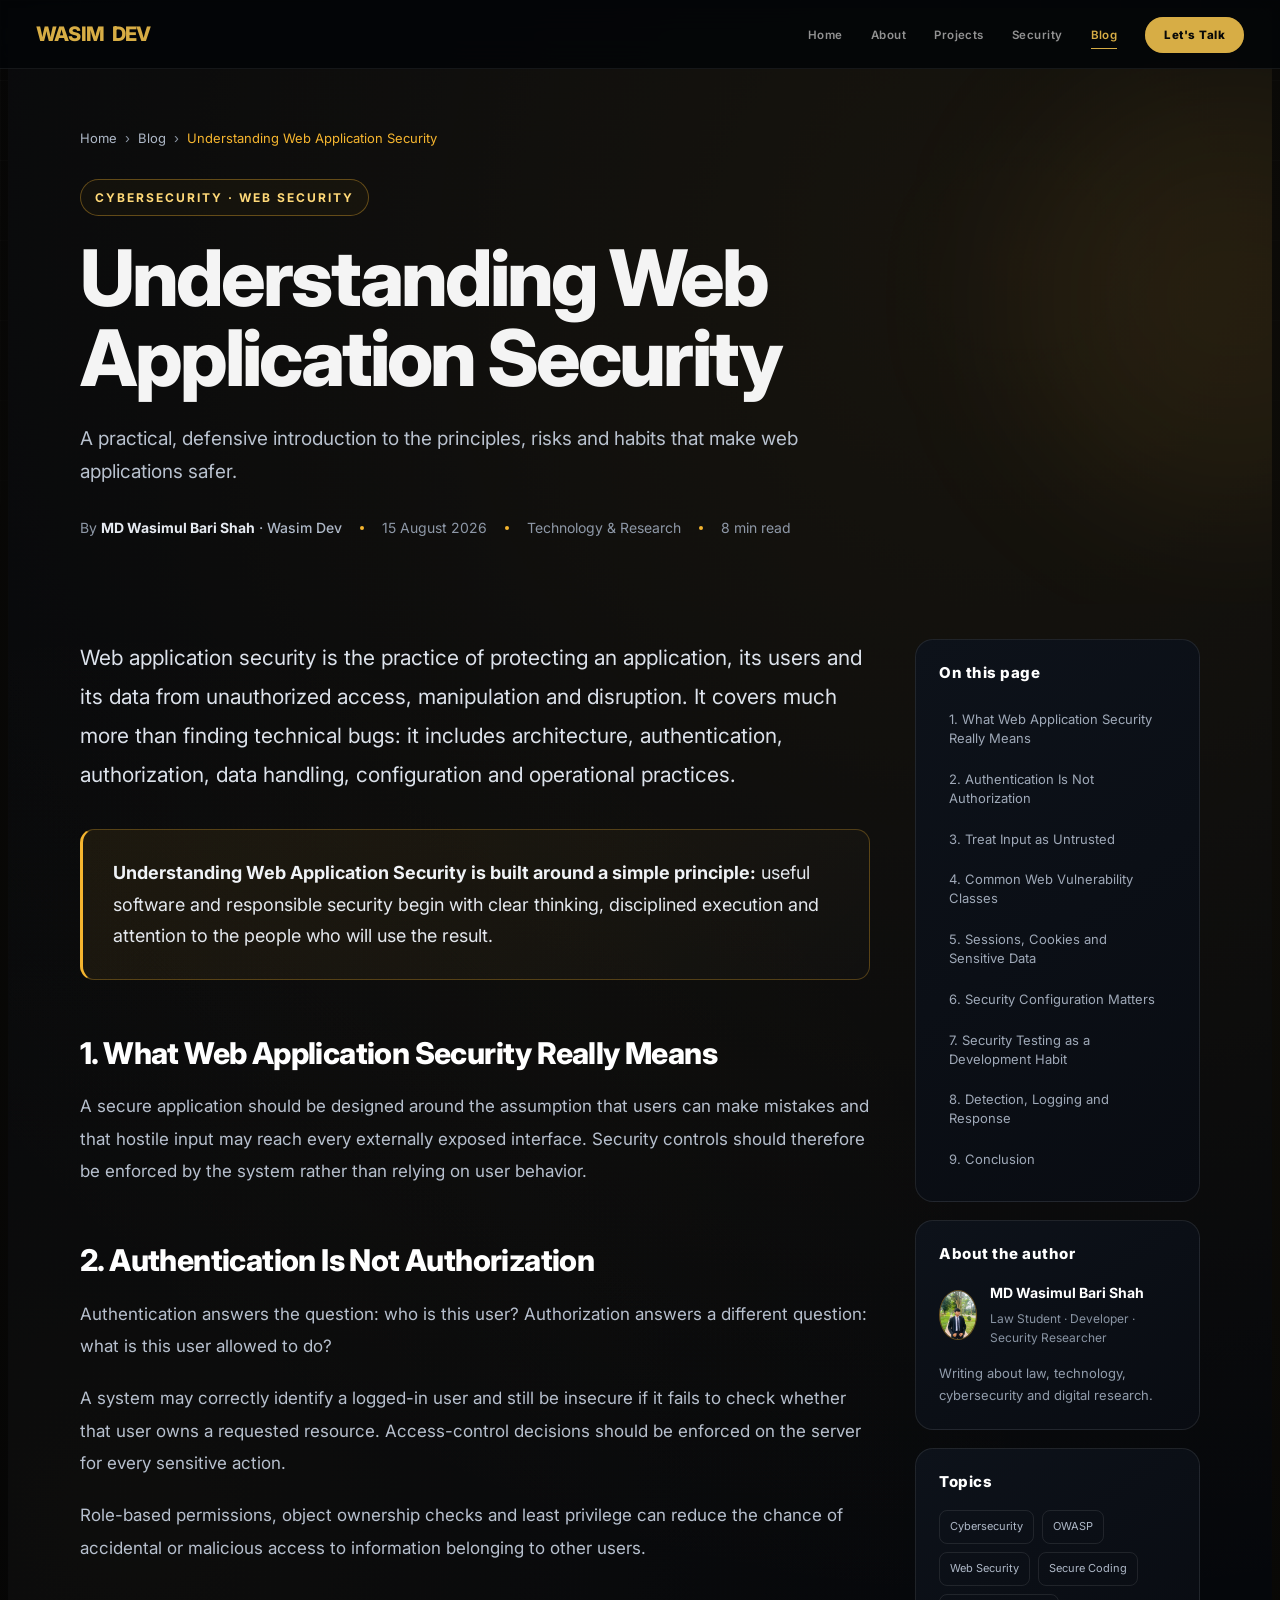
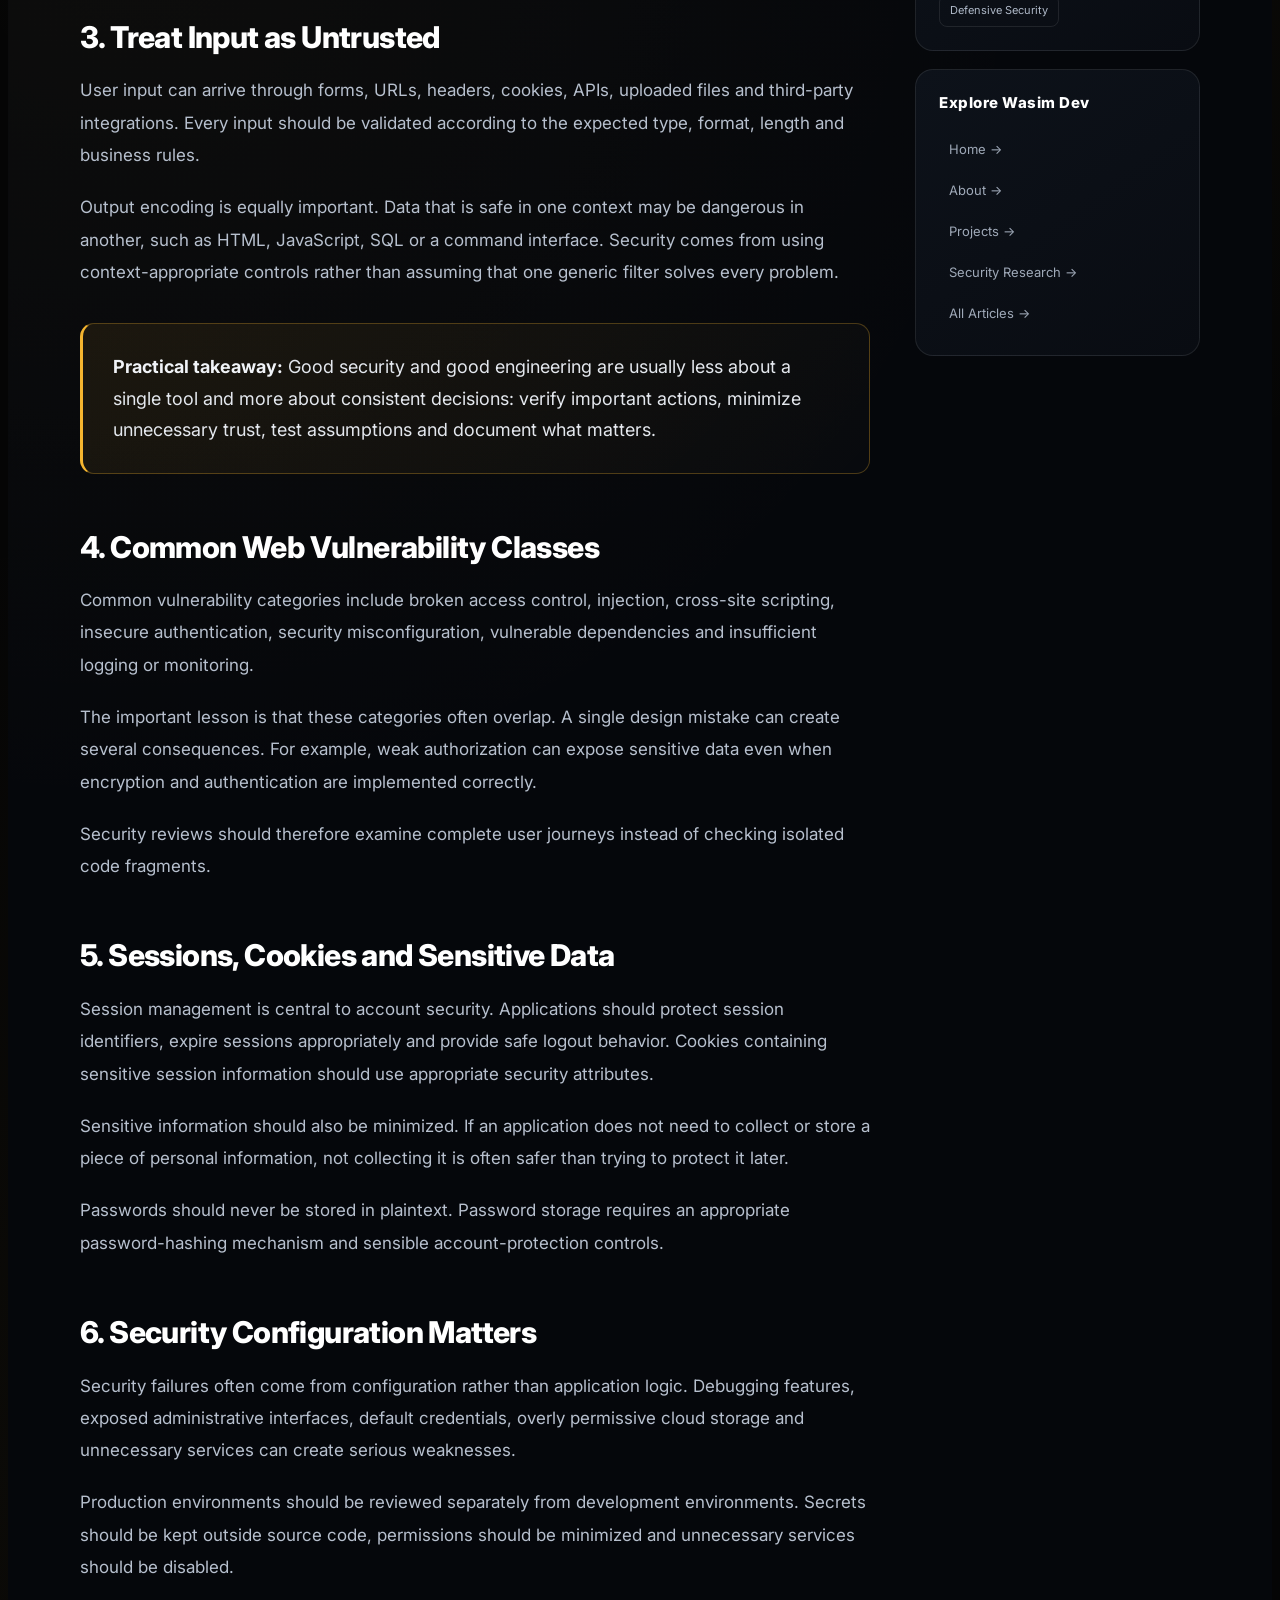
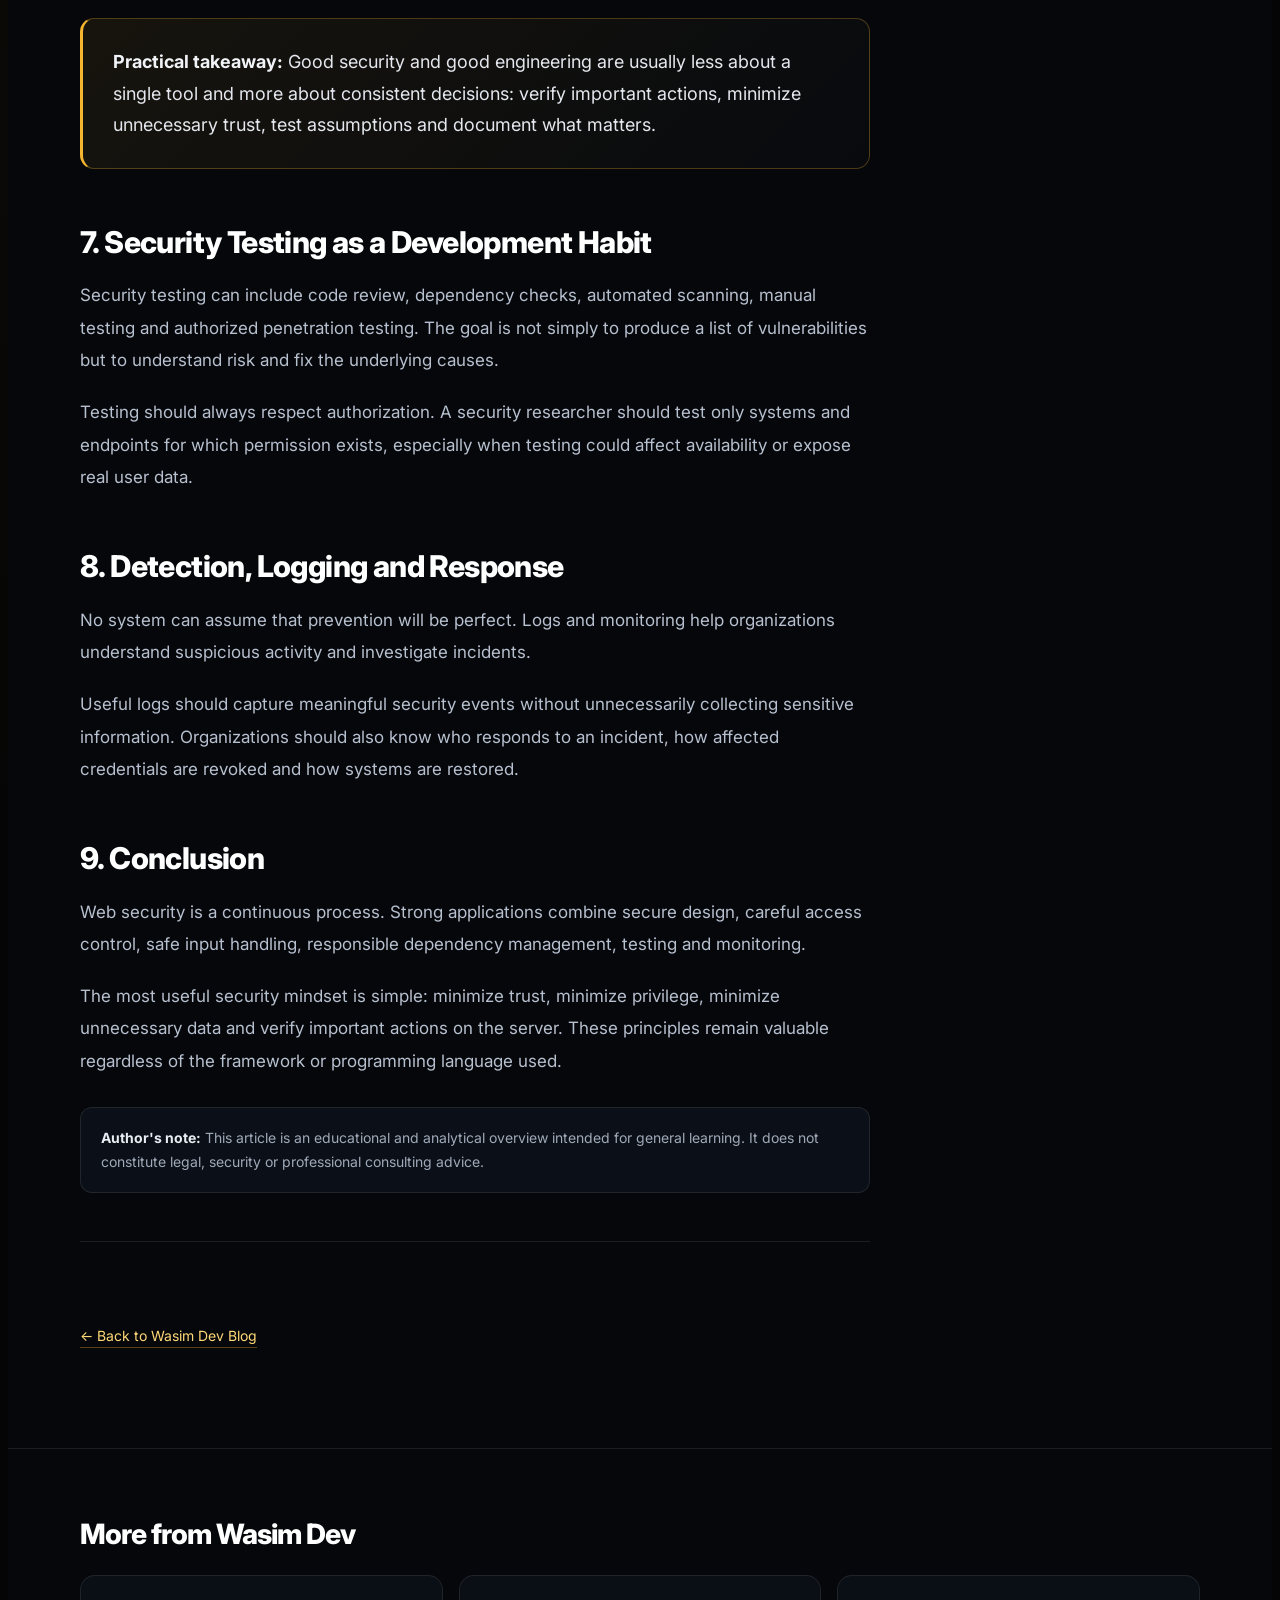
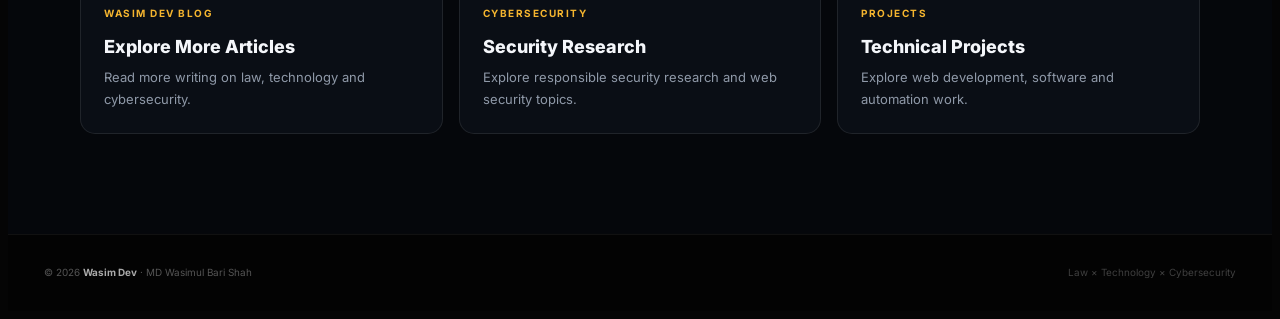
<file: blog/web-application-security/index.html>
<!doctype html>
<html lang="en">
<head>
<meta charset="UTF-8">
<meta name="viewport" content="width=device-width, initial-scale=1">
<title>Understanding Web Application Security by Wasim Dev | MD Wasimul Bari Shah</title>
<meta name="description" content="An accessible introduction by Wasim Dev to web application security, including common vulnerability classes, secure development, access control, authentication, testing and responsible disclosure.">
<meta name="author" content="MD Wasimul Bari Shah">
<meta name="application-name" content="Wasim Dev">
<meta name="theme-color" content="#05070b">
<link rel="author" href="https://wasimdev.me/#person">
<meta name="robots" content="index, follow, max-image-preview:large, max-snippet:-1, max-video-preview:-1">
<link rel="canonical" href="https://wasimdev.me/blog/web-application-security/">
<meta property="og:type" content="article">
<meta property="og:title" content="Understanding Web Application Security | Wasim Dev">
<meta property="og:description" content="An accessible introduction by Wasim Dev to web application security, including common vulnerability classes, secure development, access control, authentication, testing and responsible disclosure.">
<meta property="og:url" content="https://wasimdev.me/blog/web-application-security/">
<meta property="og:site_name" content="Wasim Dev">
<meta property="og:locale" content="en_US">
<meta property="og:image" content="https://wasimdev.me/assets/wasim-profile.webp">
<meta property="og:image:alt" content="MD Wasimul Bari Shah — Wasim Dev">
<meta property="article:published_time" content="2026-08-15T00:00:00+06:00">
<meta property="article:modified_time" content="2026-08-15T00:00:00+06:00">
<meta property="article:author" content="MD Wasimul Bari Shah">
<meta property="article:section" content="Technology">
<meta property="article:tag" content="Cybersecurity">
<meta property="article:tag" content="OWASP">
<meta property="article:tag" content="Web Security">
<meta property="article:tag" content="Secure Coding">
<meta property="article:tag" content="Defensive Security">

<meta name="twitter:card" content="summary_large_image">
<meta name="twitter:title" content="Understanding Web Application Security | Wasim Dev">
<meta name="twitter:description" content="An accessible introduction by Wasim Dev to web application security, including common vulnerability classes, secure development, access control, authentication, testing and responsible disclosure.">
<meta name="twitter:image" content="https://wasimdev.me/assets/wasim-profile.webp">
<meta name="twitter:image:alt" content="MD Wasimul Bari Shah — Wasim Dev">
<link rel="preconnect" href="https://fonts.googleapis.com">
<link rel="preconnect" href="https://fonts.gstatic.com" crossorigin>
<link href="https://fonts.googleapis.com/css2?family=Inter:wght@400;500;600;700;800&display=swap" rel="stylesheet">
<link rel="stylesheet" href="/assets/style.css">
<style>
/* =========================================================
   ARTICLE PAGE — WASIM DEV
   ========================================================= */

:root{
  --article-bg:#05070b;
  --article-card:#0b0f16;
  --article-card-2:#0e131c;
  --article-line:rgba(255,255,255,.09);
  --article-text:#f4f6fa;
  --article-muted:#aeb8c7;
  --article-gold:#f5b52f;
  --article-gold-light:#ffd978;
  --article-max:1120px;
}

.article-page{
  background:
    radial-gradient(circle at 80% 5%,rgba(245,181,47,.08),transparent 28%),
    radial-gradient(circle at 10% 30%,rgba(245,181,47,.035),transparent 25%),
    var(--article-bg);
  color:var(--article-text);
  min-height:100vh;
}

.article-hero{
  padding:120px 20px 65px;
  position:relative;
  overflow:hidden;
}

.article-hero::before{
  content:"";
  position:absolute;
  width:420px;
  height:420px;
  right:-170px;
  top:80px;
  border-radius:50%;
  background:rgba(245,181,47,.07);
  filter:blur(80px);
  pointer-events:none;
}

.article-container{
  width:min(var(--article-max),100%);
  margin:auto;
  position:relative;
  z-index:1;
}

.breadcrumb{
  display:flex;
  flex-wrap:wrap;
  align-items:center;
  gap:8px;
  color:#8f99a8;
  font-size:13px;
  margin-bottom:30px;
}

.breadcrumb a{
  color:#aeb8c7;
  text-decoration:none;
  transition:.25s;
}

.breadcrumb a:hover{
  color:var(--article-gold);
}

.breadcrumb .current{
  color:var(--article-gold);
}

.article-category{
  display:inline-flex;
  align-items:center;
  gap:8px;
  padding:8px 14px;
  border:1px solid rgba(245,181,47,.35);
  border-radius:999px;
  color:var(--article-gold-light);
  font-size:12px;
  font-weight:700;
  letter-spacing:2px;
  text-transform:uppercase;
  margin-bottom:22px;
  background:rgba(245,181,47,.035);
}

.article-title{
  max-width:920px;
  margin:0;
  font-size:clamp(42px,7vw,78px);
  line-height:1.02;
  letter-spacing:-3px;
  font-weight:800;
}

.article-title span{
  color:var(--article-gold);
}

.article-subtitle{
  max-width:820px;
  margin:25px 0 28px;
  color:#b9c2cf;
  font-size:19px;
  line-height:1.75;
}

.article-meta{
  display:flex;
  flex-wrap:wrap;
  gap:18px;
  align-items:center;
  color:#8e98a7;
  font-size:14px;
}

.article-meta strong{
  color:#e7ebf2;
}

.author-alias{
  color:#aeb8c7;
  font-weight:500;
}

.article-meta-divider{
  width:4px;
  height:4px;
  background:var(--article-gold);
  border-radius:50%;
}

.article-layout{
  display:grid;
  grid-template-columns:minmax(0,1fr) 285px;
  gap:45px;
  align-items:start;
  padding:35px 20px 100px;
}

.article-content{
  min-width:0;
}

.article-content .lead-paragraph{
  font-size:21px;
  line-height:1.85;
  color:#dce2eb;
}

.article-content h2{
  margin:55px 0 18px;
  font-size:30px;
  line-height:1.25;
  color:#fff;
  letter-spacing:-.6px;
}

.article-content h3{
  margin:35px 0 14px;
  font-size:21px;
  color:#f6f7fa;
}

.article-content p{
  margin:0 0 20px;
  color:#b7c0ce;
  font-size:17px;
  line-height:1.9;
}

.article-content strong{
  color:#f0f3f7;
}

.article-content a{
  color:var(--article-gold-light);
  text-decoration:none;
  border-bottom:1px solid rgba(245,181,47,.35);
}

.article-content a:hover{
  color:#fff;
  border-color:var(--article-gold);
}

.article-content ul,
.article-content ol{
  margin:18px 0 25px;
  padding-left:25px;
  color:#b7c0ce;
}

.article-content li{
  margin:10px 0;
  line-height:1.75;
}

.article-highlight{
  margin:35px 0;
  padding:27px 30px;
  border:1px solid rgba(245,181,47,.28);
  border-left:3px solid var(--article-gold);
  border-radius:14px;
  background:
    linear-gradient(135deg,rgba(245,181,47,.08),rgba(255,255,255,.015));
}

.article-highlight p{
  margin:0;
  color:#e4e8ee;
  font-size:18px;
  line-height:1.75;
}

.article-divider{
  height:1px;
  background:var(--article-line);
  margin:48px 0;
}

.article-table-wrap{
  overflow-x:auto;
  margin:28px 0 35px;
  border:1px solid var(--article-line);
  border-radius:14px;
}

.article-table{
  width:100%;
  border-collapse:collapse;
  min-width:620px;
}

.article-table th,
.article-table td{
  padding:16px 18px;
  text-align:left;
  border-bottom:1px solid var(--article-line);
  color:#b9c2cf;
  line-height:1.6;
}

.article-table th{
  color:#fff;
  background:#0d121a;
  font-size:14px;
}

.article-table tr:last-child td{
  border-bottom:0;
}

.article-table td:first-child{
  color:var(--article-gold-light);
  font-weight:600;
}

.article-note{
  padding:18px 20px;
  margin:30px 0;
  border-radius:12px;
  background:#0b1018;
  border:1px solid var(--article-line);
  color:#9fa9b8;
  font-size:14px;
  line-height:1.7;
}

.article-note strong{
  color:#e8edf4;
}

.article-sidebar{
  position:sticky;
  top:95px;
}

.sidebar-card{
  background:linear-gradient(145deg,#0d121a,#090c12);
  border:1px solid var(--article-line);
  border-radius:18px;
  padding:23px;
  margin-bottom:18px;
}

.sidebar-card h3{
  margin:0 0 18px;
  color:#fff;
  font-size:15px;
  letter-spacing:.5px;
}

.toc{
  display:flex;
  flex-direction:column;
  gap:4px;
}

.toc a{
  color:#9fa9b8;
  text-decoration:none;
  font-size:13px;
  line-height:1.45;
  padding:9px 10px;
  border-radius:8px;
  transition:.25s;
}

.toc a:hover{
  color:var(--article-gold-light);
  background:rgba(245,181,47,.06);
  transform:translateX(3px);
}

.author-box{
  display:flex;
  gap:13px;
  align-items:center;
}

.author-avatar{
  width:48px;
  height:48px;
  border-radius:50%;
  object-fit:cover;
  border:1px solid rgba(245,181,47,.4);
}

.author-name{
  color:#fff;
  font-weight:700;
  font-size:14px;
}

.author-role{
  color:#8994a3;
  font-size:12px;
  margin-top:4px;
}

.article-tags{
  display:flex;
  flex-wrap:wrap;
  gap:8px;
}

.article-tag{
  padding:7px 10px;
  border:1px solid var(--article-line);
  border-radius:8px;
  color:#aeb8c7;
  font-size:11px;
}

.related-section{
  border-top:1px solid var(--article-line);
  padding:70px 20px 100px;
}

.related-title{
  margin:0 0 25px;
  font-size:28px;
  color:#fff;
}

.related-grid{
  display:grid;
  grid-template-columns:repeat(3,1fr);
  gap:16px;
}

.related-card{
  display:block;
  padding:23px;
  border:1px solid var(--article-line);
  border-radius:15px;
  background:#0a0e15;
  text-decoration:none;
  transition:.3s ease;
}

.related-card:hover{
  transform:translateY(-5px);
  border-color:rgba(245,181,47,.35);
  box-shadow:0 18px 45px rgba(0,0,0,.25);
}

.related-card small{
  color:var(--article-gold);
  text-transform:uppercase;
  letter-spacing:1.5px;
  font-size:10px;
  font-weight:700;
}

.related-card h3{
  margin:10px 0 8px;
  color:#f4f6fa;
  font-size:18px;
  line-height:1.4;
}

.related-card p{
  margin:0;
  color:#8f99a8;
  font-size:13px;
  line-height:1.65;
}

.back-blog{
  display:inline-flex;
  align-items:center;
  gap:8px;
  color:#b8c1ce;
  text-decoration:none;
  font-size:14px;
  margin-top:35px;
  transition:.25s;
}

.back-blog:hover{
  color:var(--article-gold);
  transform:translateX(-3px);
}

.reveal{
  opacity:0;
  transform:translateY(20px);
  animation:articleReveal .7s ease forwards;
}

.reveal-delay-1{
  animation-delay:.1s;
}

.reveal-delay-2{
  animation-delay:.2s;
}

.reveal-delay-3{
  animation-delay:.3s;
}

@keyframes articleReveal{
  to{
    opacity:1;
    transform:translateY(0);
  }
}

@media(max-width:900px){
  .article-layout{
    grid-template-columns:1fr;
    gap:20px;
  }

  .article-sidebar{
    position:static;
    order:-1;
  }

  .sidebar-card.toc-card{
    display:none;
  }

  .related-grid{
    grid-template-columns:1fr;
  }
}

@media(max-width:650px){
  .article-hero{
    padding:95px 18px 45px;
  }

  .article-layout{
    padding:20px 18px 70px;
  }

  .article-title{
    font-size:43px;
    letter-spacing:-1.8px;
  }

  .article-subtitle{
    font-size:16px;
    line-height:1.7;
  }

  .article-content .lead-paragraph{
    font-size:18px;
  }

  .article-content h2{
    font-size:25px;
    margin-top:42px;
  }

  .article-content p{
    font-size:16px;
    line-height:1.8;
  }

  .article-highlight{
    padding:22px;
  }

  .article-meta{
    gap:10px;
  }
}

@media(prefers-reduced-motion:reduce){
  .reveal{
    opacity:1;
    transform:none;
    animation:none;
  }

  *{
    scroll-behavior:auto!important;
  }
}

/* =========================================================
   FINAL ARTICLE LAYOUT SAFETY PATCH
   Prevents global style.css nav/toc/aside rules from leaking
   into the article sidebar and breadcrumb.
   ========================================================= */

.article-page nav{
  position:static !important;
  inset:auto !important;
  float:none !important;
  transform:none !important;
}

.article-page .breadcrumb{
  position:relative !important;
  display:flex !important;
  width:100% !important;
  height:auto !important;
  margin:0 0 30px !important;
  padding:0 !important;
  overflow:visible !important;
}

.article-page .article-sidebar{
  position:sticky !important;
  top:95px !important;
  width:100% !important;
  min-width:0 !important;
  max-width:285px !important;
  height:auto !important;
  margin:0 !important;
  padding:0 !important;
  float:none !important;
  display:block !important;
  align-self:start !important;
}

.article-page .sidebar-card{
  position:static !important;
  width:100% !important;
  height:auto !important;
  box-sizing:border-box !important;
  float:none !important;
  margin-left:0 !important;
  margin-right:0 !important;
}

.article-page .article-sidebar .toc{
  position:static !important;
  inset:auto !important;
  display:flex !important;
  flex-direction:column !important;
  align-items:stretch !important;
  justify-content:flex-start !important;
  gap:4px !important;
  width:100% !important;
  height:auto !important;
  max-height:none !important;
  overflow:visible !important;
  float:none !important;
  margin:0 !important;
  padding:0 !important;
}

.article-page .article-sidebar .toc a{
  position:static !important;
  inset:auto !important;
  display:block !important;
  width:100% !important;
  box-sizing:border-box !important;
  float:none !important;
  margin:0 !important;
  padding:9px 10px !important;
  transform:none !important;
  white-space:normal !important;
}

@media(max-width:900px){
  .article-page .article-sidebar{
    position:static !important;
    max-width:none !important;
  }

  .article-page .sidebar-card.toc-card{
    display:none !important;
  }
}

@media(max-width:650px){
  .article-page .breadcrumb{
    margin-bottom:22px !important;
  }
}

</style>
<script type="application/ld+json">{"@context": "https://schema.org", "@type": "BlogPosting", "@id": "https://wasimdev.me/blog/web-application-security/#article", "mainEntityOfPage": {"@type": "WebPage", "@id": "https://wasimdev.me/blog/web-application-security/"}, "headline": "Understanding Web Application Security", "description": "An accessible introduction by Wasim Dev to web application security, including common vulnerability classes, secure development, access control, authentication, testing and responsible disclosure.", "url": "https://wasimdev.me/blog/web-application-security/", "datePublished": "2026-08-15", "dateModified": "2026-08-15", "author": {"@type": "Person", "@id": "https://wasimdev.me/#person", "name": "MD Wasimul Bari Shah", "url": "https://wasimdev.me/"}, "publisher": {"@type": "Person", "name": "MD Wasimul Bari Shah", "url": "https://wasimdev.me/"}, "image": "https://wasimdev.me/assets/wasim-profile.webp", "articleSection": "Technology", "keywords": ["Cybersecurity", "OWASP", "Web Security", "Secure Coding", "Defensive Security"], "inLanguage": "en"}</script>
<script type="application/ld+json">{"@context":"https://schema.org","@type":"BreadcrumbList","itemListElement":[{"@type":"ListItem","position":1,"name":"Home","item":"https://wasimdev.me/"},{"@type":"ListItem","position":2,"name":"Blog","item":"https://wasimdev.me/blog/"},{"@type":"ListItem","position":3,"name":'Understanding Web Application Security',"item":"https://wasimdev.me/blog/web-application-security/"}]}</script>
</head>
<body>
<nav><div class="container nav-inner">
<a class="logo" href="/"><span>WASIM</span><span>DEV</span></a>
<ul class="nav-links"><li><a href="/">Home</a></li><li><a href="/about/">About</a></li><li><a href="/projects/">Projects</a></li><li><a href="/security/">Security</a></li><li><a class="active" href="/blog/">Blog</a></li><li><a class="nav-cta" href="/#contact">Let's Talk</a></li></ul>
<button class="menu" type="button" aria-label="Open navigation" aria-expanded="false">☰</button></div></nav>
<main class="article-page">
<header class="article-hero"><div class="article-container">
<nav class="breadcrumb" aria-label="Breadcrumb"><a href="/">Home</a><span>›</span><a href="/blog/">Blog</a><span>›</span><span class="current">Understanding Web Application Security</span></nav>
<div class="article-category reveal">Cybersecurity · Web Security</div>
<h1 class="article-title reveal reveal-delay-1">Understanding Web Application Security</h1>
<p class="article-subtitle reveal reveal-delay-2">A practical, defensive introduction to the principles, risks and habits that make web applications safer.</p>
<div class="article-meta reveal reveal-delay-3"><span>By <strong>MD Wasimul Bari Shah</strong> <span class="author-alias">· Wasim Dev</span></span><span class="article-meta-divider"></span><span>15 August 2026</span><span class="article-meta-divider"></span><span>Technology &amp; Research</span><span class="article-meta-divider"></span><span>8 min read</span></div>
</div></header>
<div class="article-container article-layout">
<article class="article-content" aria-label="Understanding Web Application Security by Wasim Dev">
<p class="lead-paragraph">Web application security is the practice of protecting an application, its users and its data from unauthorized access, manipulation and disruption. It covers much more than finding technical bugs: it includes architecture, authentication, authorization, data handling, configuration and operational practices.</p>
<div class="article-highlight"><p><strong>Understanding Web Application Security is built around a simple principle:</strong> useful software and responsible security begin with clear thinking, disciplined execution and attention to the people who will use the result.</p></div><h2 id="foundation">1. What Web Application Security Really Means</h2><p>A secure application should be designed around the assumption that users can make mistakes and that hostile input may reach every externally exposed interface. Security controls should therefore be enforced by the system rather than relying on user behavior.</p><h2 id="access">2. Authentication Is Not Authorization</h2><p>Authentication answers the question: who is this user? Authorization answers a different question: what is this user allowed to do?</p><p>A system may correctly identify a logged-in user and still be insecure if it fails to check whether that user owns a requested resource. Access-control decisions should be enforced on the server for every sensitive action.</p><p>Role-based permissions, object ownership checks and least privilege can reduce the chance of accidental or malicious access to information belonging to other users.</p><h2 id="input">3. Treat Input as Untrusted</h2><p>User input can arrive through forms, URLs, headers, cookies, APIs, uploaded files and third-party integrations. Every input should be validated according to the expected type, format, length and business rules.</p><p>Output encoding is equally important. Data that is safe in one context may be dangerous in another, such as HTML, JavaScript, SQL or a command interface. Security comes from using context-appropriate controls rather than assuming that one generic filter solves every problem.</p><div class="article-highlight"><p><strong>Practical takeaway:</strong> Good security and good engineering are usually less about a single tool and more about consistent decisions: verify important actions, minimize unnecessary trust, test assumptions and document what matters.</p></div><h2 id="common">4. Common Web Vulnerability Classes</h2><p>Common vulnerability categories include broken access control, injection, cross-site scripting, insecure authentication, security misconfiguration, vulnerable dependencies and insufficient logging or monitoring.</p><p>The important lesson is that these categories often overlap. A single design mistake can create several consequences. For example, weak authorization can expose sensitive data even when encryption and authentication are implemented correctly.</p><p>Security reviews should therefore examine complete user journeys instead of checking isolated code fragments.</p><h2 id="sessions">5. Sessions, Cookies and Sensitive Data</h2><p>Session management is central to account security. Applications should protect session identifiers, expire sessions appropriately and provide safe logout behavior. Cookies containing sensitive session information should use appropriate security attributes.</p><p>Sensitive information should also be minimized. If an application does not need to collect or store a piece of personal information, not collecting it is often safer than trying to protect it later.</p><p>Passwords should never be stored in plaintext. Password storage requires an appropriate password-hashing mechanism and sensible account-protection controls.</p><h2 id="config">6. Security Configuration Matters</h2><p>Security failures often come from configuration rather than application logic. Debugging features, exposed administrative interfaces, default credentials, overly permissive cloud storage and unnecessary services can create serious weaknesses.</p><p>Production environments should be reviewed separately from development environments. Secrets should be kept outside source code, permissions should be minimized and unnecessary services should be disabled.</p><div class="article-highlight"><p><strong>Practical takeaway:</strong> Good security and good engineering are usually less about a single tool and more about consistent decisions: verify important actions, minimize unnecessary trust, test assumptions and document what matters.</p></div><h2 id="testing">7. Security Testing as a Development Habit</h2><p>Security testing can include code review, dependency checks, automated scanning, manual testing and authorized penetration testing. The goal is not simply to produce a list of vulnerabilities but to understand risk and fix the underlying causes.</p><p>Testing should always respect authorization. A security researcher should test only systems and endpoints for which permission exists, especially when testing could affect availability or expose real user data.</p><h2 id="response">8. Detection, Logging and Response</h2><p>No system can assume that prevention will be perfect. Logs and monitoring help organizations understand suspicious activity and investigate incidents.</p><p>Useful logs should capture meaningful security events without unnecessarily collecting sensitive information. Organizations should also know who responds to an incident, how affected credentials are revoked and how systems are restored.</p><h2 id="conclusion">9. Conclusion</h2><p>Web security is a continuous process. Strong applications combine secure design, careful access control, safe input handling, responsible dependency management, testing and monitoring.</p><p>The most useful security mindset is simple: minimize trust, minimize privilege, minimize unnecessary data and verify important actions on the server. These principles remain valuable regardless of the framework or programming language used.</p><div class="article-note"><strong>Author's note:</strong> This article is an educational and analytical overview intended for general learning. It does not constitute legal, security or professional consulting advice.</div>
<div class="article-divider"></div>
<a class="back-blog" href="/blog/">← Back to Wasim Dev Blog</a>
</article>
<aside class="article-sidebar">
<div class="sidebar-card toc-card"><h3>On this page</h3><nav class="toc"><a href="#foundation">1. What Web Application Security Really Means</a>
<a href="#access">2. Authentication Is Not Authorization</a>
<a href="#input">3. Treat Input as Untrusted</a>
<a href="#common">4. Common Web Vulnerability Classes</a>
<a href="#sessions">5. Sessions, Cookies and Sensitive Data</a>
<a href="#config">6. Security Configuration Matters</a>
<a href="#testing">7. Security Testing as a Development Habit</a>
<a href="#response">8. Detection, Logging and Response</a>
<a href="#conclusion">9. Conclusion</a>
</nav></div>
<div class="sidebar-card"><h3>About the author</h3><div class="author-box"><img class="author-avatar" src="/assets/wasim-profile.webp" alt="MD Wasimul Bari Shah — Wasim Dev" width="48" height="48" loading="lazy" decoding="async"><div><div class="author-name">MD Wasimul Bari Shah</div><div class="author-role">Law Student · Developer · Security Researcher</div></div></div><p style="margin:15px 0 0;color:#919cab;font-size:13px;line-height:1.7;">Writing about law, technology, cybersecurity and digital research.</p></div>
<div class="sidebar-card"><h3>Topics</h3><div class="article-tags"><span class="article-tag">Cybersecurity</span><span class="article-tag">OWASP</span><span class="article-tag">Web Security</span><span class="article-tag">Secure Coding</span><span class="article-tag">Defensive Security</span></div></div>
<div class="sidebar-card"><h3>Explore Wasim Dev</h3><nav class="toc"><a href="/">Home →</a><a href="/about/">About →</a><a href="/projects/">Projects →</a><a href="/security/">Security Research →</a><a href="/blog/">All Articles →</a></nav></div>
</aside></div>
<section class="related-section"><div class="article-container"><h2 class="related-title">More from Wasim Dev</h2><div class="related-grid"><a class="related-card" href="/blog/"><small>Wasim Dev Blog</small><h3>Explore More Articles</h3><p>Read more writing on law, technology and cybersecurity.</p></a>
<a class="related-card" href="/security/"><small>Cybersecurity</small><h3>Security Research</h3><p>Explore responsible security research and web security topics.</p></a>
<a class="related-card" href="/projects/"><small>Projects</small><h3>Technical Projects</h3><p>Explore web development, software and automation work.</p></a></div></div></section>
</main>
<footer><div class="container footer-inner"><div>© <span id="year"></span> <strong>Wasim Dev</strong> · MD Wasimul Bari Shah</div><div>Law × Technology × Cybersecurity</div></div></footer>
<script src="/assets/script.js" defer></script>
<script>
document.addEventListener("DOMContentLoaded", () => {
  const articleLinks = document.querySelectorAll('.toc a[href^="#"]');
  articleLinks.forEach(link => {
    link.addEventListener("click", event => {
      const target = document.querySelector(link.getAttribute("href"));
      if (!target) return;
      event.preventDefault();
      target.scrollIntoView({behavior:"smooth", block:"start"});
    });
  });
});
</script>
</body></html>
</file>
<file: assets/style.css>
```
/* =========================================================
   WASIM DEV — CLEAN PREMIUM PORTFOLIO
   Black / Gold / Cyber-Law
   Clean responsive stylesheet — no duplicate breakpoint overrides
========================================================= */

/* =========================
   RESET + VARIABLES
========================= */

*,
*::before,
*::after {
    margin: 0;
    padding: 0;
    box-sizing: border-box;
}

:root {
    --bg: #050505;
    --bg-soft: #0a0a0a;
    --bg-card: #0d0d0d;
    --bg-card-2: #111111;

    --gold: #d7ad45;
    --gold-light: #f0d27a;
    --gold-dark: #9b7524;

    --white: #f4f4f4;
    --text: #d5d5d5;
    --muted: #858585;
    --dim: #555;

    --border: rgba(215, 173, 69, .18);
    --border-soft: rgba(255, 255, 255, .07);

    --radius: 18px;
    --container: 1240px;
    --header-height: 78px;

    --transition: .35s cubic-bezier(.22, .61, .36, 1);
}

html {
    scroll-behavior: smooth;
}

body {
    min-height: 100vh;
    overflow-x: hidden;

    font-family: "Inter", Arial, sans-serif;
    background:
        radial-gradient(
            circle at 75% 15%,
            rgba(215, 173, 69, .055),
            transparent 30%
        ),
        radial-gradient(
            circle at 10% 60%,
            rgba(215, 173, 69, .03),
            transparent 30%
        ),
        var(--bg);

    color: var(--white);
    line-height: 1.6;
    -webkit-font-smoothing: antialiased;
    text-rendering: optimizeLegibility;
}

body::before {
    content: "";
    position: fixed;
    inset: 0;
    z-index: -1;
    pointer-events: none;

    background-image:
        linear-gradient(
            rgba(255, 255, 255, .018) 1px,
            transparent 1px
        ),
        linear-gradient(
            90deg,
            rgba(255, 255, 255, .018) 1px,
            transparent 1px
        );

    background-size: 80px 80px;

    mask-image: linear-gradient(
        to bottom,
        black,
        transparent 80%
    );
}

a {
    color: inherit;
    text-decoration: none;
}

button,
input,
textarea {
    font: inherit;
}

button {
    cursor: pointer;
}

img {
    display: block;
    max-width: 100%;
}

ul,
ol {
    margin: 0;
}

::selection {
    color: #080808;
    background: var(--gold);
}

/* =========================
   ACCESSIBILITY
========================= */

:focus-visible {
    outline: 2px solid var(--gold);
    outline-offset: 4px;
}

/* =========================
   SCROLLBAR
========================= */

::-webkit-scrollbar {
    width: 8px;
}

::-webkit-scrollbar-track {
    background: #050505;
}

::-webkit-scrollbar-thumb {
    background: var(--gold-dark);
    border-radius: 20px;
}

::-webkit-scrollbar-thumb:hover {
    background: var(--gold);
}

/* =========================
   GLOBAL CONTAINER
========================= */

.container {
    width: min(calc(100% - 72px), var(--container));
    margin-inline: auto;
}

/* =========================
   HEADER
========================= */

.site-header,
body > nav {
    position: fixed;
    top: 0;
    left: 0;
    width: 100%;
    z-index: 1000;

    padding: 18px 0;

    background: rgba(3, 5, 7, .88);
    border-bottom: 1px solid rgba(255, 255, 255, .07);

    backdrop-filter: blur(18px);
    -webkit-backdrop-filter: blur(18px);

    transition:
        padding var(--transition),
        background var(--transition),
        border-color var(--transition);
}

.site-header.scrolled {
    padding: 13px 0;
    background: rgba(3, 5, 7, .96);
    border-bottom-color: rgba(215, 173, 69, .15);
}

.nav-inner {
    display: flex;
    align-items: center;
    justify-content: space-between;
    gap: 30px;
}

.logo {
    display: inline-flex;
    align-items: center;
    gap: 8px;

    color: var(--white);
    font-size: 1.25rem;
    font-weight: 800;
    letter-spacing: -.04em;
}

.logo-mark {
    display: inline-grid;
    place-items: center;

    width: 32px;
    height: 32px;

    border: 1px solid rgba(215, 173, 69, .3);
    border-radius: 9px;

    color: var(--gold);
    background: rgba(215, 173, 69, .06);

    font-size: .72rem;
}

.logo span,
.gold {
    color: var(--gold);
}

.nav-links {
    display: flex;
    align-items: center;
    gap: 28px;
    list-style: none;
}

.nav-links a {
    position: relative;

    color: #929292;
    font-size: .72rem;
    font-weight: 600;
    letter-spacing: .04em;

    transition:
        color var(--transition),
        transform var(--transition);
}

.nav-links a::after {
    content: "";
    position: absolute;
    left: 0;
    bottom: -7px;

    width: 0;
    height: 1px;

    background: var(--gold);
    transition: width var(--transition);
}

.nav-links a:hover,
.nav-links a.active {
    color: var(--gold);
}

.nav-links a:hover::after,
.nav-links a.active::after {
    width: 100%;
}

.nav-links .nav-cta {
    padding: 10px 18px;
    border: 1px solid rgba(215, 173, 69, .35);
    border-radius: 999px;

    color: #080808 !important;
    background: var(--gold);

    font-weight: 800;
}

.nav-links .nav-cta::after {
    display: none;
}

.nav-links .nav-cta:hover {
    transform: translateY(-2px);
    background: var(--gold-light);
}

.menu {
    display: none;

    width: 42px;
    height: 42px;

    border: 1px solid rgba(255, 255, 255, .08);
    border-radius: 10px;

    color: var(--white);
    background: rgba(255, 255, 255, .025);

    font-size: 1.25rem;
}

/* =========================
   TYPOGRAPHY
========================= */

h1,
h2,
h3,
p {
    overflow-wrap: break-word;
}

h1,
h2,
h3 {
    color: var(--white);
    font-weight: 800;
}

h1 {
    font-size: clamp(3.6rem, 6vw, 6.2rem);
    line-height: .98;
    letter-spacing: -.055em;
}

h2 {
    font-size: clamp(2rem, 3.5vw, 3.4rem);
    line-height: 1.08;
    letter-spacing: -.035em;
}

h3 {
    font-size: 1.1rem;
    line-height: 1.35;
}

p {
    color: var(--muted);
}

/* =========================
   COMMON UI
========================= */

.tag,
.section-label {
    display: inline-flex;
    align-items: center;

    width: fit-content;

    color: var(--gold);
    background: rgba(215, 173, 69, .055);
    border: 1px solid rgba(215, 173, 69, .15);
    border-radius: 999px;

    padding: 7px 14px;

    font-size: .61rem;
    font-weight: 800;
    letter-spacing: 1.7px;
    text-transform: uppercase;
}

.section-label {
    margin-bottom: 14px;
    border: 0;
    padding: 0;

    background: transparent;
}

.gold-line {
    width: 42px;
    height: 1px;
    margin-top: 14px;

    background: linear-gradient(
        90deg,
        var(--gold),
        transparent
    );
}

.btn {
    display: inline-flex;
    align-items: center;
    justify-content: center;
    gap: 9px;

    min-height: 44px;
    padding: 12px 22px;

    border-radius: 999px;

    font-size: .72rem;
    font-weight: 800;

    transition:
        transform var(--transition),
        background var(--transition),
        border-color var(--transition),
        box-shadow var(--transition);
}

.btn-primary {
    color: #090909;
    background: var(--gold);

    box-shadow:
        0 10px 30px rgba(215, 173, 69, .12);
}

.btn-primary:hover {
    transform: translateY(-3px);
    background: var(--gold-light);
    box-shadow:
        0 15px 40px rgba(215, 173, 69, .18);
}

.btn-secondary {
    color: var(--text);
    border: 1px solid rgba(255, 255, 255, .09);
    background: rgba(255, 255, 255, .025);
}

.btn-secondary:hover {
    transform: translateY(-3px);
    color: var(--gold);
    border-color: rgba(215, 173, 69, .28);
    background: rgba(215, 173, 69, .055);
}

.chips {
    display: flex;
    flex-wrap: wrap;
    gap: 8px;
    margin-top: 18px;
}

.chip {
    display: inline-flex;
    align-items: center;

    padding: 6px 10px;

    border: 1px solid rgba(215, 173, 69, .13);
    border-radius: 999px;

    color: #999;
    background: rgba(215, 173, 69, .035);

    font-size: .59rem;
    line-height: 1.2;
}

/* =========================
   HOME — HERO
========================= */

.hero {
    position: relative;

    min-height: 760px;
    padding: 125px 0 35px;

    display: flex;
    align-items: center;

    overflow: hidden;
}

.hero::before {
    content: "";
    position: absolute;

    width: 650px;
    height: 650px;

    top: 5%;
    right: 16%;

    border-radius: 50%;

    background:
        radial-gradient(
            circle,
            rgba(215, 173, 69, .09),
            transparent 68%
        );

    pointer-events: none;
}

.hero::after {
    content: "";
    position: absolute;

    left: 0;
    right: 0;
    bottom: 0;

    height: 1px;

    background:
        linear-gradient(
            90deg,
            transparent,
            rgba(215, 173, 69, .18),
            transparent
        );

    pointer-events: none;
}

.hero-grid {
    position: relative;
    z-index: 2;

    width: 100%;

    display: grid;
    grid-template-columns:
        minmax(0, 1.15fr)
        minmax(430px, .9fr)
        minmax(185px, .38fr);

    gap: 28px;
    align-items: center;
}

.hero-content {
    position: relative;
    z-index: 5;
    max-width: 650px;
}

.hero-content h1 {
    margin-top: 18px;
}

.hero-content h2 {
    margin-top: 15px;

    color: #eeeeee;
    font-size: clamp(1.15rem, 1.7vw, 1.45rem);
    font-weight: 700;
}

.hero-description {
    max-width: 590px;
    margin-top: 15px;

    color: #a4a4a4;
    font-size: .92rem;
    line-height: 1.75;
}

.hero-actions {
    display: flex;
    flex-wrap: wrap;
    gap: 12px;
    margin-top: 24px;
}

.social-row {
    display: flex;
    align-items: center;
    flex-wrap: wrap;
    gap: 10px;

    margin-top: 22px;

    color: #666;
    font-size: .63rem;
}

.social-row a {
    display: grid;
    place-items: center;

    width: 33px;
    height: 33px;

    border: 1px solid rgba(255, 255, 255, .08);
    border-radius: 50%;

    color: #999;

    font-size: .67rem;
    font-weight: 700;

    transition:
        color var(--transition),
        border-color var(--transition),
        transform var(--transition),
        background var(--transition);
}

.social-row a:hover {
    color: #0a0a0a;
    background: var(--gold);
    border-color: var(--gold);
    transform: translateY(-3px);
}

/* =========================
   HOME — HERO VISUAL
========================= */

.hero-visual {
    position: relative;

    min-height: 600px;

    display: flex;
    align-items: center;
    justify-content: center;
}

.hero-photo {
    position: relative;

    width: 100%;
    height: 100%;
    min-height: 600px;

    display: grid;
    place-items: center;
}

.hero-glow {
    position: absolute;

    width: 500px;
    height: 500px;

    border-radius: 50%;

    background:
        radial-gradient(
            circle,
            rgba(215, 173, 69, .25),
            rgba(215, 173, 69, .08) 38%,
            transparent 72%
        );

    filter: blur(2px);
}

.hero-ring {
    position: absolute;

    border: 1px solid rgba(215, 173, 69, .16);
    border-radius: 50%;

    pointer-events: none;
}

.hero-ring-one {
    width: 570px;
    height: 570px;
}

.hero-ring-two {
    width: 460px;
    height: 460px;

    border-color: rgba(215, 173, 69, .09);
}

.portrait-frame {
    position: relative;
    z-index: 3;

    width: 365px;
    height: 520px;

    overflow: hidden;
    flex-shrink: 0;

    border-radius:
        185px
        185px
        42px
        42px;

    border: 1px solid rgba(215, 173, 69, .2);

    background: #111;

    box-shadow:
        0 0 0 14px rgba(215, 173, 69, .025),
        0 0 100px rgba(215, 173, 69, .16),
        0 35px 100px rgba(0, 0, 0, .72);
}

.portrait-frame img {
    width: 100%;
    height: 100%;

    object-fit: cover;
    object-position: center top;

    filter:
        grayscale(.06)
        contrast(1.04)
        saturate(.92);

    transition:
        transform .7s ease,
        filter .7s ease;
}

.portrait-frame:hover img {
    transform: scale(1.035);
    filter:
        grayscale(0)
        contrast(1.07)
        saturate(1);
}

.law-symbol {
    position: absolute;
    z-index: 4;

    top: 8%;
    right: 2%;

    width: 48px;
    height: 48px;

    display: grid;
    place-items: center;

    border: 1px solid rgba(215, 173, 69, .3);
    border-radius: 50%;

    color: var(--gold);
    background: rgba(8, 8, 8, .8);

    backdrop-filter: blur(8px);

    box-shadow:
        0 10px 35px rgba(0, 0, 0, .4);

    animation: floatSymbol 5s ease-in-out infinite;
}

@keyframes floatSymbol {
    0%, 100% {
        transform: translateY(0);
    }

    50% {
        transform: translateY(-10px);
    }
}

.network-line {
    position: absolute;
    z-index: 1;

    width: 90px;
    height: 1px;

    background:
        linear-gradient(
            90deg,
            transparent,
            rgba(215, 173, 69, .35),
            transparent
        );

    transform-origin: left center;
    opacity: .6;
}

.network-one {
    top: 25%;
    left: 0;
    transform: rotate(25deg);
}

.network-two {
    bottom: 20%;
    right: -2%;
    transform: rotate(-35deg);
}

.network-three {
    top: 12%;
    left: 10%;
    transform: rotate(-20deg);
}

/* =========================
   HOME — QUOTE
========================= */

.hero-quote {
    align-self: end;

    padding: 0 0 45px 20px;

    border-left: 1px solid rgba(215, 173, 69, .22);
}

.quote-mark {
    color: var(--gold);

    font-family: Georgia, serif;
    font-size: 3rem;
    line-height: .5;

    opacity: .7;
}

.hero-quote p {
    margin-top: 18px;

    color: #d0d0d0;

    font-size: 1.15rem;
    line-height: 1.45;
    font-weight: 500;
}

.quote-line {
    width: 35px;
    height: 2px;
    margin-top: 20px;

    background: var(--gold);
}

.hero-quote span {
    display: block;
    margin-top: 10px;

    color: #5e5e5e;

    font-size: .58rem;
    letter-spacing: 1.8px;
}

/* =========================
   HOME — STATS
========================= */

.hero-stats {
    grid-column: 2 / 4;

    display: grid;
    grid-template-columns: repeat(4, 1fr);

    gap: 12px;
    margin-top: -10px;
}

.stat {
    display: flex;
    align-items: center;
    gap: 12px;

    min-height: 72px;
    padding: 13px 15px;

    border: 1px solid rgba(255, 255, 255, .065);
    border-radius: 14px;

    background:
        linear-gradient(
            145deg,
            rgba(255, 255, 255, .035),
            rgba(255, 255, 255, .01)
        );

    transition:
        transform var(--transition),
        border-color var(--transition),
        background var(--transition);
}

.stat:hover {
    transform: translateY(-4px);
    border-color: rgba(215, 173, 69, .2);
    background:
        linear-gradient(
            145deg,
            rgba(215, 173, 69, .06),
            rgba(255, 255, 255, .01)
        );
}

.stat-icon {
    display: grid;
    place-items: center;

    width: 34px;
    height: 34px;

    border: 1px solid rgba(215, 173, 69, .16);
    border-radius: 10px;

    color: var(--gold);
    background: rgba(215, 173, 69, .035);

    font-size: .7rem;
}

.stat strong {
    display: block;

    color: var(--white);
    font-size: 1.05rem;
    line-height: 1.1;
}

.stat span {
    display: block;
    margin-top: 4px;

    color: #666;
    font-size: .58rem;
}

/* =========================
   QUICK INFO
========================= */

.quick-info {
    padding: 24px 0;

    border-top: 1px solid rgba(255, 255, 255, .07);
    border-bottom: 1px solid rgba(255, 255, 255, .07);

    background: rgba(8, 10, 12, .72);
}

.quick-info-grid {
    display: grid;
    grid-template-columns: repeat(4, 1fr);
}

.quick-item {
    min-height: 76px;
    padding: 8px 28px;

    display: flex;
    align-items: center;
    gap: 14px;

    border-right: 1px solid rgba(255, 255, 255, .06);
}

.quick-item:last-child {
    border-right: 0;
}

.quick-item:first-child {
    padding-left: 8px;
}

.quick-icon {
    display: grid;
    place-items: center;

    width: 38px;
    height: 38px;

    flex-shrink: 0;

    border: 1px solid rgba(215, 173, 69, .14);
    border-radius: 11px;

    color: var(--gold);
    background: rgba(215, 173, 69, .035);

    font-size: .75rem;
}

.quick-item strong {
    display: block;

    color: #ddd;
    font-size: .7rem;
}

.quick-item span {
    display: block;
    margin-top: 3px;

    color: #656565;
    font-size: .58rem;
}

/* =========================
   HOME — ABOUT
========================= */

.about-section {
    padding: 70px 0 80px;
}

.about-grid {
    display: grid;
    grid-template-columns:
        minmax(0, 1fr)
        minmax(280px, .32fr);

    gap: 24px;
    align-items: start;
}

.about-card {
    position: relative;

    display: grid;
    grid-template-columns: 185px 1fr;

    gap: 28px;
    padding: 20px;
    min-height: 300px;

    overflow: hidden;

    border: 1px solid rgba(255, 255, 255, .07);
    border-radius: var(--radius);

    background:
        linear-gradient(
            145deg,
            rgba(255, 255, 255, .035),
            rgba(255, 255, 255, .012)
        );

    box-shadow: 0 20px 70px rgba(0, 0, 0, .18);
}

.about-card::before {
    content: "";

    position: absolute;
    top: 0;
    left: 0;

    width: 35%;
    height: 1px;

    background:
        linear-gradient(
            90deg,
            var(--gold),
            transparent
        );
}

.about-photo {
    position: relative;

    min-height: 260px;
    height: 100%;

    overflow: hidden;

    border: 1px solid rgba(215, 173, 69, .18);
    border-radius: 14px;

    background: #111;
}

.about-photo img {
    width: 100%;
    height: 100%;

    object-fit: cover;
    object-position: center top;

    filter:
        grayscale(.08)
        contrast(1.03);

    transition: transform .7s ease;
}

.about-photo:hover img {
    transform: scale(1.04);
}

.photo-signature {
    position: absolute;
    left: 16px;
    bottom: 14px;

    color: rgba(255, 255, 255, .75);

    font-family: Georgia, serif;
    font-size: .9rem;
    font-style: italic;
}

.about-content h2 {
    max-width: 650px;
}

.about-content p {
    max-width: 600px;
    margin-top: 18px;

    color: #858585;
    font-size: .86rem;
    line-height: 1.9;
}

.about-content strong {
    color: #ddd;
}

/* =========================
   HOME — SKILLS
========================= */

.skills {
    margin-top: 20px;
    padding: 24px;

    border: 1px solid rgba(255, 255, 255, .07);
    border-radius: var(--radius);

    background:
        linear-gradient(
            145deg,
            rgba(255, 255, 255, .028),
            rgba(255, 255, 255, .008)
        );

    box-shadow: 0 20px 70px rgba(0, 0, 0, .18);
}

.skill-grid {
    display: grid;
    grid-template-columns: repeat(2, 1fr);
    gap: 12px;
}

.skill-card {
    padding: 15px;

    border: 1px solid rgba(255, 255, 255, .055);
    border-radius: 14px;

    background: rgba(255, 255, 255, .015);

    transition:
        transform var(--transition),
        border-color var(--transition),
        background var(--transition);
}

.skill-card:hover {
    transform: translateY(-4px);
    border-color: rgba(215, 173, 69, .18);
    background: rgba(215, 173, 69, .025);
}

.skill-top {
    display: flex;
    align-items: center;
    justify-content: space-between;
    gap: 10px;
}

.skill-icon {
    display: grid;
    place-items: center;

    width: 34px;
    height: 34px;

    border: 1px solid rgba(215, 173, 69, .13);
    border-radius: 10px;

    color: var(--gold);
    background: rgba(215, 173, 69, .035);
}

.skill-card strong {
    color: #ddd;
    font-size: .68rem;
}

.skill-progress {
    height: 3px;
    margin-top: 13px;

    overflow: hidden;

    border-radius: 999px;
    background: rgba(255, 255, 255, .06);
}

.skill-progress .progress {
    display: block;

    width: var(--progress, 70%);
    height: 100%;

    border-radius: inherit;

    background:
        linear-gradient(
            90deg,
            var(--gold-dark),
            var(--gold)
        );
}

/* =========================
   HOME — CONTACT
========================= */

.contact-card {
    padding: 28px 25px;

    border: 1px solid rgba(255, 255, 255, .07);
    border-radius: var(--radius);

    background:
        linear-gradient(
            145deg,
            rgba(255, 255, 255, .03),
            rgba(255, 255, 255, .008)
        );

    box-shadow: 0 20px 70px rgba(0, 0, 0, .18);
}

.contact-card h2 {
    font-size: 2rem;
}

.email-link {
    display: inline-flex;
    align-items: center;
    gap: 8px;

    margin-top: 18px;

    color: var(--gold);
    font-size: .78rem;
    font-weight: 700;
}

.email-link:hover {
    color: var(--gold-light);
}

/* =========================
   FINAL CTA
========================= */

.final-cta {
    padding: 25px 0 70px;
}

.final-cta-inner {
    position: relative;

    padding: 70px 30px;

    overflow: hidden;

    text-align: center;

    border: 1px solid rgba(215, 173, 69, .14);
    border-radius: 24px;

    background:
        radial-gradient(
            circle at center,
            rgba(215, 173, 69, .07),
            transparent 65%
        ),
        rgba(255, 255, 255, .012);
}

.final-cta-inner::before,
.final-cta-inner::after {
    content: "";

    position: absolute;

    width: 180px;
    height: 1px;

    background:
        linear-gradient(
            90deg,
            transparent,
            rgba(215, 173, 69, .35)
        );
}

.final-cta-inner::before {
    top: 0;
    left: 0;
}

.final-cta-inner::after {
    right: 0;
    bottom: 0;

    transform: rotate(180deg);
}

.final-cta-inner h2 {
    max-width: 850px;
    margin-inline: auto;

    font-size: clamp(2rem, 4vw, 3.5rem);
}

.final-cta-inner p {
    margin-top: 14px;

    color: #777;
    font-size: .84rem;
}

.final-cta-inner .hero-actions {
    justify-content: center;
}

/* =========================
   INNER PAGES — HERO
========================= */

.page-hero {
    position: relative;

    min-height: 430px;
    padding: 150px 0 90px;

    display: flex;
    align-items: center;

    overflow: hidden;

    background:
        radial-gradient(
            circle at 78% 25%,
            rgba(215, 173, 69, .08),
            transparent 35%
        ),
        radial-gradient(
            circle at 12% 85%,
            rgba(215, 173, 69, .035),
            transparent 35%
        );
}

.page-hero::after {
    content: "";

    position: absolute;
    left: 0;
    right: 0;
    bottom: 0;

    height: 1px;

    background:
        linear-gradient(
            90deg,
            transparent,
            rgba(215, 173, 69, .18),
            transparent
        );
}

.page-hero .container {
    position: relative;
    z-index: 2;
}

.page-hero h1 {
    max-width: 900px;
    margin-top: 14px;

    font-size: clamp(3rem, 6vw, 5.6rem);
}

.page-hero .lead {
    max-width: 720px;
    margin-top: 18px;

    color: #8f8f8f;
    font-size: .94rem;
    line-height: 1.8;
}

/* =========================
   INNER PAGES — SECTIONS
========================= */

section {
    position: relative;
    padding: 75px 0;
}

section + section {
    padding-top: 20px;
}

.grid {
    display: grid;
    grid-template-columns: repeat(3, 1fr);
    gap: 18px;
}

.grid-2 {
    display: grid;
    grid-template-columns: repeat(2, 1fr);
    gap: 24px;
}

.card {
    position: relative;

    padding: 28px;

    overflow: hidden;

    border: 1px solid rgba(255, 255, 255, .065);
    border-radius: var(--radius);

    background:
        linear-gradient(
            145deg,
            rgba(255, 255, 255, .032),
            rgba(255, 255, 255, .009)
        );

    box-shadow: 0 15px 55px rgba(0, 0, 0, .25);

    transition:
        transform var(--transition),
        border-color var(--transition),
        box-shadow var(--transition),
        background var(--transition);
}

.card::before {
    content: "";

    position: absolute;
    top: 0;
    left: 0;

    width: 38%;
    height: 1px;

    background:
        linear-gradient(
            90deg,
            var(--gold),
            transparent
        );

    opacity: .7;
}

.card:hover {
    transform: translateY(-6px);

    border-color: rgba(215, 173, 69, .22);

    box-shadow:
        0 22px 70px rgba(0, 0, 0, .34),
        0 0 30px rgba(215, 173, 69, .035);

    background:
        linear-gradient(
            145deg,
            rgba(215, 173, 69, .035),
            rgba(255, 255, 255, .009)
        );
}

.card .icon {
    width: 46px;
    height: 46px;

    display: grid;
    place-items: center;

    margin-bottom: 18px;

    border: 1px solid rgba(215, 173, 69, .16);
    border-radius: 13px;

    color: var(--gold);
    background: rgba(215, 173, 69, .035);

    font-size: 1.15rem;
}

.card h3 {
    color: #ededed;
}

.card p {
    margin-top: 10px;

    color: #858585;
    font-size: .82rem;
    line-height: 1.8;
}

/* =========================
   ABOUT PAGE
========================= */

.about-layout {
    display: grid;
    grid-template-columns: minmax(0, 1.1fr) minmax(280px, .9fr);
    gap: 55px;
    align-items: start;
}

.about-layout article h2 {
    margin-top: 0;
    font-size: clamp(2rem, 3.5vw, 3rem);
}

.about-layout article h2 + p {
    margin-top: 18px;
}

.about-layout article h2:not(:first-child) {
    margin-top: 50px;
}

.about-layout article p {
    max-width: 700px;

    color: #858585;
    font-size: .88rem;
    line-height: 1.95;
}

.about-layout article strong {
    color: #ddd;
}

.about-layout > .card {
    position: sticky;
    top: 110px;
}

.facts {
    display: grid;
    grid-template-columns: repeat(2, 1fr);
    gap: 10px;
    margin-top: 20px;
}

.fact {
    min-height: 86px;
    padding: 15px;

    border: 1px solid rgba(255, 255, 255, .055);
    border-radius: 12px;

    background: rgba(255, 255, 255, .018);
}

.fact strong {
    display: block;

    color: var(--gold);
    font-size: .57rem;
    letter-spacing: 1.4px;
    text-transform: uppercase;
}

.fact span {
    display: block;
    margin-top: 7px;

    color: #ddd;
    font-size: .7rem;
}

/* =========================
   BLOG LIST
========================= */

.post-list {
    display: grid;
    gap: 16px;
}

.post {
    display: block;
}

.post .tag {
    margin-bottom: 12px;
}

.post h2 {
    font-size: clamp(1.6rem, 3vw, 2.25rem);
}

.post p {
    max-width: 760px;
}

.post:hover {
    border-color: rgba(215, 173, 69, .25);
}

/* =========================
   FOOTER
========================= */

footer {
    padding: 30px 0;

    border-top: 1px solid rgba(255, 255, 255, .055);

    background: #030303;
}

.footer-inner {
    display: flex;
    align-items: center;
    justify-content: space-between;
    flex-wrap: wrap;
    gap: 20px;

    color: #555;
    font-size: .62rem;
}

.footer-inner strong {
    color: #aaa;
}

.footer-inner > div:last-child {
    color: #3f3f3f;
}

/* =========================
   REVEAL ANIMATION
========================= */

.reveal {
    opacity: 0;
    transform: translateY(25px);

    transition:
        opacity .75s ease,
        transform .75s cubic-bezier(.22, .61, .36, 1);
}

.reveal.visible {
    opacity: 1;
    transform: translateY(0);
}

.hero-content.reveal {
    transition-delay: .05s;
}

.hero-visual.reveal {
    transition-delay: .18s;
}

.hero-quote.reveal {
    transition-delay: .3s;
}

.hero-stats.reveal {
    transition-delay: .42s;
}

/* =========================
   PAGE READY FALLBACK
========================= */

body:not(.page-ready) .hero-content,
body:not(.page-ready) .hero-visual,
body:not(.page-ready) .hero-quote,
body:not(.page-ready) .hero-stats {
    opacity: 0;
}

/* =========================
   LARGE DESKTOP
========================= */

@media (min-width: 1500px) {
    .container {
        width: min(calc(100% - 100px), 1450px);
    }

    .hero {
        min-height: 790px;
    }

    .hero-grid {
        grid-template-columns:
            minmax(0, 1.12fr)
            minmax(470px, .9fr)
            200px;

        gap: 35px;
    }

    .portrait-frame {
        width: 390px;
        height: 555px;
    }

    .hero-visual,
    .hero-photo {
        min-height: 620px;
    }

    .hero-content h1 {
        font-size: 6rem;
    }
}

/* =========================
   TABLET — 1100px
========================= */

@media (max-width: 1100px) {
    .container {
        width: min(calc(100% - 48px), 1000px);
    }

    .hero {
        padding-top: 120px;
    }

    .hero-grid {
        grid-template-columns:
            minmax(0, 1fr)
            minmax(330px, .8fr);

        gap: 25px;
    }

    .hero-quote {
        display: none;
    }

    .hero-stats {
        grid-column: 1 / -1;
        grid-template-columns: repeat(4, 1fr);
        margin-top: 0;
    }

    .portrait-frame {
        width: 320px;
        height: 465px;
    }

    .hero-glow {
        width: 460px;
        height: 460px;
    }

    .hero-ring-one {
        width: 480px;
        height: 480px;
    }

    .hero-ring-two {
        width: 390px;
        height: 390px;
    }

    .about-grid {
        grid-template-columns: 1fr;
    }

    .about-card {
        grid-template-columns: 185px 1fr;
    }
}

/* =========================
   TABLET / MOBILE — 900px
========================= */

@media (max-width: 900px) {
    .nav-links {
        gap: 20px;
    }

    .hero {
        min-height: auto;
        padding: 120px 0 60px;
    }

    .hero-grid {
        grid-template-columns: 1fr;
        text-align: center;
    }

    .hero-content {
        max-width: 720px;
        margin-inline: auto;

        display: flex;
        flex-direction: column;
        align-items: center;
    }

    .hero-description {
        max-width: 650px;
    }

    .hero-actions,
    .social-row {
        justify-content: center;
    }

    .hero-visual,
    .hero-photo {
        min-height: 530px;
    }

    .hero-stats {
        grid-column: auto;
        grid-template-columns: repeat(2, 1fr);
        width: 100%;
    }

    .quick-info-grid {
        grid-template-columns: repeat(2, 1fr);
    }

    .quick-item:nth-child(2) {
        border-right: 0;
    }

    .quick-item:nth-child(3),
    .quick-item:nth-child(4) {
        border-top: 1px solid rgba(255, 255, 255, .05);
    }

    .about-card {
        grid-template-columns: 180px 1fr;
    }

    .about-layout {
        grid-template-columns: 1fr;
    }

    .about-layout > .card {
        position: static;
    }

    .grid {
        grid-template-columns: repeat(2, 1fr);
    }

    .grid-2 {
        grid-template-columns: 1fr;
    }

    .article-sidebar {
        z-index: auto;
    }
}

/* =========================
   MOBILE NAV — 760px
========================= */

@media (max-width: 760px) {
    .container {
        width: min(calc(100% - 32px), var(--container));
    }

    .site-header,
    body > nav {
        padding: 15px 0;
    }

    .menu {
        display: grid;
        place-items: center;
        position: relative;
        z-index: 1100;
    }

    .nav-links {
        position: fixed;
        top: 0;
        right: -100%;

        width: min(330px, 85vw);
        height: 100vh;

        display: flex;
        flex-direction: column;
        align-items: center;
        justify-content: center;

        gap: 26px;
        padding: 40px;

        background: rgba(8, 8, 8, .97);

        border-left: 1px solid rgba(215, 173, 69, .13);

        box-shadow:
            -20px 0 70px rgba(0, 0, 0, .6);

        backdrop-filter: blur(20px);
        -webkit-backdrop-filter: blur(20px);

        transition:
            right .4s cubic-bezier(.22, .61, .36, 1);
    }

    .nav-links.active,
    .nav-links.open {
        right: 0;
    }

    .nav-links a {
        font-size: .82rem;
    }

    .nav-links .nav-cta {
        padding: 11px 20px;
    }

    .hero {
        padding: 105px 0 50px;
    }

    .hero-content h1 {
        font-size: clamp(3rem, 14vw, 4.3rem);
    }

    .hero-content h2 {
        font-size: 1rem;
    }

    .hero-description {
        font-size: .82rem;
    }

    .hero-visual,
    .hero-photo {
        min-height: 470px;
    }

    .portrait-frame {
        width: 275px;
        height: 395px;
    }

    .hero-ring-one {
        width: 410px;
        height: 410px;
    }

    .hero-ring-two {
        width: 330px;
        height: 330px;
    }

    .hero-glow {
        width: 340px;
        height: 340px;
    }

    .hero-stats {
        grid-template-columns: 1fr;
    }

    .quick-info-grid {
        grid-template-columns: 1fr;
    }

    .quick-item,
    .quick-item:first-child,
    .quick-item:nth-child(3) {
        padding: 14px 0;
        border-right: 0;
        border-bottom: 1px solid rgba(255, 255, 255, .06);
    }

    .quick-item:first-child {
        padding-left: 0;
    }

    .quick-item:last-child {
        border-bottom: 0;
    }

    .about-card {
        grid-template-columns: 1fr;
        padding: 20px;
    }

    .about-photo {
        min-height: 380px;
    }

    .skill-grid {
        grid-template-columns: 1fr;
    }

    .grid {
        grid-template-columns: 1fr;
    }

    .page-hero {
        min-height: 390px;
        padding: 125px 0 65px;
    }

    .page-hero h1 {
        font-size: clamp(2.8rem, 13vw, 4.2rem);
    }

    section {
        padding: 60px 0;
    }

    .card {
        padding: 24px;
    }

    .facts {
        grid-template-columns: 1fr 1fr;
    }

    .footer-inner {
        flex-direction: column;
        text-align: center;
    }
}

/* =========================
   SMALL MOBILE — 560px
========================= */

@media (max-width: 560px) {
    .hero-content h1 {
        font-size: 2.8rem;
    }

    .hero-actions {
        width: 100%;
        flex-direction: column;
    }

    .hero-actions .btn {
        width: 100%;
    }

    .hero-visual,
    .hero-photo {
        min-height: 410px;
    }

    .portrait-frame {
        width: 235px;
        height: 340px;
    }

    .hero-ring-one {
        width: 340px;
        height: 340px;
    }

    .hero-ring-two {
        width: 280px;
        height: 280px;
    }

    .hero-glow {
        width: 290px;
        height: 290px;
    }

    .about-photo {
        min-height: 340px;
    }

    .facts {
        grid-template-columns: 1fr;
    }

    .final-cta-inner {
        padding: 50px 22px;
    }

    .contact-card {
        padding: 30px 22px;
    }
}

/* =========================
   VERY SMALL MOBILE — 400px
========================= */

@media (max-width: 400px) {
    .container {
        width: calc(100% - 28px);
    }

    .hero-content h1 {
        font-size: 2.55rem;
    }

    .hero-content h2 {
        font-size: .95rem;
    }

    .portrait-frame {
        width: 210px;
        height: 300px;
    }

    .hero-ring-one {
        width: 300px;
        height: 300px;
    }

    .hero-ring-two {
        width: 245px;
        height: 245px;
    }

    .hero-glow {
        width: 250px;
        height: 250px;
    }

    .about-photo {
        min-height: 320px;
    }
}

/* =========================
   REDUCED MOTION
========================= */

@media (prefers-reduced-motion: reduce) {
    *,
    *::before,
    *::after {
        animation-duration: .01ms !important;
        animation-iteration-count: 1 !important;
        transition-duration: .01ms !important;
        scroll-behavior: auto !important;
    }

    .reveal {
        opacity: 1;
        transform: none;
    }
}
</file>
